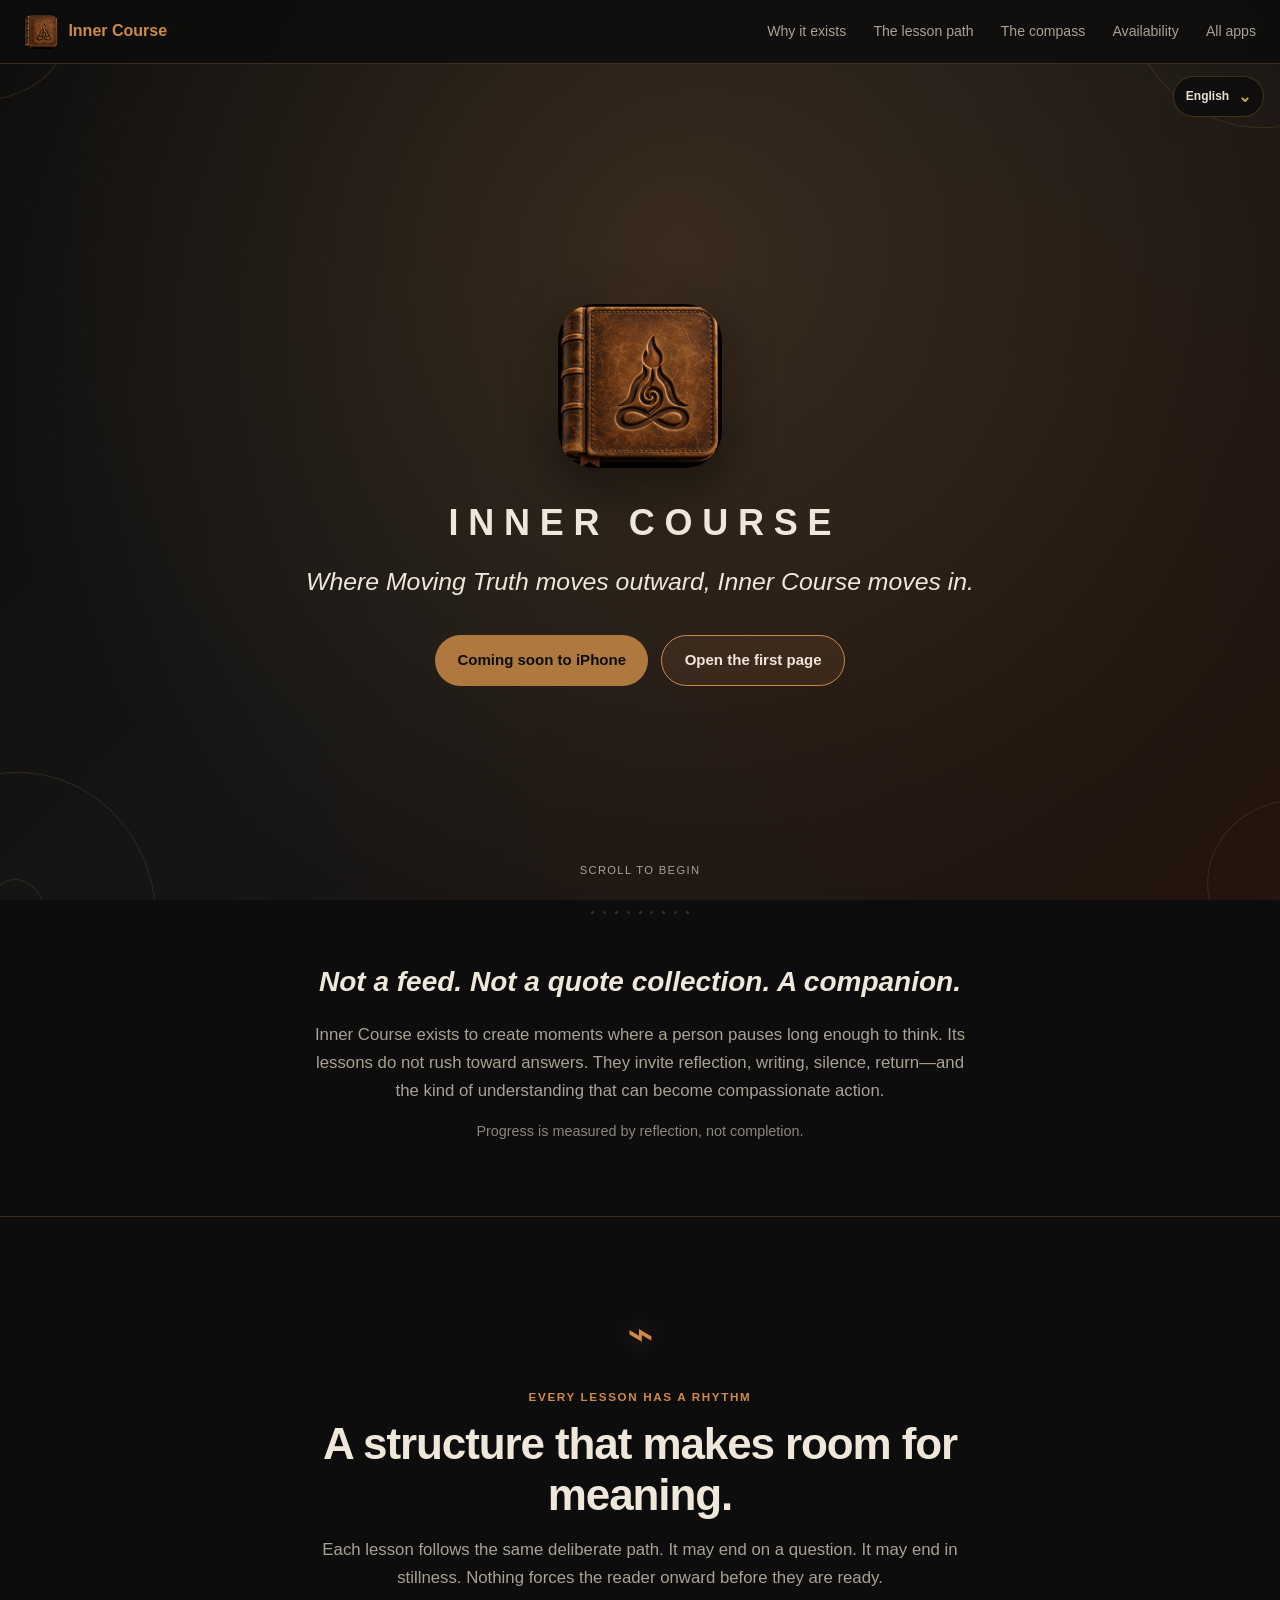
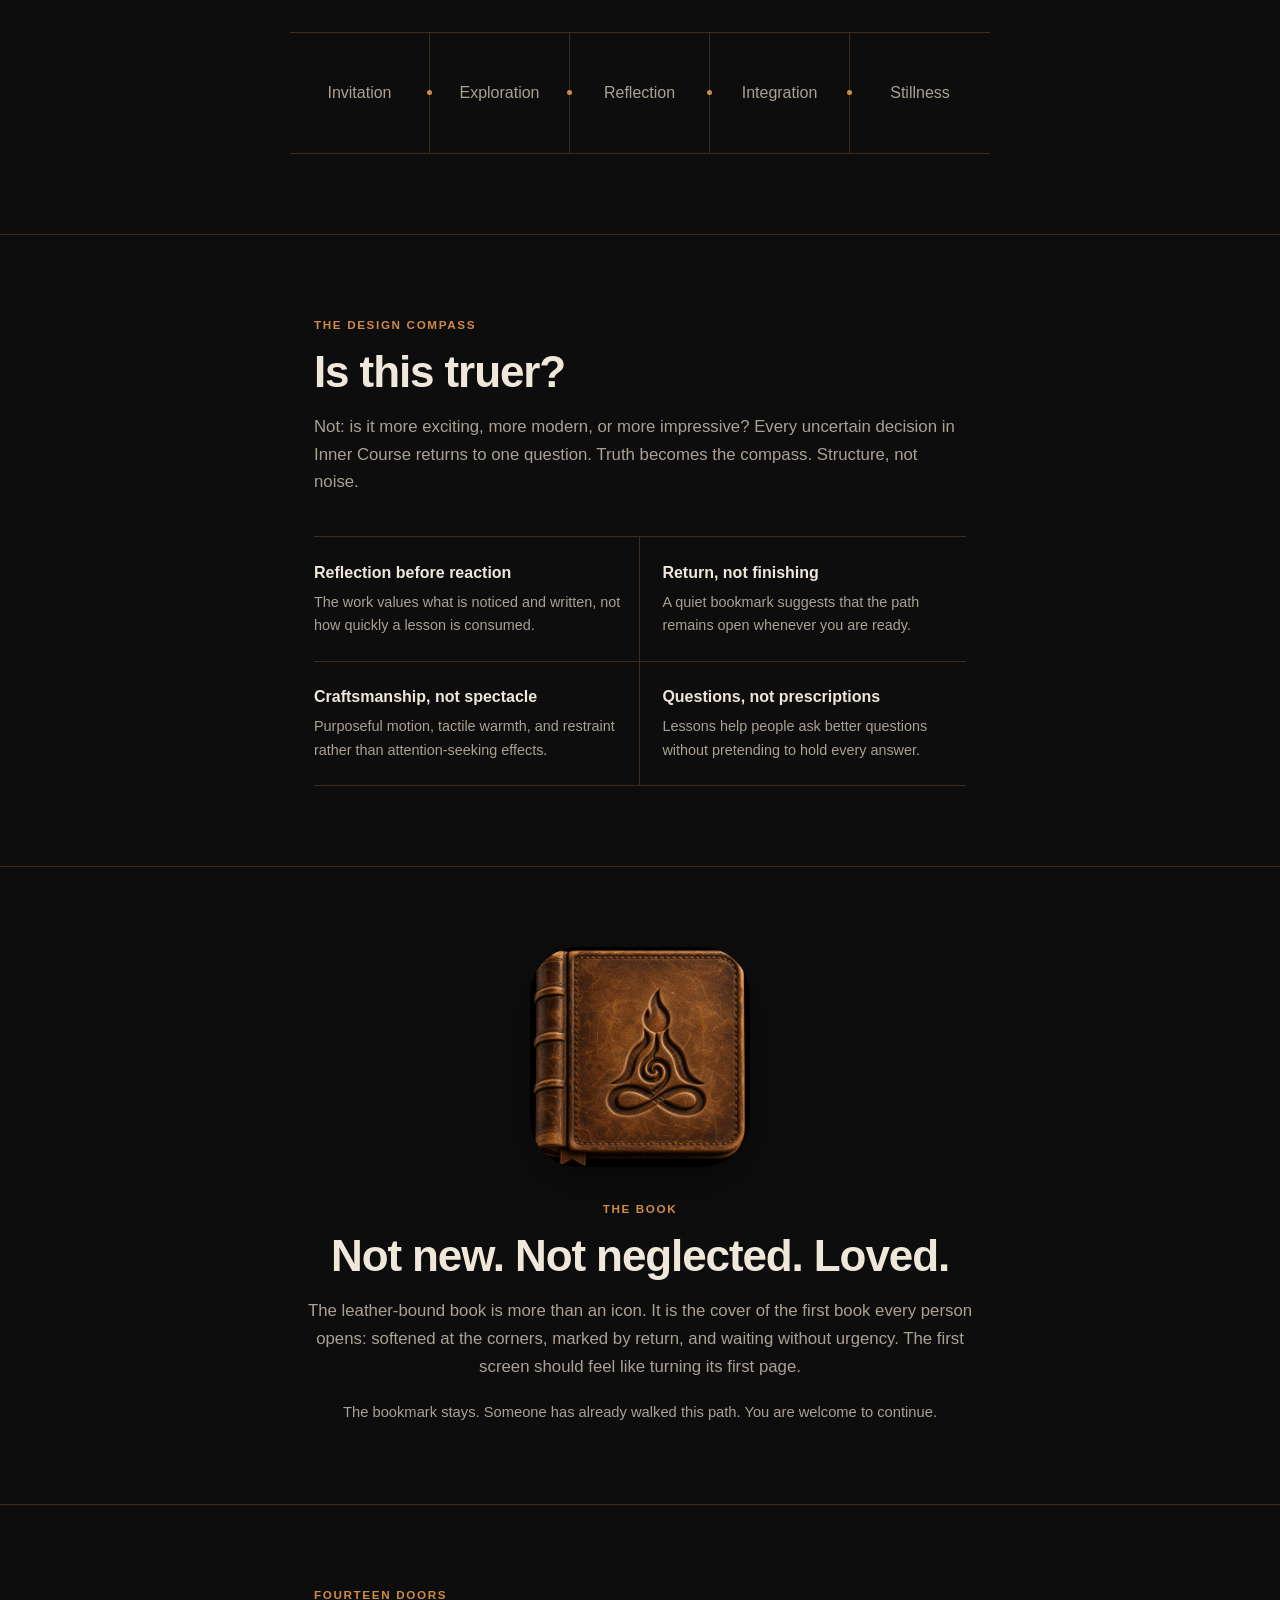
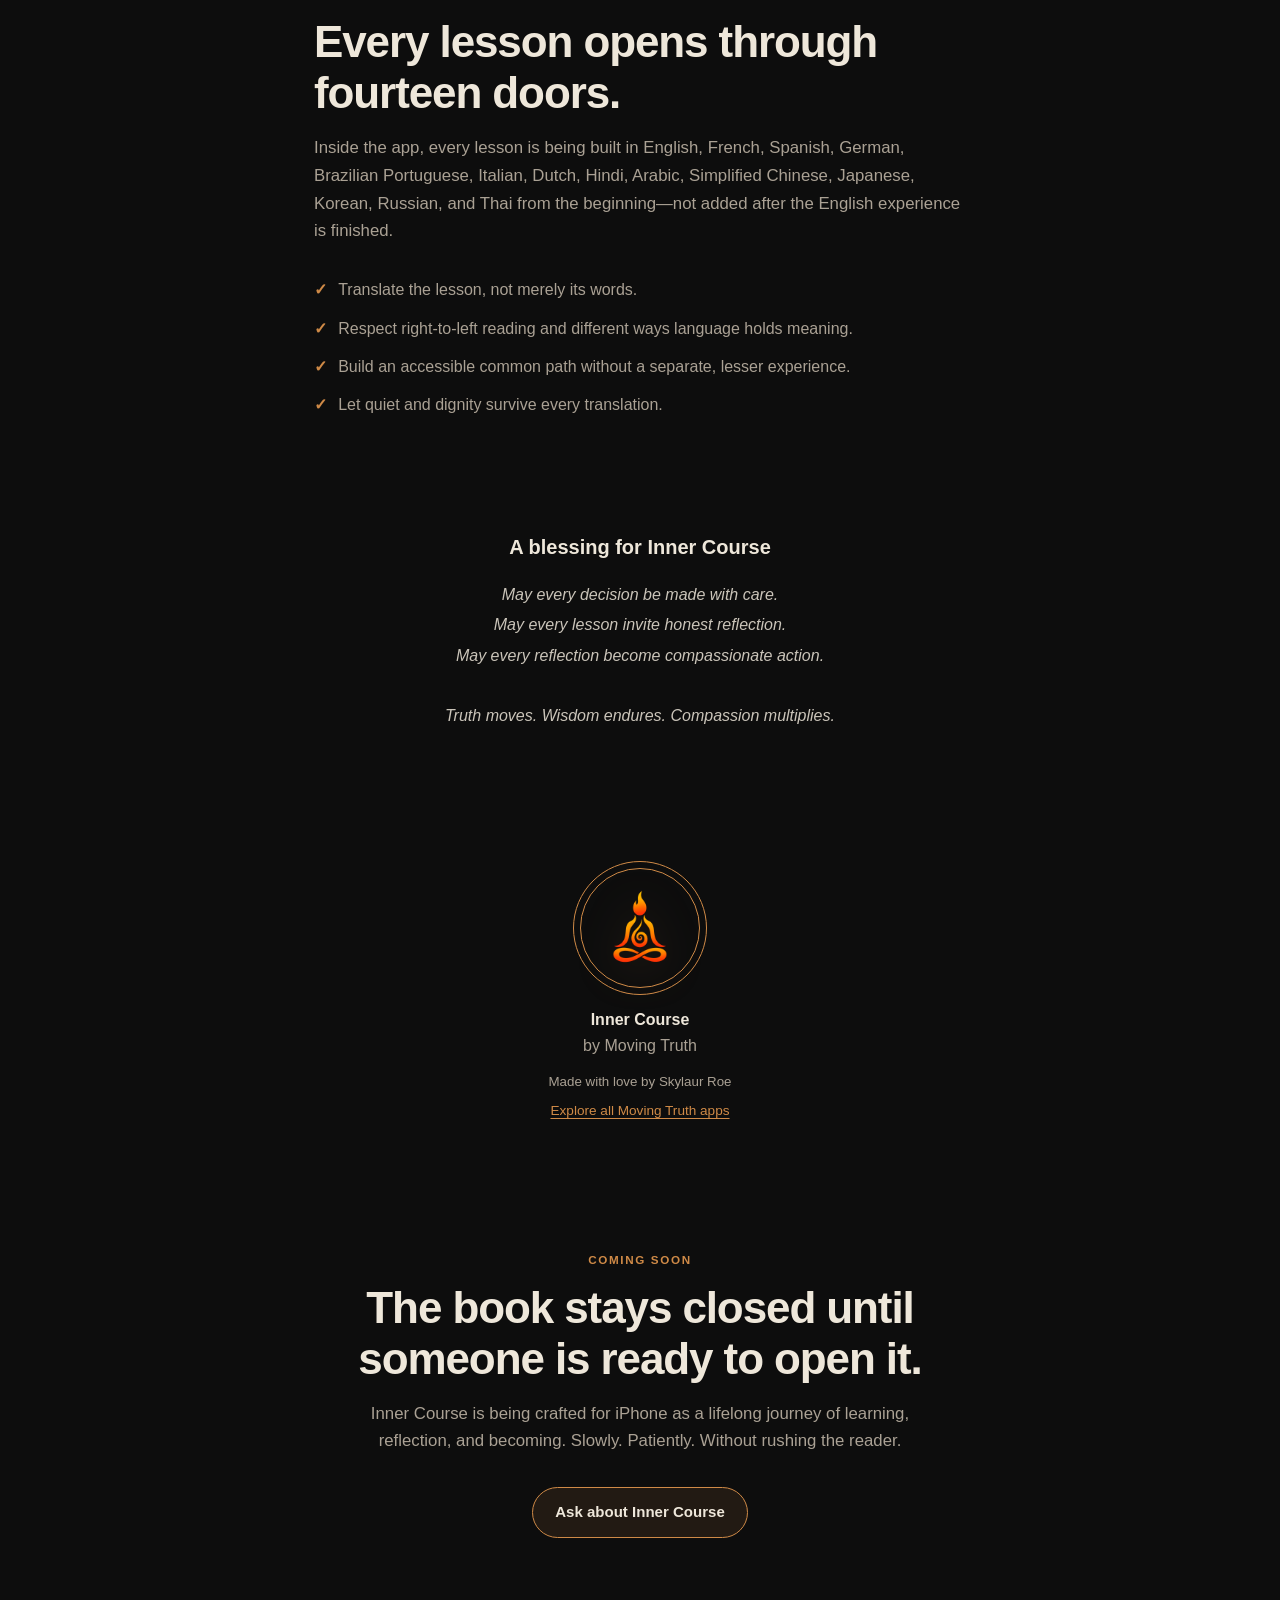
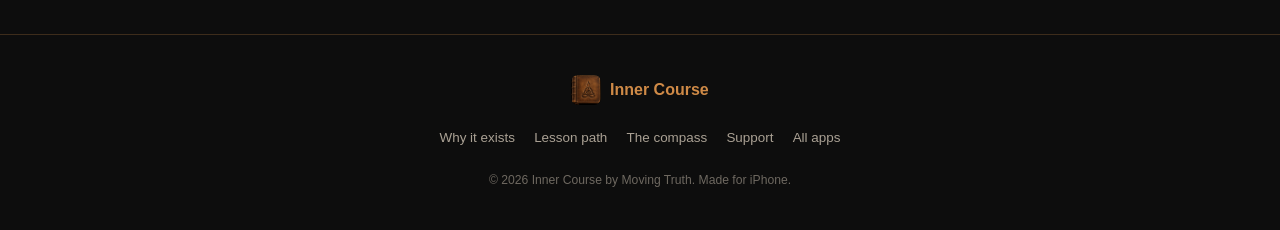
<file: index.html>
<!DOCTYPE html>
<html lang="en">
<head>
  <meta charset="UTF-8">
  <meta name="viewport" content="width=device-width, initial-scale=1.0">
  <meta name="theme-color" content="#0D0D0D">
  <meta name="description" content="Inner Course is a handcrafted lessons-and-reflection app by Moving Truth. Not a feed. Not gamified. A companion for the inward journey. Coming soon to iPhone.">
  <meta property="og:title" content="Inner Course — by Moving Truth">
  <meta property="og:description" content="Where Moving Truth moves outward, Inner Course moves in.">
  <meta property="og:type" content="website">
  <meta property="og:url" content="https://inner-course.movingtruth.com/">
  <meta property="og:image" content="https://inner-course.movingtruth.com/assets/icon.png?v=20261030">
  <meta name="twitter:card" content="summary_large_image">
  <title>Inner Course — by Moving Truth</title>
  <link rel="icon" type="image/png" href="assets/icon.png?v=20261030">
  <link rel="apple-touch-icon" href="assets/icon.png?v=20261030">
  <link rel="stylesheet" href="styles.css?v=book-image-1">
  <script src="site.js" defer></script>













































<!-- family-localization-meta:start -->
<link rel="canonical" href="https://inner-course.movingtruth.com/">
<link rel="alternate" hreflang="en" href="https://inner-course.movingtruth.com/">
<link rel="alternate" hreflang="fr" href="https://inner-course.movingtruth.com/fr/">
<link rel="alternate" hreflang="es" href="https://inner-course.movingtruth.com/es/">
<link rel="alternate" hreflang="de" href="https://inner-course.movingtruth.com/de/">
<link rel="alternate" hreflang="pt-BR" href="https://inner-course.movingtruth.com/pt-BR/">
<link rel="alternate" hreflang="it" href="https://inner-course.movingtruth.com/it/">
<link rel="alternate" hreflang="nl" href="https://inner-course.movingtruth.com/nl/">
<link rel="alternate" hreflang="hi" href="https://inner-course.movingtruth.com/hi/">
<link rel="alternate" hreflang="ar" href="https://inner-course.movingtruth.com/ar/">
<link rel="alternate" hreflang="zh-Hans" href="https://inner-course.movingtruth.com/zh-Hans/">
<link rel="alternate" hreflang="ja" href="https://inner-course.movingtruth.com/ja/">
<link rel="alternate" hreflang="ko" href="https://inner-course.movingtruth.com/ko/">
<link rel="alternate" hreflang="ru" href="https://inner-course.movingtruth.com/ru/">
<link rel="alternate" hreflang="th" href="https://inner-course.movingtruth.com/th/">
<link rel="alternate" hreflang="x-default" href="https://inner-course.movingtruth.com/">
<!-- family-localization-meta:end -->

<!-- family-localization-style:start -->
<style>
  .family-language{position:absolute;z-index:900;inset-block-start:4.75rem;inset-inline-end:1rem;color:#e8e0d0;font:600 .75rem/1.2 -apple-system,BlinkMacSystemFont,"Segoe UI",sans-serif}
  .family-language details{position:relative}
  .family-language summary{min-block-size:2.6rem;display:flex;align-items:center;gap:.55rem;padding:.3rem .75rem;list-style:none;border:1px solid rgba(201,168,76,.24);border-radius:999px;background:rgba(13,13,13,.82);cursor:pointer;backdrop-filter:blur(12px)}
  .family-language summary::-webkit-details-marker{display:none}
  .family-language summary::after{content:"⌄";font-size:1rem;color:#c9a84c}
  .family-language details[open] summary::after{transform:rotate(180deg)}
  .family-language__label{position:absolute;inline-size:1px;block-size:1px;padding:0;margin:-1px;overflow:hidden;clip:rect(0,0,0,0);white-space:nowrap;border:0}
  .family-language__menu{position:absolute;inset-block-start:calc(100% + .45rem);inset-inline-end:0;min-inline-size:12rem;max-block-size:min(65vh,28rem);overflow:auto;display:grid;gap:.2rem;padding:.4rem;border:1px solid rgba(201,168,76,.24);border-radius:16px;background:rgba(13,13,13,.97);box-shadow:0 16px 45px rgba(0,0,0,.42);backdrop-filter:blur(16px)}
  .family-language a{min-block-size:2.5rem;display:flex;align-items:center;padding:0 .7rem;border-radius:10px;color:inherit;text-decoration:none;white-space:nowrap}
  .family-language a:hover,.family-language a:focus-visible{background:rgba(201,168,76,.16);outline:2px solid transparent}
  .family-language a[aria-current="page"]{background:#c9a84c;color:#111}
  .language-suggestion{position:fixed;z-index:1100;inset-inline:50%;inset-block-end:1rem;transform:translateX(-50%);inline-size:min(calc(100% - 2rem),42rem);display:flex;align-items:center;justify-content:center;gap:.7rem;flex-wrap:wrap;padding:.8rem 1rem;border:1px solid rgba(201,168,76,.42);border-radius:16px;background:rgba(13,13,13,.96);color:#e8e0d0;font:600 .88rem/1.4 -apple-system,BlinkMacSystemFont,"Segoe UI",sans-serif;box-shadow:0 16px 45px rgba(0,0,0,.42);backdrop-filter:blur(16px)}
  .language-suggestion p{margin:0;color:#e8e0d0}
  .language-suggestion a,.language-suggestion button{min-block-size:2.35rem;display:inline-flex;align-items:center;padding:0 .8rem;border:1px solid rgba(201,168,76,.5);border-radius:999px;background:transparent;color:#e8e0d0;font:inherit;text-decoration:none;cursor:pointer}
  .language-suggestion a{background:#c9a84c;color:#111}
  .language-suggestion a:focus-visible,.language-suggestion button:focus-visible{outline:2px solid #f1d47a;outline-offset:2px}
  @media (max-width:700px){.family-language{inset-block-start:4.8rem;inset-inline-end:.75rem}}
</style>
<!-- family-localization-style:end -->
<!-- family-localization-script:start -->
<script src="localization/language-preference.js" defer></script>
<!-- family-localization-script:end -->
</head>
<body class="course">
<!-- family-localization:start -->
<div class="family-language">
<details>
<summary><span class="family-language__label">Language</span><span>English</span></summary>
<nav class="family-language__menu" aria-label="Language">
  <a href="https://inner-course.movingtruth.com/" lang="en" data-language-choice="en" aria-current="page">English</a>
  <a href="https://inner-course.movingtruth.com/fr/" lang="fr" data-language-choice="fr">Français</a>
  <a href="https://inner-course.movingtruth.com/es/" lang="es" data-language-choice="es">Español</a>
  <a href="https://inner-course.movingtruth.com/de/" lang="de" data-language-choice="de">Deutsch</a>
  <a href="https://inner-course.movingtruth.com/pt-BR/" lang="pt-BR" data-language-choice="pt-BR">Português (Brasil)</a>
  <a href="https://inner-course.movingtruth.com/it/" lang="it" data-language-choice="it">Italiano</a>
  <a href="https://inner-course.movingtruth.com/nl/" lang="nl" data-language-choice="nl">Nederlands</a>
  <a href="https://inner-course.movingtruth.com/hi/" lang="hi" data-language-choice="hi">हिन्दी</a>
  <a href="https://inner-course.movingtruth.com/ar/" lang="ar" data-language-choice="ar">العربية</a>
  <a href="https://inner-course.movingtruth.com/zh-Hans/" lang="zh-Hans" data-language-choice="zh-Hans">简体中文</a>
  <a href="https://inner-course.movingtruth.com/ja/" lang="ja" data-language-choice="ja">日本語</a>
  <a href="https://inner-course.movingtruth.com/ko/" lang="ko" data-language-choice="ko">한국어</a>
  <a href="https://inner-course.movingtruth.com/ru/" lang="ru" data-language-choice="ru">Русский</a>
  <a href="https://inner-course.movingtruth.com/th/" lang="th" data-language-choice="th">ไทย</a>
</nav>
</details>
</div>
<!-- family-localization:end -->
  <a class="skip-link" href="#main-content">Skip to main content</a>

  <div class="living-canvas" aria-hidden="true">
    <div class="living-canvas__gradient"></div>
    <div class="living-canvas__glow"></div>
    <div class="living-canvas__motes" id="motes"></div>
    <svg class="living-canvas__corners" id="corner-spirals"></svg>
  </div>

  <header class="site-nav" role="banner">
    <a class="site-nav__brand" href="#top" aria-label="Inner Course home">
      <img src="assets/icon.png?v=20261030" alt="">
      <span>Inner Course</span>
    </a>
    <button class="site-nav__toggle" type="button" aria-expanded="false" aria-controls="site-links">
      <span class="sr-only">Open navigation</span>
      <span aria-hidden="true"></span><span aria-hidden="true"></span><span aria-hidden="true"></span>
    </button>
    <nav aria-label="Main navigation">
      <ul class="site-nav__links" id="site-links">
        <li><a href="#purpose">Why it exists</a></li>
        <li><a href="#lessons">The lesson path</a></li>
        <li><a href="#compass">The compass</a></li>
        <li><a href="#availability">Availability</a></li>
        <li><a href="https://apps.movingtruth.com">All apps</a></li>
      </ul>
    </nav>
  </header>

  <main id="main-content">
    <section class="hero" id="top" aria-labelledby="hero-title">
      <div class="hero__icon-wrap">
        <div class="hero__icon-glow"></div>
        <img class="hero__icon" src="assets/icon.png?v=20261030" alt="Inner Course app icon">
      </div>
      <h1 class="hero__name hero__name--product" id="hero-title">Inner Course</h1>
      <p class="hero__promise">Where Moving Truth moves outward, Inner Course moves in.</p>
      <div class="hero__actions">
        <span class="button button--quiet" aria-label="Coming soon to iPhone">Coming soon to iPhone</span>
        <a class="button button--outline" href="#purpose">Open the first page</a>
      </div>
      <p class="hero__scroll" aria-hidden="true">scroll to begin</p>
    </section>

    <div class="dot-row" aria-hidden="true">
      <span></span><span></span><span></span><span></span><span></span><span></span><span></span><span></span><span></span>
    </div>

    <section class="intro" id="purpose" aria-labelledby="purpose-title">
      <h2 id="purpose-title">Not a feed. Not a quote collection. A companion.</h2>
      <p>Inner Course exists to create moments where a person pauses long enough to think. Its lessons do not rush toward answers. They invite reflection, writing, silence, return—and the kind of understanding that can become compassionate action.</p>
      <p class="intro__trust">Progress is measured by reflection, not completion.</p>
    </section>

    <section class="statement statement--bordered" id="lessons" aria-labelledby="lessons-title">
      <span class="statement__symbol" aria-hidden="true">⌁</span>
      <span class="eyebrow">Every lesson has a rhythm</span>
      <h2 id="lessons-title">A structure that makes room for meaning.</h2>
      <p>Each lesson follows the same deliberate path. It may end on a question. It may end in stillness. Nothing forces the reader onward before they are ready.</p>
      <ol class="step-line" aria-label="Inner Course lesson structure">
        <li>Invitation</li>
        <li>Exploration</li>
        <li>Reflection</li>
        <li>Integration</li>
        <li>Stillness</li>
      </ol>
    </section>

    <section class="statement" id="compass" aria-labelledby="compass-title">
      <span class="eyebrow">The design compass</span>
      <h2 id="compass-title">Is this truer?</h2>
      <p>Not: is it more exciting, more modern, or more impressive? Every uncertain decision in Inner Course returns to one question. Truth becomes the compass. Structure, not noise.</p>
      <div class="capability-lines" role="list">
        <div role="listitem"><strong>Reflection before reaction</strong><span>The work values what is noticed and written, not how quickly a lesson is consumed.</span></div>
        <div role="listitem"><strong>Return, not finishing</strong><span>A quiet bookmark suggests that the path remains open whenever you are ready.</span></div>
        <div role="listitem"><strong>Craftsmanship, not spectacle</strong><span>Purposeful motion, tactile warmth, and restraint rather than attention-seeking effects.</span></div>
        <div role="listitem"><strong>Questions, not prescriptions</strong><span>Lessons help people ask better questions without pretending to hold every answer.</span></div>
      </div>
    </section>

    <section class="statement statement--bordered" aria-labelledby="book-title">
      <span class="statement__book-art" aria-hidden="true"><img class="statement__book-icon" src="assets/icon.png?v=20261030" alt="" width="220" height="220" loading="lazy"></span>
      <span class="eyebrow">The book</span>
      <h2 id="book-title">Not new. Not neglected. Loved.</h2>
      <p>The leather-bound book is more than an icon. It is the cover of the first book every person opens: softened at the corners, marked by return, and waiting without urgency. The first screen should feel like turning its first page.</p>
      <p class="statement__note">The bookmark stays. Someone has already walked this path. You are welcome to continue.</p>
    </section>

    <section class="statement" aria-labelledby="language-title">
      <span class="eyebrow">Fourteen doors</span>
      <h2 id="language-title">Every lesson opens through fourteen doors.</h2>
      <p>Inside the app, every lesson is being built in English, French, Spanish, German, Brazilian Portuguese, Italian, Dutch, Hindi, Arabic, Simplified Chinese, Japanese, Korean, Russian, and Thai from the beginning—not added after the English experience is finished.</p>
      <ul class="truth-list">
        <li>Translate the lesson, not merely its words.</li>
        <li>Respect right-to-left reading and different ways language holds meaning.</li>
        <li>Build an accessible common path without a separate, lesser experience.</li>
        <li>Let quiet and dignity survive every translation.</li>
      </ul>
    </section>

    <section class="blessing" aria-labelledby="blessing-title">
      <h2 id="blessing-title">A blessing for Inner Course</h2>
      <p>May every decision be made with care.<br>May every lesson invite honest reflection.<br>May every reflection become compassionate action.<br><br>Truth moves. Wisdom endures. Compassion multiplies.</p>
    </section>

    <section class="moving-truth" aria-label="About Moving Truth">
      <a class="moving-truth__ring" href="https://movingtruth.com" aria-label="Moving Truth. Opens movingtruth.com">
        <img src="assets/moving-truth-logo.png" alt="Moving Truth logo">
      </a>
      <strong>Inner Course</strong>
      <span>by Moving Truth</span>
      <small>Made with love by Skylaur Roe</small>
      <a href="https://apps.movingtruth.com">Explore all Moving Truth apps</a>
    </section>

    <section class="closing" id="availability" aria-labelledby="availability-title">
      <span class="eyebrow">Coming soon</span>
      <h2 id="availability-title">The book stays closed until someone is ready to open it.</h2>
      <p>Inner Course is being crafted for iPhone as a lifelong journey of learning, reflection, and becoming. Slowly. Patiently. Without rushing the reader.</p>
      <a class="button button--outline" href="mailto:support@movingtruth.com?subject=Inner%20Course">Ask about Inner Course</a>
    </section>
  </main>

  <footer>
    <div class="footer__brand"><img src="assets/icon.png?v=20261030" alt=""><strong>Inner Course</strong></div>
    <nav aria-label="Footer navigation">
      <ul>
        <li><a href="#purpose">Why it exists</a></li>
        <li><a href="#lessons">Lesson path</a></li>
        <li><a href="#compass">The compass</a></li>
        <li><a href="mailto:support@movingtruth.com">Support</a></li>
        <li><a href="https://apps.movingtruth.com">All apps</a></li>
      </ul>
    </nav>
    <p>&copy; 2026 Inner Course by Moving Truth. Made for iPhone.</p>
  </footer>
</body>
</html>
</file>
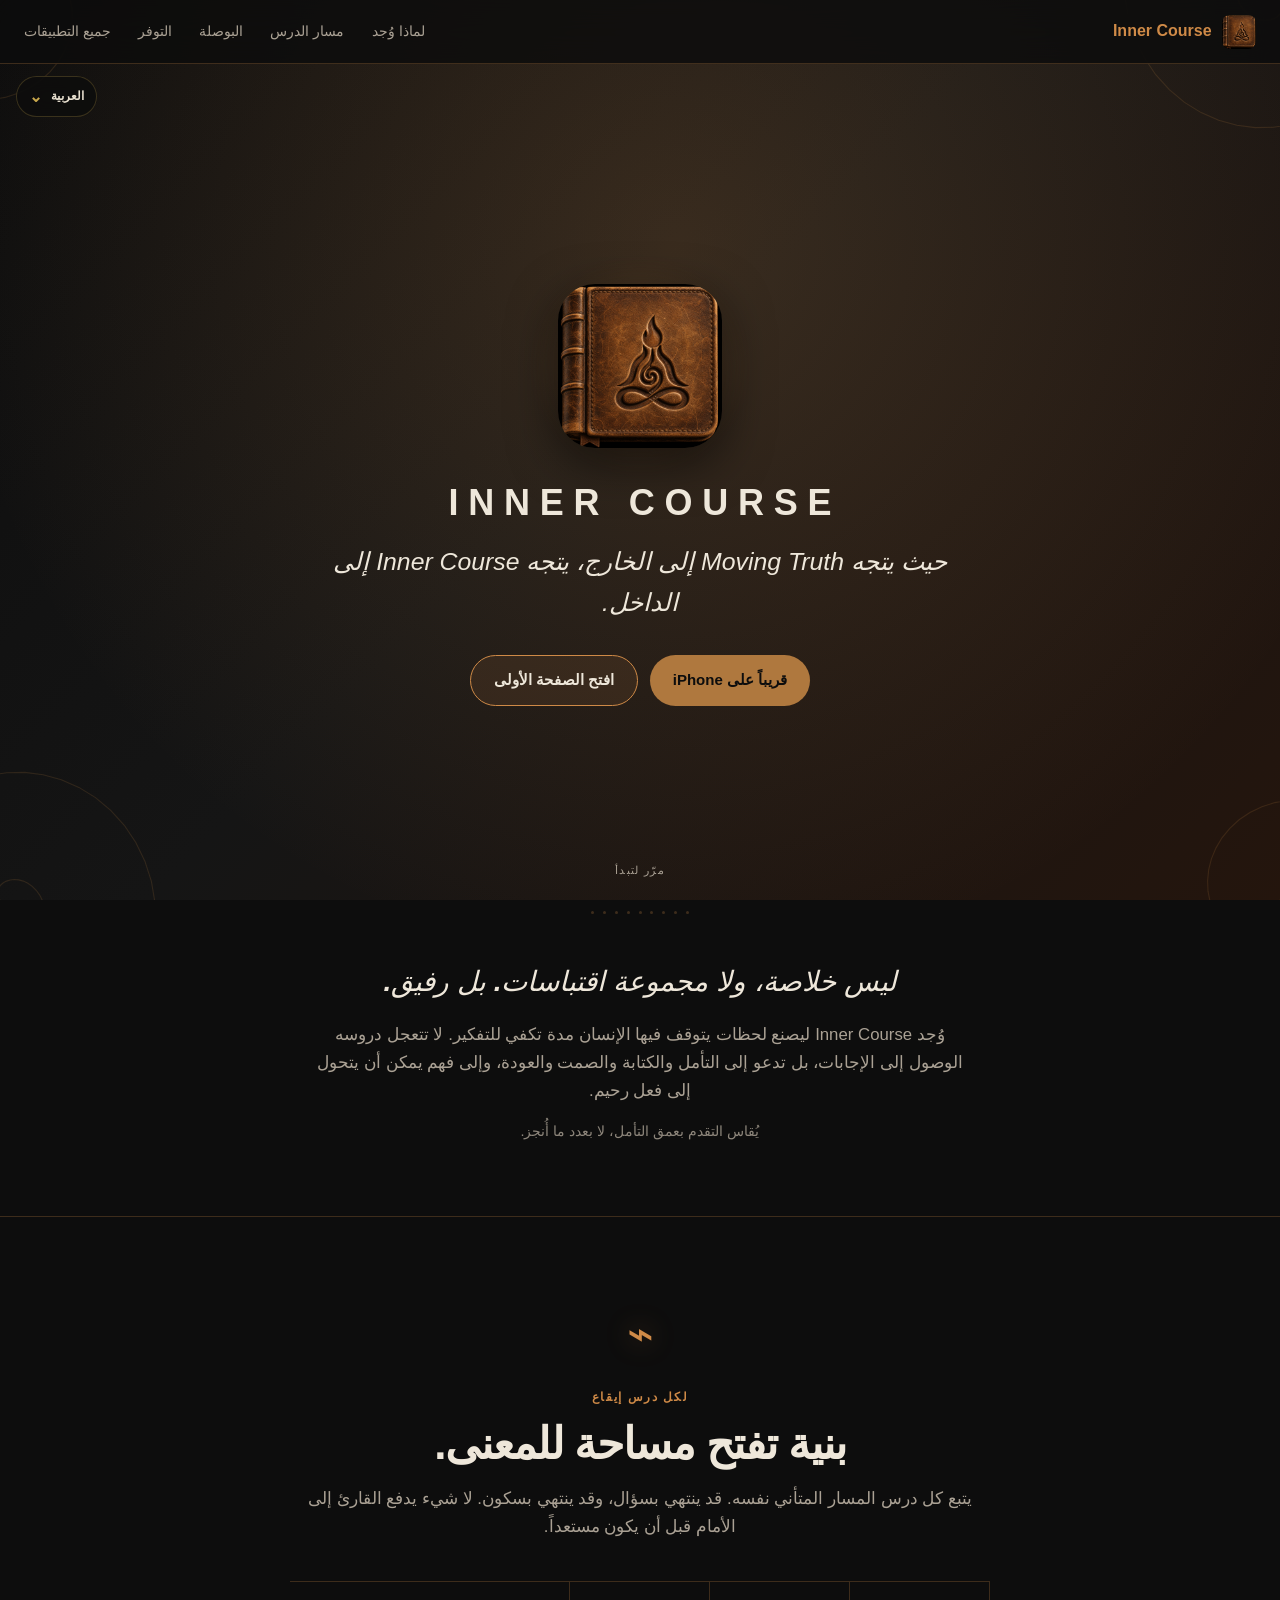
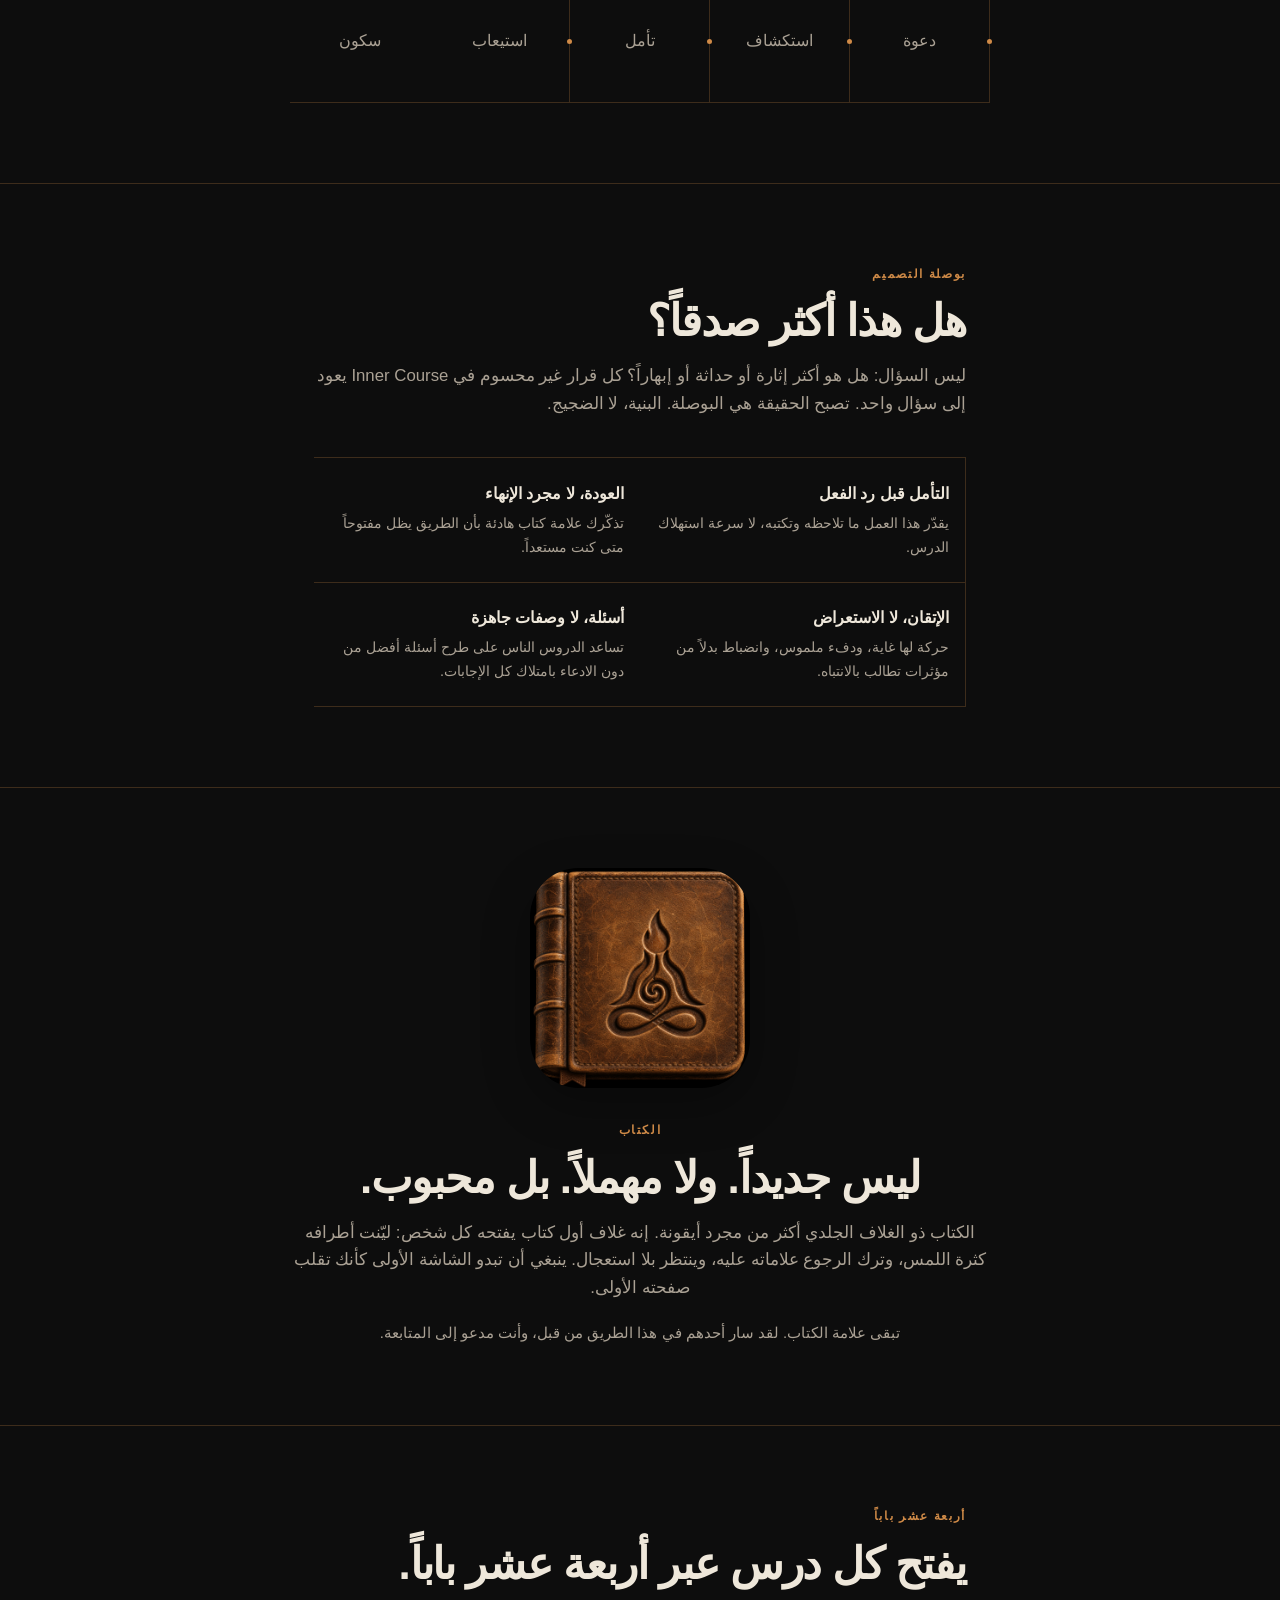
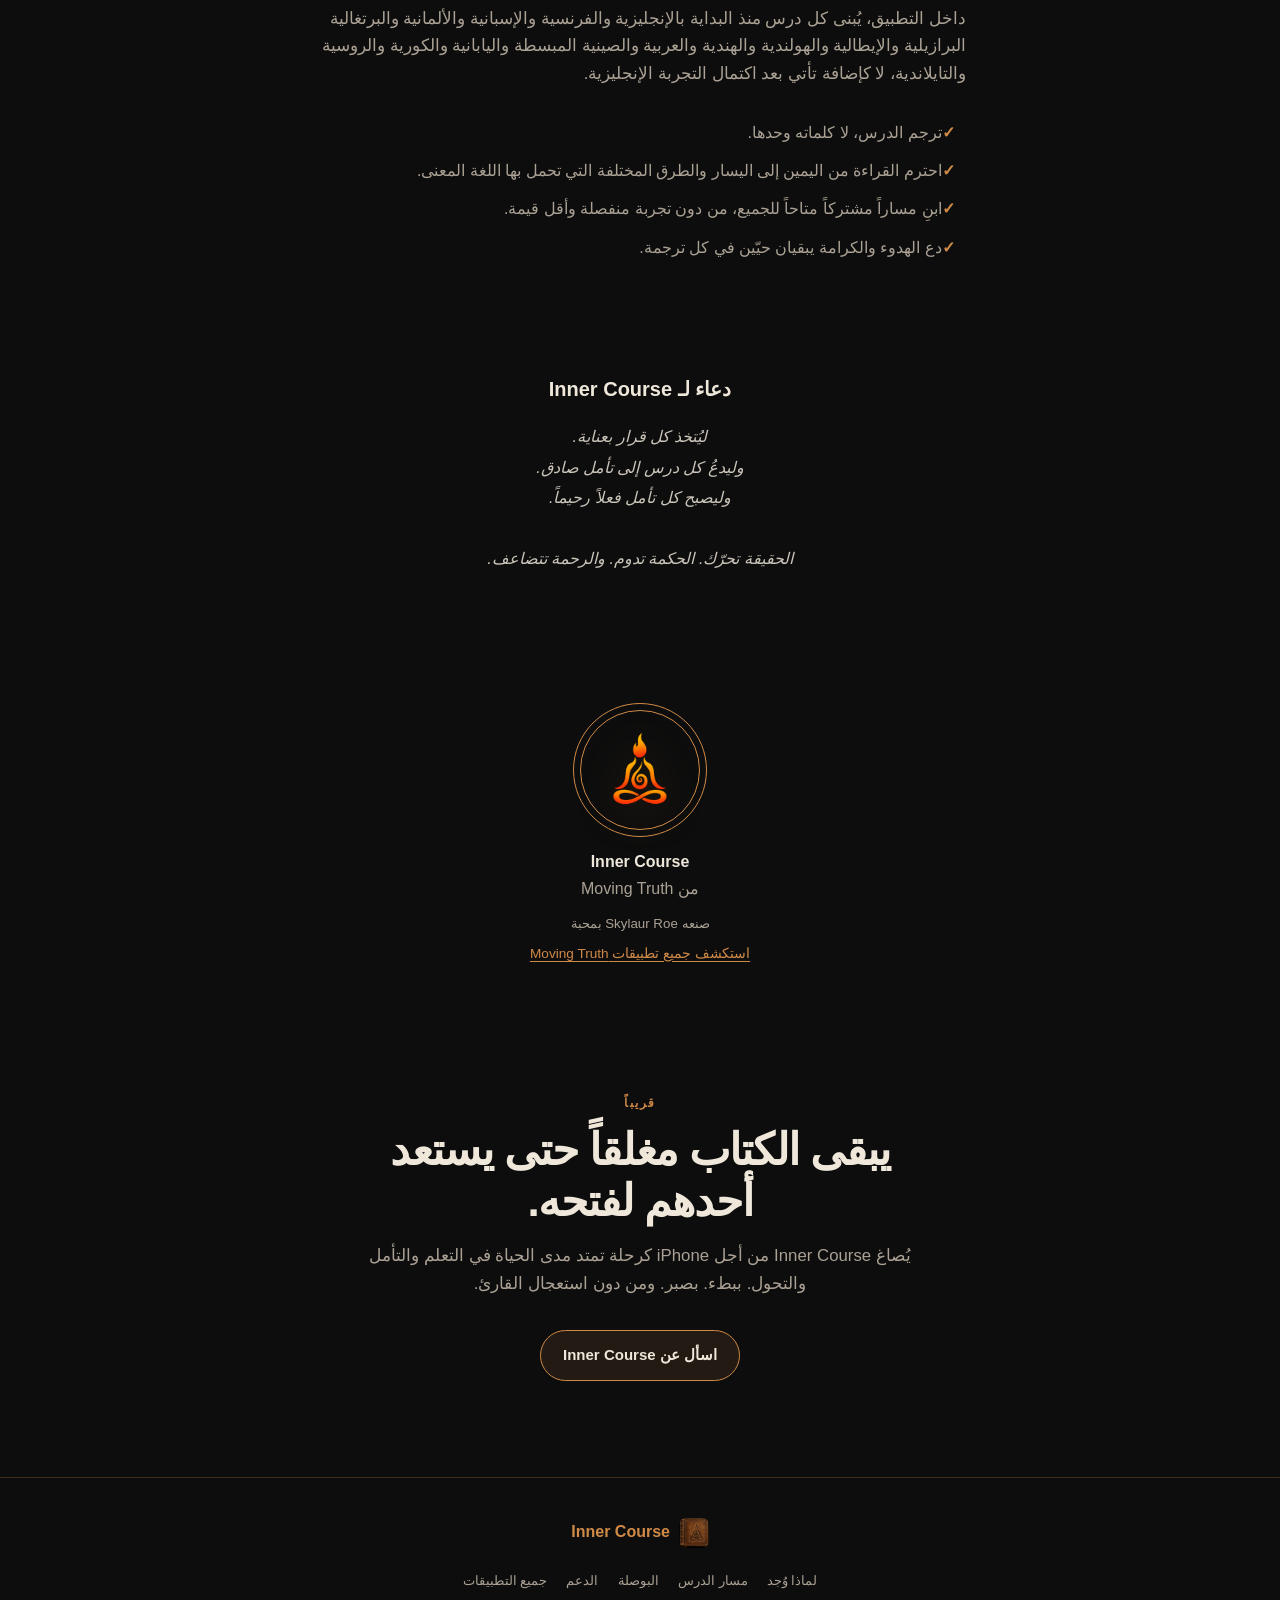
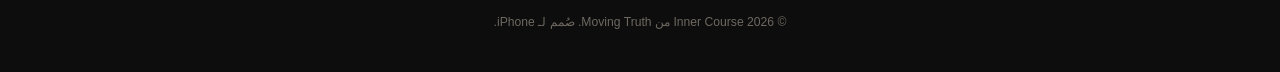
<file: ar/index.html>
<!DOCTYPE html>
<html lang="ar" dir="rtl">
<head>
  <meta charset="UTF-8">
  <meta name="viewport" content="width=device-width, initial-scale=1.0">
  <meta name="theme-color" content="#0D0D0D">
  <meta name="description" content="Inner Course تطبيق للدروس والتأمل صاغته Moving Truth بعناية. ليس خلاصة، ولا لعبة. بل رفيق للرحلة إلى الداخل. قريباً على iPhone.">
  <meta property="og:title" content="Inner Course — من Moving Truth">
  <meta property="og:description" content="حيث يتجه Moving Truth إلى الخارج، يتجه Inner Course إلى الداخل.">
  <meta property="og:type" content="website">
  <meta property="og:url" content="https://inner-course.movingtruth.com/ar/">
  <meta property="og:image" content="https://inner-course.movingtruth.com/assets/icon.png?v=20261030">
  <meta name="twitter:card" content="summary_large_image">
  <title>Inner Course — من Moving Truth</title>
  <link rel="icon" type="image/png" href="../assets/icon.png?v=20261030">
  <link rel="apple-touch-icon" href="../assets/icon.png?v=20261030">
  <link rel="stylesheet" href="../styles.css?v=book-image-1">
  <script src="site.js" defer></script>













































<!-- family-localization-meta:start -->
<link rel="canonical" href="https://inner-course.movingtruth.com/ar/">
<link rel="alternate" hreflang="en" href="https://inner-course.movingtruth.com/">
<link rel="alternate" hreflang="fr" href="https://inner-course.movingtruth.com/fr/">
<link rel="alternate" hreflang="es" href="https://inner-course.movingtruth.com/es/">
<link rel="alternate" hreflang="de" href="https://inner-course.movingtruth.com/de/">
<link rel="alternate" hreflang="pt-BR" href="https://inner-course.movingtruth.com/pt-BR/">
<link rel="alternate" hreflang="it" href="https://inner-course.movingtruth.com/it/">
<link rel="alternate" hreflang="nl" href="https://inner-course.movingtruth.com/nl/">
<link rel="alternate" hreflang="hi" href="https://inner-course.movingtruth.com/hi/">
<link rel="alternate" hreflang="ar" href="https://inner-course.movingtruth.com/ar/">
<link rel="alternate" hreflang="zh-Hans" href="https://inner-course.movingtruth.com/zh-Hans/">
<link rel="alternate" hreflang="ja" href="https://inner-course.movingtruth.com/ja/">
<link rel="alternate" hreflang="ko" href="https://inner-course.movingtruth.com/ko/">
<link rel="alternate" hreflang="ru" href="https://inner-course.movingtruth.com/ru/">
<link rel="alternate" hreflang="th" href="https://inner-course.movingtruth.com/th/">
<link rel="alternate" hreflang="x-default" href="https://inner-course.movingtruth.com/">
<!-- family-localization-meta:end -->

<!-- family-localization-style:start -->
<style>
  .family-language{position:absolute;z-index:900;inset-block-start:4.75rem;inset-inline-end:1rem;color:#e8e0d0;font:600 .75rem/1.2 -apple-system,BlinkMacSystemFont,"Segoe UI",sans-serif}
  .family-language details{position:relative}
  .family-language summary{min-block-size:2.6rem;display:flex;align-items:center;gap:.55rem;padding:.3rem .75rem;list-style:none;border:1px solid rgba(201,168,76,.24);border-radius:999px;background:rgba(13,13,13,.82);cursor:pointer;backdrop-filter:blur(12px)}
  .family-language summary::-webkit-details-marker{display:none}
  .family-language summary::after{content:"⌄";font-size:1rem;color:#c9a84c}
  .family-language details[open] summary::after{transform:rotate(180deg)}
  .family-language__label{position:absolute;inline-size:1px;block-size:1px;padding:0;margin:-1px;overflow:hidden;clip:rect(0,0,0,0);white-space:nowrap;border:0}
  .family-language__menu{position:absolute;inset-block-start:calc(100% + .45rem);inset-inline-end:0;min-inline-size:12rem;max-block-size:min(65vh,28rem);overflow:auto;display:grid;gap:.2rem;padding:.4rem;border:1px solid rgba(201,168,76,.24);border-radius:16px;background:rgba(13,13,13,.97);box-shadow:0 16px 45px rgba(0,0,0,.42);backdrop-filter:blur(16px)}
  .family-language a{min-block-size:2.5rem;display:flex;align-items:center;padding:0 .7rem;border-radius:10px;color:inherit;text-decoration:none;white-space:nowrap}
  .family-language a:hover,.family-language a:focus-visible{background:rgba(201,168,76,.16);outline:2px solid transparent}
  .family-language a[aria-current="page"]{background:#c9a84c;color:#111}
  .language-suggestion{position:fixed;z-index:1100;inset-inline:50%;inset-block-end:1rem;transform:translateX(-50%);inline-size:min(calc(100% - 2rem),42rem);display:flex;align-items:center;justify-content:center;gap:.7rem;flex-wrap:wrap;padding:.8rem 1rem;border:1px solid rgba(201,168,76,.42);border-radius:16px;background:rgba(13,13,13,.96);color:#e8e0d0;font:600 .88rem/1.4 -apple-system,BlinkMacSystemFont,"Segoe UI",sans-serif;box-shadow:0 16px 45px rgba(0,0,0,.42);backdrop-filter:blur(16px)}
  .language-suggestion p{margin:0;color:#e8e0d0}
  .language-suggestion a,.language-suggestion button{min-block-size:2.35rem;display:inline-flex;align-items:center;padding:0 .8rem;border:1px solid rgba(201,168,76,.5);border-radius:999px;background:transparent;color:#e8e0d0;font:inherit;text-decoration:none;cursor:pointer}
  .language-suggestion a{background:#c9a84c;color:#111}
  .language-suggestion a:focus-visible,.language-suggestion button:focus-visible{outline:2px solid #f1d47a;outline-offset:2px}
  @media (max-width:700px){.family-language{inset-block-start:4.8rem;inset-inline-end:.75rem}}
</style>
<!-- family-localization-style:end -->
<!-- family-localization-script:start -->
<script src="../localization/language-preference.js" defer></script>
<!-- family-localization-script:end -->
</head>
<body class="course">
<!-- family-localization:start -->
<div class="family-language">
<details>
<summary><span class="family-language__label">اللغة</span><span>العربية</span></summary>
<nav class="family-language__menu" aria-label="اللغة">
  <a href="https://inner-course.movingtruth.com/" lang="en" data-language-choice="en">English</a>
  <a href="https://inner-course.movingtruth.com/fr/" lang="fr" data-language-choice="fr">Français</a>
  <a href="https://inner-course.movingtruth.com/es/" lang="es" data-language-choice="es">Español</a>
  <a href="https://inner-course.movingtruth.com/de/" lang="de" data-language-choice="de">Deutsch</a>
  <a href="https://inner-course.movingtruth.com/pt-BR/" lang="pt-BR" data-language-choice="pt-BR">Português (Brasil)</a>
  <a href="https://inner-course.movingtruth.com/it/" lang="it" data-language-choice="it">Italiano</a>
  <a href="https://inner-course.movingtruth.com/nl/" lang="nl" data-language-choice="nl">Nederlands</a>
  <a href="https://inner-course.movingtruth.com/hi/" lang="hi" data-language-choice="hi">हिन्दी</a>
  <a href="https://inner-course.movingtruth.com/ar/" lang="ar" data-language-choice="ar" aria-current="page">العربية</a>
  <a href="https://inner-course.movingtruth.com/zh-Hans/" lang="zh-Hans" data-language-choice="zh-Hans">简体中文</a>
  <a href="https://inner-course.movingtruth.com/ja/" lang="ja" data-language-choice="ja">日本語</a>
  <a href="https://inner-course.movingtruth.com/ko/" lang="ko" data-language-choice="ko">한국어</a>
  <a href="https://inner-course.movingtruth.com/ru/" lang="ru" data-language-choice="ru">Русский</a>
  <a href="https://inner-course.movingtruth.com/th/" lang="th" data-language-choice="th">ไทย</a>
</nav>
</details>
</div>
<!-- family-localization:end -->
  <a class="skip-link" href="#main-content">انتقل إلى المحتوى الرئيسي</a>

  <div class="living-canvas" aria-hidden="true">
    <div class="living-canvas__gradient"></div>
    <div class="living-canvas__glow"></div>
    <div class="living-canvas__motes" id="motes"></div>
    <svg class="living-canvas__corners" id="corner-spirals"></svg>
  </div>

  <header class="site-nav" role="banner">
    <a class="site-nav__brand" href="#top" aria-label="الصفحة الرئيسية لـ Inner Course">
      <img src="../assets/icon.png?v=20261030" alt="">
      <span>Inner Course</span>
    </a>
    <button class="site-nav__toggle" type="button" aria-expanded="false" aria-controls="site-links">
      <span class="sr-only">افتح قائمة التنقل</span>
      <span aria-hidden="true"></span><span aria-hidden="true"></span><span aria-hidden="true"></span>
    </button>
    <nav aria-label="التنقل الرئيسي">
      <ul class="site-nav__links" id="site-links">
        <li><a href="#purpose">لماذا وُجد</a></li>
        <li><a href="#lessons">مسار الدرس</a></li>
        <li><a href="#compass">البوصلة</a></li>
        <li><a href="#availability">التوفر</a></li>
        <li><a href="https://apps.movingtruth.com/ar/">جميع التطبيقات</a></li>
      </ul>
    </nav>
  </header>

  <main id="main-content">
    <section class="hero" id="top" aria-labelledby="hero-title">
      <div class="hero__icon-wrap">
        <div class="hero__icon-glow"></div>
        <img class="hero__icon" src="../assets/icon.png?v=20261030" alt="Inner Course — أيقونة التطبيق">
      </div>
      <h1 class="hero__name hero__name--product" id="hero-title">Inner Course</h1>
      <p class="hero__promise">حيث يتجه Moving Truth إلى الخارج، يتجه Inner Course إلى الداخل.</p>
      <div class="hero__actions">
        <span class="button button--quiet" aria-label="قريباً على iPhone">قريباً على iPhone</span>
        <a class="button button--outline" href="#purpose">افتح الصفحة الأولى</a>
      </div>
      <p class="hero__scroll" aria-hidden="true">مرّر لتبدأ</p>
    </section>

    <div class="dot-row" aria-hidden="true">
      <span></span><span></span><span></span><span></span><span></span><span></span><span></span><span></span><span></span>
    </div>

    <section class="intro" id="purpose" aria-labelledby="purpose-title">
      <h2 id="purpose-title">ليس خلاصة، ولا مجموعة اقتباسات. بل رفيق.</h2>
      <p>وُجد Inner Course ليصنع لحظات يتوقف فيها الإنسان مدة تكفي للتفكير. لا تتعجل دروسه الوصول إلى الإجابات، بل تدعو إلى التأمل والكتابة والصمت والعودة، وإلى فهم يمكن أن يتحول إلى فعل رحيم.</p>
      <p class="intro__trust">يُقاس التقدم بعمق التأمل، لا بعدد ما أُنجز.</p>
    </section>

    <section class="statement statement--bordered" id="lessons" aria-labelledby="lessons-title">
      <span class="statement__symbol" aria-hidden="true">⌁</span>
      <span class="eyebrow">لكل درس إيقاع</span>
      <h2 id="lessons-title">بنية تفتح مساحة للمعنى.</h2>
      <p>يتبع كل درس المسار المتأني نفسه. قد ينتهي بسؤال، وقد ينتهي بسكون. لا شيء يدفع القارئ إلى الأمام قبل أن يكون مستعداً.</p>
      <ol class="step-line" aria-label="بنية درس Inner Course">
        <li>دعوة</li>
        <li>استكشاف</li>
        <li>تأمل</li>
        <li>استيعاب</li>
        <li>سكون</li>
      </ol>
    </section>

    <section class="statement" id="compass" aria-labelledby="compass-title">
      <span class="eyebrow">بوصلة التصميم</span>
      <h2 id="compass-title">هل هذا أكثر صدقاً؟</h2>
      <p>ليس السؤال: هل هو أكثر إثارة أو حداثة أو إبهاراً؟ كل قرار غير محسوم في Inner Course يعود إلى سؤال واحد. تصبح الحقيقة هي البوصلة. البنية، لا الضجيج.</p>
      <div class="capability-lines" role="list">
        <div role="listitem"><strong>التأمل قبل رد الفعل</strong><span>يقدّر هذا العمل ما تلاحظه وتكتبه، لا سرعة استهلاك الدرس.</span></div>
        <div role="listitem"><strong>العودة، لا مجرد الإنهاء</strong><span>تذكّرك علامة كتاب هادئة بأن الطريق يظل مفتوحاً متى كنت مستعداً.</span></div>
        <div role="listitem"><strong>الإتقان، لا الاستعراض</strong><span>حركة لها غاية، ودفء ملموس، وانضباط بدلاً من مؤثرات تطالب بالانتباه.</span></div>
        <div role="listitem"><strong>أسئلة، لا وصفات جاهزة</strong><span>تساعد الدروس الناس على طرح أسئلة أفضل من دون الادعاء بامتلاك كل الإجابات.</span></div>
      </div>
    </section>

    <section class="statement statement--bordered" aria-labelledby="book-title">
      <span class="statement__book-art" aria-hidden="true"><img class="statement__book-icon" src="../assets/icon.png?v=20261030" alt="" width="220" height="220" loading="lazy"></span>
      <span class="eyebrow">الكتاب</span>
      <h2 id="book-title">ليس جديداً. ولا مهملاً. بل محبوب.</h2>
      <p>الكتاب ذو الغلاف الجلدي أكثر من مجرد أيقونة. إنه غلاف أول كتاب يفتحه كل شخص: ليّنت أطرافه كثرة اللمس، وترك الرجوع علاماته عليه، وينتظر بلا استعجال. ينبغي أن تبدو الشاشة الأولى كأنك تقلب صفحته الأولى.</p>
      <p class="statement__note">تبقى علامة الكتاب. لقد سار أحدهم في هذا الطريق من قبل، وأنت مدعو إلى المتابعة.</p>
    </section>

    <section class="statement" aria-labelledby="language-title">
      <span class="eyebrow">أربعة عشر باباً</span>
      <h2 id="language-title">يفتح كل درس عبر أربعة عشر باباً.</h2>
      <p>داخل التطبيق، يُبنى كل درس منذ البداية بالإنجليزية والفرنسية والإسبانية والألمانية والبرتغالية البرازيلية والإيطالية والهولندية والهندية والعربية والصينية المبسطة واليابانية والكورية والروسية والتايلاندية، لا كإضافة تأتي بعد اكتمال التجربة الإنجليزية.</p>
      <ul class="truth-list">
        <li>ترجم الدرس، لا كلماته وحدها.</li>
        <li>احترم القراءة من اليمين إلى اليسار والطرق المختلفة التي تحمل بها اللغة المعنى.</li>
        <li>ابنِ مساراً مشتركاً متاحاً للجميع، من دون تجربة منفصلة وأقل قيمة.</li>
        <li>دع الهدوء والكرامة يبقيان حيّين في كل ترجمة.</li>
      </ul>
    </section>

    <section class="blessing" aria-labelledby="blessing-title">
      <h2 id="blessing-title">دعاء لـ Inner Course</h2>
      <p>ليُتخذ كل قرار بعناية.<br>وليدعُ كل درس إلى تأمل صادق.<br>وليصبح كل تأمل فعلاً رحيماً.<br><br>الحقيقة تحرّك. الحكمة تدوم. والرحمة تتضاعف.</p>
    </section>

    <section class="moving-truth" aria-label="عن Moving Truth">
      <a class="moving-truth__ring" href="https://movingtruth.com" aria-label="Moving Truth. يفتح movingtruth.com">
        <img src="../assets/moving-truth-logo.png" alt="شعار Moving Truth">
      </a>
      <strong>Inner Course</strong>
      <span>من Moving Truth</span>
      <small>صنعه Skylaur Roe بمحبة</small>
      <a href="https://apps.movingtruth.com/ar/">استكشف جميع تطبيقات Moving Truth</a>
    </section>

    <section class="closing" id="availability" aria-labelledby="availability-title">
      <span class="eyebrow">قريباً</span>
      <h2 id="availability-title">يبقى الكتاب مغلقاً حتى يستعد أحدهم لفتحه.</h2>
      <p>يُصاغ Inner Course من أجل iPhone كرحلة تمتد مدى الحياة في التعلم والتأمل والتحول. ببطء. بصبر. ومن دون استعجال القارئ.</p>
      <a class="button button--outline" href="mailto:support@movingtruth.com?subject=Inner%20Course">اسأل عن Inner Course</a>
    </section>
  </main>

  <footer>
    <div class="footer__brand"><img src="../assets/icon.png?v=20261030" alt=""><strong>Inner Course</strong></div>
    <nav aria-label="التنقل في تذييل الصفحة">
      <ul>
        <li><a href="#purpose">لماذا وُجد</a></li>
        <li><a href="#lessons">مسار الدرس</a></li>
        <li><a href="#compass">البوصلة</a></li>
        <li><a href="mailto:support@movingtruth.com">الدعم</a></li>
        <li><a href="https://apps.movingtruth.com/ar/">جميع التطبيقات</a></li>
      </ul>
    </nav>
    <p>© 2026 Inner Course من Moving Truth. صُمم لـ iPhone.</p>
  </footer>
</body>
</html>
</file>
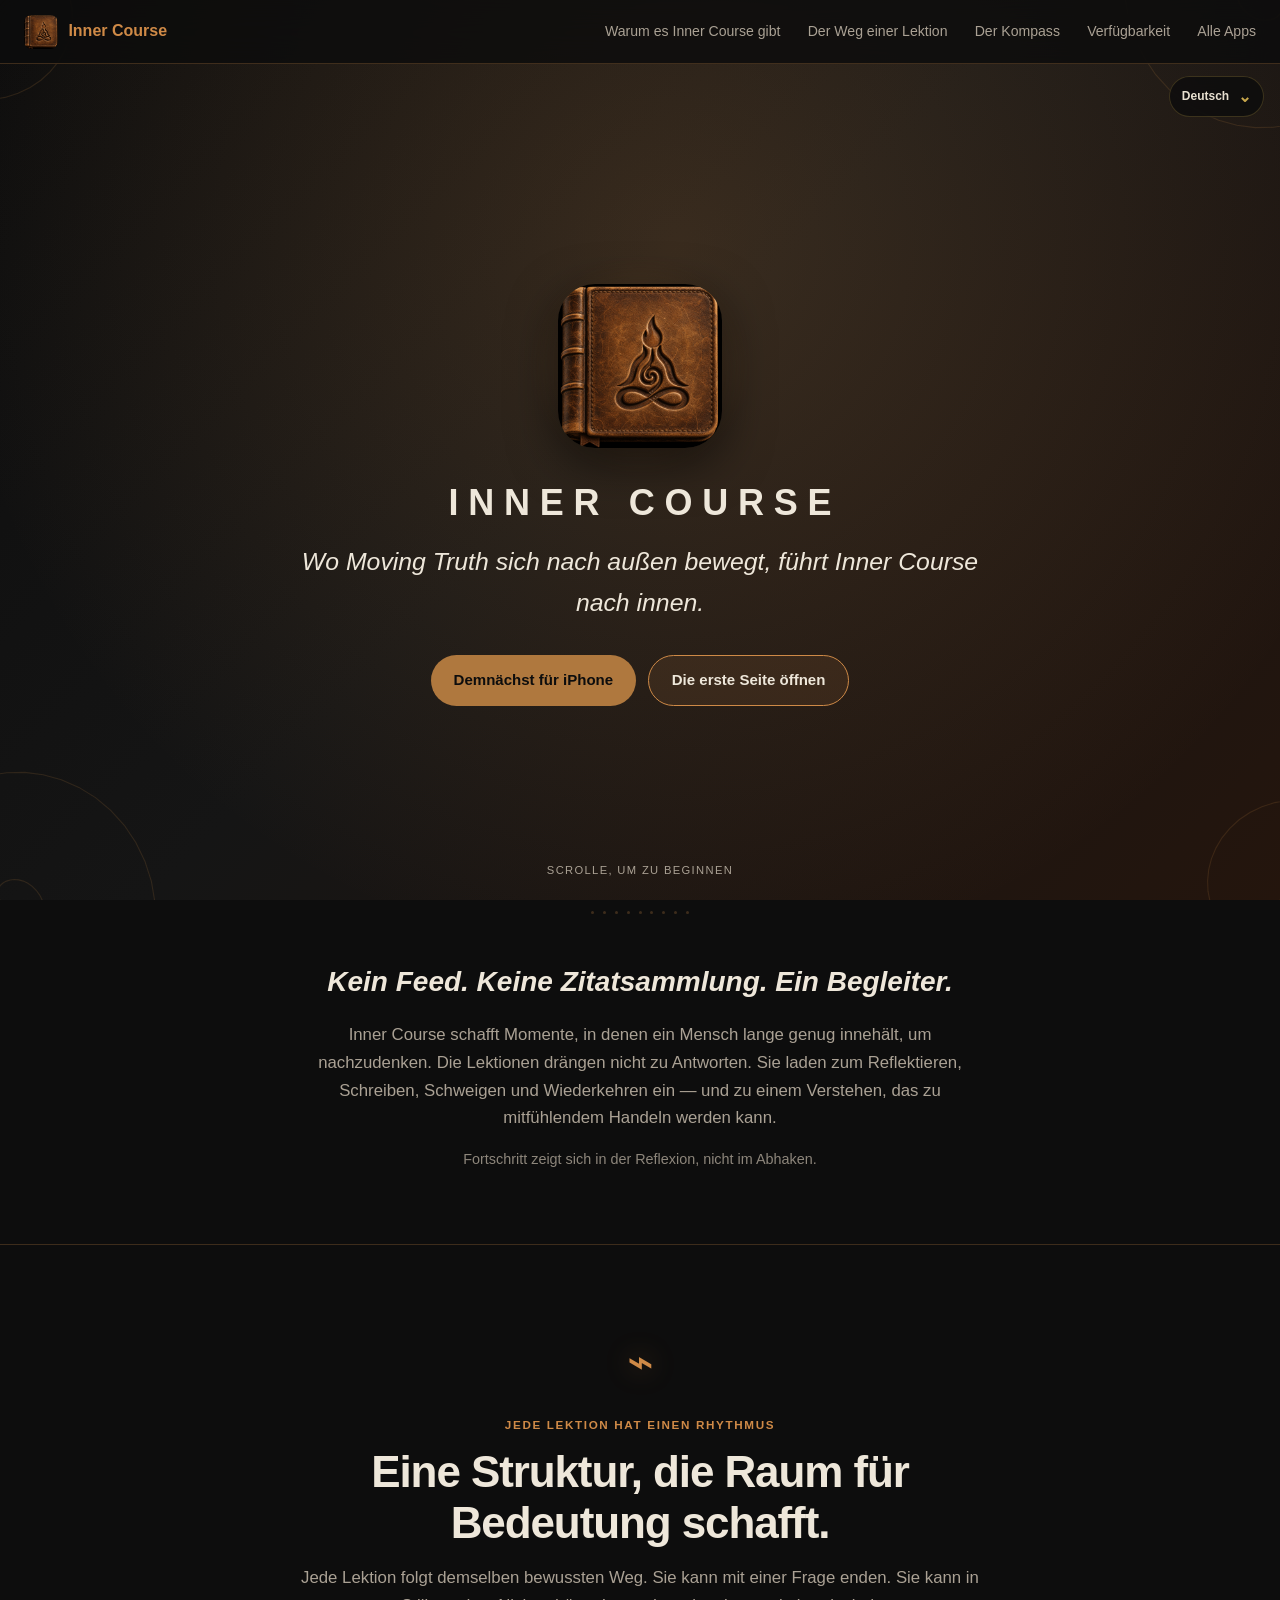
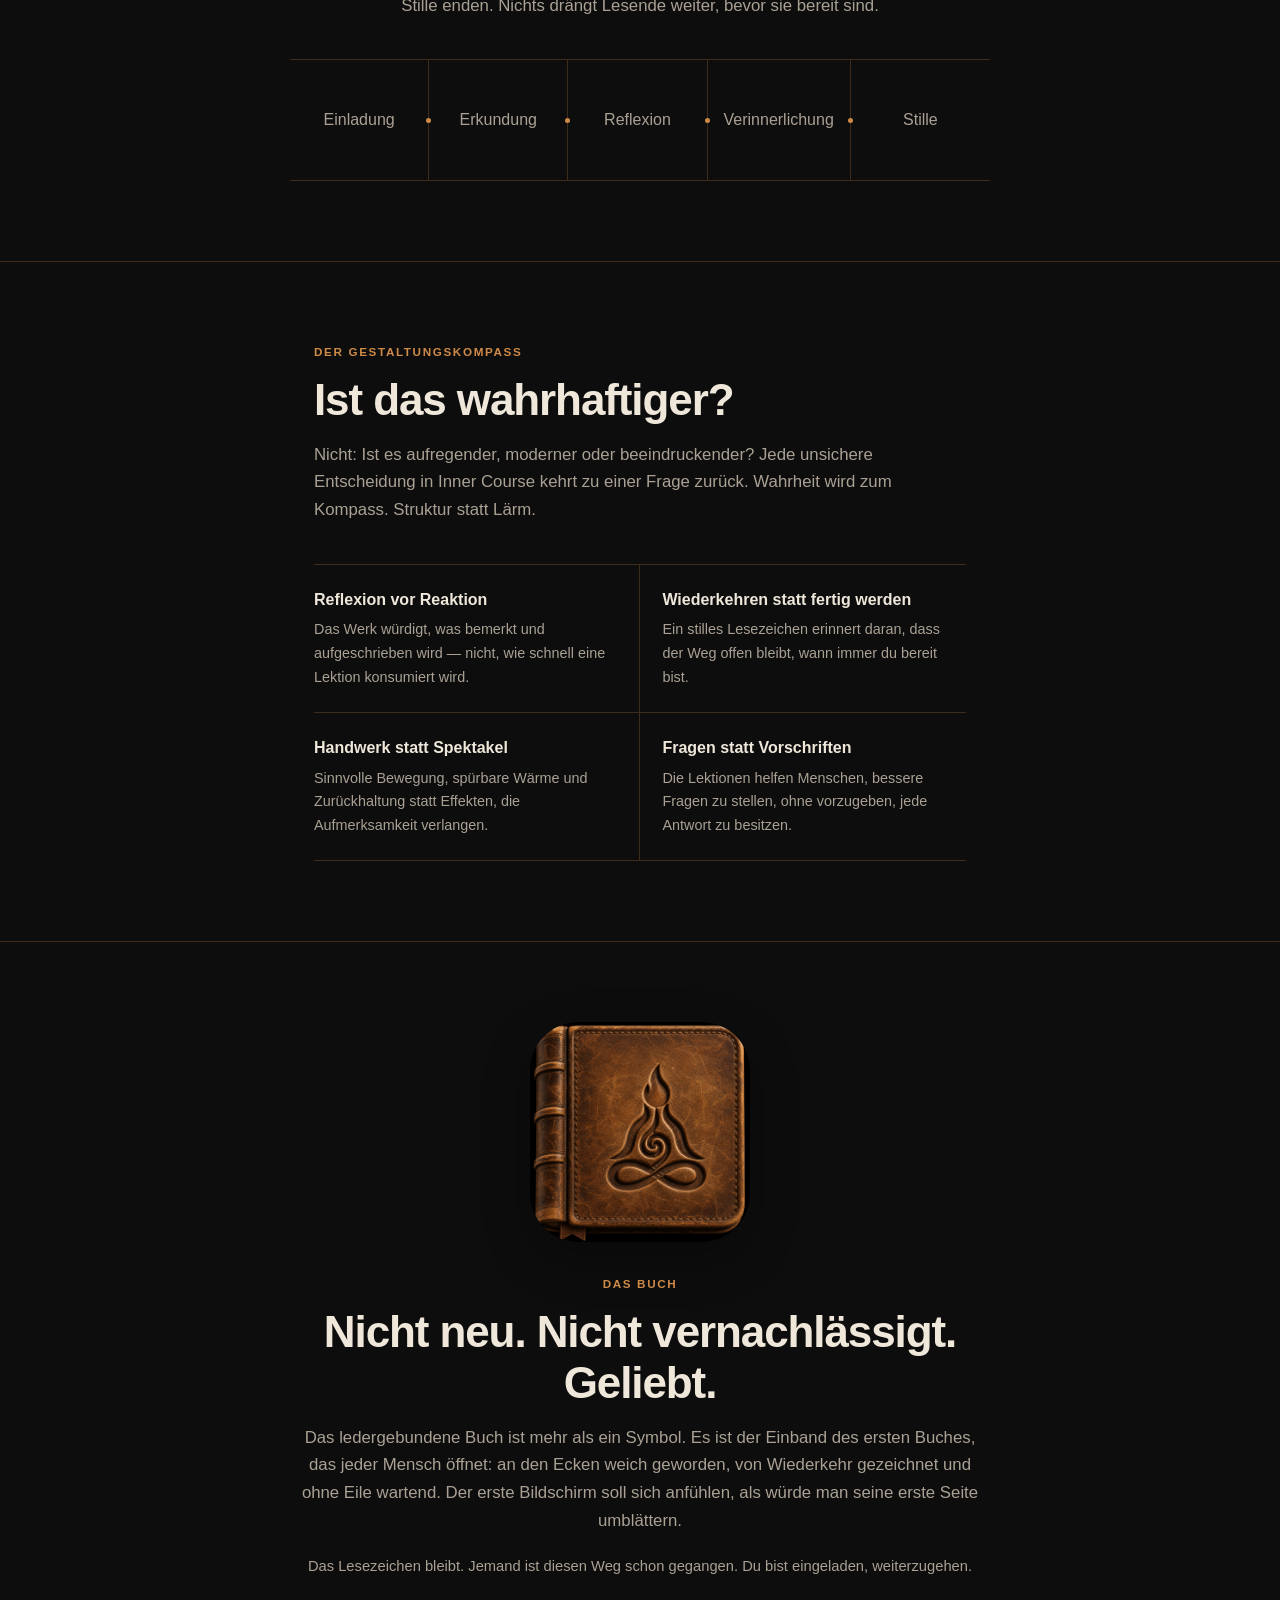
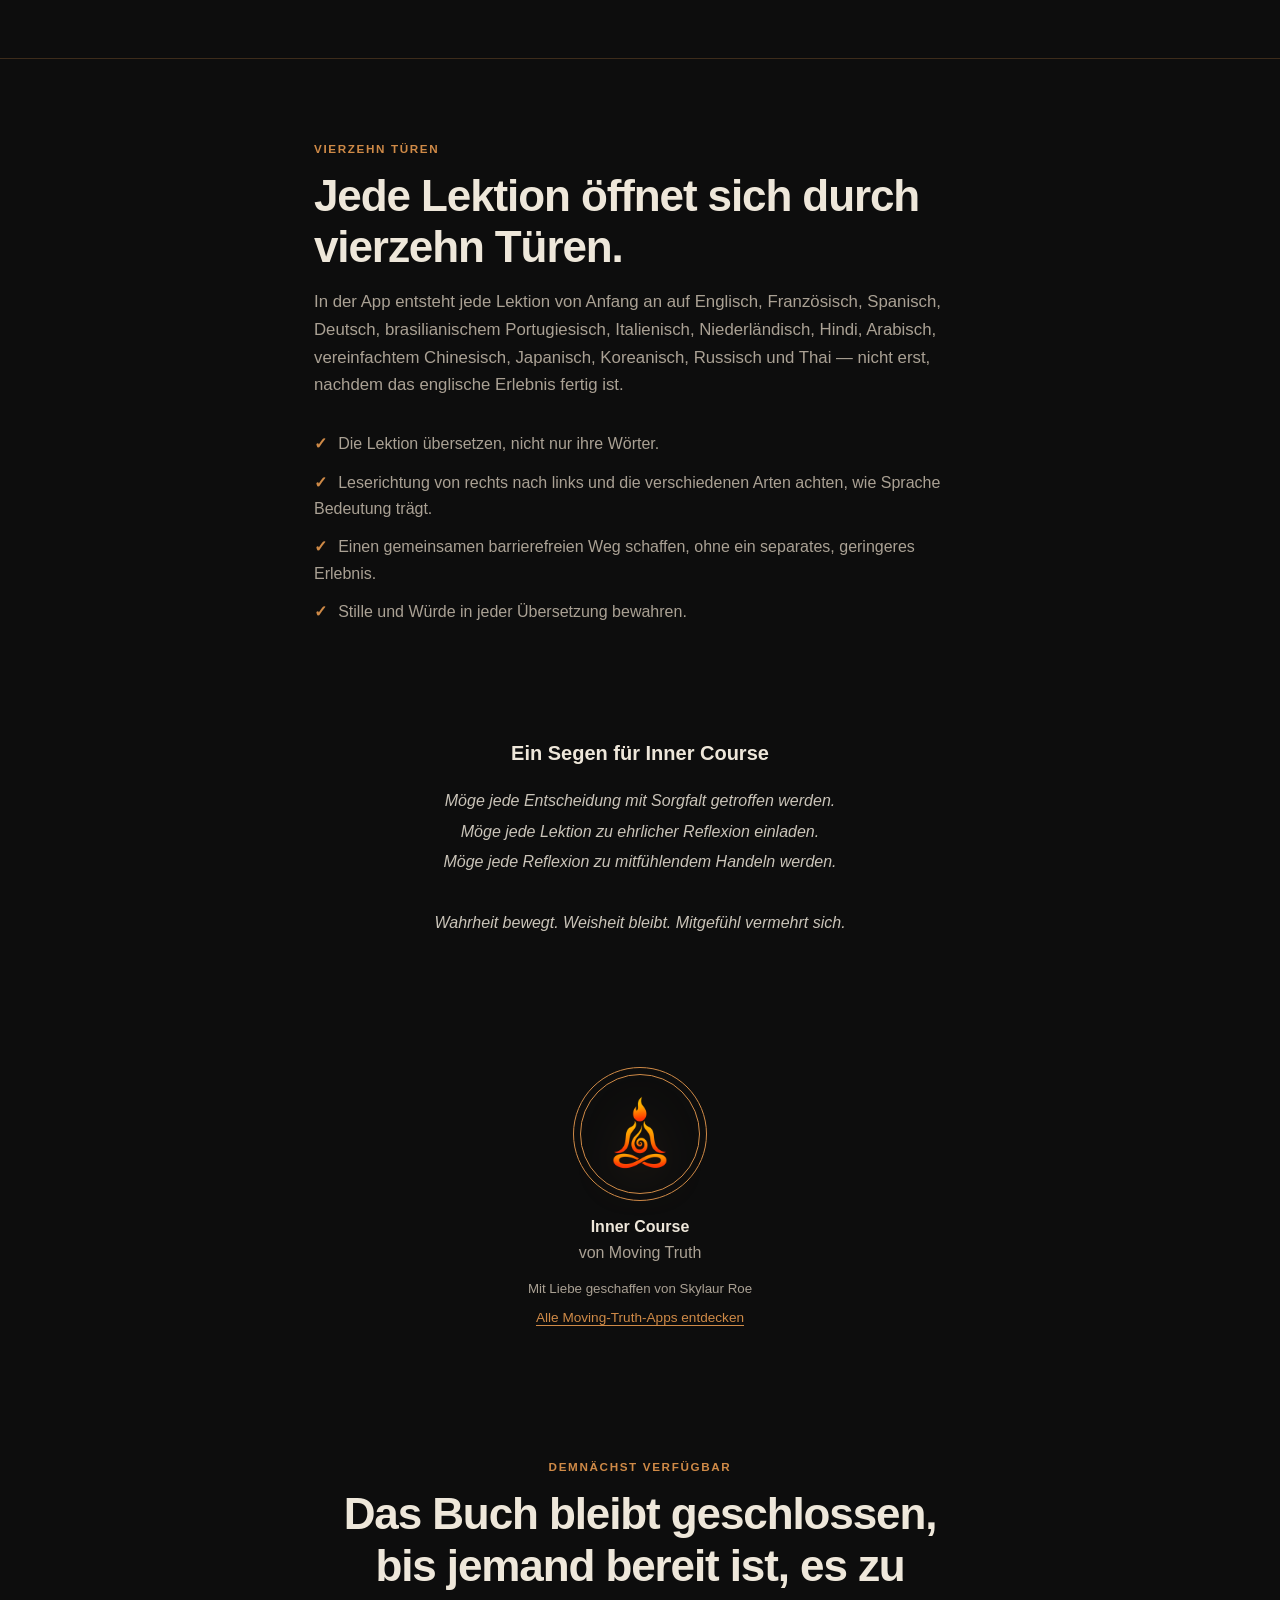
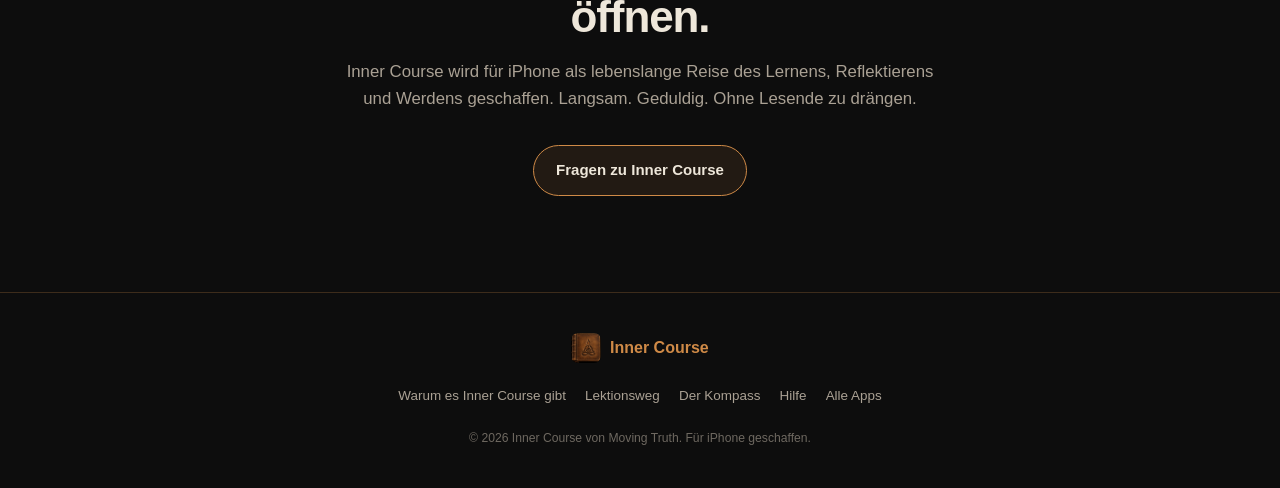
<file: de/index.html>
<!DOCTYPE html>
<html lang="de">
<head>
  <meta charset="UTF-8">
  <meta name="viewport" content="width=device-width, initial-scale=1.0">
  <meta name="theme-color" content="#0D0D0D">
  <meta name="description" content="Inner Course ist eine sorgfältig geschaffene App für Lektionen und Reflexion von Moving Truth. Kein Feed. Kein Spielsystem. Ein Begleiter auf dem Weg nach innen. Demnächst für iPhone.">
  <meta property="og:title" content="Inner Course — von Moving Truth">
  <meta property="og:description" content="Wo Moving Truth sich nach außen bewegt, führt Inner Course nach innen.">
  <meta property="og:type" content="website">
  <meta property="og:url" content="https://inner-course.movingtruth.com/de/">
  <meta property="og:image" content="https://inner-course.movingtruth.com/assets/icon.png?v=20261030">
  <meta name="twitter:card" content="summary_large_image">
  <title>Inner Course — von Moving Truth</title>
  <link rel="icon" type="image/png" href="../assets/icon.png?v=20261030">
  <link rel="apple-touch-icon" href="../assets/icon.png?v=20261030">
  <link rel="stylesheet" href="../styles.css?v=book-image-1">
  <script src="site.js" defer></script>













































<!-- family-localization-meta:start -->
<link rel="canonical" href="https://inner-course.movingtruth.com/de/">
<link rel="alternate" hreflang="en" href="https://inner-course.movingtruth.com/">
<link rel="alternate" hreflang="fr" href="https://inner-course.movingtruth.com/fr/">
<link rel="alternate" hreflang="es" href="https://inner-course.movingtruth.com/es/">
<link rel="alternate" hreflang="de" href="https://inner-course.movingtruth.com/de/">
<link rel="alternate" hreflang="pt-BR" href="https://inner-course.movingtruth.com/pt-BR/">
<link rel="alternate" hreflang="it" href="https://inner-course.movingtruth.com/it/">
<link rel="alternate" hreflang="nl" href="https://inner-course.movingtruth.com/nl/">
<link rel="alternate" hreflang="hi" href="https://inner-course.movingtruth.com/hi/">
<link rel="alternate" hreflang="ar" href="https://inner-course.movingtruth.com/ar/">
<link rel="alternate" hreflang="zh-Hans" href="https://inner-course.movingtruth.com/zh-Hans/">
<link rel="alternate" hreflang="ja" href="https://inner-course.movingtruth.com/ja/">
<link rel="alternate" hreflang="ko" href="https://inner-course.movingtruth.com/ko/">
<link rel="alternate" hreflang="ru" href="https://inner-course.movingtruth.com/ru/">
<link rel="alternate" hreflang="th" href="https://inner-course.movingtruth.com/th/">
<link rel="alternate" hreflang="x-default" href="https://inner-course.movingtruth.com/">
<!-- family-localization-meta:end -->

<!-- family-localization-style:start -->
<style>
  .family-language{position:absolute;z-index:900;inset-block-start:4.75rem;inset-inline-end:1rem;color:#e8e0d0;font:600 .75rem/1.2 -apple-system,BlinkMacSystemFont,"Segoe UI",sans-serif}
  .family-language details{position:relative}
  .family-language summary{min-block-size:2.6rem;display:flex;align-items:center;gap:.55rem;padding:.3rem .75rem;list-style:none;border:1px solid rgba(201,168,76,.24);border-radius:999px;background:rgba(13,13,13,.82);cursor:pointer;backdrop-filter:blur(12px)}
  .family-language summary::-webkit-details-marker{display:none}
  .family-language summary::after{content:"⌄";font-size:1rem;color:#c9a84c}
  .family-language details[open] summary::after{transform:rotate(180deg)}
  .family-language__label{position:absolute;inline-size:1px;block-size:1px;padding:0;margin:-1px;overflow:hidden;clip:rect(0,0,0,0);white-space:nowrap;border:0}
  .family-language__menu{position:absolute;inset-block-start:calc(100% + .45rem);inset-inline-end:0;min-inline-size:12rem;max-block-size:min(65vh,28rem);overflow:auto;display:grid;gap:.2rem;padding:.4rem;border:1px solid rgba(201,168,76,.24);border-radius:16px;background:rgba(13,13,13,.97);box-shadow:0 16px 45px rgba(0,0,0,.42);backdrop-filter:blur(16px)}
  .family-language a{min-block-size:2.5rem;display:flex;align-items:center;padding:0 .7rem;border-radius:10px;color:inherit;text-decoration:none;white-space:nowrap}
  .family-language a:hover,.family-language a:focus-visible{background:rgba(201,168,76,.16);outline:2px solid transparent}
  .family-language a[aria-current="page"]{background:#c9a84c;color:#111}
  .language-suggestion{position:fixed;z-index:1100;inset-inline:50%;inset-block-end:1rem;transform:translateX(-50%);inline-size:min(calc(100% - 2rem),42rem);display:flex;align-items:center;justify-content:center;gap:.7rem;flex-wrap:wrap;padding:.8rem 1rem;border:1px solid rgba(201,168,76,.42);border-radius:16px;background:rgba(13,13,13,.96);color:#e8e0d0;font:600 .88rem/1.4 -apple-system,BlinkMacSystemFont,"Segoe UI",sans-serif;box-shadow:0 16px 45px rgba(0,0,0,.42);backdrop-filter:blur(16px)}
  .language-suggestion p{margin:0;color:#e8e0d0}
  .language-suggestion a,.language-suggestion button{min-block-size:2.35rem;display:inline-flex;align-items:center;padding:0 .8rem;border:1px solid rgba(201,168,76,.5);border-radius:999px;background:transparent;color:#e8e0d0;font:inherit;text-decoration:none;cursor:pointer}
  .language-suggestion a{background:#c9a84c;color:#111}
  .language-suggestion a:focus-visible,.language-suggestion button:focus-visible{outline:2px solid #f1d47a;outline-offset:2px}
  @media (max-width:700px){.family-language{inset-block-start:4.8rem;inset-inline-end:.75rem}}
</style>
<!-- family-localization-style:end -->
<!-- family-localization-script:start -->
<script src="../localization/language-preference.js" defer></script>
<!-- family-localization-script:end -->
</head>
<body class="course">
<!-- family-localization:start -->
<div class="family-language">
<details>
<summary><span class="family-language__label">Sprache</span><span>Deutsch</span></summary>
<nav class="family-language__menu" aria-label="Sprache">
  <a href="https://inner-course.movingtruth.com/" lang="en" data-language-choice="en">English</a>
  <a href="https://inner-course.movingtruth.com/fr/" lang="fr" data-language-choice="fr">Français</a>
  <a href="https://inner-course.movingtruth.com/es/" lang="es" data-language-choice="es">Español</a>
  <a href="https://inner-course.movingtruth.com/de/" lang="de" data-language-choice="de" aria-current="page">Deutsch</a>
  <a href="https://inner-course.movingtruth.com/pt-BR/" lang="pt-BR" data-language-choice="pt-BR">Português (Brasil)</a>
  <a href="https://inner-course.movingtruth.com/it/" lang="it" data-language-choice="it">Italiano</a>
  <a href="https://inner-course.movingtruth.com/nl/" lang="nl" data-language-choice="nl">Nederlands</a>
  <a href="https://inner-course.movingtruth.com/hi/" lang="hi" data-language-choice="hi">हिन्दी</a>
  <a href="https://inner-course.movingtruth.com/ar/" lang="ar" data-language-choice="ar">العربية</a>
  <a href="https://inner-course.movingtruth.com/zh-Hans/" lang="zh-Hans" data-language-choice="zh-Hans">简体中文</a>
  <a href="https://inner-course.movingtruth.com/ja/" lang="ja" data-language-choice="ja">日本語</a>
  <a href="https://inner-course.movingtruth.com/ko/" lang="ko" data-language-choice="ko">한국어</a>
  <a href="https://inner-course.movingtruth.com/ru/" lang="ru" data-language-choice="ru">Русский</a>
  <a href="https://inner-course.movingtruth.com/th/" lang="th" data-language-choice="th">ไทย</a>
</nav>
</details>
</div>
<!-- family-localization:end -->
  <a class="skip-link" href="#main-content">Zum Hauptinhalt springen</a>

  <div class="living-canvas" aria-hidden="true">
    <div class="living-canvas__gradient"></div>
    <div class="living-canvas__glow"></div>
    <div class="living-canvas__motes" id="motes"></div>
    <svg class="living-canvas__corners" id="corner-spirals"></svg>
  </div>

  <header class="site-nav" role="banner">
    <a class="site-nav__brand" href="#top" aria-label="Inner-Course-Startseite">
      <img src="../assets/icon.png?v=20261030" alt="">
      <span>Inner Course</span>
    </a>
    <button class="site-nav__toggle" type="button" aria-expanded="false" aria-controls="site-links">
      <span class="sr-only">Navigation öffnen</span>
      <span aria-hidden="true"></span><span aria-hidden="true"></span><span aria-hidden="true"></span>
    </button>
    <nav aria-label="Hauptnavigation">
      <ul class="site-nav__links" id="site-links">
        <li><a href="#purpose">Warum es Inner Course gibt</a></li>
        <li><a href="#lessons">Der Weg einer Lektion</a></li>
        <li><a href="#compass">Der Kompass</a></li>
        <li><a href="#availability">Verfügbarkeit</a></li>
        <li><a href="https://apps.movingtruth.com/de/">Alle Apps</a></li>
      </ul>
    </nav>
  </header>

  <main id="main-content">
    <section class="hero" id="top" aria-labelledby="hero-title">
      <div class="hero__icon-wrap">
        <div class="hero__icon-glow"></div>
        <img class="hero__icon" src="../assets/icon.png?v=20261030" alt="Inner Course — App-Symbol">
      </div>
      <h1 class="hero__name hero__name--product" id="hero-title">Inner Course</h1>
      <p class="hero__promise">Wo Moving Truth sich nach außen bewegt, führt Inner Course nach innen.</p>
      <div class="hero__actions">
        <span class="button button--quiet" aria-label="Demnächst für iPhone">Demnächst für iPhone</span>
        <a class="button button--outline" href="#purpose">Die erste Seite öffnen</a>
      </div>
      <p class="hero__scroll" aria-hidden="true">scrolle, um zu beginnen</p>
    </section>

    <div class="dot-row" aria-hidden="true">
      <span></span><span></span><span></span><span></span><span></span><span></span><span></span><span></span><span></span>
    </div>

    <section class="intro" id="purpose" aria-labelledby="purpose-title">
      <h2 id="purpose-title">Kein Feed. Keine Zitatsammlung. Ein Begleiter.</h2>
      <p>Inner Course schafft Momente, in denen ein Mensch lange genug innehält, um nachzudenken. Die Lektionen drängen nicht zu Antworten. Sie laden zum Reflektieren, Schreiben, Schweigen und Wiederkehren ein — und zu einem Verstehen, das zu mitfühlendem Handeln werden kann.</p>
      <p class="intro__trust">Fortschritt zeigt sich in der Reflexion, nicht im Abhaken.</p>
    </section>

    <section class="statement statement--bordered" id="lessons" aria-labelledby="lessons-title">
      <span class="statement__symbol" aria-hidden="true">⌁</span>
      <span class="eyebrow">Jede Lektion hat einen Rhythmus</span>
      <h2 id="lessons-title">Eine Struktur, die Raum für Bedeutung schafft.</h2>
      <p>Jede Lektion folgt demselben bewussten Weg. Sie kann mit einer Frage enden. Sie kann in Stille enden. Nichts drängt Lesende weiter, bevor sie bereit sind.</p>
      <ol class="step-line" aria-label="Aufbau einer Inner-Course-Lektion">
        <li>Einladung</li>
        <li>Erkundung</li>
        <li>Reflexion</li>
        <li>Verinnerlichung</li>
        <li>Stille</li>
      </ol>
    </section>

    <section class="statement" id="compass" aria-labelledby="compass-title">
      <span class="eyebrow">Der Gestaltungskompass</span>
      <h2 id="compass-title">Ist das wahrhaftiger?</h2>
      <p>Nicht: Ist es aufregender, moderner oder beeindruckender? Jede unsichere Entscheidung in Inner Course kehrt zu einer Frage zurück. Wahrheit wird zum Kompass. Struktur statt Lärm.</p>
      <div class="capability-lines" role="list">
        <div role="listitem"><strong>Reflexion vor Reaktion</strong><span>Das Werk würdigt, was bemerkt und aufgeschrieben wird — nicht, wie schnell eine Lektion konsumiert wird.</span></div>
        <div role="listitem"><strong>Wiederkehren statt fertig werden</strong><span>Ein stilles Lesezeichen erinnert daran, dass der Weg offen bleibt, wann immer du bereit bist.</span></div>
        <div role="listitem"><strong>Handwerk statt Spektakel</strong><span>Sinnvolle Bewegung, spürbare Wärme und Zurückhaltung statt Effekten, die Aufmerksamkeit verlangen.</span></div>
        <div role="listitem"><strong>Fragen statt Vorschriften</strong><span>Die Lektionen helfen Menschen, bessere Fragen zu stellen, ohne vorzugeben, jede Antwort zu besitzen.</span></div>
      </div>
    </section>

    <section class="statement statement--bordered" aria-labelledby="book-title">
      <span class="statement__book-art" aria-hidden="true"><img class="statement__book-icon" src="../assets/icon.png?v=20261030" alt="" width="220" height="220" loading="lazy"></span>
      <span class="eyebrow">Das Buch</span>
      <h2 id="book-title">Nicht neu. Nicht vernachlässigt. Geliebt.</h2>
      <p>Das ledergebundene Buch ist mehr als ein Symbol. Es ist der Einband des ersten Buches, das jeder Mensch öffnet: an den Ecken weich geworden, von Wiederkehr gezeichnet und ohne Eile wartend. Der erste Bildschirm soll sich anfühlen, als würde man seine erste Seite umblättern.</p>
      <p class="statement__note">Das Lesezeichen bleibt. Jemand ist diesen Weg schon gegangen. Du bist eingeladen, weiterzugehen.</p>
    </section>

    <section class="statement" aria-labelledby="language-title">
      <span class="eyebrow">Vierzehn Türen</span>
      <h2 id="language-title">Jede Lektion öffnet sich durch vierzehn Türen.</h2>
      <p>In der App entsteht jede Lektion von Anfang an auf Englisch, Französisch, Spanisch, Deutsch, brasilianischem Portugiesisch, Italienisch, Niederländisch, Hindi, Arabisch, vereinfachtem Chinesisch, Japanisch, Koreanisch, Russisch und Thai — nicht erst, nachdem das englische Erlebnis fertig ist.</p>
      <ul class="truth-list">
        <li>Die Lektion übersetzen, nicht nur ihre Wörter.</li>
        <li>Leserichtung von rechts nach links und die verschiedenen Arten achten, wie Sprache Bedeutung trägt.</li>
        <li>Einen gemeinsamen barrierefreien Weg schaffen, ohne ein separates, geringeres Erlebnis.</li>
        <li>Stille und Würde in jeder Übersetzung bewahren.</li>
      </ul>
    </section>

    <section class="blessing" aria-labelledby="blessing-title">
      <h2 id="blessing-title">Ein Segen für Inner Course</h2>
      <p>Möge jede Entscheidung mit Sorgfalt getroffen werden.<br>Möge jede Lektion zu ehrlicher Reflexion einladen.<br>Möge jede Reflexion zu mitfühlendem Handeln werden.<br><br>Wahrheit bewegt. Weisheit bleibt. Mitgefühl vermehrt sich.</p>
    </section>

    <section class="moving-truth" aria-label="Über Moving Truth">
      <a class="moving-truth__ring" href="https://movingtruth.com" aria-label="Moving Truth. Öffnet movingtruth.com">
        <img src="../assets/moving-truth-logo.png" alt="Moving-Truth-Logo">
      </a>
      <strong>Inner Course</strong>
      <span>von Moving Truth</span>
      <small>Mit Liebe geschaffen von Skylaur Roe</small>
      <a href="https://apps.movingtruth.com/de/">Alle Moving-Truth-Apps entdecken</a>
    </section>

    <section class="closing" id="availability" aria-labelledby="availability-title">
      <span class="eyebrow">Demnächst verfügbar</span>
      <h2 id="availability-title">Das Buch bleibt geschlossen, bis jemand bereit ist, es zu öffnen.</h2>
      <p>Inner Course wird für iPhone als lebenslange Reise des Lernens, Reflektierens und Werdens geschaffen. Langsam. Geduldig. Ohne Lesende zu drängen.</p>
      <a class="button button--outline" href="mailto:support@movingtruth.com?subject=Inner%20Course">Fragen zu Inner Course</a>
    </section>
  </main>

  <footer>
    <div class="footer__brand"><img src="../assets/icon.png?v=20261030" alt=""><strong>Inner Course</strong></div>
    <nav aria-label="Fußzeilennavigation">
      <ul>
        <li><a href="#purpose">Warum es Inner Course gibt</a></li>
        <li><a href="#lessons">Lektionsweg</a></li>
        <li><a href="#compass">Der Kompass</a></li>
        <li><a href="mailto:support@movingtruth.com">Hilfe</a></li>
        <li><a href="https://apps.movingtruth.com/de/">Alle Apps</a></li>
      </ul>
    </nav>
    <p>© 2026 Inner Course von Moving Truth. Für iPhone geschaffen.</p>
  </footer>
</body>
</html>
</file>
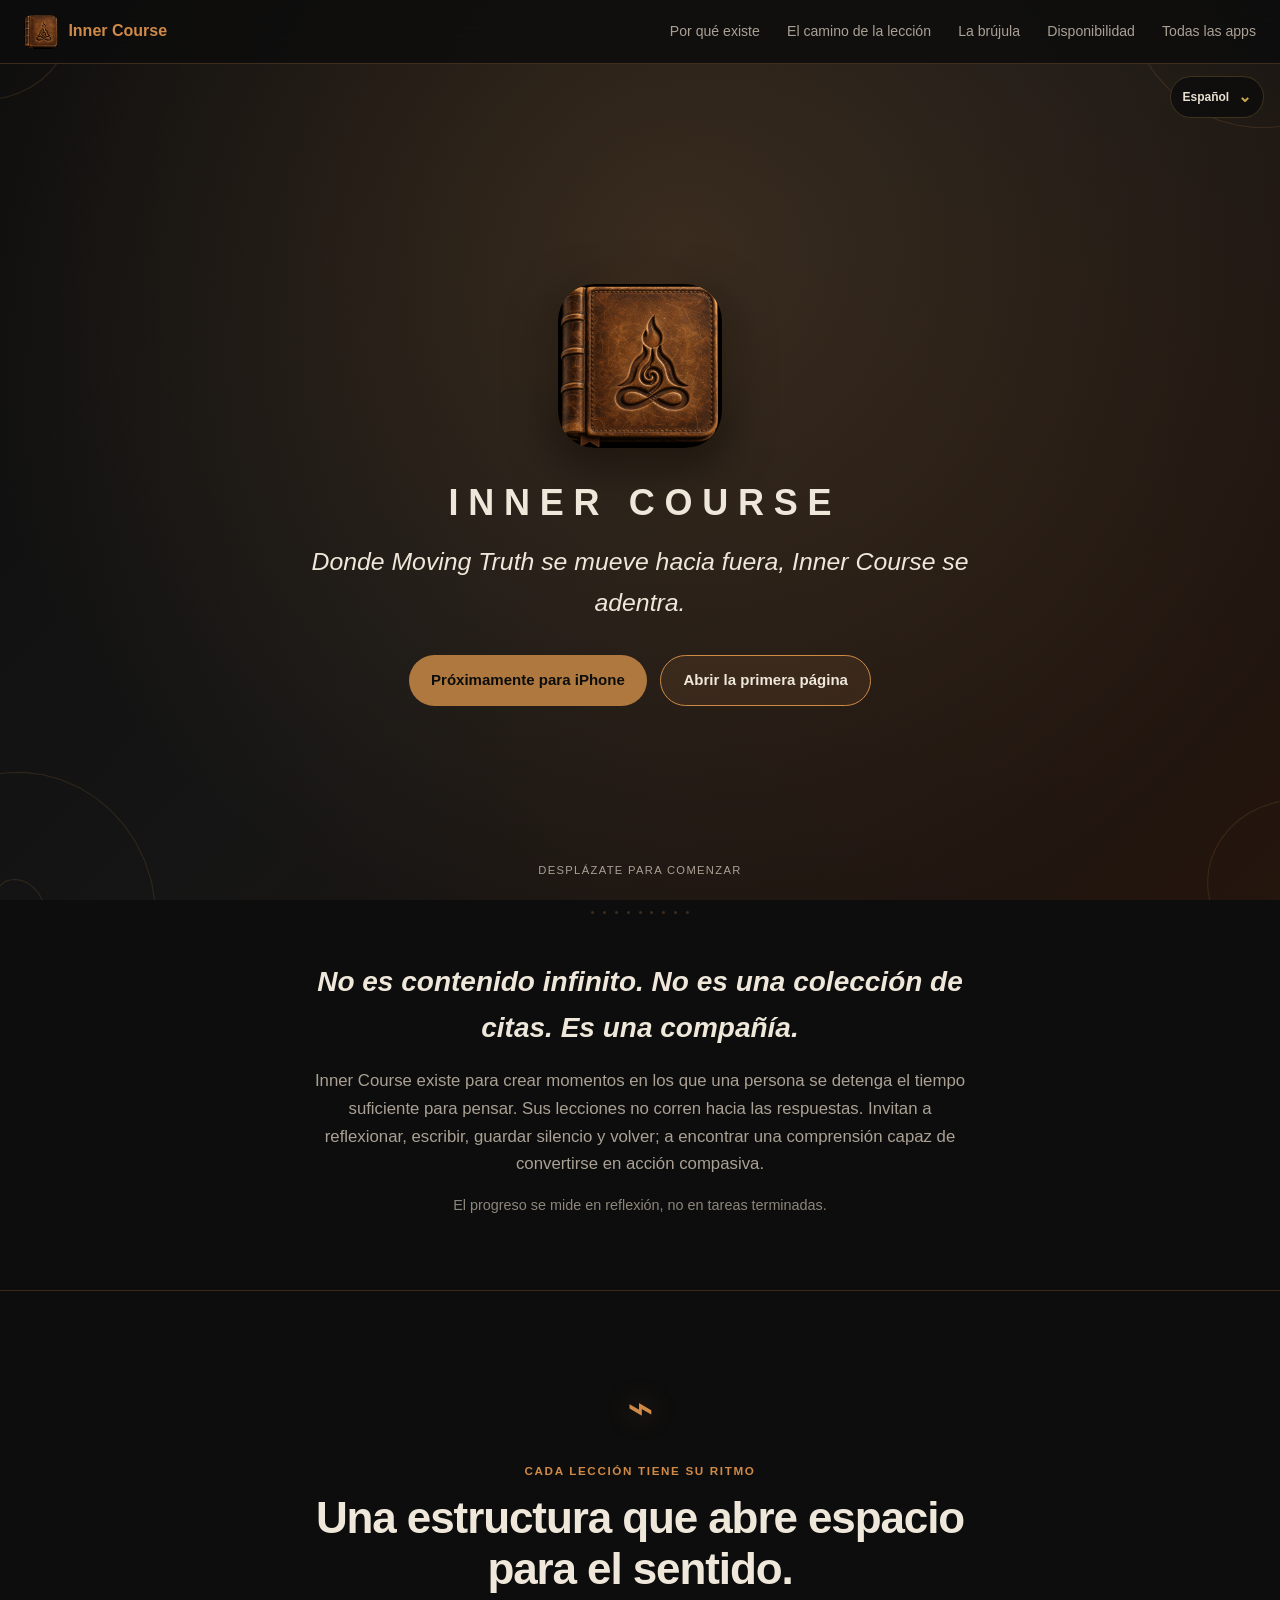
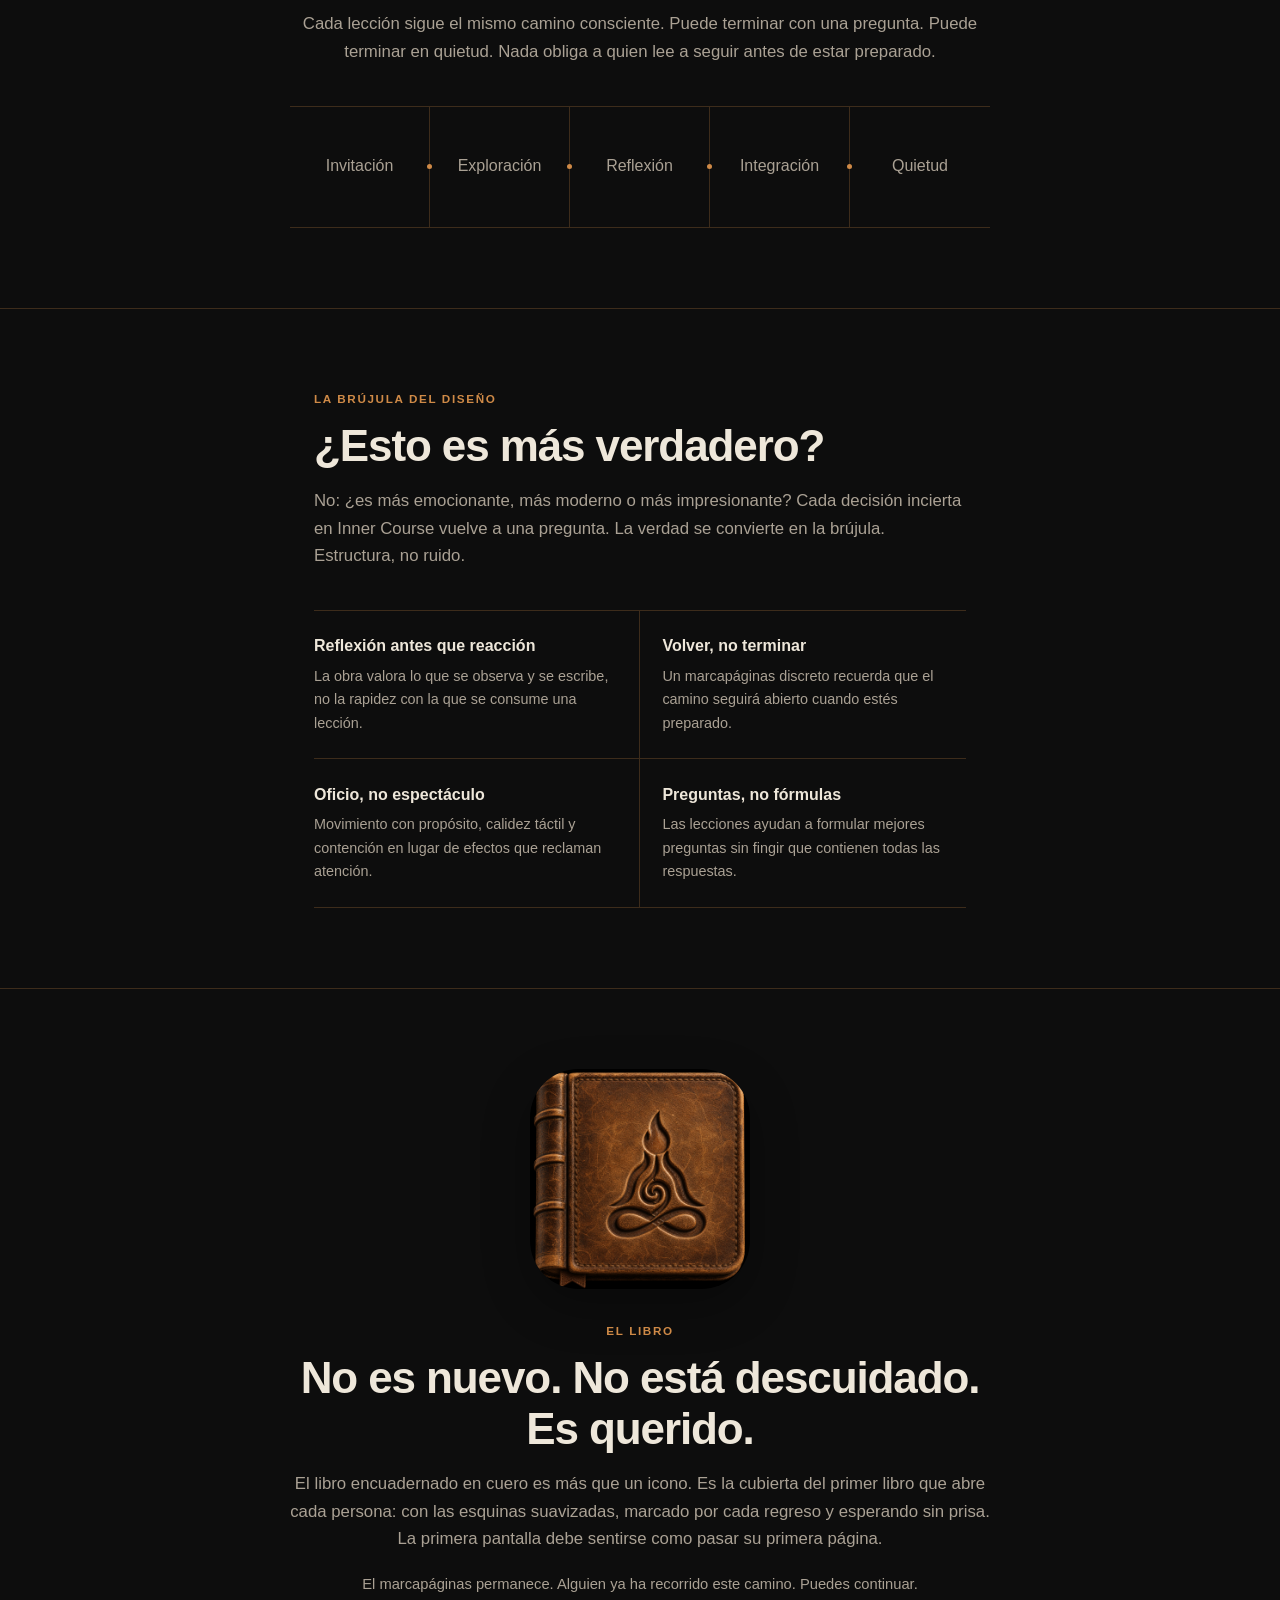
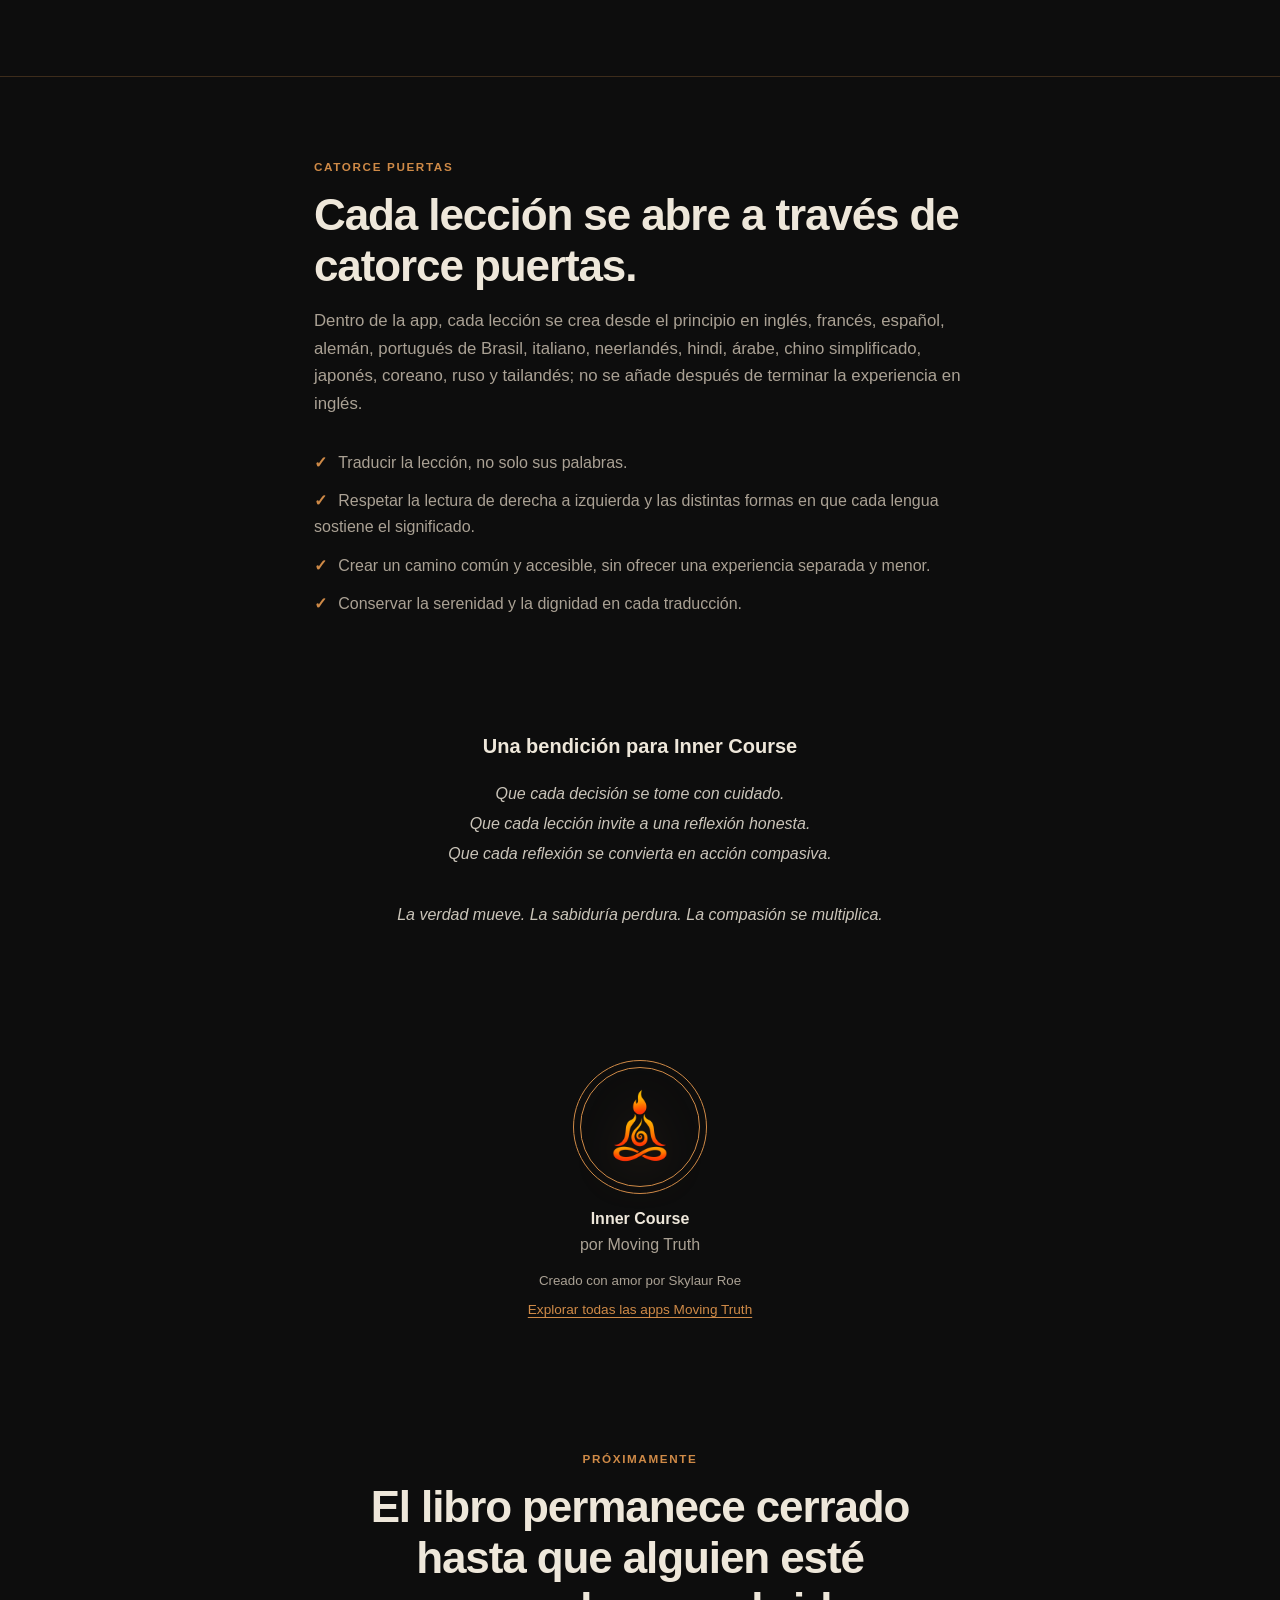
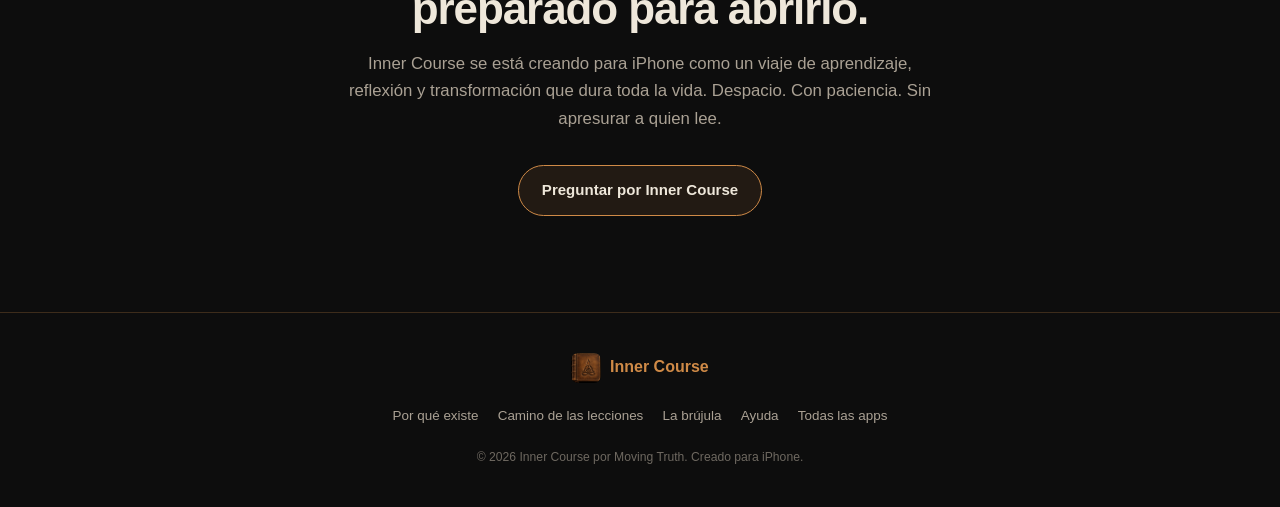
<file: es/index.html>
<!DOCTYPE html>
<html lang="es">
<head>
  <meta charset="UTF-8">
  <meta name="viewport" content="width=device-width, initial-scale=1.0">
  <meta name="theme-color" content="#0D0D0D">
  <meta name="description" content="Inner Course es una app de lecciones y reflexión creada con cuidado por Moving Truth. No es contenido infinito. No está convertida en un juego. Es una compañía para el viaje interior. Próximamente para iPhone.">
  <meta property="og:title" content="Inner Course — por Moving Truth">
  <meta property="og:description" content="Donde Moving Truth se mueve hacia fuera, Inner Course se adentra.">
  <meta property="og:type" content="website">
  <meta property="og:url" content="https://inner-course.movingtruth.com/es/">
  <meta property="og:image" content="https://inner-course.movingtruth.com/assets/icon.png?v=20261030">
  <meta name="twitter:card" content="summary_large_image">
  <title>Inner Course — por Moving Truth</title>
  <link rel="icon" type="image/png" href="../assets/icon.png?v=20261030">
  <link rel="apple-touch-icon" href="../assets/icon.png?v=20261030">
  <link rel="stylesheet" href="../styles.css?v=book-image-1">
  <script src="site.js" defer></script>













































<!-- family-localization-meta:start -->
<link rel="canonical" href="https://inner-course.movingtruth.com/es/">
<link rel="alternate" hreflang="en" href="https://inner-course.movingtruth.com/">
<link rel="alternate" hreflang="fr" href="https://inner-course.movingtruth.com/fr/">
<link rel="alternate" hreflang="es" href="https://inner-course.movingtruth.com/es/">
<link rel="alternate" hreflang="de" href="https://inner-course.movingtruth.com/de/">
<link rel="alternate" hreflang="pt-BR" href="https://inner-course.movingtruth.com/pt-BR/">
<link rel="alternate" hreflang="it" href="https://inner-course.movingtruth.com/it/">
<link rel="alternate" hreflang="nl" href="https://inner-course.movingtruth.com/nl/">
<link rel="alternate" hreflang="hi" href="https://inner-course.movingtruth.com/hi/">
<link rel="alternate" hreflang="ar" href="https://inner-course.movingtruth.com/ar/">
<link rel="alternate" hreflang="zh-Hans" href="https://inner-course.movingtruth.com/zh-Hans/">
<link rel="alternate" hreflang="ja" href="https://inner-course.movingtruth.com/ja/">
<link rel="alternate" hreflang="ko" href="https://inner-course.movingtruth.com/ko/">
<link rel="alternate" hreflang="ru" href="https://inner-course.movingtruth.com/ru/">
<link rel="alternate" hreflang="th" href="https://inner-course.movingtruth.com/th/">
<link rel="alternate" hreflang="x-default" href="https://inner-course.movingtruth.com/">
<!-- family-localization-meta:end -->

<!-- family-localization-style:start -->
<style>
  .family-language{position:absolute;z-index:900;inset-block-start:4.75rem;inset-inline-end:1rem;color:#e8e0d0;font:600 .75rem/1.2 -apple-system,BlinkMacSystemFont,"Segoe UI",sans-serif}
  .family-language details{position:relative}
  .family-language summary{min-block-size:2.6rem;display:flex;align-items:center;gap:.55rem;padding:.3rem .75rem;list-style:none;border:1px solid rgba(201,168,76,.24);border-radius:999px;background:rgba(13,13,13,.82);cursor:pointer;backdrop-filter:blur(12px)}
  .family-language summary::-webkit-details-marker{display:none}
  .family-language summary::after{content:"⌄";font-size:1rem;color:#c9a84c}
  .family-language details[open] summary::after{transform:rotate(180deg)}
  .family-language__label{position:absolute;inline-size:1px;block-size:1px;padding:0;margin:-1px;overflow:hidden;clip:rect(0,0,0,0);white-space:nowrap;border:0}
  .family-language__menu{position:absolute;inset-block-start:calc(100% + .45rem);inset-inline-end:0;min-inline-size:12rem;max-block-size:min(65vh,28rem);overflow:auto;display:grid;gap:.2rem;padding:.4rem;border:1px solid rgba(201,168,76,.24);border-radius:16px;background:rgba(13,13,13,.97);box-shadow:0 16px 45px rgba(0,0,0,.42);backdrop-filter:blur(16px)}
  .family-language a{min-block-size:2.5rem;display:flex;align-items:center;padding:0 .7rem;border-radius:10px;color:inherit;text-decoration:none;white-space:nowrap}
  .family-language a:hover,.family-language a:focus-visible{background:rgba(201,168,76,.16);outline:2px solid transparent}
  .family-language a[aria-current="page"]{background:#c9a84c;color:#111}
  .language-suggestion{position:fixed;z-index:1100;inset-inline:50%;inset-block-end:1rem;transform:translateX(-50%);inline-size:min(calc(100% - 2rem),42rem);display:flex;align-items:center;justify-content:center;gap:.7rem;flex-wrap:wrap;padding:.8rem 1rem;border:1px solid rgba(201,168,76,.42);border-radius:16px;background:rgba(13,13,13,.96);color:#e8e0d0;font:600 .88rem/1.4 -apple-system,BlinkMacSystemFont,"Segoe UI",sans-serif;box-shadow:0 16px 45px rgba(0,0,0,.42);backdrop-filter:blur(16px)}
  .language-suggestion p{margin:0;color:#e8e0d0}
  .language-suggestion a,.language-suggestion button{min-block-size:2.35rem;display:inline-flex;align-items:center;padding:0 .8rem;border:1px solid rgba(201,168,76,.5);border-radius:999px;background:transparent;color:#e8e0d0;font:inherit;text-decoration:none;cursor:pointer}
  .language-suggestion a{background:#c9a84c;color:#111}
  .language-suggestion a:focus-visible,.language-suggestion button:focus-visible{outline:2px solid #f1d47a;outline-offset:2px}
  @media (max-width:700px){.family-language{inset-block-start:4.8rem;inset-inline-end:.75rem}}
</style>
<!-- family-localization-style:end -->
<!-- family-localization-script:start -->
<script src="../localization/language-preference.js" defer></script>
<!-- family-localization-script:end -->
</head>
<body class="course">
<!-- family-localization:start -->
<div class="family-language">
<details>
<summary><span class="family-language__label">Idioma</span><span>Español</span></summary>
<nav class="family-language__menu" aria-label="Idioma">
  <a href="https://inner-course.movingtruth.com/" lang="en" data-language-choice="en">English</a>
  <a href="https://inner-course.movingtruth.com/fr/" lang="fr" data-language-choice="fr">Français</a>
  <a href="https://inner-course.movingtruth.com/es/" lang="es" data-language-choice="es" aria-current="page">Español</a>
  <a href="https://inner-course.movingtruth.com/de/" lang="de" data-language-choice="de">Deutsch</a>
  <a href="https://inner-course.movingtruth.com/pt-BR/" lang="pt-BR" data-language-choice="pt-BR">Português (Brasil)</a>
  <a href="https://inner-course.movingtruth.com/it/" lang="it" data-language-choice="it">Italiano</a>
  <a href="https://inner-course.movingtruth.com/nl/" lang="nl" data-language-choice="nl">Nederlands</a>
  <a href="https://inner-course.movingtruth.com/hi/" lang="hi" data-language-choice="hi">हिन्दी</a>
  <a href="https://inner-course.movingtruth.com/ar/" lang="ar" data-language-choice="ar">العربية</a>
  <a href="https://inner-course.movingtruth.com/zh-Hans/" lang="zh-Hans" data-language-choice="zh-Hans">简体中文</a>
  <a href="https://inner-course.movingtruth.com/ja/" lang="ja" data-language-choice="ja">日本語</a>
  <a href="https://inner-course.movingtruth.com/ko/" lang="ko" data-language-choice="ko">한국어</a>
  <a href="https://inner-course.movingtruth.com/ru/" lang="ru" data-language-choice="ru">Русский</a>
  <a href="https://inner-course.movingtruth.com/th/" lang="th" data-language-choice="th">ไทย</a>
</nav>
</details>
</div>
<!-- family-localization:end -->
  <a class="skip-link" href="#main-content">Ir al contenido principal</a>

  <div class="living-canvas" aria-hidden="true">
    <div class="living-canvas__gradient"></div>
    <div class="living-canvas__glow"></div>
    <div class="living-canvas__motes" id="motes"></div>
    <svg class="living-canvas__corners" id="corner-spirals"></svg>
  </div>

  <header class="site-nav" role="banner">
    <a class="site-nav__brand" href="#top" aria-label="Inicio de Inner Course">
      <img src="../assets/icon.png?v=20261030" alt="">
      <span>Inner Course</span>
    </a>
    <button class="site-nav__toggle" type="button" aria-expanded="false" aria-controls="site-links">
      <span class="sr-only">Abrir navegación</span>
      <span aria-hidden="true"></span><span aria-hidden="true"></span><span aria-hidden="true"></span>
    </button>
    <nav aria-label="Navegación principal">
      <ul class="site-nav__links" id="site-links">
        <li><a href="#purpose">Por qué existe</a></li>
        <li><a href="#lessons">El camino de la lección</a></li>
        <li><a href="#compass">La brújula</a></li>
        <li><a href="#availability">Disponibilidad</a></li>
        <li><a href="https://apps.movingtruth.com/es/">Todas las apps</a></li>
      </ul>
    </nav>
  </header>

  <main id="main-content">
    <section class="hero" id="top" aria-labelledby="hero-title">
      <div class="hero__icon-wrap">
        <div class="hero__icon-glow"></div>
        <img class="hero__icon" src="../assets/icon.png?v=20261030" alt="Inner Course — icono de la aplicación">
      </div>
      <h1 class="hero__name hero__name--product" id="hero-title">Inner Course</h1>
      <p class="hero__promise">Donde Moving Truth se mueve hacia fuera, Inner Course se adentra.</p>
      <div class="hero__actions">
        <span class="button button--quiet" aria-label="Próximamente para iPhone">Próximamente para iPhone</span>
        <a class="button button--outline" href="#purpose">Abrir la primera página</a>
      </div>
      <p class="hero__scroll" aria-hidden="true">desplázate para comenzar</p>
    </section>

    <div class="dot-row" aria-hidden="true">
      <span></span><span></span><span></span><span></span><span></span><span></span><span></span><span></span><span></span>
    </div>

    <section class="intro" id="purpose" aria-labelledby="purpose-title">
      <h2 id="purpose-title">No es contenido infinito. No es una colección de citas. Es una compañía.</h2>
      <p>Inner Course existe para crear momentos en los que una persona se detenga el tiempo suficiente para pensar. Sus lecciones no corren hacia las respuestas. Invitan a reflexionar, escribir, guardar silencio y volver; a encontrar una comprensión capaz de convertirse en acción compasiva.</p>
      <p class="intro__trust">El progreso se mide en reflexión, no en tareas terminadas.</p>
    </section>

    <section class="statement statement--bordered" id="lessons" aria-labelledby="lessons-title">
      <span class="statement__symbol" aria-hidden="true">⌁</span>
      <span class="eyebrow">Cada lección tiene su ritmo</span>
      <h2 id="lessons-title">Una estructura que abre espacio para el sentido.</h2>
      <p>Cada lección sigue el mismo camino consciente. Puede terminar con una pregunta. Puede terminar en quietud. Nada obliga a quien lee a seguir antes de estar preparado.</p>
      <ol class="step-line" aria-label="Estructura de una lección de Inner Course">
        <li>Invitación</li>
        <li>Exploración</li>
        <li>Reflexión</li>
        <li>Integración</li>
        <li>Quietud</li>
      </ol>
    </section>

    <section class="statement" id="compass" aria-labelledby="compass-title">
      <span class="eyebrow">La brújula del diseño</span>
      <h2 id="compass-title">¿Esto es más verdadero?</h2>
      <p>No: ¿es más emocionante, más moderno o más impresionante? Cada decisión incierta en Inner Course vuelve a una pregunta. La verdad se convierte en la brújula. Estructura, no ruido.</p>
      <div class="capability-lines" role="list">
        <div role="listitem"><strong>Reflexión antes que reacción</strong><span>La obra valora lo que se observa y se escribe, no la rapidez con la que se consume una lección.</span></div>
        <div role="listitem"><strong>Volver, no terminar</strong><span>Un marcapáginas discreto recuerda que el camino seguirá abierto cuando estés preparado.</span></div>
        <div role="listitem"><strong>Oficio, no espectáculo</strong><span>Movimiento con propósito, calidez táctil y contención en lugar de efectos que reclaman atención.</span></div>
        <div role="listitem"><strong>Preguntas, no fórmulas</strong><span>Las lecciones ayudan a formular mejores preguntas sin fingir que contienen todas las respuestas.</span></div>
      </div>
    </section>

    <section class="statement statement--bordered" aria-labelledby="book-title">
      <span class="statement__book-art" aria-hidden="true"><img class="statement__book-icon" src="../assets/icon.png?v=20261030" alt="" width="220" height="220" loading="lazy"></span>
      <span class="eyebrow">El libro</span>
      <h2 id="book-title">No es nuevo. No está descuidado. Es querido.</h2>
      <p>El libro encuadernado en cuero es más que un icono. Es la cubierta del primer libro que abre cada persona: con las esquinas suavizadas, marcado por cada regreso y esperando sin prisa. La primera pantalla debe sentirse como pasar su primera página.</p>
      <p class="statement__note">El marcapáginas permanece. Alguien ya ha recorrido este camino. Puedes continuar.</p>
    </section>

    <section class="statement" aria-labelledby="language-title">
      <span class="eyebrow">Catorce puertas</span>
      <h2 id="language-title">Cada lección se abre a través de catorce puertas.</h2>
      <p>Dentro de la app, cada lección se crea desde el principio en inglés, francés, español, alemán, portugués de Brasil, italiano, neerlandés, hindi, árabe, chino simplificado, japonés, coreano, ruso y tailandés; no se añade después de terminar la experiencia en inglés.</p>
      <ul class="truth-list">
        <li>Traducir la lección, no solo sus palabras.</li>
        <li>Respetar la lectura de derecha a izquierda y las distintas formas en que cada lengua sostiene el significado.</li>
        <li>Crear un camino común y accesible, sin ofrecer una experiencia separada y menor.</li>
        <li>Conservar la serenidad y la dignidad en cada traducción.</li>
      </ul>
    </section>

    <section class="blessing" aria-labelledby="blessing-title">
      <h2 id="blessing-title">Una bendición para Inner Course</h2>
      <p>Que cada decisión se tome con cuidado.<br>Que cada lección invite a una reflexión honesta.<br>Que cada reflexión se convierta en acción compasiva.<br><br>La verdad mueve. La sabiduría perdura. La compasión se multiplica.</p>
    </section>

    <section class="moving-truth" aria-label="Acerca de Moving Truth">
      <a class="moving-truth__ring" href="https://movingtruth.com" aria-label="Moving Truth. Abre movingtruth.com">
        <img src="../assets/moving-truth-logo.png" alt="Logotipo de Moving Truth">
      </a>
      <strong>Inner Course</strong>
      <span>por Moving Truth</span>
      <small>Creado con amor por Skylaur Roe</small>
      <a href="https://apps.movingtruth.com/es/">Explorar todas las apps Moving Truth</a>
    </section>

    <section class="closing" id="availability" aria-labelledby="availability-title">
      <span class="eyebrow">Próximamente</span>
      <h2 id="availability-title">El libro permanece cerrado hasta que alguien esté preparado para abrirlo.</h2>
      <p>Inner Course se está creando para iPhone como un viaje de aprendizaje, reflexión y transformación que dura toda la vida. Despacio. Con paciencia. Sin apresurar a quien lee.</p>
      <a class="button button--outline" href="mailto:support@movingtruth.com?subject=Inner%20Course">Preguntar por Inner Course</a>
    </section>
  </main>

  <footer>
    <div class="footer__brand"><img src="../assets/icon.png?v=20261030" alt=""><strong>Inner Course</strong></div>
    <nav aria-label="Navegación del pie de página">
      <ul>
        <li><a href="#purpose">Por qué existe</a></li>
        <li><a href="#lessons">Camino de las lecciones</a></li>
        <li><a href="#compass">La brújula</a></li>
        <li><a href="mailto:support@movingtruth.com">Ayuda</a></li>
        <li><a href="https://apps.movingtruth.com/es/">Todas las apps</a></li>
      </ul>
    </nav>
    <p>© 2026 Inner Course por Moving Truth. Creado para iPhone.</p>
  </footer>
</body>
</html>
</file>
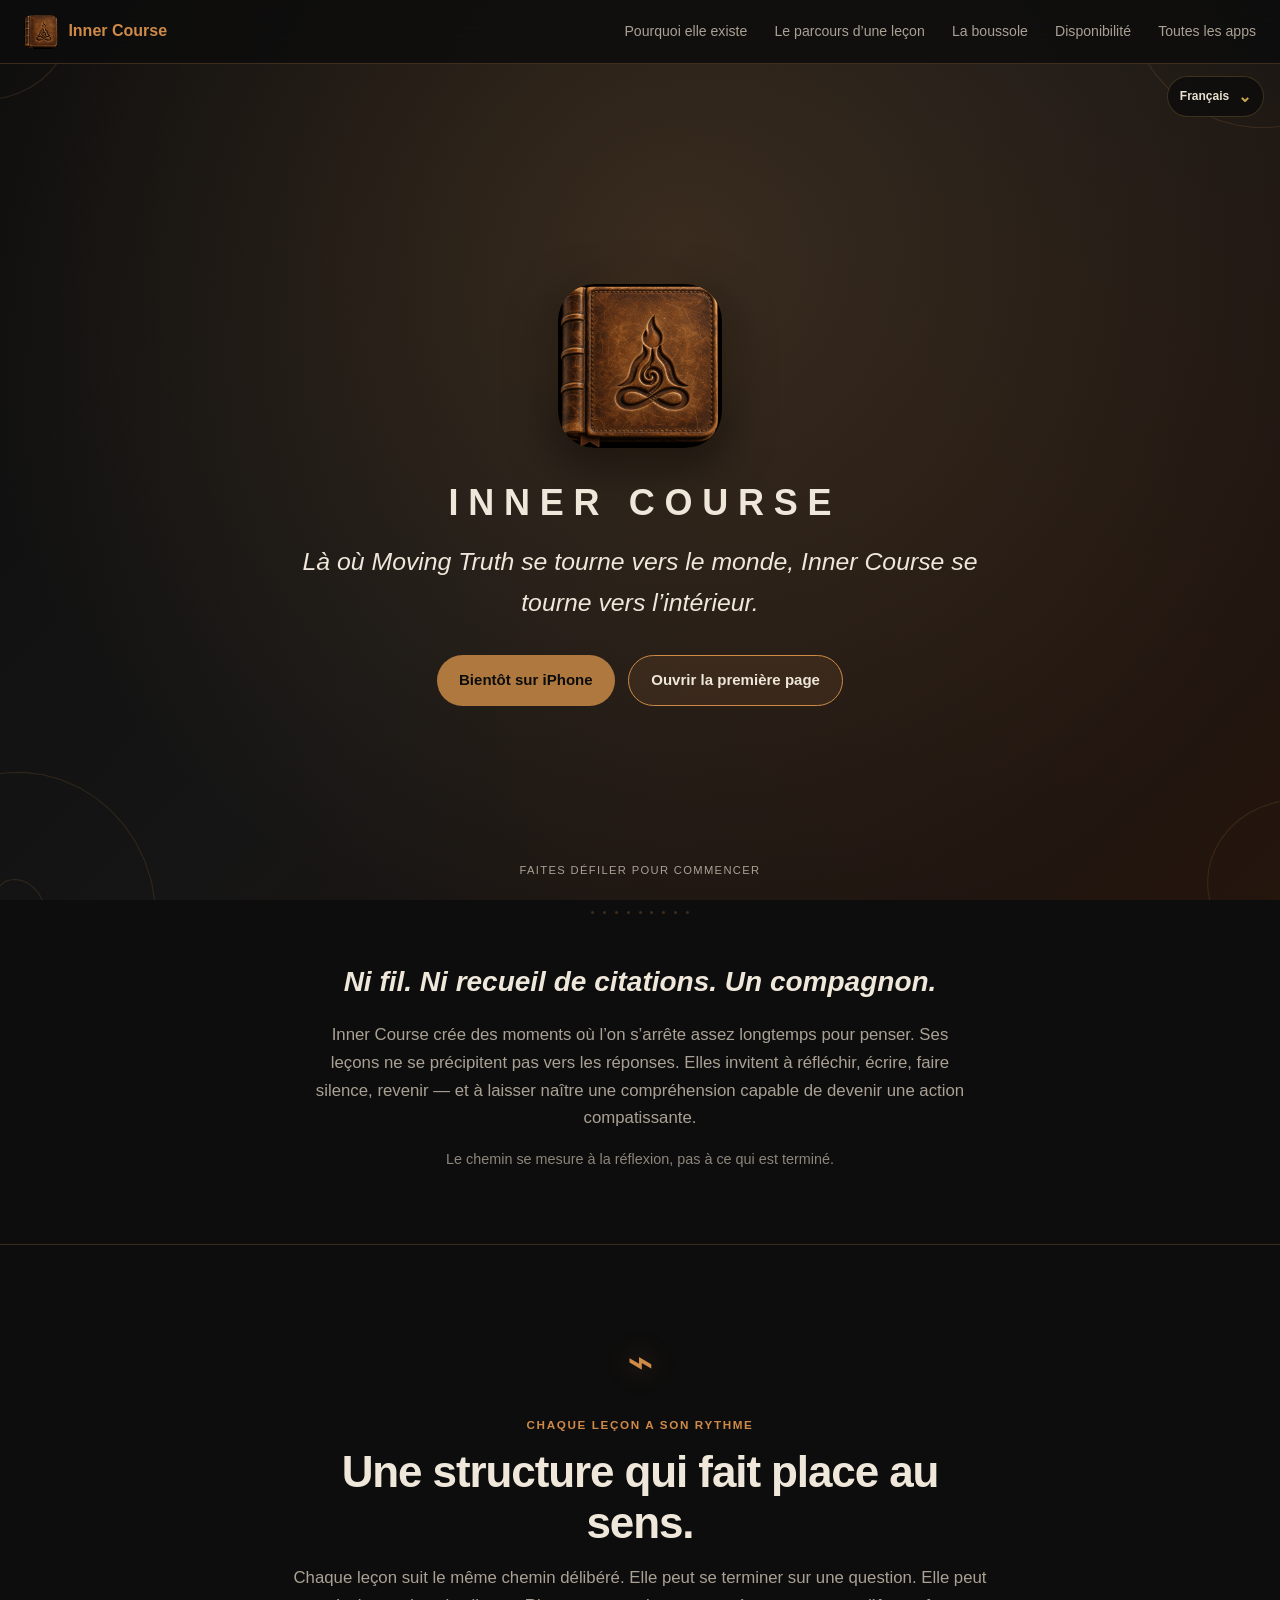
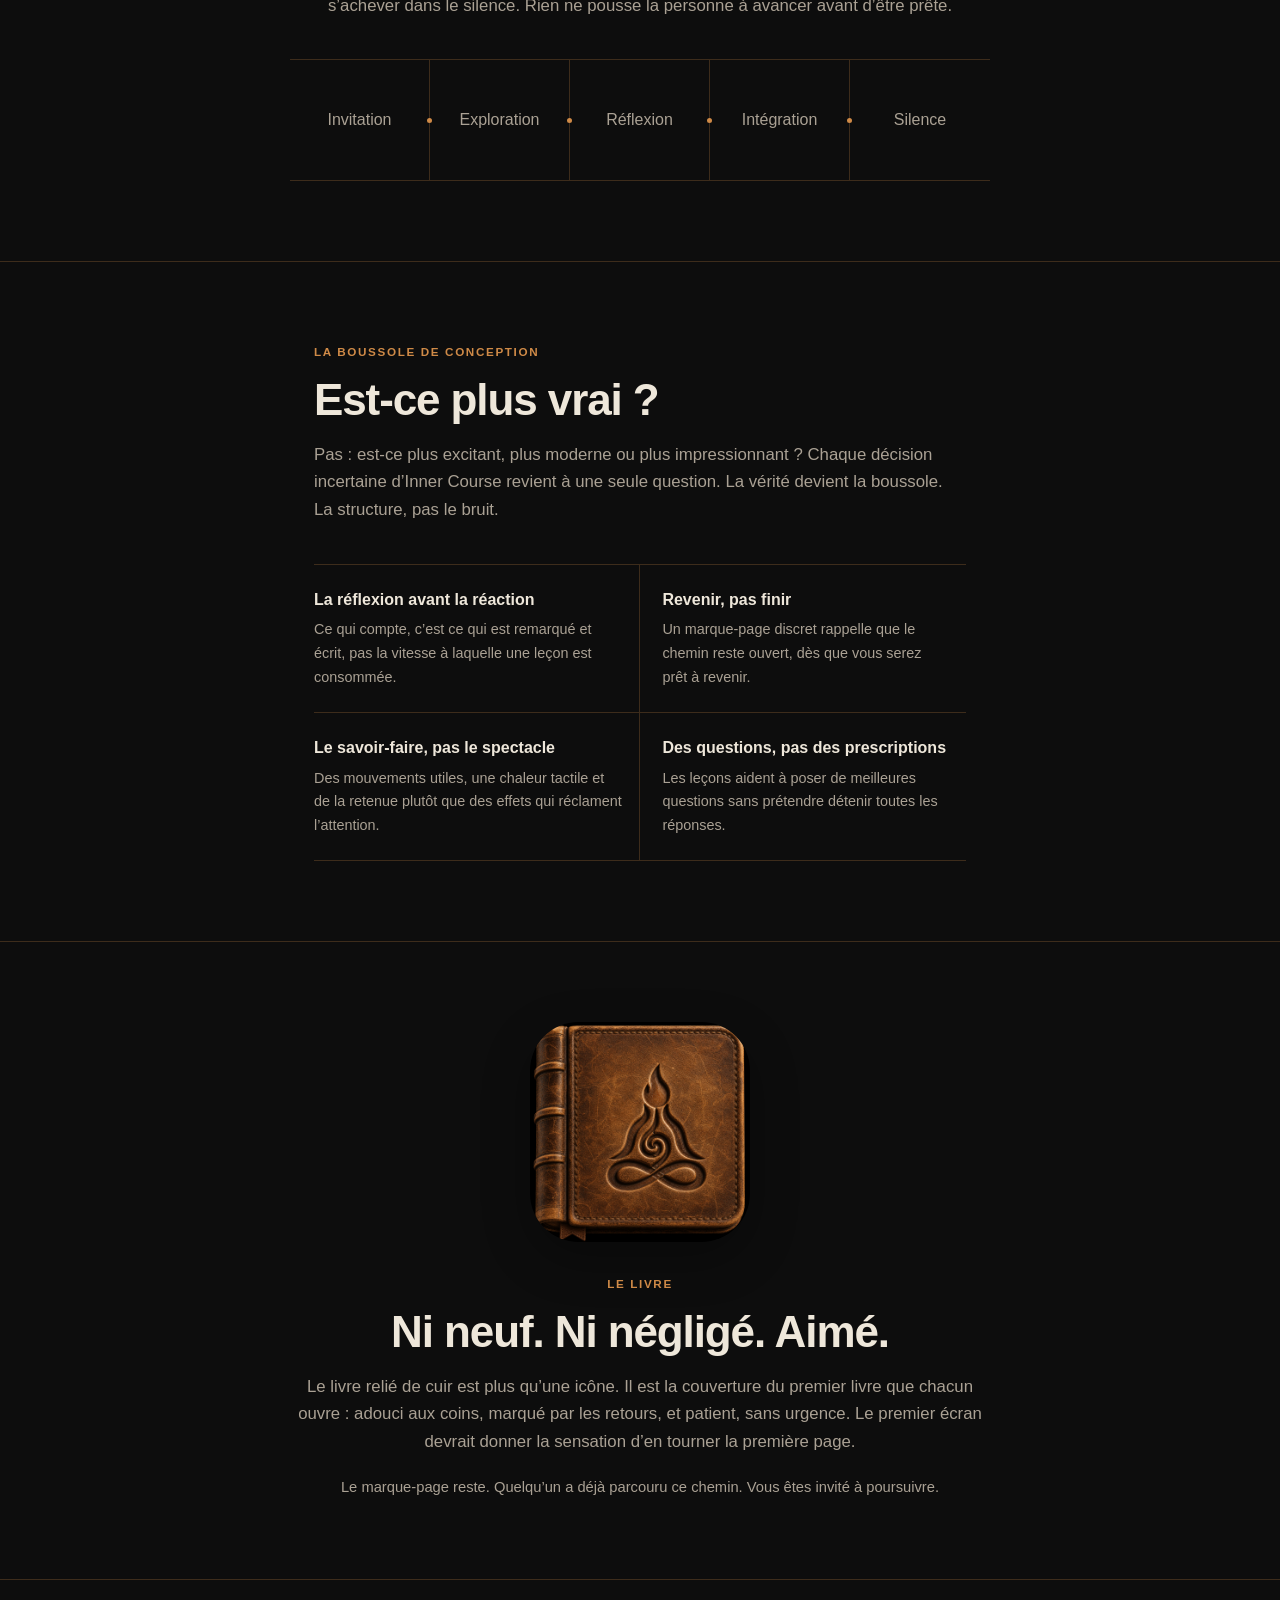
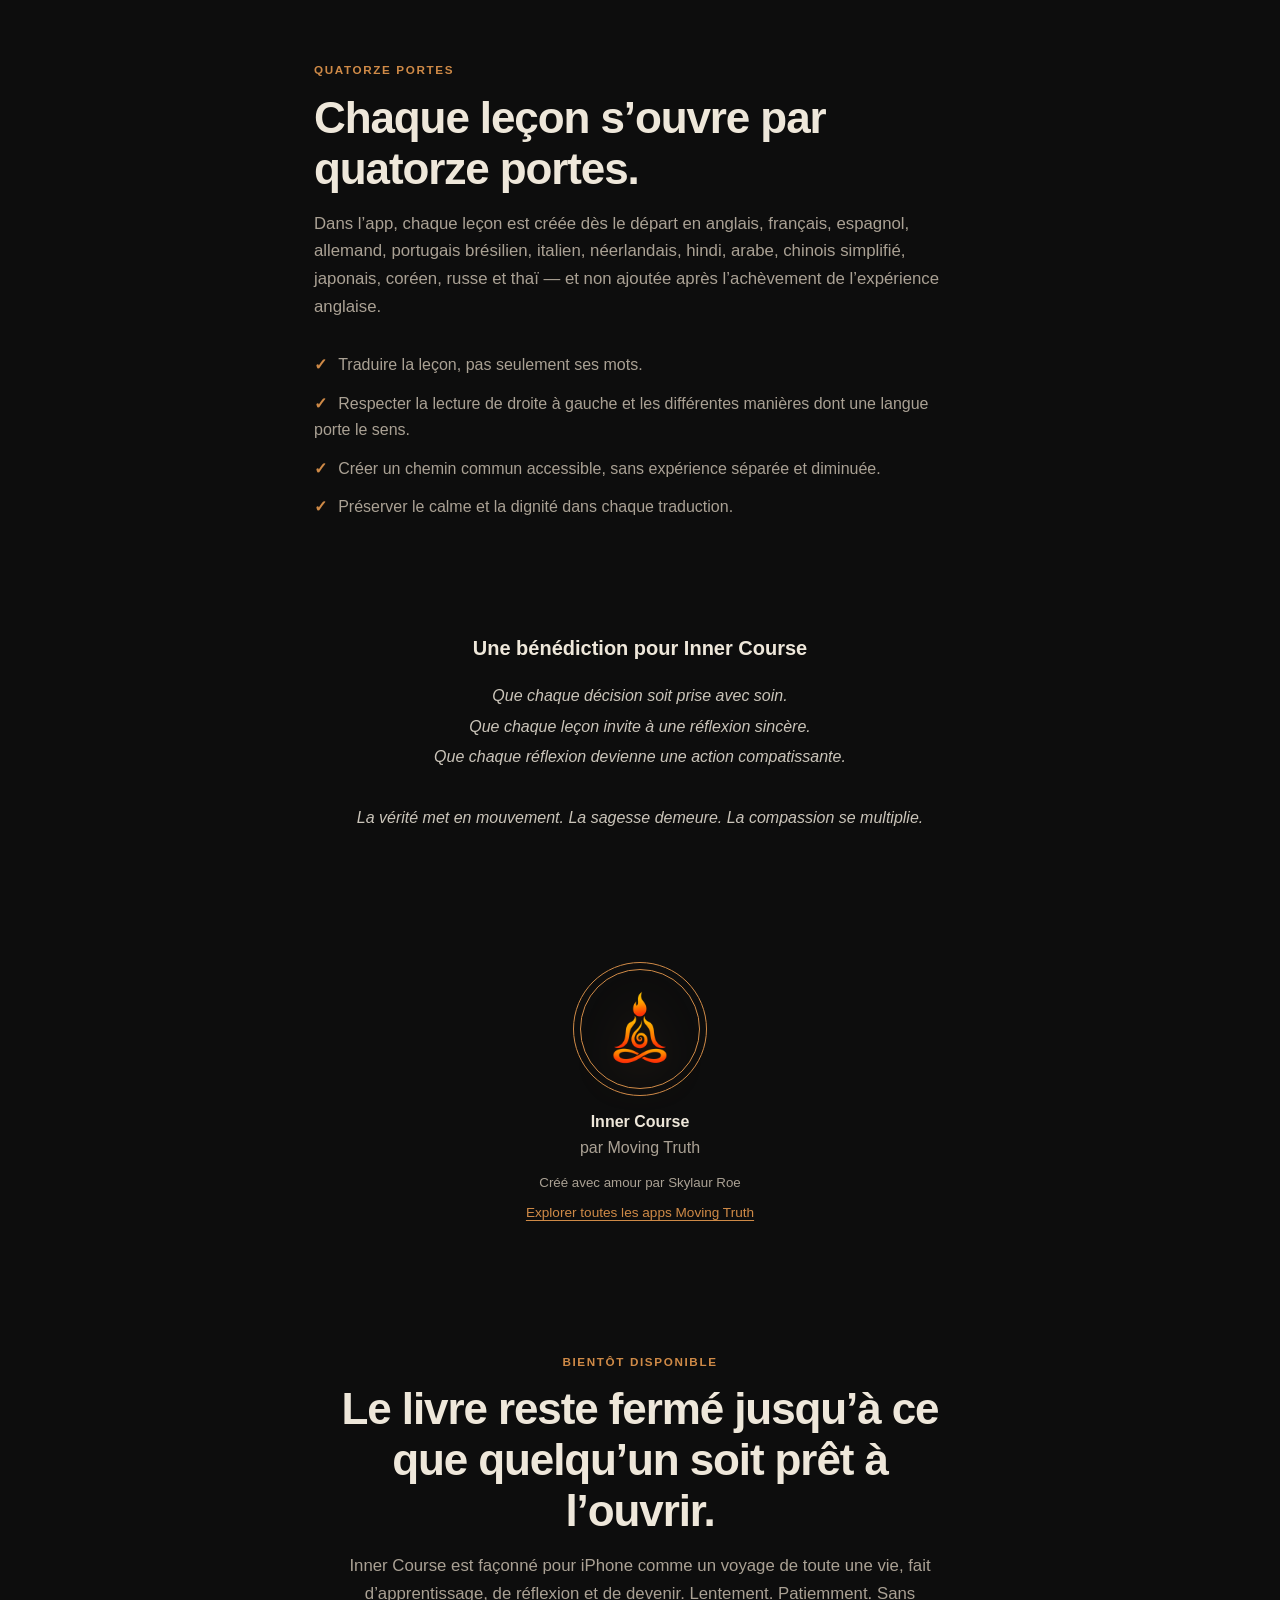
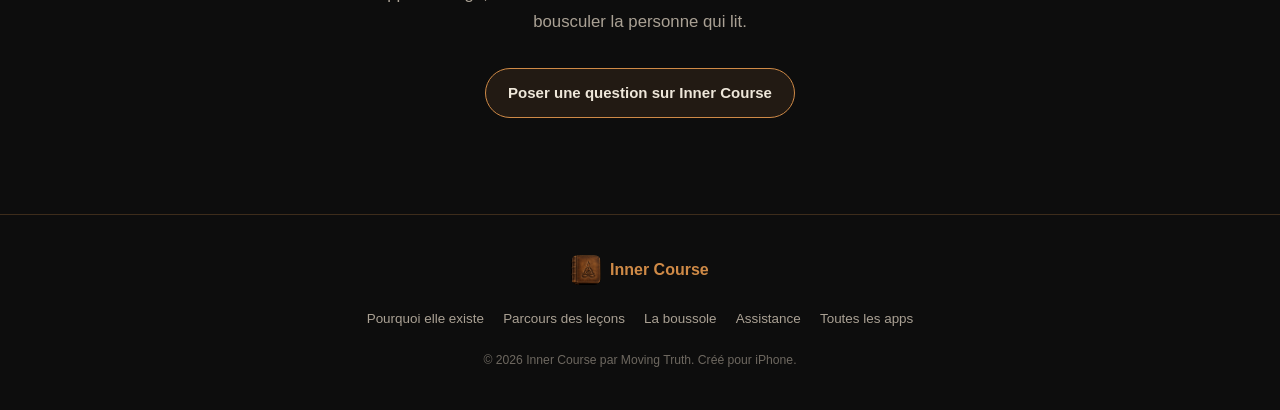
<file: fr/index.html>
<!DOCTYPE html>
<html lang="fr">
<head>
  <meta charset="UTF-8">
  <meta name="viewport" content="width=device-width, initial-scale=1.0">
  <meta name="theme-color" content="#0D0D0D">
  <meta name="description" content="Inner Course est une app de leçons et de réflexion, façonnée avec soin par Moving Truth. Ni fil, ni jeu. Un compagnon pour le voyage intérieur. Bientôt sur iPhone.">
  <meta property="og:title" content="Inner Course — par Moving Truth">
  <meta property="og:description" content="Là où Moving Truth se tourne vers le monde, Inner Course se tourne vers l’intérieur.">
  <meta property="og:type" content="website">
  <meta property="og:url" content="https://inner-course.movingtruth.com/fr/">
  <meta property="og:image" content="https://inner-course.movingtruth.com/assets/icon.png?v=20261030">
  <meta name="twitter:card" content="summary_large_image">
  <title>Inner Course — par Moving Truth</title>
  <link rel="icon" type="image/png" href="../assets/icon.png?v=20261030">
  <link rel="apple-touch-icon" href="../assets/icon.png?v=20261030">
  <link rel="stylesheet" href="../styles.css?v=book-image-1">
  <script src="site.js" defer></script>













































<!-- family-localization-meta:start -->
<link rel="canonical" href="https://inner-course.movingtruth.com/fr/">
<link rel="alternate" hreflang="en" href="https://inner-course.movingtruth.com/">
<link rel="alternate" hreflang="fr" href="https://inner-course.movingtruth.com/fr/">
<link rel="alternate" hreflang="es" href="https://inner-course.movingtruth.com/es/">
<link rel="alternate" hreflang="de" href="https://inner-course.movingtruth.com/de/">
<link rel="alternate" hreflang="pt-BR" href="https://inner-course.movingtruth.com/pt-BR/">
<link rel="alternate" hreflang="it" href="https://inner-course.movingtruth.com/it/">
<link rel="alternate" hreflang="nl" href="https://inner-course.movingtruth.com/nl/">
<link rel="alternate" hreflang="hi" href="https://inner-course.movingtruth.com/hi/">
<link rel="alternate" hreflang="ar" href="https://inner-course.movingtruth.com/ar/">
<link rel="alternate" hreflang="zh-Hans" href="https://inner-course.movingtruth.com/zh-Hans/">
<link rel="alternate" hreflang="ja" href="https://inner-course.movingtruth.com/ja/">
<link rel="alternate" hreflang="ko" href="https://inner-course.movingtruth.com/ko/">
<link rel="alternate" hreflang="ru" href="https://inner-course.movingtruth.com/ru/">
<link rel="alternate" hreflang="th" href="https://inner-course.movingtruth.com/th/">
<link rel="alternate" hreflang="x-default" href="https://inner-course.movingtruth.com/">
<!-- family-localization-meta:end -->

<!-- family-localization-style:start -->
<style>
  .family-language{position:absolute;z-index:900;inset-block-start:4.75rem;inset-inline-end:1rem;color:#e8e0d0;font:600 .75rem/1.2 -apple-system,BlinkMacSystemFont,"Segoe UI",sans-serif}
  .family-language details{position:relative}
  .family-language summary{min-block-size:2.6rem;display:flex;align-items:center;gap:.55rem;padding:.3rem .75rem;list-style:none;border:1px solid rgba(201,168,76,.24);border-radius:999px;background:rgba(13,13,13,.82);cursor:pointer;backdrop-filter:blur(12px)}
  .family-language summary::-webkit-details-marker{display:none}
  .family-language summary::after{content:"⌄";font-size:1rem;color:#c9a84c}
  .family-language details[open] summary::after{transform:rotate(180deg)}
  .family-language__label{position:absolute;inline-size:1px;block-size:1px;padding:0;margin:-1px;overflow:hidden;clip:rect(0,0,0,0);white-space:nowrap;border:0}
  .family-language__menu{position:absolute;inset-block-start:calc(100% + .45rem);inset-inline-end:0;min-inline-size:12rem;max-block-size:min(65vh,28rem);overflow:auto;display:grid;gap:.2rem;padding:.4rem;border:1px solid rgba(201,168,76,.24);border-radius:16px;background:rgba(13,13,13,.97);box-shadow:0 16px 45px rgba(0,0,0,.42);backdrop-filter:blur(16px)}
  .family-language a{min-block-size:2.5rem;display:flex;align-items:center;padding:0 .7rem;border-radius:10px;color:inherit;text-decoration:none;white-space:nowrap}
  .family-language a:hover,.family-language a:focus-visible{background:rgba(201,168,76,.16);outline:2px solid transparent}
  .family-language a[aria-current="page"]{background:#c9a84c;color:#111}
  .language-suggestion{position:fixed;z-index:1100;inset-inline:50%;inset-block-end:1rem;transform:translateX(-50%);inline-size:min(calc(100% - 2rem),42rem);display:flex;align-items:center;justify-content:center;gap:.7rem;flex-wrap:wrap;padding:.8rem 1rem;border:1px solid rgba(201,168,76,.42);border-radius:16px;background:rgba(13,13,13,.96);color:#e8e0d0;font:600 .88rem/1.4 -apple-system,BlinkMacSystemFont,"Segoe UI",sans-serif;box-shadow:0 16px 45px rgba(0,0,0,.42);backdrop-filter:blur(16px)}
  .language-suggestion p{margin:0;color:#e8e0d0}
  .language-suggestion a,.language-suggestion button{min-block-size:2.35rem;display:inline-flex;align-items:center;padding:0 .8rem;border:1px solid rgba(201,168,76,.5);border-radius:999px;background:transparent;color:#e8e0d0;font:inherit;text-decoration:none;cursor:pointer}
  .language-suggestion a{background:#c9a84c;color:#111}
  .language-suggestion a:focus-visible,.language-suggestion button:focus-visible{outline:2px solid #f1d47a;outline-offset:2px}
  @media (max-width:700px){.family-language{inset-block-start:4.8rem;inset-inline-end:.75rem}}
</style>
<!-- family-localization-style:end -->
<!-- family-localization-script:start -->
<script src="../localization/language-preference.js" defer></script>
<!-- family-localization-script:end -->
</head>
<body class="course">
<!-- family-localization:start -->
<div class="family-language">
<details>
<summary><span class="family-language__label">Langue</span><span>Français</span></summary>
<nav class="family-language__menu" aria-label="Langue">
  <a href="https://inner-course.movingtruth.com/" lang="en" data-language-choice="en">English</a>
  <a href="https://inner-course.movingtruth.com/fr/" lang="fr" data-language-choice="fr" aria-current="page">Français</a>
  <a href="https://inner-course.movingtruth.com/es/" lang="es" data-language-choice="es">Español</a>
  <a href="https://inner-course.movingtruth.com/de/" lang="de" data-language-choice="de">Deutsch</a>
  <a href="https://inner-course.movingtruth.com/pt-BR/" lang="pt-BR" data-language-choice="pt-BR">Português (Brasil)</a>
  <a href="https://inner-course.movingtruth.com/it/" lang="it" data-language-choice="it">Italiano</a>
  <a href="https://inner-course.movingtruth.com/nl/" lang="nl" data-language-choice="nl">Nederlands</a>
  <a href="https://inner-course.movingtruth.com/hi/" lang="hi" data-language-choice="hi">हिन्दी</a>
  <a href="https://inner-course.movingtruth.com/ar/" lang="ar" data-language-choice="ar">العربية</a>
  <a href="https://inner-course.movingtruth.com/zh-Hans/" lang="zh-Hans" data-language-choice="zh-Hans">简体中文</a>
  <a href="https://inner-course.movingtruth.com/ja/" lang="ja" data-language-choice="ja">日本語</a>
  <a href="https://inner-course.movingtruth.com/ko/" lang="ko" data-language-choice="ko">한국어</a>
  <a href="https://inner-course.movingtruth.com/ru/" lang="ru" data-language-choice="ru">Русский</a>
  <a href="https://inner-course.movingtruth.com/th/" lang="th" data-language-choice="th">ไทย</a>
</nav>
</details>
</div>
<!-- family-localization:end -->
  <a class="skip-link" href="#main-content">Aller au contenu principal</a>

  <div class="living-canvas" aria-hidden="true">
    <div class="living-canvas__gradient"></div>
    <div class="living-canvas__glow"></div>
    <div class="living-canvas__motes" id="motes"></div>
    <svg class="living-canvas__corners" id="corner-spirals"></svg>
  </div>

  <header class="site-nav" role="banner">
    <a class="site-nav__brand" href="#top" aria-label="Accueil d’Inner Course">
      <img src="../assets/icon.png?v=20261030" alt="">
      <span>Inner Course</span>
    </a>
    <button class="site-nav__toggle" type="button" aria-expanded="false" aria-controls="site-links">
      <span class="sr-only">Ouvrir la navigation</span>
      <span aria-hidden="true"></span><span aria-hidden="true"></span><span aria-hidden="true"></span>
    </button>
    <nav aria-label="Navigation principale">
      <ul class="site-nav__links" id="site-links">
        <li><a href="#purpose">Pourquoi elle existe</a></li>
        <li><a href="#lessons">Le parcours d’une leçon</a></li>
        <li><a href="#compass">La boussole</a></li>
        <li><a href="#availability">Disponibilité</a></li>
        <li><a href="https://apps.movingtruth.com/fr/">Toutes les apps</a></li>
      </ul>
    </nav>
  </header>

  <main id="main-content">
    <section class="hero" id="top" aria-labelledby="hero-title">
      <div class="hero__icon-wrap">
        <div class="hero__icon-glow"></div>
        <img class="hero__icon" src="../assets/icon.png?v=20261030" alt="Inner Course — icône de l’application">
      </div>
      <h1 class="hero__name hero__name--product" id="hero-title">Inner Course</h1>
      <p class="hero__promise">Là où Moving Truth se tourne vers le monde, Inner Course se tourne vers l’intérieur.</p>
      <div class="hero__actions">
        <span class="button button--quiet" aria-label="Bientôt sur iPhone">Bientôt sur iPhone</span>
        <a class="button button--outline" href="#purpose">Ouvrir la première page</a>
      </div>
      <p class="hero__scroll" aria-hidden="true">faites défiler pour commencer</p>
    </section>

    <div class="dot-row" aria-hidden="true">
      <span></span><span></span><span></span><span></span><span></span><span></span><span></span><span></span><span></span>
    </div>

    <section class="intro" id="purpose" aria-labelledby="purpose-title">
      <h2 id="purpose-title">Ni fil. Ni recueil de citations. Un compagnon.</h2>
      <p>Inner Course crée des moments où l’on s’arrête assez longtemps pour penser. Ses leçons ne se précipitent pas vers les réponses. Elles invitent à réfléchir, écrire, faire silence, revenir — et à laisser naître une compréhension capable de devenir une action compatissante.</p>
      <p class="intro__trust">Le chemin se mesure à la réflexion, pas à ce qui est terminé.</p>
    </section>

    <section class="statement statement--bordered" id="lessons" aria-labelledby="lessons-title">
      <span class="statement__symbol" aria-hidden="true">⌁</span>
      <span class="eyebrow">Chaque leçon a son rythme</span>
      <h2 id="lessons-title">Une structure qui fait place au sens.</h2>
      <p>Chaque leçon suit le même chemin délibéré. Elle peut se terminer sur une question. Elle peut s’achever dans le silence. Rien ne pousse la personne à avancer avant d’être prête.</p>
      <ol class="step-line" aria-label="Structure d’une leçon Inner Course">
        <li>Invitation</li>
        <li>Exploration</li>
        <li>Réflexion</li>
        <li>Intégration</li>
        <li>Silence</li>
      </ol>
    </section>

    <section class="statement" id="compass" aria-labelledby="compass-title">
      <span class="eyebrow">La boussole de conception</span>
      <h2 id="compass-title">Est-ce plus vrai ?</h2>
      <p>Pas : est-ce plus excitant, plus moderne ou plus impressionnant ? Chaque décision incertaine d’Inner Course revient à une seule question. La vérité devient la boussole. La structure, pas le bruit.</p>
      <div class="capability-lines" role="list">
        <div role="listitem"><strong>La réflexion avant la réaction</strong><span>Ce qui compte, c’est ce qui est remarqué et écrit, pas la vitesse à laquelle une leçon est consommée.</span></div>
        <div role="listitem"><strong>Revenir, pas finir</strong><span>Un marque-page discret rappelle que le chemin reste ouvert, dès que vous serez prêt à revenir.</span></div>
        <div role="listitem"><strong>Le savoir-faire, pas le spectacle</strong><span>Des mouvements utiles, une chaleur tactile et de la retenue plutôt que des effets qui réclament l’attention.</span></div>
        <div role="listitem"><strong>Des questions, pas des prescriptions</strong><span>Les leçons aident à poser de meilleures questions sans prétendre détenir toutes les réponses.</span></div>
      </div>
    </section>

    <section class="statement statement--bordered" aria-labelledby="book-title">
      <span class="statement__book-art" aria-hidden="true"><img class="statement__book-icon" src="../assets/icon.png?v=20261030" alt="" width="220" height="220" loading="lazy"></span>
      <span class="eyebrow">Le livre</span>
      <h2 id="book-title">Ni neuf. Ni négligé. Aimé.</h2>
      <p>Le livre relié de cuir est plus qu’une icône. Il est la couverture du premier livre que chacun ouvre : adouci aux coins, marqué par les retours, et patient, sans urgence. Le premier écran devrait donner la sensation d’en tourner la première page.</p>
      <p class="statement__note">Le marque-page reste. Quelqu’un a déjà parcouru ce chemin. Vous êtes invité à poursuivre.</p>
    </section>

    <section class="statement" aria-labelledby="language-title">
      <span class="eyebrow">Quatorze portes</span>
      <h2 id="language-title">Chaque leçon s’ouvre par quatorze portes.</h2>
      <p>Dans l’app, chaque leçon est créée dès le départ en anglais, français, espagnol, allemand, portugais brésilien, italien, néerlandais, hindi, arabe, chinois simplifié, japonais, coréen, russe et thaï — et non ajoutée après l’achèvement de l’expérience anglaise.</p>
      <ul class="truth-list">
        <li>Traduire la leçon, pas seulement ses mots.</li>
        <li>Respecter la lecture de droite à gauche et les différentes manières dont une langue porte le sens.</li>
        <li>Créer un chemin commun accessible, sans expérience séparée et diminuée.</li>
        <li>Préserver le calme et la dignité dans chaque traduction.</li>
      </ul>
    </section>

    <section class="blessing" aria-labelledby="blessing-title">
      <h2 id="blessing-title">Une bénédiction pour Inner Course</h2>
      <p>Que chaque décision soit prise avec soin.<br>Que chaque leçon invite à une réflexion sincère.<br>Que chaque réflexion devienne une action compatissante.<br><br>La vérité met en mouvement. La sagesse demeure. La compassion se multiplie.</p>
    </section>

    <section class="moving-truth" aria-label="À propos de Moving Truth">
      <a class="moving-truth__ring" href="https://movingtruth.com" aria-label="Moving Truth. Ouvre movingtruth.com">
        <img src="../assets/moving-truth-logo.png" alt="Logo de Moving Truth">
      </a>
      <strong>Inner Course</strong>
      <span>par Moving Truth</span>
      <small>Créé avec amour par Skylaur Roe</small>
      <a href="https://apps.movingtruth.com/fr/">Explorer toutes les apps Moving Truth</a>
    </section>

    <section class="closing" id="availability" aria-labelledby="availability-title">
      <span class="eyebrow">Bientôt disponible</span>
      <h2 id="availability-title">Le livre reste fermé jusqu’à ce que quelqu’un soit prêt à l’ouvrir.</h2>
      <p>Inner Course est façonné pour iPhone comme un voyage de toute une vie, fait d’apprentissage, de réflexion et de devenir. Lentement. Patiemment. Sans bousculer la personne qui lit.</p>
      <a class="button button--outline" href="mailto:support@movingtruth.com?subject=Inner%20Course">Poser une question sur Inner Course</a>
    </section>
  </main>

  <footer>
    <div class="footer__brand"><img src="../assets/icon.png?v=20261030" alt=""><strong>Inner Course</strong></div>
    <nav aria-label="Navigation du pied de page">
      <ul>
        <li><a href="#purpose">Pourquoi elle existe</a></li>
        <li><a href="#lessons">Parcours des leçons</a></li>
        <li><a href="#compass">La boussole</a></li>
        <li><a href="mailto:support@movingtruth.com">Assistance</a></li>
        <li><a href="https://apps.movingtruth.com/fr/">Toutes les apps</a></li>
      </ul>
    </nav>
    <p>© 2026 Inner Course par Moving Truth. Créé pour iPhone.</p>
  </footer>
</body>
</html>
</file>
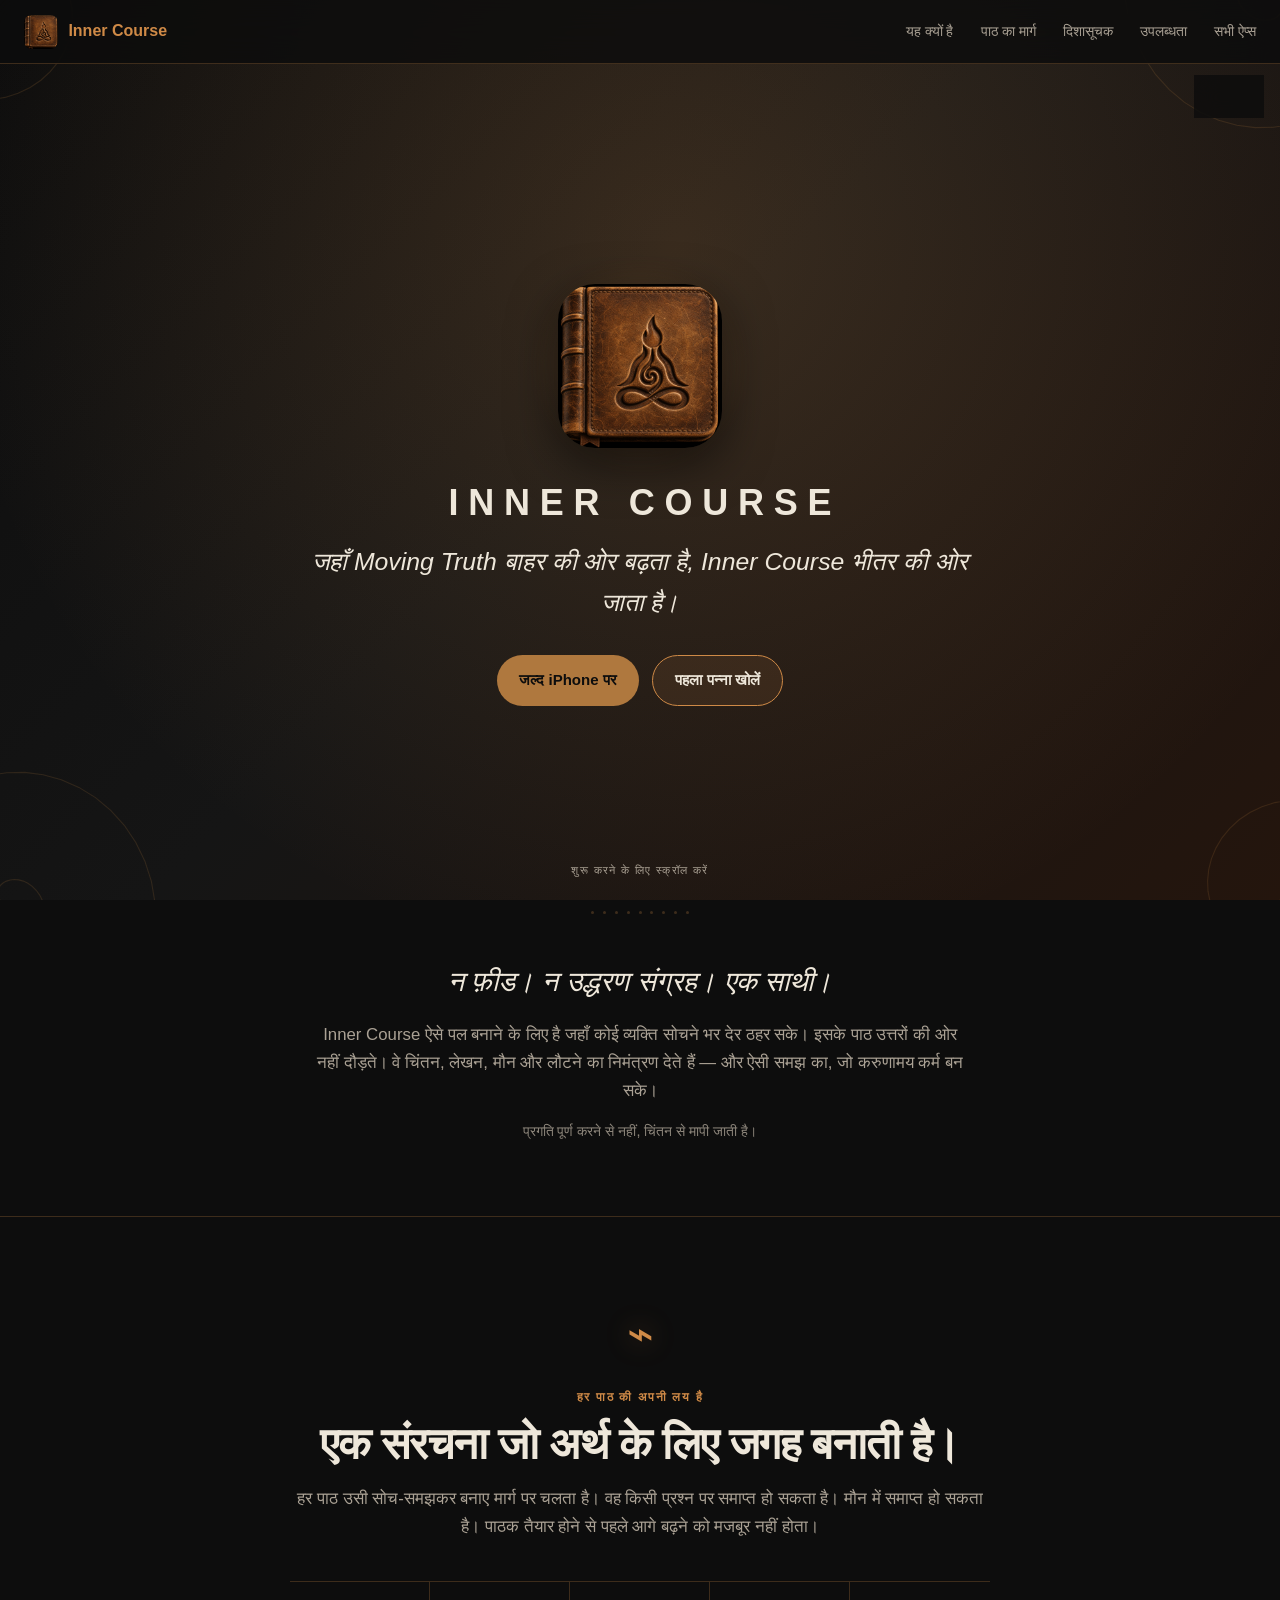
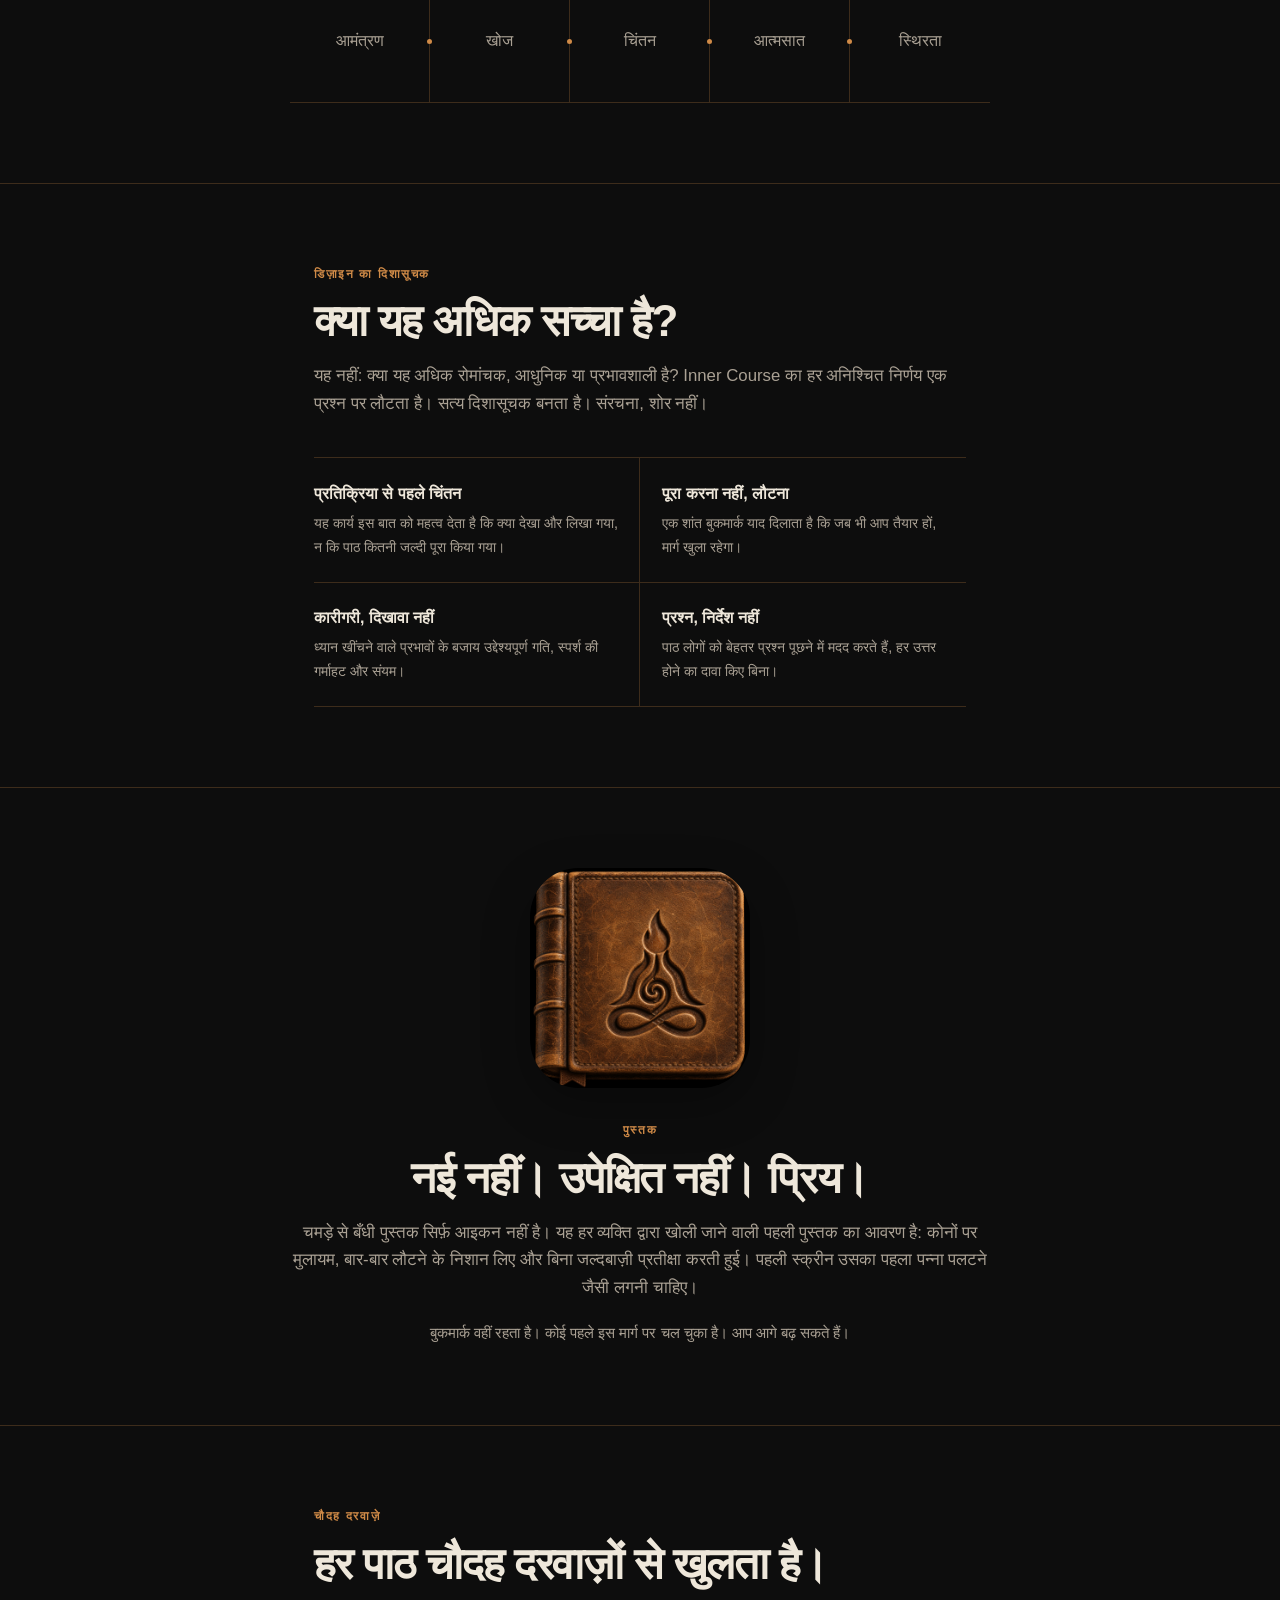
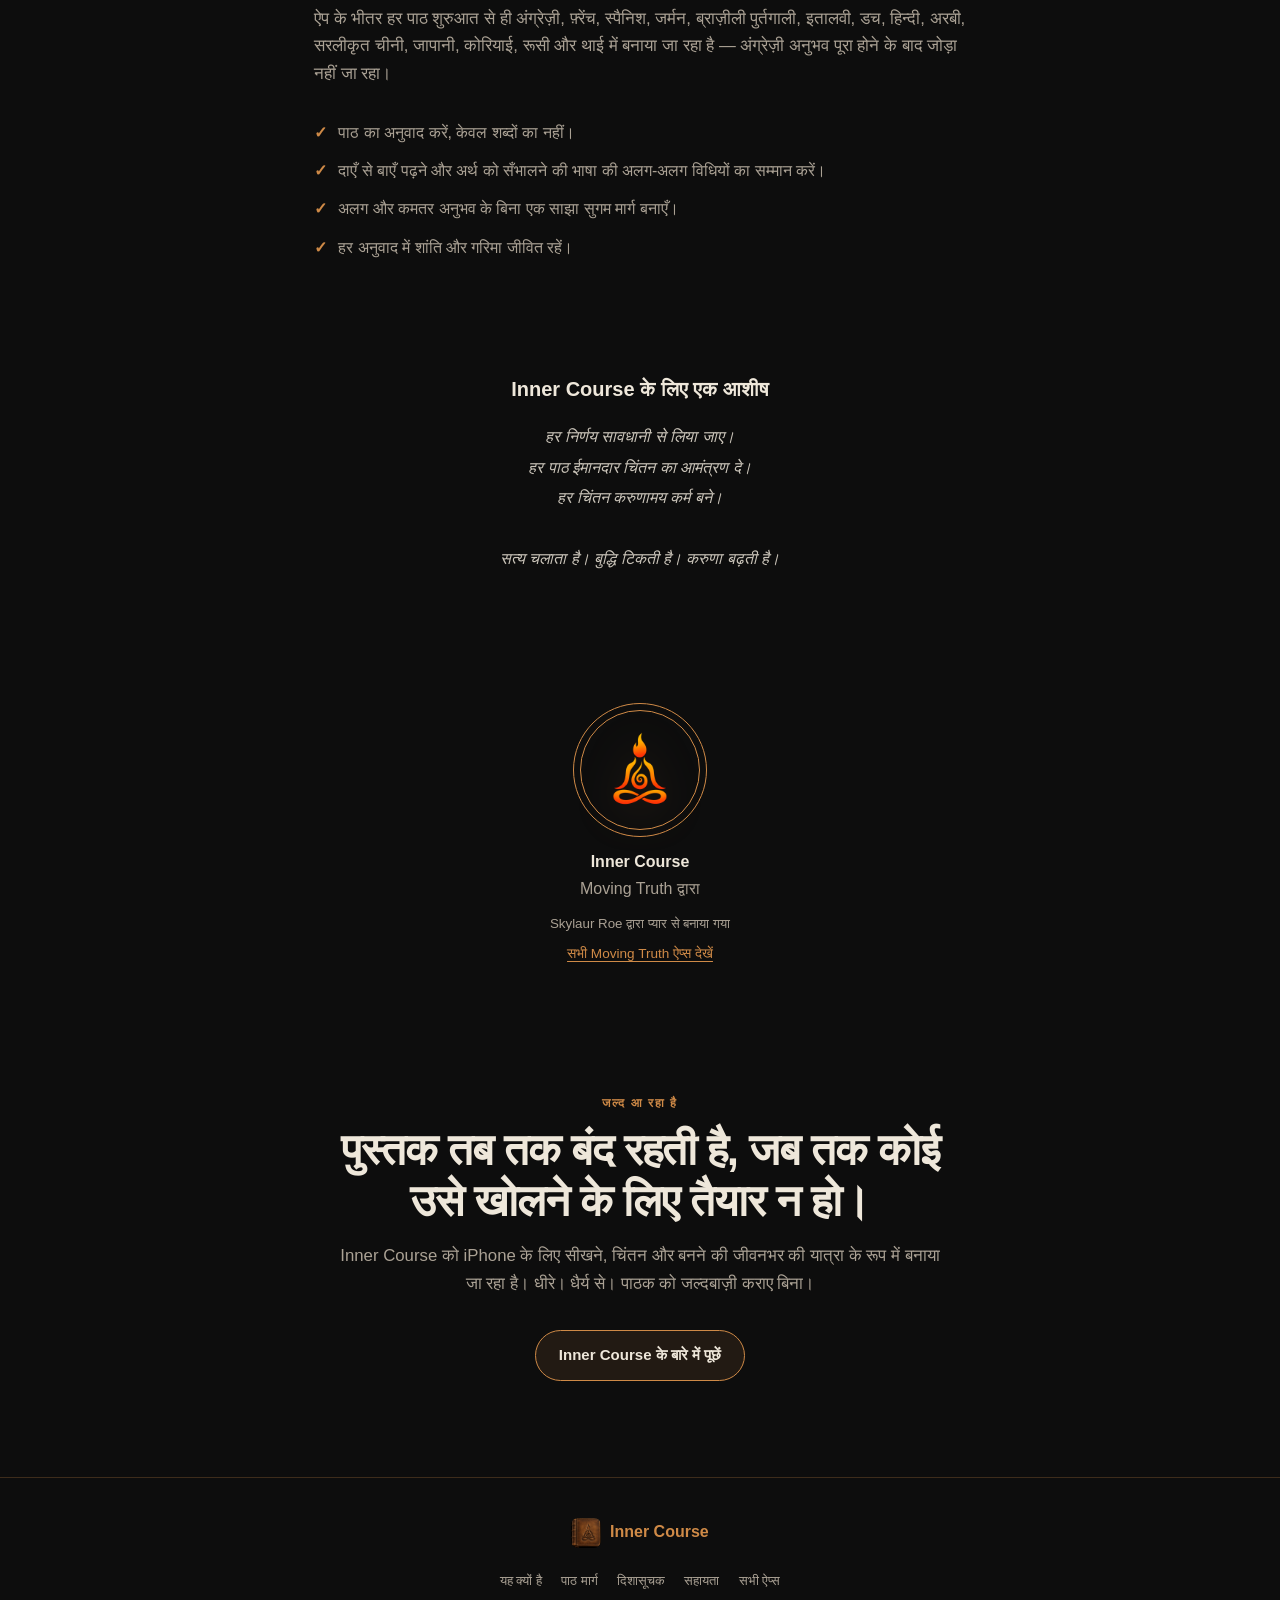
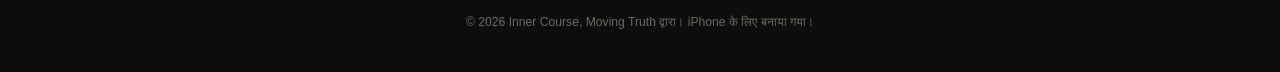
<file: hi/index.html>
<!DOCTYPE html>
<html lang="hi">
<head>
  <meta charset="UTF-8">
  <meta name="viewport" content="width=device-width, initial-scale=1.0">
  <meta name="theme-color" content="#0D0D0D">
  <meta name="description" content="Inner Course, Moving Truth का ध्यान से बनाया गया पाठ और चिंतन ऐप है। न फ़ीड। न खेल में बदला अनुभव। भीतर की यात्रा का साथी। जल्द iPhone पर।">
  <meta property="og:title" content="Inner Course — Moving Truth द्वारा">
  <meta property="og:description" content="जहाँ Moving Truth बाहर की ओर बढ़ता है, Inner Course भीतर की ओर जाता है।">
  <meta property="og:type" content="website">
  <meta property="og:url" content="https://inner-course.movingtruth.com/hi/">
  <meta property="og:image" content="https://inner-course.movingtruth.com/assets/icon.png?v=20261030">
  <meta name="twitter:card" content="summary_large_image">
  <title>Inner Course — Moving Truth द्वारा</title>
  <link rel="icon" type="image/png" href="../assets/icon.png?v=20261030">
  <link rel="apple-touch-icon" href="../assets/icon.png?v=20261030">
  <link rel="stylesheet" href="../styles.css?v=book-image-1">
  <script src="site.js" defer></script>













































<!-- family-localization-meta:start -->
<link rel="canonical" href="https://inner-course.movingtruth.com/hi/">
<link rel="alternate" hreflang="en" href="https://inner-course.movingtruth.com/">
<link rel="alternate" hreflang="fr" href="https://inner-course.movingtruth.com/fr/">
<link rel="alternate" hreflang="es" href="https://inner-course.movingtruth.com/es/">
<link rel="alternate" hreflang="de" href="https://inner-course.movingtruth.com/de/">
<link rel="alternate" hreflang="pt-BR" href="https://inner-course.movingtruth.com/pt-BR/">
<link rel="alternate" hreflang="it" href="https://inner-course.movingtruth.com/it/">
<link rel="alternate" hreflang="nl" href="https://inner-course.movingtruth.com/nl/">
<link rel="alternate" hreflang="hi" href="https://inner-course.movingtruth.com/hi/">
<link rel="alternate" hreflang="ar" href="https://inner-course.movingtruth.com/ar/">
<link rel="alternate" hreflang="zh-Hans" href="https://inner-course.movingtruth.com/zh-Hans/">
<link rel="alternate" hreflang="ja" href="https://inner-course.movingtruth.com/ja/">
<link rel="alternate" hreflang="ko" href="https://inner-course.movingtruth.com/ko/">
<link rel="alternate" hreflang="ru" href="https://inner-course.movingtruth.com/ru/">
<link rel="alternate" hreflang="th" href="https://inner-course.movingtruth.com/th/">
<link rel="alternate" hreflang="x-default" href="https://inner-course.movingtruth.com/">
<!-- family-localization-meta:end -->

<!-- family-localization-style:start -->
<style>
  .family-language{position:absolute;z-index:900;inset-block-start:4.75rem;inset-inline-end:1rem;color:#e8e0d0;font:600 .75rem/1.2 -apple-system,BlinkMacSystemFont,"Segoe UI",sans-serif}
  .family-language details{position:relative}
  .family-language summary{min-block-size:2.6rem;display:flex;align-items:center;gap:.55rem;padding:.3rem .75rem;list-style:none;border:1px solid rgba(201,168,76,.24);border-radius:999px;background:rgba(13,13,13,.82);cursor:pointer;backdrop-filter:blur(12px)}
  .family-language summary::-webkit-details-marker{display:none}
  .family-language summary::after{content:"⌄";font-size:1rem;color:#c9a84c}
  .family-language details[open] summary::after{transform:rotate(180deg)}
  .family-language__label{position:absolute;inline-size:1px;block-size:1px;padding:0;margin:-1px;overflow:hidden;clip:rect(0,0,0,0);white-space:nowrap;border:0}
  .family-language__menu{position:absolute;inset-block-start:calc(100% + .45rem);inset-inline-end:0;min-inline-size:12rem;max-block-size:min(65vh,28rem);overflow:auto;display:grid;gap:.2rem;padding:.4rem;border:1px solid rgba(201,168,76,.24);border-radius:16px;background:rgba(13,13,13,.97);box-shadow:0 16px 45px rgba(0,0,0,.42);backdrop-filter:blur(16px)}
  .family-language a{min-block-size:2.5rem;display:flex;align-items:center;padding:0 .7rem;border-radius:10px;color:inherit;text-decoration:none;white-space:nowrap}
  .family-language a:hover,.family-language a:focus-visible{background:rgba(201,168,76,.16);outline:2px solid transparent}
  .family-language a[aria-current="page"]{background:#c9a84c;color:#111}
  .language-suggestion{position:fixed;z-index:1100;inset-inline:50%;inset-block-end:1rem;transform:translateX(-50%);inline-size:min(calc(100% - 2rem),42rem);display:flex;align-items:center;justify-content:center;gap:.7rem;flex-wrap:wrap;padding:.8rem 1rem;border:1px solid rgba(201,168,76,.42);border-radius:16px;background:rgba(13,13,13,.96);color:#e8e0d0;font:600 .88rem/1.4 -apple-system,BlinkMacSystemFont,"Segoe UI",sans-serif;box-shadow:0 16px 45px rgba(0,0,0,.42);backdrop-filter:blur(16px)}
  .language-suggestion p{margin:0;color:#e8e0d0}
  .language-suggestion a,.language-suggestion button{min-block-size:2.35rem;display:inline-flex;align-items:center;padding:0 .8rem;border:1px solid rgba(201,168,76,.5);border-radius:999px;background:transparent;color:#e8e0d0;font:inherit;text-decoration:none;cursor:pointer}
  .language-suggestion a{background:#c9a84c;color:#111}
  .language-suggestion a:focus-visible,.language-suggestion button:focus-visible{outline:2px solid #f1d47a;outline-offset:2px}
  @media (max-width:700px){.family-language{inset-block-start:4.8rem;inset-inline-end:.75rem}}
</style>
<!-- family-localization-style:end -->
<!-- family-localization-script:start -->
<script src="../localization/language-preference.js" defer></script>
<!-- family-localization-script:end -->
</head>
<body class="course">
<!-- family-localization:start -->
<div class="family-language">
<details>
<summary><span class="family-language__label">भाषा</span><span>हिन्दी</span></summary>
<nav class="family-language__menu" aria-label="भाषा">
  <a href="https://inner-course.movingtruth.com/" lang="en" data-language-choice="en">English</a>
  <a href="https://inner-course.movingtruth.com/fr/" lang="fr" data-language-choice="fr">Français</a>
  <a href="https://inner-course.movingtruth.com/es/" lang="es" data-language-choice="es">Español</a>
  <a href="https://inner-course.movingtruth.com/de/" lang="de" data-language-choice="de">Deutsch</a>
  <a href="https://inner-course.movingtruth.com/pt-BR/" lang="pt-BR" data-language-choice="pt-BR">Português (Brasil)</a>
  <a href="https://inner-course.movingtruth.com/it/" lang="it" data-language-choice="it">Italiano</a>
  <a href="https://inner-course.movingtruth.com/nl/" lang="nl" data-language-choice="nl">Nederlands</a>
  <a href="https://inner-course.movingtruth.com/hi/" lang="hi" data-language-choice="hi" aria-current="page">हिन्दी</a>
  <a href="https://inner-course.movingtruth.com/ar/" lang="ar" data-language-choice="ar">العربية</a>
  <a href="https://inner-course.movingtruth.com/zh-Hans/" lang="zh-Hans" data-language-choice="zh-Hans">简体中文</a>
  <a href="https://inner-course.movingtruth.com/ja/" lang="ja" data-language-choice="ja">日本語</a>
  <a href="https://inner-course.movingtruth.com/ko/" lang="ko" data-language-choice="ko">한국어</a>
  <a href="https://inner-course.movingtruth.com/ru/" lang="ru" data-language-choice="ru">Русский</a>
  <a href="https://inner-course.movingtruth.com/th/" lang="th" data-language-choice="th">ไทย</a>
</nav>
</details>
</div>
<!-- family-localization:end -->
  <a class="skip-link" href="#main-content">मुख्य सामग्री पर जाएँ</a>

  <div class="living-canvas" aria-hidden="true">
    <div class="living-canvas__gradient"></div>
    <div class="living-canvas__glow"></div>
    <div class="living-canvas__motes" id="motes"></div>
    <svg class="living-canvas__corners" id="corner-spirals"></svg>
  </div>

  <header class="site-nav" role="banner">
    <a class="site-nav__brand" href="#top" aria-label="Inner Course का होम पेज">
      <img src="../assets/icon.png?v=20261030" alt="">
      <span>Inner Course</span>
    </a>
    <button class="site-nav__toggle" type="button" aria-expanded="false" aria-controls="site-links">
      <span class="sr-only">नेविगेशन खोलें</span>
      <span aria-hidden="true"></span><span aria-hidden="true"></span><span aria-hidden="true"></span>
    </button>
    <nav aria-label="मुख्य नेविगेशन">
      <ul class="site-nav__links" id="site-links">
        <li><a href="#purpose">यह क्यों है</a></li>
        <li><a href="#lessons">पाठ का मार्ग</a></li>
        <li><a href="#compass">दिशासूचक</a></li>
        <li><a href="#availability">उपलब्धता</a></li>
        <li><a href="https://apps.movingtruth.com/hi/">सभी ऐप्स</a></li>
      </ul>
    </nav>
  </header>

  <main id="main-content">
    <section class="hero" id="top" aria-labelledby="hero-title">
      <div class="hero__icon-wrap">
        <div class="hero__icon-glow"></div>
        <img class="hero__icon" src="../assets/icon.png?v=20261030" alt="Inner Course — ऐप आइकन">
      </div>
      <h1 class="hero__name hero__name--product" id="hero-title">Inner Course</h1>
      <p class="hero__promise">जहाँ Moving Truth बाहर की ओर बढ़ता है, Inner Course भीतर की ओर जाता है।</p>
      <div class="hero__actions">
        <span class="button button--quiet" aria-label="जल्द iPhone पर">जल्द iPhone पर</span>
        <a class="button button--outline" href="#purpose">पहला पन्ना खोलें</a>
      </div>
      <p class="hero__scroll" aria-hidden="true">शुरू करने के लिए स्क्रॉल करें</p>
    </section>

    <div class="dot-row" aria-hidden="true">
      <span></span><span></span><span></span><span></span><span></span><span></span><span></span><span></span><span></span>
    </div>

    <section class="intro" id="purpose" aria-labelledby="purpose-title">
      <h2 id="purpose-title">न फ़ीड। न उद्धरण संग्रह। एक साथी।</h2>
      <p>Inner Course ऐसे पल बनाने के लिए है जहाँ कोई व्यक्ति सोचने भर देर ठहर सके। इसके पाठ उत्तरों की ओर नहीं दौड़ते। वे चिंतन, लेखन, मौन और लौटने का निमंत्रण देते हैं — और ऐसी समझ का, जो करुणामय कर्म बन सके।</p>
      <p class="intro__trust">प्रगति पूर्ण करने से नहीं, चिंतन से मापी जाती है।</p>
    </section>

    <section class="statement statement--bordered" id="lessons" aria-labelledby="lessons-title">
      <span class="statement__symbol" aria-hidden="true">⌁</span>
      <span class="eyebrow">हर पाठ की अपनी लय है</span>
      <h2 id="lessons-title">एक संरचना जो अर्थ के लिए जगह बनाती है।</h2>
      <p>हर पाठ उसी सोच-समझकर बनाए मार्ग पर चलता है। वह किसी प्रश्न पर समाप्त हो सकता है। मौन में समाप्त हो सकता है। पाठक तैयार होने से पहले आगे बढ़ने को मजबूर नहीं होता।</p>
      <ol class="step-line" aria-label="Inner Course पाठ की संरचना">
        <li>आमंत्रण</li>
        <li>खोज</li>
        <li>चिंतन</li>
        <li>आत्मसात</li>
        <li>स्थिरता</li>
      </ol>
    </section>

    <section class="statement" id="compass" aria-labelledby="compass-title">
      <span class="eyebrow">डिज़ाइन का दिशासूचक</span>
      <h2 id="compass-title">क्या यह अधिक सच्चा है?</h2>
      <p>यह नहीं: क्या यह अधिक रोमांचक, आधुनिक या प्रभावशाली है? Inner Course का हर अनिश्चित निर्णय एक प्रश्न पर लौटता है। सत्य दिशासूचक बनता है। संरचना, शोर नहीं।</p>
      <div class="capability-lines" role="list">
        <div role="listitem"><strong>प्रतिक्रिया से पहले चिंतन</strong><span>यह कार्य इस बात को महत्व देता है कि क्या देखा और लिखा गया, न कि पाठ कितनी जल्दी पूरा किया गया।</span></div>
        <div role="listitem"><strong>पूरा करना नहीं, लौटना</strong><span>एक शांत बुकमार्क याद दिलाता है कि जब भी आप तैयार हों, मार्ग खुला रहेगा।</span></div>
        <div role="listitem"><strong>कारीगरी, दिखावा नहीं</strong><span>ध्यान खींचने वाले प्रभावों के बजाय उद्देश्यपूर्ण गति, स्पर्श की गर्माहट और संयम।</span></div>
        <div role="listitem"><strong>प्रश्न, निर्देश नहीं</strong><span>पाठ लोगों को बेहतर प्रश्न पूछने में मदद करते हैं, हर उत्तर होने का दावा किए बिना।</span></div>
      </div>
    </section>

    <section class="statement statement--bordered" aria-labelledby="book-title">
      <span class="statement__book-art" aria-hidden="true"><img class="statement__book-icon" src="../assets/icon.png?v=20261030" alt="" width="220" height="220" loading="lazy"></span>
      <span class="eyebrow">पुस्तक</span>
      <h2 id="book-title">नई नहीं। उपेक्षित नहीं। प्रिय।</h2>
      <p>चमड़े से बँधी पुस्तक सिर्फ़ आइकन नहीं है। यह हर व्यक्ति द्वारा खोली जाने वाली पहली पुस्तक का आवरण है: कोनों पर मुलायम, बार-बार लौटने के निशान लिए और बिना जल्दबाज़ी प्रतीक्षा करती हुई। पहली स्क्रीन उसका पहला पन्ना पलटने जैसी लगनी चाहिए।</p>
      <p class="statement__note">बुकमार्क वहीं रहता है। कोई पहले इस मार्ग पर चल चुका है। आप आगे बढ़ सकते हैं।</p>
    </section>

    <section class="statement" aria-labelledby="language-title">
      <span class="eyebrow">चौदह दरवाज़े</span>
      <h2 id="language-title">हर पाठ चौदह दरवाज़ों से खुलता है।</h2>
      <p>ऐप के भीतर हर पाठ शुरुआत से ही अंग्रेज़ी, फ़्रेंच, स्पैनिश, जर्मन, ब्राज़ीली पुर्तगाली, इतालवी, डच, हिन्दी, अरबी, सरलीकृत चीनी, जापानी, कोरियाई, रूसी और थाई में बनाया जा रहा है — अंग्रेज़ी अनुभव पूरा होने के बाद जोड़ा नहीं जा रहा।</p>
      <ul class="truth-list">
        <li>पाठ का अनुवाद करें, केवल शब्दों का नहीं।</li>
        <li>दाएँ से बाएँ पढ़ने और अर्थ को सँभालने की भाषा की अलग-अलग विधियों का सम्मान करें।</li>
        <li>अलग और कमतर अनुभव के बिना एक साझा सुगम मार्ग बनाएँ।</li>
        <li>हर अनुवाद में शांति और गरिमा जीवित रहें।</li>
      </ul>
    </section>

    <section class="blessing" aria-labelledby="blessing-title">
      <h2 id="blessing-title">Inner Course के लिए एक आशीष</h2>
      <p>हर निर्णय सावधानी से लिया जाए।<br>हर पाठ ईमानदार चिंतन का आमंत्रण दे।<br>हर चिंतन करुणामय कर्म बने।<br><br>सत्य चलाता है। बुद्धि टिकती है। करुणा बढ़ती है।</p>
    </section>

    <section class="moving-truth" aria-label="Moving Truth के बारे में">
      <a class="moving-truth__ring" href="https://movingtruth.com" aria-label="Moving Truth। movingtruth.com खोलता है">
        <img src="../assets/moving-truth-logo.png" alt="Moving Truth का लोगो">
      </a>
      <strong>Inner Course</strong>
      <span>Moving Truth द्वारा</span>
      <small>Skylaur Roe द्वारा प्यार से बनाया गया</small>
      <a href="https://apps.movingtruth.com/hi/">सभी Moving Truth ऐप्स देखें</a>
    </section>

    <section class="closing" id="availability" aria-labelledby="availability-title">
      <span class="eyebrow">जल्द आ रहा है</span>
      <h2 id="availability-title">पुस्तक तब तक बंद रहती है, जब तक कोई उसे खोलने के लिए तैयार न हो।</h2>
      <p>Inner Course को iPhone के लिए सीखने, चिंतन और बनने की जीवनभर की यात्रा के रूप में बनाया जा रहा है। धीरे। धैर्य से। पाठक को जल्दबाज़ी कराए बिना।</p>
      <a class="button button--outline" href="mailto:support@movingtruth.com?subject=Inner%20Course">Inner Course के बारे में पूछें</a>
    </section>
  </main>

  <footer>
    <div class="footer__brand"><img src="../assets/icon.png?v=20261030" alt=""><strong>Inner Course</strong></div>
    <nav aria-label="फ़ुटर नेविगेशन">
      <ul>
        <li><a href="#purpose">यह क्यों है</a></li>
        <li><a href="#lessons">पाठ मार्ग</a></li>
        <li><a href="#compass">दिशासूचक</a></li>
        <li><a href="mailto:support@movingtruth.com">सहायता</a></li>
        <li><a href="https://apps.movingtruth.com/hi/">सभी ऐप्स</a></li>
      </ul>
    </nav>
    <p>© 2026 Inner Course, Moving Truth द्वारा। iPhone के लिए बनाया गया।</p>
  </footer>
</body>
</html>
</file>
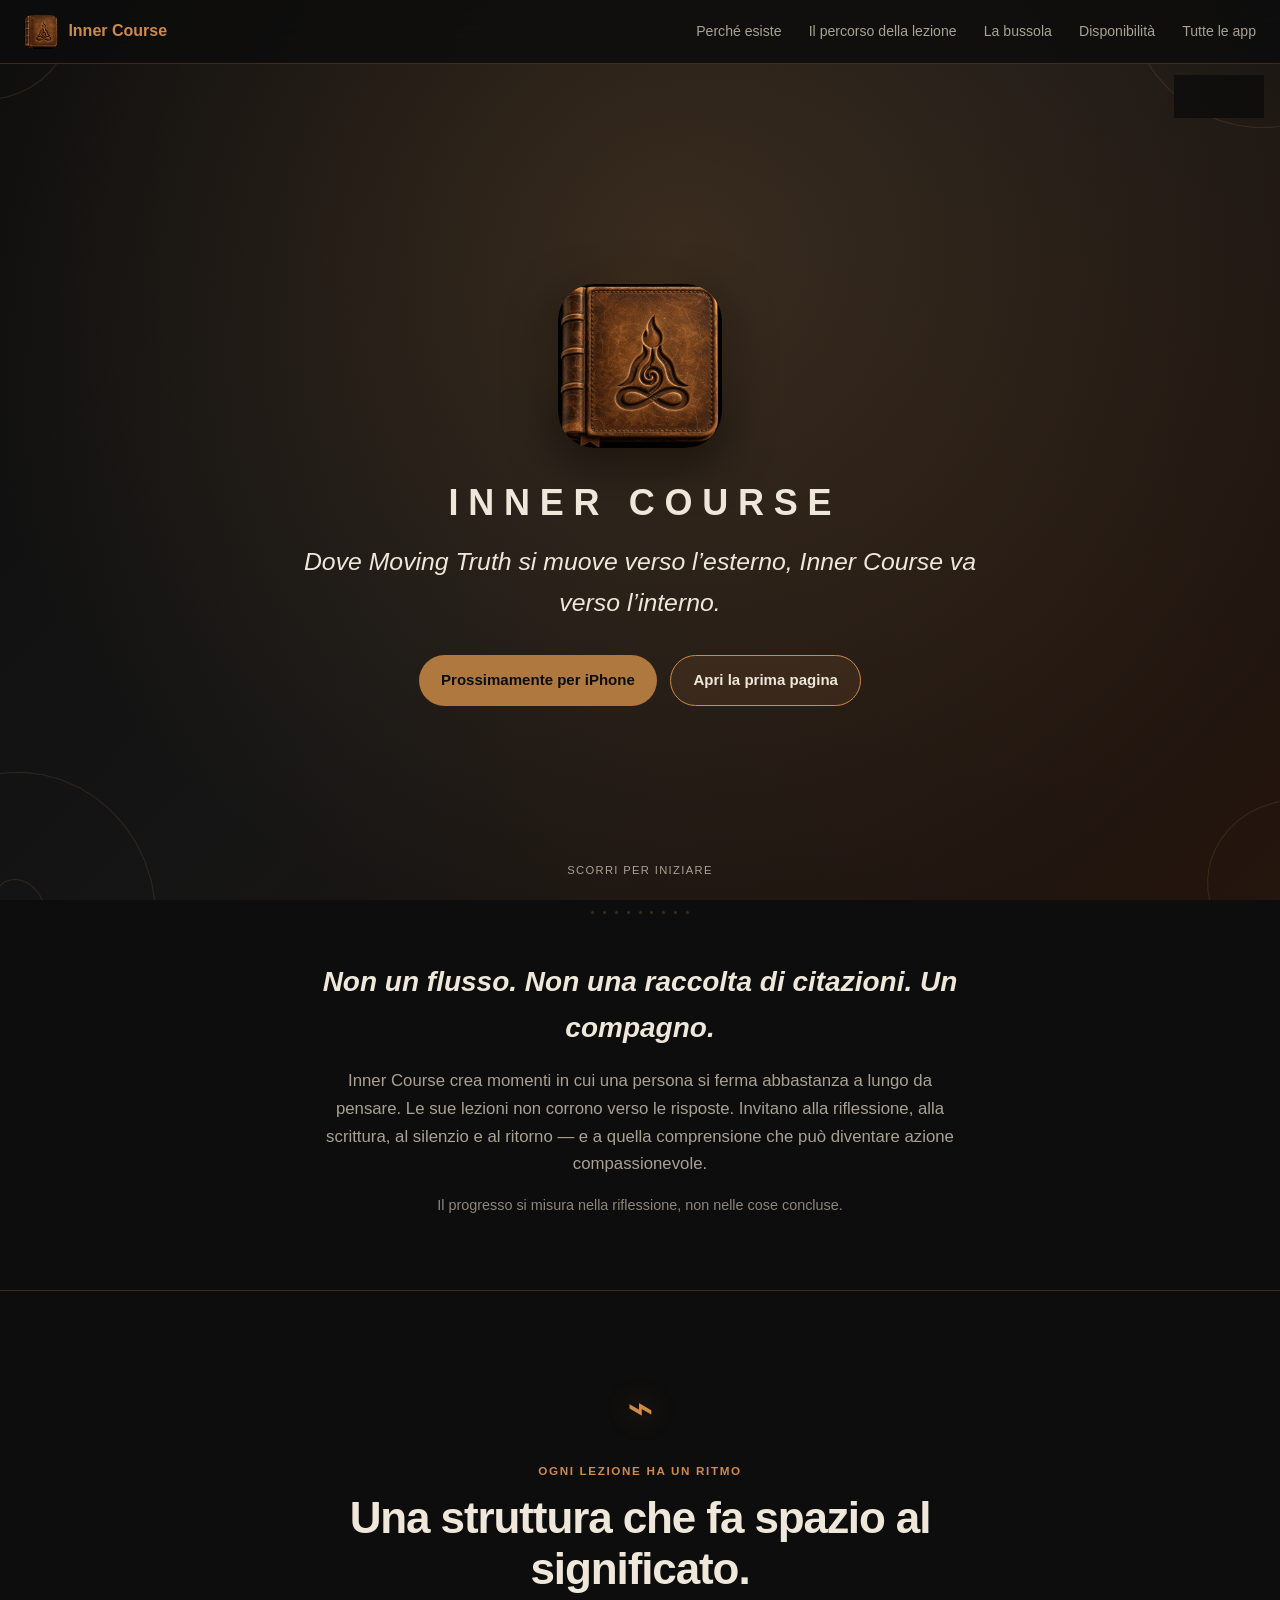
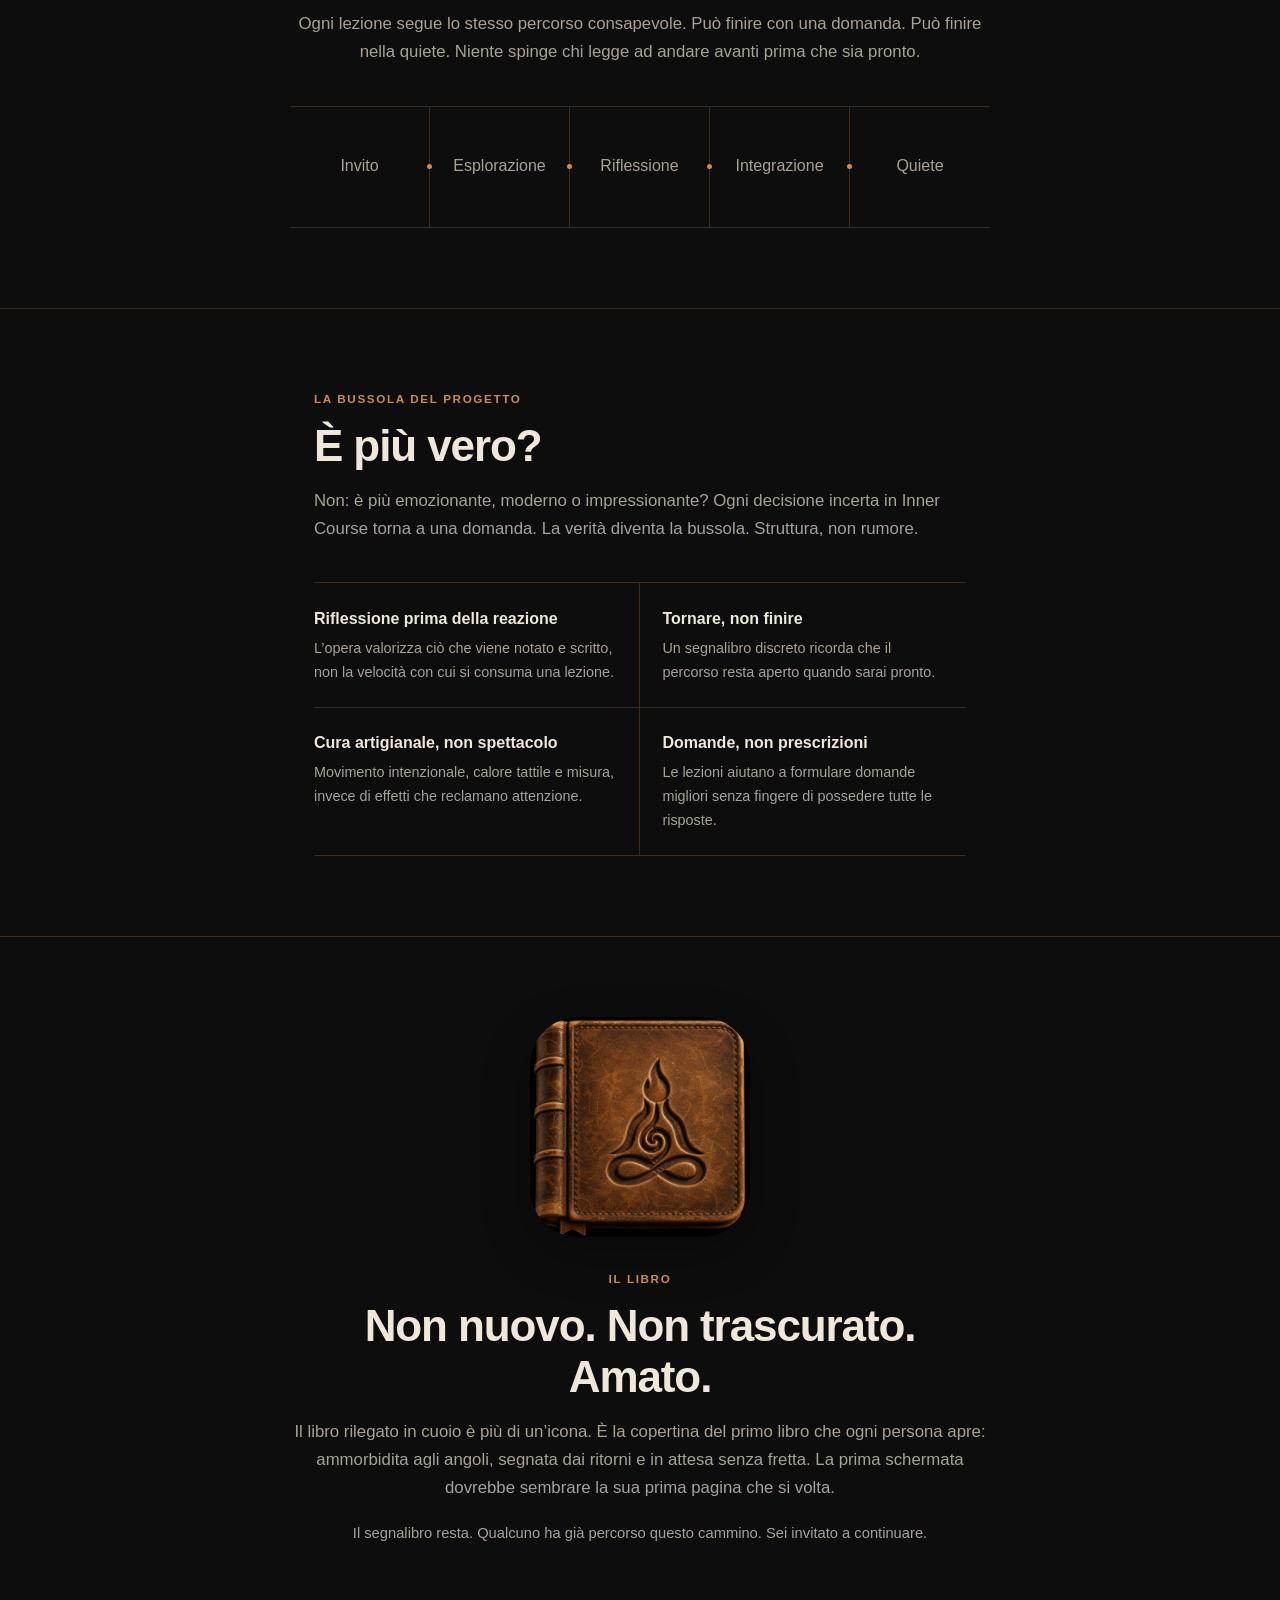
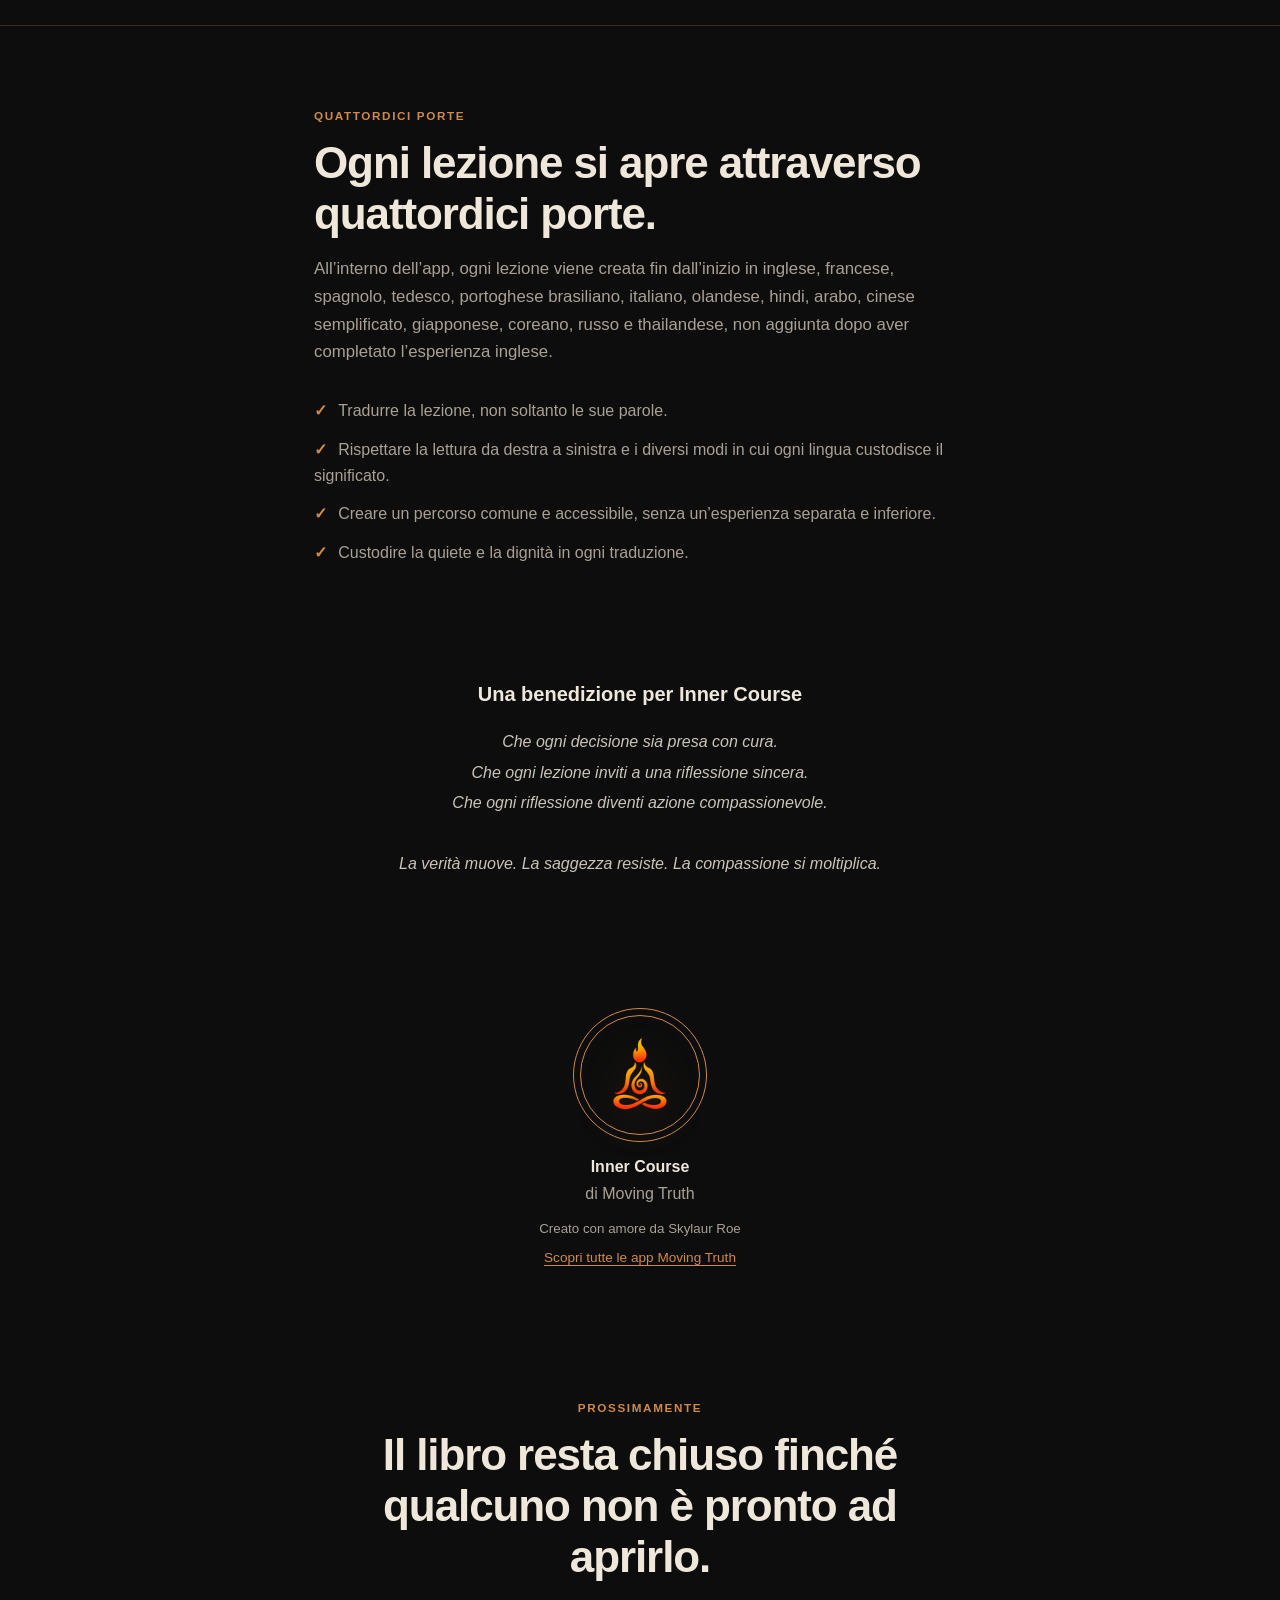
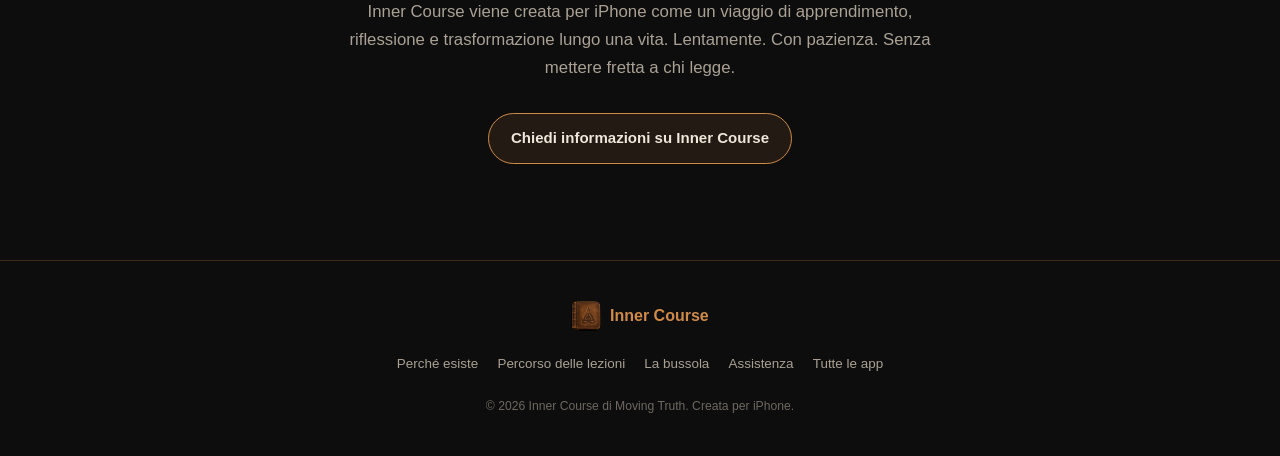
<file: it/index.html>
<!DOCTYPE html>
<html lang="it">
<head>
  <meta charset="UTF-8">
  <meta name="viewport" content="width=device-width, initial-scale=1.0">
  <meta name="theme-color" content="#0D0D0D">
  <meta name="description" content="Inner Course è un’app di lezioni e riflessione creata con cura da Moving Truth. Non è un flusso. Non trasforma tutto in un gioco. È un compagno per il viaggio interiore. Prossimamente per iPhone.">
  <meta property="og:title" content="Inner Course — di Moving Truth">
  <meta property="og:description" content="Dove Moving Truth si muove verso l’esterno, Inner Course va verso l’interno.">
  <meta property="og:type" content="website">
  <meta property="og:url" content="https://inner-course.movingtruth.com/it/">
  <meta property="og:image" content="https://inner-course.movingtruth.com/assets/icon.png?v=20261030">
  <meta name="twitter:card" content="summary_large_image">
  <title>Inner Course — di Moving Truth</title>
  <link rel="icon" type="image/png" href="../assets/icon.png?v=20261030">
  <link rel="apple-touch-icon" href="../assets/icon.png?v=20261030">
  <link rel="stylesheet" href="../styles.css?v=book-image-1">
  <script src="site.js" defer></script>













































<!-- family-localization-meta:start -->
<link rel="canonical" href="https://inner-course.movingtruth.com/it/">
<link rel="alternate" hreflang="en" href="https://inner-course.movingtruth.com/">
<link rel="alternate" hreflang="fr" href="https://inner-course.movingtruth.com/fr/">
<link rel="alternate" hreflang="es" href="https://inner-course.movingtruth.com/es/">
<link rel="alternate" hreflang="de" href="https://inner-course.movingtruth.com/de/">
<link rel="alternate" hreflang="pt-BR" href="https://inner-course.movingtruth.com/pt-BR/">
<link rel="alternate" hreflang="it" href="https://inner-course.movingtruth.com/it/">
<link rel="alternate" hreflang="nl" href="https://inner-course.movingtruth.com/nl/">
<link rel="alternate" hreflang="hi" href="https://inner-course.movingtruth.com/hi/">
<link rel="alternate" hreflang="ar" href="https://inner-course.movingtruth.com/ar/">
<link rel="alternate" hreflang="zh-Hans" href="https://inner-course.movingtruth.com/zh-Hans/">
<link rel="alternate" hreflang="ja" href="https://inner-course.movingtruth.com/ja/">
<link rel="alternate" hreflang="ko" href="https://inner-course.movingtruth.com/ko/">
<link rel="alternate" hreflang="ru" href="https://inner-course.movingtruth.com/ru/">
<link rel="alternate" hreflang="th" href="https://inner-course.movingtruth.com/th/">
<link rel="alternate" hreflang="x-default" href="https://inner-course.movingtruth.com/">
<!-- family-localization-meta:end -->

<!-- family-localization-style:start -->
<style>
  .family-language{position:absolute;z-index:900;inset-block-start:4.75rem;inset-inline-end:1rem;color:#e8e0d0;font:600 .75rem/1.2 -apple-system,BlinkMacSystemFont,"Segoe UI",sans-serif}
  .family-language details{position:relative}
  .family-language summary{min-block-size:2.6rem;display:flex;align-items:center;gap:.55rem;padding:.3rem .75rem;list-style:none;border:1px solid rgba(201,168,76,.24);border-radius:999px;background:rgba(13,13,13,.82);cursor:pointer;backdrop-filter:blur(12px)}
  .family-language summary::-webkit-details-marker{display:none}
  .family-language summary::after{content:"⌄";font-size:1rem;color:#c9a84c}
  .family-language details[open] summary::after{transform:rotate(180deg)}
  .family-language__label{position:absolute;inline-size:1px;block-size:1px;padding:0;margin:-1px;overflow:hidden;clip:rect(0,0,0,0);white-space:nowrap;border:0}
  .family-language__menu{position:absolute;inset-block-start:calc(100% + .45rem);inset-inline-end:0;min-inline-size:12rem;max-block-size:min(65vh,28rem);overflow:auto;display:grid;gap:.2rem;padding:.4rem;border:1px solid rgba(201,168,76,.24);border-radius:16px;background:rgba(13,13,13,.97);box-shadow:0 16px 45px rgba(0,0,0,.42);backdrop-filter:blur(16px)}
  .family-language a{min-block-size:2.5rem;display:flex;align-items:center;padding:0 .7rem;border-radius:10px;color:inherit;text-decoration:none;white-space:nowrap}
  .family-language a:hover,.family-language a:focus-visible{background:rgba(201,168,76,.16);outline:2px solid transparent}
  .family-language a[aria-current="page"]{background:#c9a84c;color:#111}
  .language-suggestion{position:fixed;z-index:1100;inset-inline:50%;inset-block-end:1rem;transform:translateX(-50%);inline-size:min(calc(100% - 2rem),42rem);display:flex;align-items:center;justify-content:center;gap:.7rem;flex-wrap:wrap;padding:.8rem 1rem;border:1px solid rgba(201,168,76,.42);border-radius:16px;background:rgba(13,13,13,.96);color:#e8e0d0;font:600 .88rem/1.4 -apple-system,BlinkMacSystemFont,"Segoe UI",sans-serif;box-shadow:0 16px 45px rgba(0,0,0,.42);backdrop-filter:blur(16px)}
  .language-suggestion p{margin:0;color:#e8e0d0}
  .language-suggestion a,.language-suggestion button{min-block-size:2.35rem;display:inline-flex;align-items:center;padding:0 .8rem;border:1px solid rgba(201,168,76,.5);border-radius:999px;background:transparent;color:#e8e0d0;font:inherit;text-decoration:none;cursor:pointer}
  .language-suggestion a{background:#c9a84c;color:#111}
  .language-suggestion a:focus-visible,.language-suggestion button:focus-visible{outline:2px solid #f1d47a;outline-offset:2px}
  @media (max-width:700px){.family-language{inset-block-start:4.8rem;inset-inline-end:.75rem}}
</style>
<!-- family-localization-style:end -->
<!-- family-localization-script:start -->
<script src="../localization/language-preference.js" defer></script>
<!-- family-localization-script:end -->
</head>
<body class="course">
<!-- family-localization:start -->
<div class="family-language">
<details>
<summary><span class="family-language__label">Lingua</span><span>Italiano</span></summary>
<nav class="family-language__menu" aria-label="Lingua">
  <a href="https://inner-course.movingtruth.com/" lang="en" data-language-choice="en">English</a>
  <a href="https://inner-course.movingtruth.com/fr/" lang="fr" data-language-choice="fr">Français</a>
  <a href="https://inner-course.movingtruth.com/es/" lang="es" data-language-choice="es">Español</a>
  <a href="https://inner-course.movingtruth.com/de/" lang="de" data-language-choice="de">Deutsch</a>
  <a href="https://inner-course.movingtruth.com/pt-BR/" lang="pt-BR" data-language-choice="pt-BR">Português (Brasil)</a>
  <a href="https://inner-course.movingtruth.com/it/" lang="it" data-language-choice="it" aria-current="page">Italiano</a>
  <a href="https://inner-course.movingtruth.com/nl/" lang="nl" data-language-choice="nl">Nederlands</a>
  <a href="https://inner-course.movingtruth.com/hi/" lang="hi" data-language-choice="hi">हिन्दी</a>
  <a href="https://inner-course.movingtruth.com/ar/" lang="ar" data-language-choice="ar">العربية</a>
  <a href="https://inner-course.movingtruth.com/zh-Hans/" lang="zh-Hans" data-language-choice="zh-Hans">简体中文</a>
  <a href="https://inner-course.movingtruth.com/ja/" lang="ja" data-language-choice="ja">日本語</a>
  <a href="https://inner-course.movingtruth.com/ko/" lang="ko" data-language-choice="ko">한국어</a>
  <a href="https://inner-course.movingtruth.com/ru/" lang="ru" data-language-choice="ru">Русский</a>
  <a href="https://inner-course.movingtruth.com/th/" lang="th" data-language-choice="th">ไทย</a>
</nav>
</details>
</div>
<!-- family-localization:end -->
  <a class="skip-link" href="#main-content">Vai al contenuto principale</a>

  <div class="living-canvas" aria-hidden="true">
    <div class="living-canvas__gradient"></div>
    <div class="living-canvas__glow"></div>
    <div class="living-canvas__motes" id="motes"></div>
    <svg class="living-canvas__corners" id="corner-spirals"></svg>
  </div>

  <header class="site-nav" role="banner">
    <a class="site-nav__brand" href="#top" aria-label="Pagina iniziale di Inner Course">
      <img src="../assets/icon.png?v=20261030" alt="">
      <span>Inner Course</span>
    </a>
    <button class="site-nav__toggle" type="button" aria-expanded="false" aria-controls="site-links">
      <span class="sr-only">Apri la navigazione</span>
      <span aria-hidden="true"></span><span aria-hidden="true"></span><span aria-hidden="true"></span>
    </button>
    <nav aria-label="Navigazione principale">
      <ul class="site-nav__links" id="site-links">
        <li><a href="#purpose">Perché esiste</a></li>
        <li><a href="#lessons">Il percorso della lezione</a></li>
        <li><a href="#compass">La bussola</a></li>
        <li><a href="#availability">Disponibilità</a></li>
        <li><a href="https://apps.movingtruth.com/it/">Tutte le app</a></li>
      </ul>
    </nav>
  </header>

  <main id="main-content">
    <section class="hero" id="top" aria-labelledby="hero-title">
      <div class="hero__icon-wrap">
        <div class="hero__icon-glow"></div>
        <img class="hero__icon" src="../assets/icon.png?v=20261030" alt="Inner Course — icona dell’app">
      </div>
      <h1 class="hero__name hero__name--product" id="hero-title">Inner Course</h1>
      <p class="hero__promise">Dove Moving Truth si muove verso l’esterno, Inner Course va verso l’interno.</p>
      <div class="hero__actions">
        <span class="button button--quiet" aria-label="Prossimamente per iPhone">Prossimamente per iPhone</span>
        <a class="button button--outline" href="#purpose">Apri la prima pagina</a>
      </div>
      <p class="hero__scroll" aria-hidden="true">scorri per iniziare</p>
    </section>

    <div class="dot-row" aria-hidden="true">
      <span></span><span></span><span></span><span></span><span></span><span></span><span></span><span></span><span></span>
    </div>

    <section class="intro" id="purpose" aria-labelledby="purpose-title">
      <h2 id="purpose-title">Non un flusso. Non una raccolta di citazioni. Un compagno.</h2>
      <p>Inner Course crea momenti in cui una persona si ferma abbastanza a lungo da pensare. Le sue lezioni non corrono verso le risposte. Invitano alla riflessione, alla scrittura, al silenzio e al ritorno — e a quella comprensione che può diventare azione compassionevole.</p>
      <p class="intro__trust">Il progresso si misura nella riflessione, non nelle cose concluse.</p>
    </section>

    <section class="statement statement--bordered" id="lessons" aria-labelledby="lessons-title">
      <span class="statement__symbol" aria-hidden="true">⌁</span>
      <span class="eyebrow">Ogni lezione ha un ritmo</span>
      <h2 id="lessons-title">Una struttura che fa spazio al significato.</h2>
      <p>Ogni lezione segue lo stesso percorso consapevole. Può finire con una domanda. Può finire nella quiete. Niente spinge chi legge ad andare avanti prima che sia pronto.</p>
      <ol class="step-line" aria-label="Struttura di una lezione di Inner Course">
        <li>Invito</li>
        <li>Esplorazione</li>
        <li>Riflessione</li>
        <li>Integrazione</li>
        <li>Quiete</li>
      </ol>
    </section>

    <section class="statement" id="compass" aria-labelledby="compass-title">
      <span class="eyebrow">La bussola del progetto</span>
      <h2 id="compass-title">È più vero?</h2>
      <p>Non: è più emozionante, moderno o impressionante? Ogni decisione incerta in Inner Course torna a una domanda. La verità diventa la bussola. Struttura, non rumore.</p>
      <div class="capability-lines" role="list">
        <div role="listitem"><strong>Riflessione prima della reazione</strong><span>L’opera valorizza ciò che viene notato e scritto, non la velocità con cui si consuma una lezione.</span></div>
        <div role="listitem"><strong>Tornare, non finire</strong><span>Un segnalibro discreto ricorda che il percorso resta aperto quando sarai pronto.</span></div>
        <div role="listitem"><strong>Cura artigianale, non spettacolo</strong><span>Movimento intenzionale, calore tattile e misura, invece di effetti che reclamano attenzione.</span></div>
        <div role="listitem"><strong>Domande, non prescrizioni</strong><span>Le lezioni aiutano a formulare domande migliori senza fingere di possedere tutte le risposte.</span></div>
      </div>
    </section>

    <section class="statement statement--bordered" aria-labelledby="book-title">
      <span class="statement__book-art" aria-hidden="true"><img class="statement__book-icon" src="../assets/icon.png?v=20261030" alt="" width="220" height="220" loading="lazy"></span>
      <span class="eyebrow">Il libro</span>
      <h2 id="book-title">Non nuovo. Non trascurato. Amato.</h2>
      <p>Il libro rilegato in cuoio è più di un’icona. È la copertina del primo libro che ogni persona apre: ammorbidita agli angoli, segnata dai ritorni e in attesa senza fretta. La prima schermata dovrebbe sembrare la sua prima pagina che si volta.</p>
      <p class="statement__note">Il segnalibro resta. Qualcuno ha già percorso questo cammino. Sei invitato a continuare.</p>
    </section>

    <section class="statement" aria-labelledby="language-title">
      <span class="eyebrow">Quattordici porte</span>
      <h2 id="language-title">Ogni lezione si apre attraverso quattordici porte.</h2>
      <p>All’interno dell’app, ogni lezione viene creata fin dall’inizio in inglese, francese, spagnolo, tedesco, portoghese brasiliano, italiano, olandese, hindi, arabo, cinese semplificato, giapponese, coreano, russo e thailandese, non aggiunta dopo aver completato l’esperienza inglese.</p>
      <ul class="truth-list">
        <li>Tradurre la lezione, non soltanto le sue parole.</li>
        <li>Rispettare la lettura da destra a sinistra e i diversi modi in cui ogni lingua custodisce il significato.</li>
        <li>Creare un percorso comune e accessibile, senza un’esperienza separata e inferiore.</li>
        <li>Custodire la quiete e la dignità in ogni traduzione.</li>
      </ul>
    </section>

    <section class="blessing" aria-labelledby="blessing-title">
      <h2 id="blessing-title">Una benedizione per Inner Course</h2>
      <p>Che ogni decisione sia presa con cura.<br>Che ogni lezione inviti a una riflessione sincera.<br>Che ogni riflessione diventi azione compassionevole.<br><br>La verità muove. La saggezza resiste. La compassione si moltiplica.</p>
    </section>

    <section class="moving-truth" aria-label="Informazioni su Moving Truth">
      <a class="moving-truth__ring" href="https://movingtruth.com" aria-label="Moving Truth. Apre movingtruth.com">
        <img src="../assets/moving-truth-logo.png" alt="Logo di Moving Truth">
      </a>
      <strong>Inner Course</strong>
      <span>di Moving Truth</span>
      <small>Creato con amore da Skylaur Roe</small>
      <a href="https://apps.movingtruth.com/it/">Scopri tutte le app Moving Truth</a>
    </section>

    <section class="closing" id="availability" aria-labelledby="availability-title">
      <span class="eyebrow">Prossimamente</span>
      <h2 id="availability-title">Il libro resta chiuso finché qualcuno non è pronto ad aprirlo.</h2>
      <p>Inner Course viene creata per iPhone come un viaggio di apprendimento, riflessione e trasformazione lungo una vita. Lentamente. Con pazienza. Senza mettere fretta a chi legge.</p>
      <a class="button button--outline" href="mailto:support@movingtruth.com?subject=Inner%20Course">Chiedi informazioni su Inner Course</a>
    </section>
  </main>

  <footer>
    <div class="footer__brand"><img src="../assets/icon.png?v=20261030" alt=""><strong>Inner Course</strong></div>
    <nav aria-label="Navigazione a piè di pagina">
      <ul>
        <li><a href="#purpose">Perché esiste</a></li>
        <li><a href="#lessons">Percorso delle lezioni</a></li>
        <li><a href="#compass">La bussola</a></li>
        <li><a href="mailto:support@movingtruth.com">Assistenza</a></li>
        <li><a href="https://apps.movingtruth.com/it/">Tutte le app</a></li>
      </ul>
    </nav>
    <p>© 2026 Inner Course di Moving Truth. Creata per iPhone.</p>
  </footer>
</body>
</html>
</file>
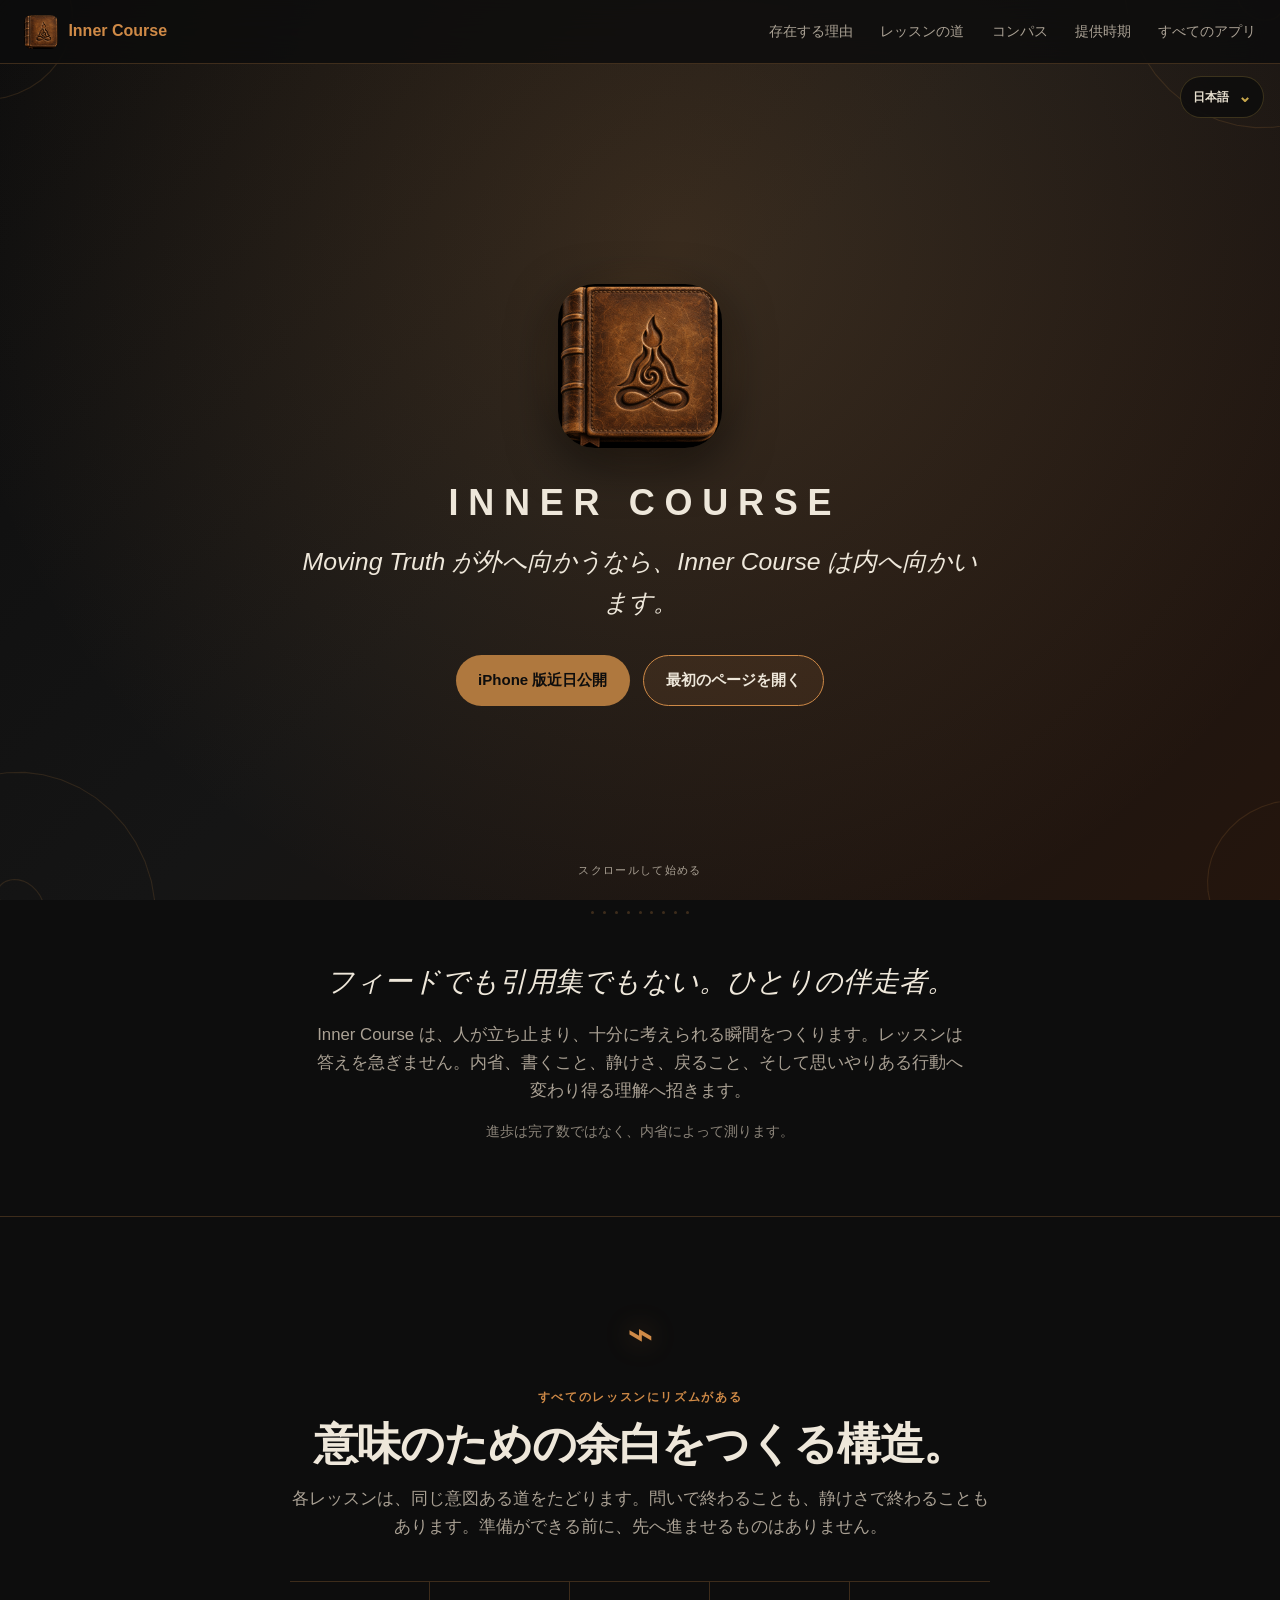
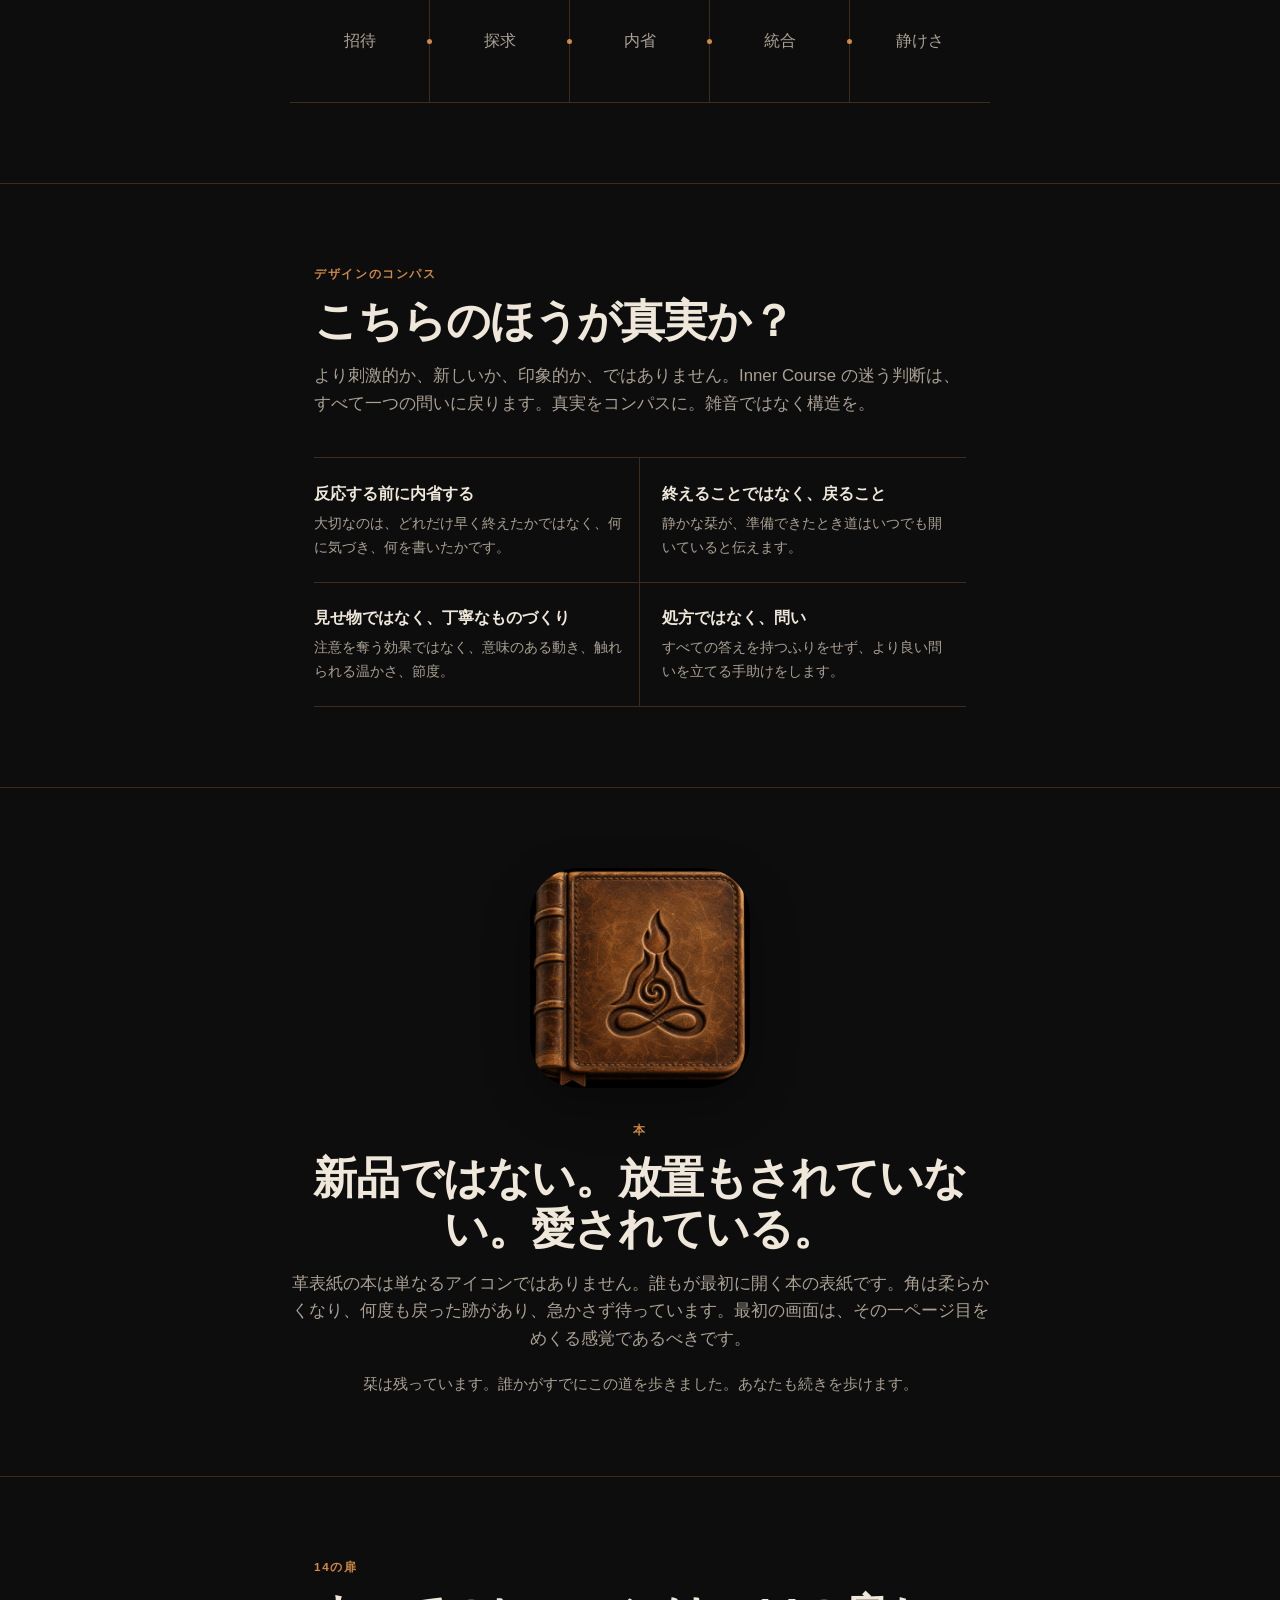
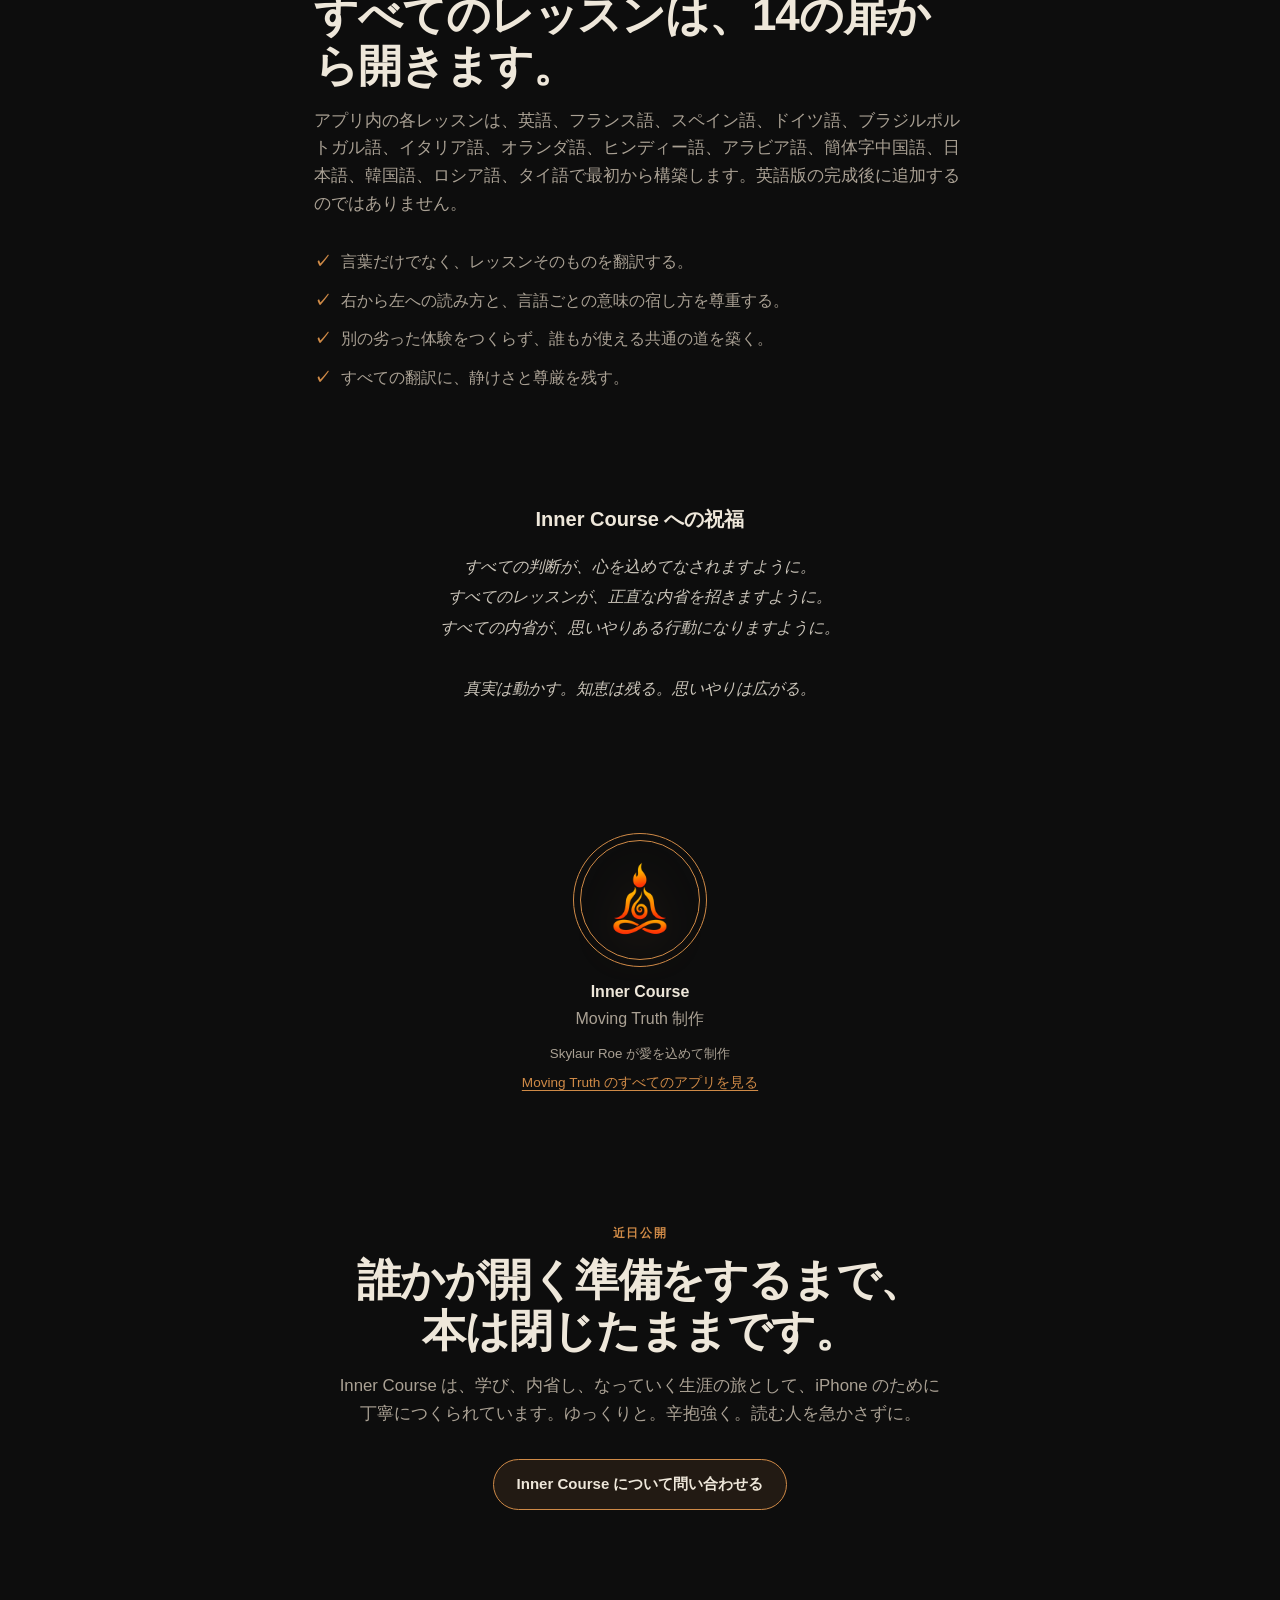
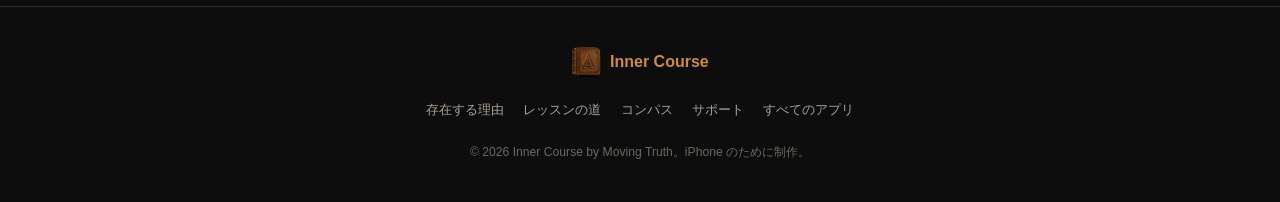
<file: ja/index.html>
<!DOCTYPE html>
<html lang="ja">
<head>
  <meta charset="UTF-8">
  <meta name="viewport" content="width=device-width, initial-scale=1.0">
  <meta name="theme-color" content="#0D0D0D">
  <meta name="description" content="Inner Course は、Moving Truth が手仕事のように丁寧につくる、学びと内省のアプリ。フィードでも、ゲームでもありません。内へ向かう旅の伴走者です。iPhone 版近日公開。">
  <meta property="og:title" content="Inner Course — Moving Truth 制作">
  <meta property="og:description" content="Moving Truth が外へ向かうなら、Inner Course は内へ向かいます。">
  <meta property="og:type" content="website">
  <meta property="og:url" content="https://inner-course.movingtruth.com/ja/">
  <meta property="og:image" content="https://inner-course.movingtruth.com/assets/icon.png?v=20261030">
  <meta name="twitter:card" content="summary_large_image">
  <title>Inner Course — Moving Truth 制作</title>
  <link rel="icon" type="image/png" href="../assets/icon.png?v=20261030">
  <link rel="apple-touch-icon" href="../assets/icon.png?v=20261030">
  <link rel="stylesheet" href="../styles.css?v=book-image-1">
  <script src="site.js" defer></script>













































<!-- family-localization-meta:start -->
<link rel="canonical" href="https://inner-course.movingtruth.com/ja/">
<link rel="alternate" hreflang="en" href="https://inner-course.movingtruth.com/">
<link rel="alternate" hreflang="fr" href="https://inner-course.movingtruth.com/fr/">
<link rel="alternate" hreflang="es" href="https://inner-course.movingtruth.com/es/">
<link rel="alternate" hreflang="de" href="https://inner-course.movingtruth.com/de/">
<link rel="alternate" hreflang="pt-BR" href="https://inner-course.movingtruth.com/pt-BR/">
<link rel="alternate" hreflang="it" href="https://inner-course.movingtruth.com/it/">
<link rel="alternate" hreflang="nl" href="https://inner-course.movingtruth.com/nl/">
<link rel="alternate" hreflang="hi" href="https://inner-course.movingtruth.com/hi/">
<link rel="alternate" hreflang="ar" href="https://inner-course.movingtruth.com/ar/">
<link rel="alternate" hreflang="zh-Hans" href="https://inner-course.movingtruth.com/zh-Hans/">
<link rel="alternate" hreflang="ja" href="https://inner-course.movingtruth.com/ja/">
<link rel="alternate" hreflang="ko" href="https://inner-course.movingtruth.com/ko/">
<link rel="alternate" hreflang="ru" href="https://inner-course.movingtruth.com/ru/">
<link rel="alternate" hreflang="th" href="https://inner-course.movingtruth.com/th/">
<link rel="alternate" hreflang="x-default" href="https://inner-course.movingtruth.com/">
<!-- family-localization-meta:end -->

<!-- family-localization-style:start -->
<style>
  .family-language{position:absolute;z-index:900;inset-block-start:4.75rem;inset-inline-end:1rem;color:#e8e0d0;font:600 .75rem/1.2 -apple-system,BlinkMacSystemFont,"Segoe UI",sans-serif}
  .family-language details{position:relative}
  .family-language summary{min-block-size:2.6rem;display:flex;align-items:center;gap:.55rem;padding:.3rem .75rem;list-style:none;border:1px solid rgba(201,168,76,.24);border-radius:999px;background:rgba(13,13,13,.82);cursor:pointer;backdrop-filter:blur(12px)}
  .family-language summary::-webkit-details-marker{display:none}
  .family-language summary::after{content:"⌄";font-size:1rem;color:#c9a84c}
  .family-language details[open] summary::after{transform:rotate(180deg)}
  .family-language__label{position:absolute;inline-size:1px;block-size:1px;padding:0;margin:-1px;overflow:hidden;clip:rect(0,0,0,0);white-space:nowrap;border:0}
  .family-language__menu{position:absolute;inset-block-start:calc(100% + .45rem);inset-inline-end:0;min-inline-size:12rem;max-block-size:min(65vh,28rem);overflow:auto;display:grid;gap:.2rem;padding:.4rem;border:1px solid rgba(201,168,76,.24);border-radius:16px;background:rgba(13,13,13,.97);box-shadow:0 16px 45px rgba(0,0,0,.42);backdrop-filter:blur(16px)}
  .family-language a{min-block-size:2.5rem;display:flex;align-items:center;padding:0 .7rem;border-radius:10px;color:inherit;text-decoration:none;white-space:nowrap}
  .family-language a:hover,.family-language a:focus-visible{background:rgba(201,168,76,.16);outline:2px solid transparent}
  .family-language a[aria-current="page"]{background:#c9a84c;color:#111}
  .language-suggestion{position:fixed;z-index:1100;inset-inline:50%;inset-block-end:1rem;transform:translateX(-50%);inline-size:min(calc(100% - 2rem),42rem);display:flex;align-items:center;justify-content:center;gap:.7rem;flex-wrap:wrap;padding:.8rem 1rem;border:1px solid rgba(201,168,76,.42);border-radius:16px;background:rgba(13,13,13,.96);color:#e8e0d0;font:600 .88rem/1.4 -apple-system,BlinkMacSystemFont,"Segoe UI",sans-serif;box-shadow:0 16px 45px rgba(0,0,0,.42);backdrop-filter:blur(16px)}
  .language-suggestion p{margin:0;color:#e8e0d0}
  .language-suggestion a,.language-suggestion button{min-block-size:2.35rem;display:inline-flex;align-items:center;padding:0 .8rem;border:1px solid rgba(201,168,76,.5);border-radius:999px;background:transparent;color:#e8e0d0;font:inherit;text-decoration:none;cursor:pointer}
  .language-suggestion a{background:#c9a84c;color:#111}
  .language-suggestion a:focus-visible,.language-suggestion button:focus-visible{outline:2px solid #f1d47a;outline-offset:2px}
  @media (max-width:700px){.family-language{inset-block-start:4.8rem;inset-inline-end:.75rem}}
</style>
<!-- family-localization-style:end -->
<!-- family-localization-script:start -->
<script src="../localization/language-preference.js" defer></script>
<!-- family-localization-script:end -->
</head>
<body class="course">
<!-- family-localization:start -->
<div class="family-language">
<details>
<summary><span class="family-language__label">言語</span><span>日本語</span></summary>
<nav class="family-language__menu" aria-label="言語">
  <a href="https://inner-course.movingtruth.com/" lang="en" data-language-choice="en">English</a>
  <a href="https://inner-course.movingtruth.com/fr/" lang="fr" data-language-choice="fr">Français</a>
  <a href="https://inner-course.movingtruth.com/es/" lang="es" data-language-choice="es">Español</a>
  <a href="https://inner-course.movingtruth.com/de/" lang="de" data-language-choice="de">Deutsch</a>
  <a href="https://inner-course.movingtruth.com/pt-BR/" lang="pt-BR" data-language-choice="pt-BR">Português (Brasil)</a>
  <a href="https://inner-course.movingtruth.com/it/" lang="it" data-language-choice="it">Italiano</a>
  <a href="https://inner-course.movingtruth.com/nl/" lang="nl" data-language-choice="nl">Nederlands</a>
  <a href="https://inner-course.movingtruth.com/hi/" lang="hi" data-language-choice="hi">हिन्दी</a>
  <a href="https://inner-course.movingtruth.com/ar/" lang="ar" data-language-choice="ar">العربية</a>
  <a href="https://inner-course.movingtruth.com/zh-Hans/" lang="zh-Hans" data-language-choice="zh-Hans">简体中文</a>
  <a href="https://inner-course.movingtruth.com/ja/" lang="ja" data-language-choice="ja" aria-current="page">日本語</a>
  <a href="https://inner-course.movingtruth.com/ko/" lang="ko" data-language-choice="ko">한국어</a>
  <a href="https://inner-course.movingtruth.com/ru/" lang="ru" data-language-choice="ru">Русский</a>
  <a href="https://inner-course.movingtruth.com/th/" lang="th" data-language-choice="th">ไทย</a>
</nav>
</details>
</div>
<!-- family-localization:end -->
  <a class="skip-link" href="#main-content">メインコンテンツへ移動</a>

  <div class="living-canvas" aria-hidden="true">
    <div class="living-canvas__gradient"></div>
    <div class="living-canvas__glow"></div>
    <div class="living-canvas__motes" id="motes"></div>
    <svg class="living-canvas__corners" id="corner-spirals"></svg>
  </div>

  <header class="site-nav" role="banner">
    <a class="site-nav__brand" href="#top" aria-label="Inner Course ホーム">
      <img src="../assets/icon.png?v=20261030" alt="">
      <span>Inner Course</span>
    </a>
    <button class="site-nav__toggle" type="button" aria-expanded="false" aria-controls="site-links">
      <span class="sr-only">ナビゲーションを開く</span>
      <span aria-hidden="true"></span><span aria-hidden="true"></span><span aria-hidden="true"></span>
    </button>
    <nav aria-label="メインナビゲーション">
      <ul class="site-nav__links" id="site-links">
        <li><a href="#purpose">存在する理由</a></li>
        <li><a href="#lessons">レッスンの道</a></li>
        <li><a href="#compass">コンパス</a></li>
        <li><a href="#availability">提供時期</a></li>
        <li><a href="https://apps.movingtruth.com/ja/">すべてのアプリ</a></li>
      </ul>
    </nav>
  </header>

  <main id="main-content">
    <section class="hero" id="top" aria-labelledby="hero-title">
      <div class="hero__icon-wrap">
        <div class="hero__icon-glow"></div>
        <img class="hero__icon" src="../assets/icon.png?v=20261030" alt="Inner Course — アプリアイコン">
      </div>
      <h1 class="hero__name hero__name--product" id="hero-title">Inner Course</h1>
      <p class="hero__promise">Moving Truth が外へ向かうなら、Inner Course は内へ向かいます。</p>
      <div class="hero__actions">
        <span class="button button--quiet" aria-label="iPhone 版近日公開">iPhone 版近日公開</span>
        <a class="button button--outline" href="#purpose">最初のページを開く</a>
      </div>
      <p class="hero__scroll" aria-hidden="true">スクロールして始める</p>
    </section>

    <div class="dot-row" aria-hidden="true">
      <span></span><span></span><span></span><span></span><span></span><span></span><span></span><span></span><span></span>
    </div>

    <section class="intro" id="purpose" aria-labelledby="purpose-title">
      <h2 id="purpose-title">フィードでも引用集でもない。ひとりの伴走者。</h2>
      <p>Inner Course は、人が立ち止まり、十分に考えられる瞬間をつくります。レッスンは答えを急ぎません。内省、書くこと、静けさ、戻ること、そして思いやりある行動へ変わり得る理解へ招きます。</p>
      <p class="intro__trust">進歩は完了数ではなく、内省によって測ります。</p>
    </section>

    <section class="statement statement--bordered" id="lessons" aria-labelledby="lessons-title">
      <span class="statement__symbol" aria-hidden="true">⌁</span>
      <span class="eyebrow">すべてのレッスンにリズムがある</span>
      <h2 id="lessons-title">意味のための余白をつくる構造。</h2>
      <p>各レッスンは、同じ意図ある道をたどります。問いで終わることも、静けさで終わることもあります。準備ができる前に、先へ進ませるものはありません。</p>
      <ol class="step-line" aria-label="Inner Course のレッスン構造">
        <li>招待</li>
        <li>探求</li>
        <li>内省</li>
        <li>統合</li>
        <li>静けさ</li>
      </ol>
    </section>

    <section class="statement" id="compass" aria-labelledby="compass-title">
      <span class="eyebrow">デザインのコンパス</span>
      <h2 id="compass-title">こちらのほうが真実か？</h2>
      <p>より刺激的か、新しいか、印象的か、ではありません。Inner Course の迷う判断は、すべて一つの問いに戻ります。真実をコンパスに。雑音ではなく構造を。</p>
      <div class="capability-lines" role="list">
        <div role="listitem"><strong>反応する前に内省する</strong><span>大切なのは、どれだけ早く終えたかではなく、何に気づき、何を書いたかです。</span></div>
        <div role="listitem"><strong>終えることではなく、戻ること</strong><span>静かな栞が、準備できたとき道はいつでも開いていると伝えます。</span></div>
        <div role="listitem"><strong>見せ物ではなく、丁寧なものづくり</strong><span>注意を奪う効果ではなく、意味のある動き、触れられる温かさ、節度。</span></div>
        <div role="listitem"><strong>処方ではなく、問い</strong><span>すべての答えを持つふりをせず、より良い問いを立てる手助けをします。</span></div>
      </div>
    </section>

    <section class="statement statement--bordered" aria-labelledby="book-title">
      <span class="statement__book-art" aria-hidden="true"><img class="statement__book-icon" src="../assets/icon.png?v=20261030" alt="" width="220" height="220" loading="lazy"></span>
      <span class="eyebrow">本</span>
      <h2 id="book-title">新品ではない。放置もされていない。愛されている。</h2>
      <p>革表紙の本は単なるアイコンではありません。誰もが最初に開く本の表紙です。角は柔らかくなり、何度も戻った跡があり、急かさず待っています。最初の画面は、その一ページ目をめくる感覚であるべきです。</p>
      <p class="statement__note">栞は残っています。誰かがすでにこの道を歩きました。あなたも続きを歩けます。</p>
    </section>

    <section class="statement" aria-labelledby="language-title">
      <span class="eyebrow">14の扉</span>
      <h2 id="language-title">すべてのレッスンは、14の扉から開きます。</h2>
      <p>アプリ内の各レッスンは、英語、フランス語、スペイン語、ドイツ語、ブラジルポルトガル語、イタリア語、オランダ語、ヒンディー語、アラビア語、簡体字中国語、日本語、韓国語、ロシア語、タイ語で最初から構築します。英語版の完成後に追加するのではありません。</p>
      <ul class="truth-list">
        <li>言葉だけでなく、レッスンそのものを翻訳する。</li>
        <li>右から左への読み方と、言語ごとの意味の宿し方を尊重する。</li>
        <li>別の劣った体験をつくらず、誰もが使える共通の道を築く。</li>
        <li>すべての翻訳に、静けさと尊厳を残す。</li>
      </ul>
    </section>

    <section class="blessing" aria-labelledby="blessing-title">
      <h2 id="blessing-title">Inner Course への祝福</h2>
      <p>すべての判断が、心を込めてなされますように。<br>すべてのレッスンが、正直な内省を招きますように。<br>すべての内省が、思いやりある行動になりますように。<br><br>真実は動かす。知恵は残る。思いやりは広がる。</p>
    </section>

    <section class="moving-truth" aria-label="Moving Truth について">
      <a class="moving-truth__ring" href="https://movingtruth.com" aria-label="Moving Truth。movingtruth.com を開きます">
        <img src="../assets/moving-truth-logo.png" alt="Moving Truth ロゴ">
      </a>
      <strong>Inner Course</strong>
      <span>Moving Truth 制作</span>
      <small>Skylaur Roe が愛を込めて制作</small>
      <a href="https://apps.movingtruth.com/ja/">Moving Truth のすべてのアプリを見る</a>
    </section>

    <section class="closing" id="availability" aria-labelledby="availability-title">
      <span class="eyebrow">近日公開</span>
      <h2 id="availability-title">誰かが開く準備をするまで、本は閉じたままです。</h2>
      <p>Inner Course は、学び、内省し、なっていく生涯の旅として、iPhone のために丁寧につくられています。ゆっくりと。辛抱強く。読む人を急かさずに。</p>
      <a class="button button--outline" href="mailto:support@movingtruth.com?subject=Inner%20Course">Inner Course について問い合わせる</a>
    </section>
  </main>

  <footer>
    <div class="footer__brand"><img src="../assets/icon.png?v=20261030" alt=""><strong>Inner Course</strong></div>
    <nav aria-label="フッターナビゲーション">
      <ul>
        <li><a href="#purpose">存在する理由</a></li>
        <li><a href="#lessons">レッスンの道</a></li>
        <li><a href="#compass">コンパス</a></li>
        <li><a href="mailto:support@movingtruth.com">サポート</a></li>
        <li><a href="https://apps.movingtruth.com/ja/">すべてのアプリ</a></li>
      </ul>
    </nav>
    <p>© 2026 Inner Course by Moving Truth。iPhone のために制作。</p>
  </footer>
</body>
</html>
</file>
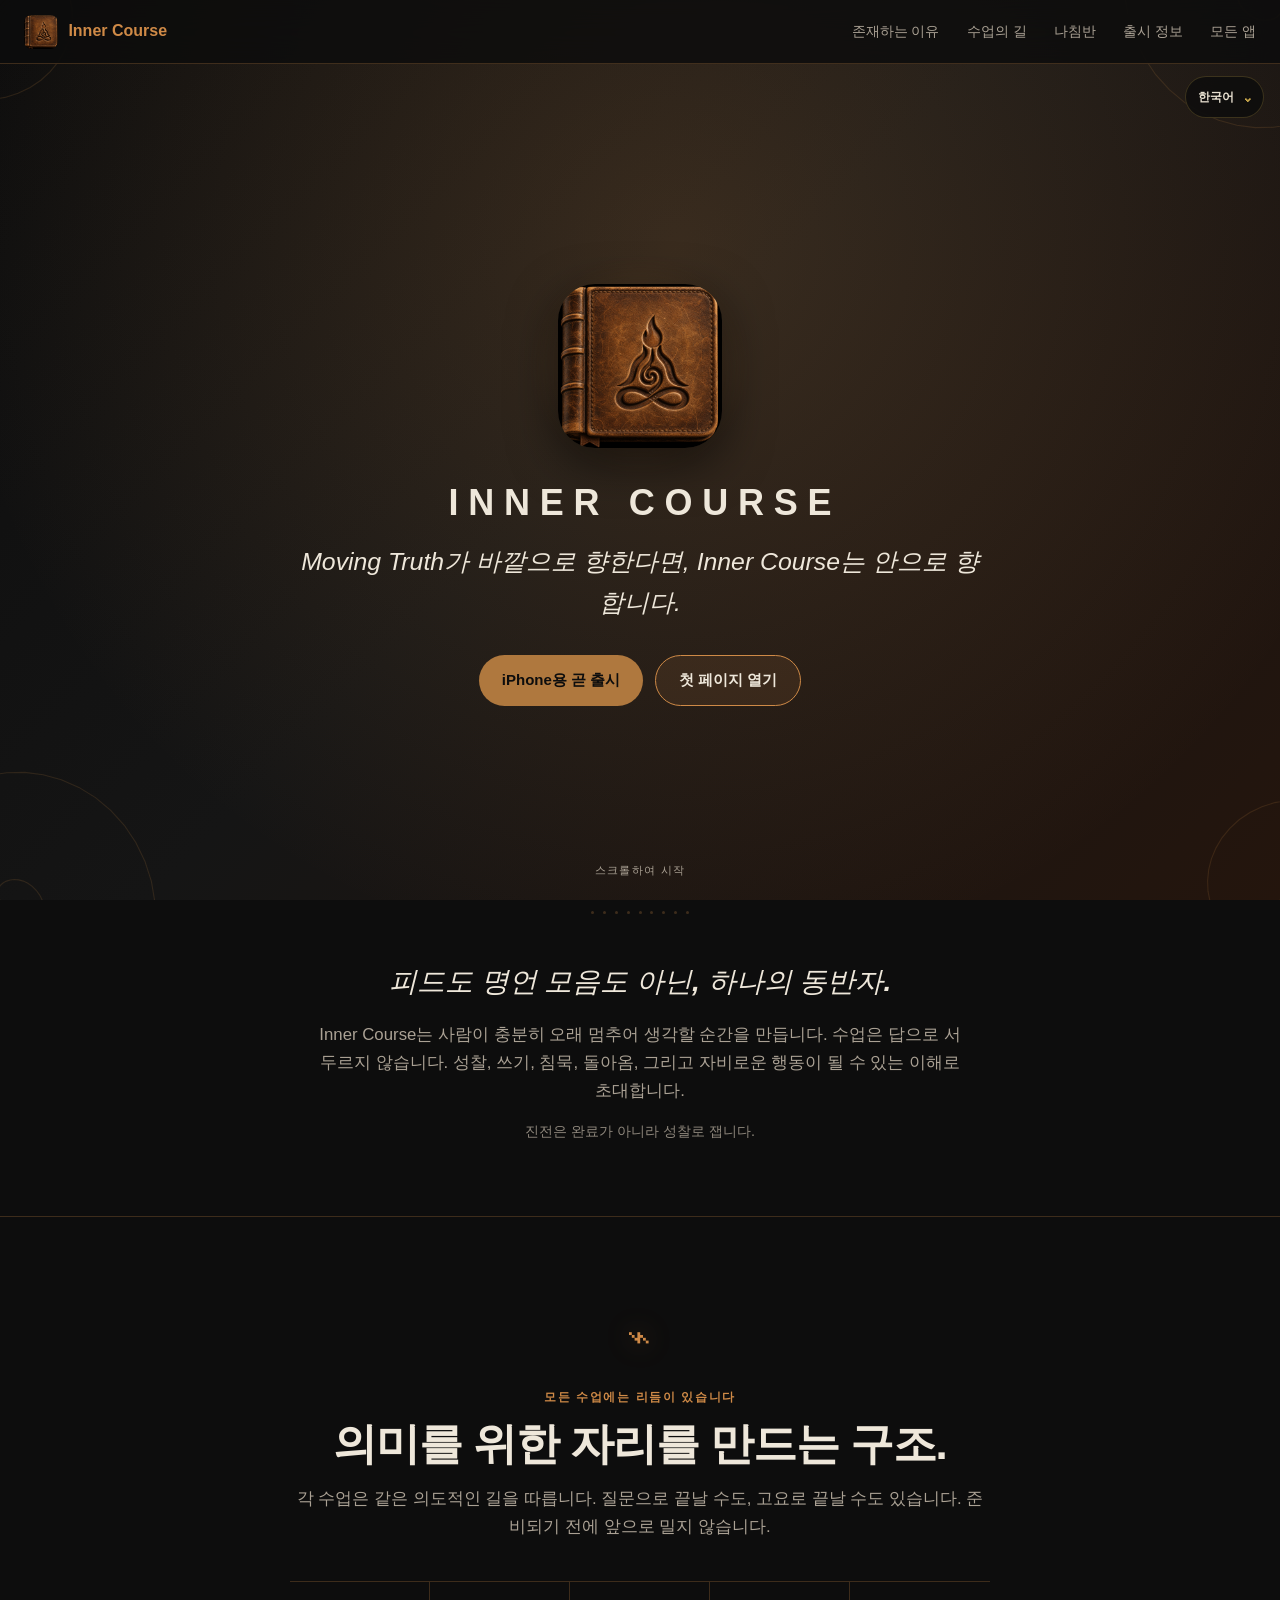
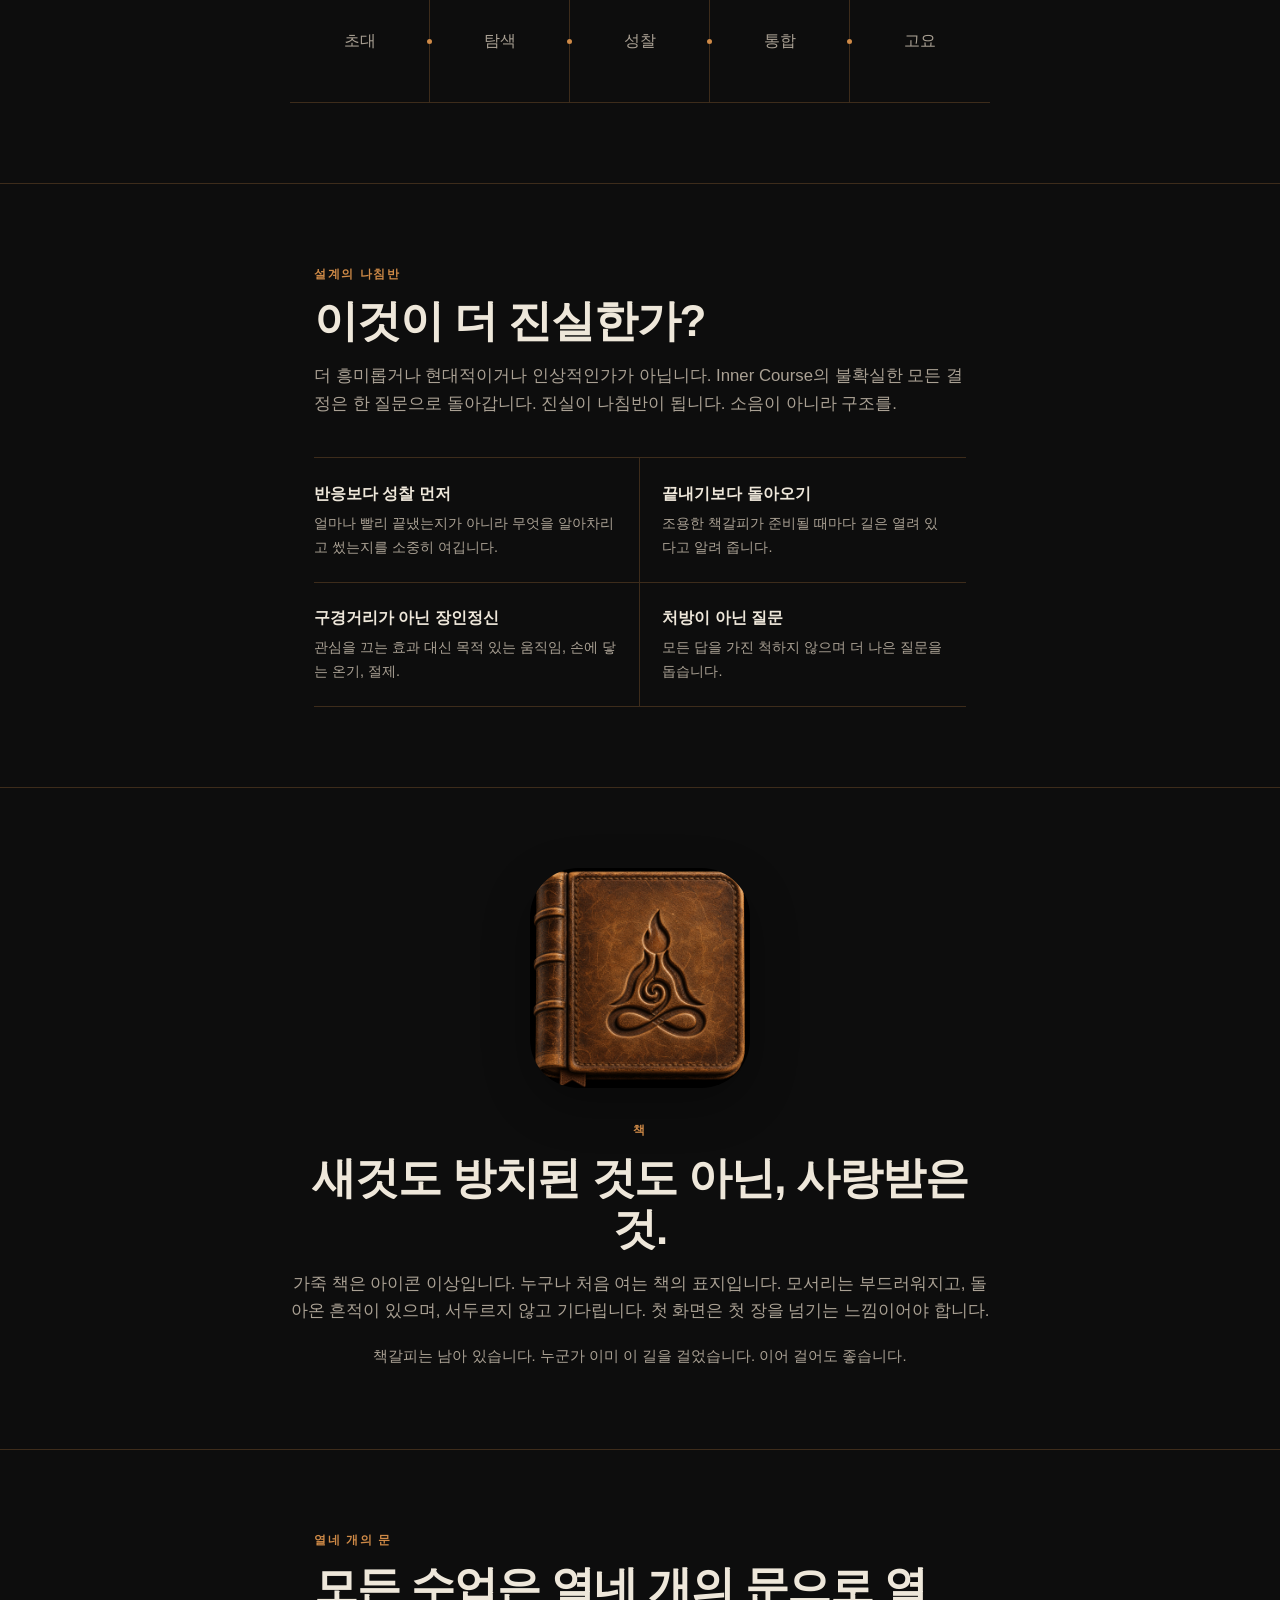
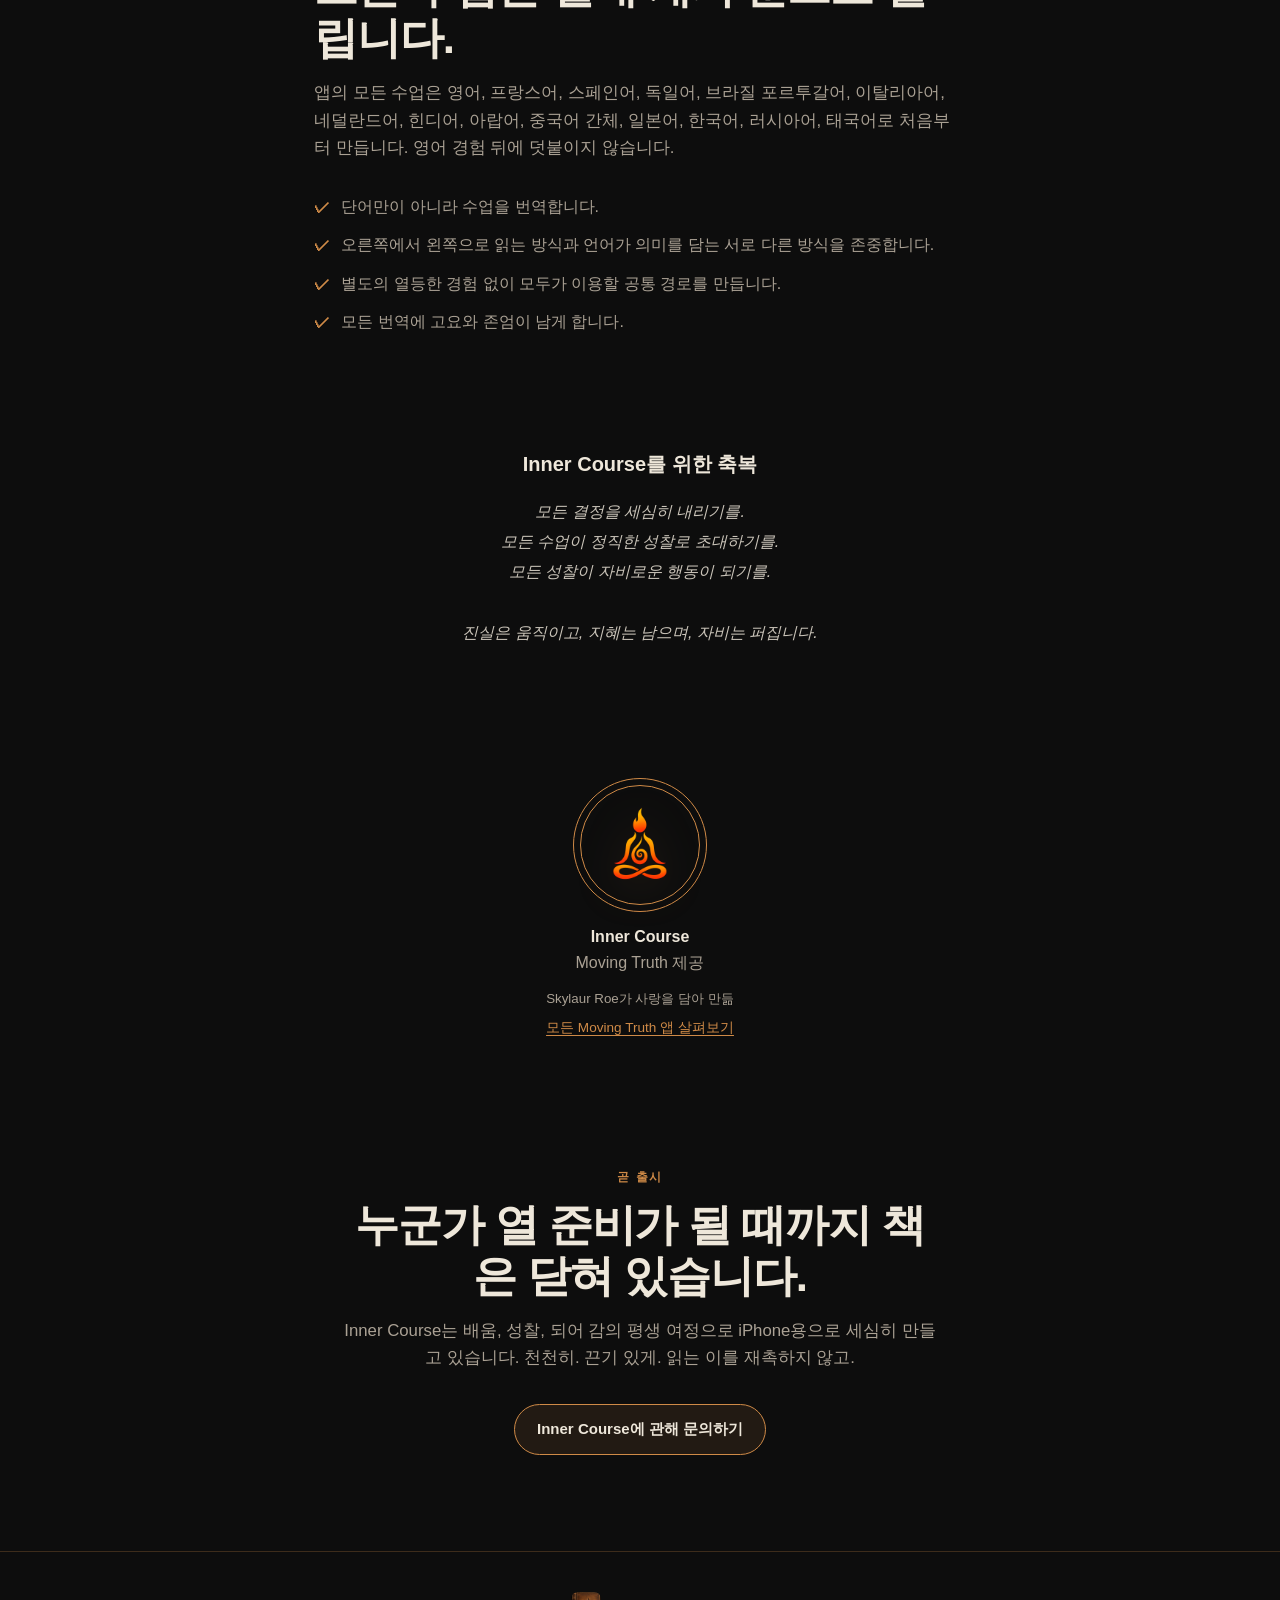
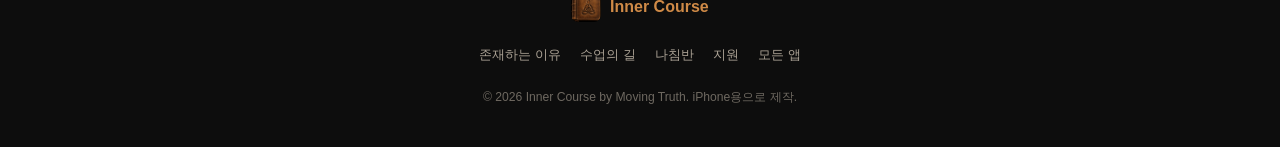
<file: ko/index.html>
<!DOCTYPE html>
<html lang="ko">
<head>
  <meta charset="UTF-8">
  <meta name="viewport" content="width=device-width, initial-scale=1.0">
  <meta name="theme-color" content="#0D0D0D">
  <meta name="description" content="Inner Course는 Moving Truth가 손으로 빚듯 세심히 만든 수업과 성찰 앱입니다. 피드도 게임도 아닌, 내면으로 향하는 여정의 동반자입니다. iPhone용 곧 출시.">
  <meta property="og:title" content="Inner Course — Moving Truth 제공">
  <meta property="og:description" content="Moving Truth가 바깥으로 향한다면, Inner Course는 안으로 향합니다.">
  <meta property="og:type" content="website">
  <meta property="og:url" content="https://inner-course.movingtruth.com/ko/">
  <meta property="og:image" content="https://inner-course.movingtruth.com/assets/icon.png?v=20261030">
  <meta name="twitter:card" content="summary_large_image">
  <title>Inner Course — Moving Truth 제공</title>
  <link rel="icon" type="image/png" href="../assets/icon.png?v=20261030">
  <link rel="apple-touch-icon" href="../assets/icon.png?v=20261030">
  <link rel="stylesheet" href="../styles.css?v=book-image-1">
  <script src="site.js" defer></script>













































<!-- family-localization-meta:start -->
<link rel="canonical" href="https://inner-course.movingtruth.com/ko/">
<link rel="alternate" hreflang="en" href="https://inner-course.movingtruth.com/">
<link rel="alternate" hreflang="fr" href="https://inner-course.movingtruth.com/fr/">
<link rel="alternate" hreflang="es" href="https://inner-course.movingtruth.com/es/">
<link rel="alternate" hreflang="de" href="https://inner-course.movingtruth.com/de/">
<link rel="alternate" hreflang="pt-BR" href="https://inner-course.movingtruth.com/pt-BR/">
<link rel="alternate" hreflang="it" href="https://inner-course.movingtruth.com/it/">
<link rel="alternate" hreflang="nl" href="https://inner-course.movingtruth.com/nl/">
<link rel="alternate" hreflang="hi" href="https://inner-course.movingtruth.com/hi/">
<link rel="alternate" hreflang="ar" href="https://inner-course.movingtruth.com/ar/">
<link rel="alternate" hreflang="zh-Hans" href="https://inner-course.movingtruth.com/zh-Hans/">
<link rel="alternate" hreflang="ja" href="https://inner-course.movingtruth.com/ja/">
<link rel="alternate" hreflang="ko" href="https://inner-course.movingtruth.com/ko/">
<link rel="alternate" hreflang="ru" href="https://inner-course.movingtruth.com/ru/">
<link rel="alternate" hreflang="th" href="https://inner-course.movingtruth.com/th/">
<link rel="alternate" hreflang="x-default" href="https://inner-course.movingtruth.com/">
<!-- family-localization-meta:end -->

<!-- family-localization-style:start -->
<style>
  .family-language{position:absolute;z-index:900;inset-block-start:4.75rem;inset-inline-end:1rem;color:#e8e0d0;font:600 .75rem/1.2 -apple-system,BlinkMacSystemFont,"Segoe UI",sans-serif}
  .family-language details{position:relative}
  .family-language summary{min-block-size:2.6rem;display:flex;align-items:center;gap:.55rem;padding:.3rem .75rem;list-style:none;border:1px solid rgba(201,168,76,.24);border-radius:999px;background:rgba(13,13,13,.82);cursor:pointer;backdrop-filter:blur(12px)}
  .family-language summary::-webkit-details-marker{display:none}
  .family-language summary::after{content:"⌄";font-size:1rem;color:#c9a84c}
  .family-language details[open] summary::after{transform:rotate(180deg)}
  .family-language__label{position:absolute;inline-size:1px;block-size:1px;padding:0;margin:-1px;overflow:hidden;clip:rect(0,0,0,0);white-space:nowrap;border:0}
  .family-language__menu{position:absolute;inset-block-start:calc(100% + .45rem);inset-inline-end:0;min-inline-size:12rem;max-block-size:min(65vh,28rem);overflow:auto;display:grid;gap:.2rem;padding:.4rem;border:1px solid rgba(201,168,76,.24);border-radius:16px;background:rgba(13,13,13,.97);box-shadow:0 16px 45px rgba(0,0,0,.42);backdrop-filter:blur(16px)}
  .family-language a{min-block-size:2.5rem;display:flex;align-items:center;padding:0 .7rem;border-radius:10px;color:inherit;text-decoration:none;white-space:nowrap}
  .family-language a:hover,.family-language a:focus-visible{background:rgba(201,168,76,.16);outline:2px solid transparent}
  .family-language a[aria-current="page"]{background:#c9a84c;color:#111}
  .language-suggestion{position:fixed;z-index:1100;inset-inline:50%;inset-block-end:1rem;transform:translateX(-50%);inline-size:min(calc(100% - 2rem),42rem);display:flex;align-items:center;justify-content:center;gap:.7rem;flex-wrap:wrap;padding:.8rem 1rem;border:1px solid rgba(201,168,76,.42);border-radius:16px;background:rgba(13,13,13,.96);color:#e8e0d0;font:600 .88rem/1.4 -apple-system,BlinkMacSystemFont,"Segoe UI",sans-serif;box-shadow:0 16px 45px rgba(0,0,0,.42);backdrop-filter:blur(16px)}
  .language-suggestion p{margin:0;color:#e8e0d0}
  .language-suggestion a,.language-suggestion button{min-block-size:2.35rem;display:inline-flex;align-items:center;padding:0 .8rem;border:1px solid rgba(201,168,76,.5);border-radius:999px;background:transparent;color:#e8e0d0;font:inherit;text-decoration:none;cursor:pointer}
  .language-suggestion a{background:#c9a84c;color:#111}
  .language-suggestion a:focus-visible,.language-suggestion button:focus-visible{outline:2px solid #f1d47a;outline-offset:2px}
  @media (max-width:700px){.family-language{inset-block-start:4.8rem;inset-inline-end:.75rem}}
</style>
<!-- family-localization-style:end -->
<!-- family-localization-script:start -->
<script src="../localization/language-preference.js" defer></script>
<!-- family-localization-script:end -->
</head>
<body class="course">
<!-- family-localization:start -->
<div class="family-language">
<details>
<summary><span class="family-language__label">언어</span><span>한국어</span></summary>
<nav class="family-language__menu" aria-label="언어">
  <a href="https://inner-course.movingtruth.com/" lang="en" data-language-choice="en">English</a>
  <a href="https://inner-course.movingtruth.com/fr/" lang="fr" data-language-choice="fr">Français</a>
  <a href="https://inner-course.movingtruth.com/es/" lang="es" data-language-choice="es">Español</a>
  <a href="https://inner-course.movingtruth.com/de/" lang="de" data-language-choice="de">Deutsch</a>
  <a href="https://inner-course.movingtruth.com/pt-BR/" lang="pt-BR" data-language-choice="pt-BR">Português (Brasil)</a>
  <a href="https://inner-course.movingtruth.com/it/" lang="it" data-language-choice="it">Italiano</a>
  <a href="https://inner-course.movingtruth.com/nl/" lang="nl" data-language-choice="nl">Nederlands</a>
  <a href="https://inner-course.movingtruth.com/hi/" lang="hi" data-language-choice="hi">हिन्दी</a>
  <a href="https://inner-course.movingtruth.com/ar/" lang="ar" data-language-choice="ar">العربية</a>
  <a href="https://inner-course.movingtruth.com/zh-Hans/" lang="zh-Hans" data-language-choice="zh-Hans">简体中文</a>
  <a href="https://inner-course.movingtruth.com/ja/" lang="ja" data-language-choice="ja">日本語</a>
  <a href="https://inner-course.movingtruth.com/ko/" lang="ko" data-language-choice="ko" aria-current="page">한국어</a>
  <a href="https://inner-course.movingtruth.com/ru/" lang="ru" data-language-choice="ru">Русский</a>
  <a href="https://inner-course.movingtruth.com/th/" lang="th" data-language-choice="th">ไทย</a>
</nav>
</details>
</div>
<!-- family-localization:end -->
  <a class="skip-link" href="#main-content">주요 콘텐츠로 건너뛰기</a>

  <div class="living-canvas" aria-hidden="true">
    <div class="living-canvas__gradient"></div>
    <div class="living-canvas__glow"></div>
    <div class="living-canvas__motes" id="motes"></div>
    <svg class="living-canvas__corners" id="corner-spirals"></svg>
  </div>

  <header class="site-nav" role="banner">
    <a class="site-nav__brand" href="#top" aria-label="Inner Course 홈">
      <img src="../assets/icon.png?v=20261030" alt="">
      <span>Inner Course</span>
    </a>
    <button class="site-nav__toggle" type="button" aria-expanded="false" aria-controls="site-links">
      <span class="sr-only">탐색 열기</span>
      <span aria-hidden="true"></span><span aria-hidden="true"></span><span aria-hidden="true"></span>
    </button>
    <nav aria-label="주 탐색">
      <ul class="site-nav__links" id="site-links">
        <li><a href="#purpose">존재하는 이유</a></li>
        <li><a href="#lessons">수업의 길</a></li>
        <li><a href="#compass">나침반</a></li>
        <li><a href="#availability">출시 정보</a></li>
        <li><a href="https://apps.movingtruth.com/ko/">모든 앱</a></li>
      </ul>
    </nav>
  </header>

  <main id="main-content">
    <section class="hero" id="top" aria-labelledby="hero-title">
      <div class="hero__icon-wrap">
        <div class="hero__icon-glow"></div>
        <img class="hero__icon" src="../assets/icon.png?v=20261030" alt="Inner Course — 앱 아이콘">
      </div>
      <h1 class="hero__name hero__name--product" id="hero-title">Inner Course</h1>
      <p class="hero__promise">Moving Truth가 바깥으로 향한다면, Inner Course는 안으로 향합니다.</p>
      <div class="hero__actions">
        <span class="button button--quiet" aria-label="iPhone용 곧 출시">iPhone용 곧 출시</span>
        <a class="button button--outline" href="#purpose">첫 페이지 열기</a>
      </div>
      <p class="hero__scroll" aria-hidden="true">스크롤하여 시작</p>
    </section>

    <div class="dot-row" aria-hidden="true">
      <span></span><span></span><span></span><span></span><span></span><span></span><span></span><span></span><span></span>
    </div>

    <section class="intro" id="purpose" aria-labelledby="purpose-title">
      <h2 id="purpose-title">피드도 명언 모음도 아닌, 하나의 동반자.</h2>
      <p>Inner Course는 사람이 충분히 오래 멈추어 생각할 순간을 만듭니다. 수업은 답으로 서두르지 않습니다. 성찰, 쓰기, 침묵, 돌아옴, 그리고 자비로운 행동이 될 수 있는 이해로 초대합니다.</p>
      <p class="intro__trust">진전은 완료가 아니라 성찰로 잽니다.</p>
    </section>

    <section class="statement statement--bordered" id="lessons" aria-labelledby="lessons-title">
      <span class="statement__symbol" aria-hidden="true">⌁</span>
      <span class="eyebrow">모든 수업에는 리듬이 있습니다</span>
      <h2 id="lessons-title">의미를 위한 자리를 만드는 구조.</h2>
      <p>각 수업은 같은 의도적인 길을 따릅니다. 질문으로 끝날 수도, 고요로 끝날 수도 있습니다. 준비되기 전에 앞으로 밀지 않습니다.</p>
      <ol class="step-line" aria-label="Inner Course 수업 구조">
        <li>초대</li>
        <li>탐색</li>
        <li>성찰</li>
        <li>통합</li>
        <li>고요</li>
      </ol>
    </section>

    <section class="statement" id="compass" aria-labelledby="compass-title">
      <span class="eyebrow">설계의 나침반</span>
      <h2 id="compass-title">이것이 더 진실한가?</h2>
      <p>더 흥미롭거나 현대적이거나 인상적인가가 아닙니다. Inner Course의 불확실한 모든 결정은 한 질문으로 돌아갑니다. 진실이 나침반이 됩니다. 소음이 아니라 구조를.</p>
      <div class="capability-lines" role="list">
        <div role="listitem"><strong>반응보다 성찰 먼저</strong><span>얼마나 빨리 끝냈는지가 아니라 무엇을 알아차리고 썼는지를 소중히 여깁니다.</span></div>
        <div role="listitem"><strong>끝내기보다 돌아오기</strong><span>조용한 책갈피가 준비될 때마다 길은 열려 있다고 알려 줍니다.</span></div>
        <div role="listitem"><strong>구경거리가 아닌 장인정신</strong><span>관심을 끄는 효과 대신 목적 있는 움직임, 손에 닿는 온기, 절제.</span></div>
        <div role="listitem"><strong>처방이 아닌 질문</strong><span>모든 답을 가진 척하지 않으며 더 나은 질문을 돕습니다.</span></div>
      </div>
    </section>

    <section class="statement statement--bordered" aria-labelledby="book-title">
      <span class="statement__book-art" aria-hidden="true"><img class="statement__book-icon" src="../assets/icon.png?v=20261030" alt="" width="220" height="220" loading="lazy"></span>
      <span class="eyebrow">책</span>
      <h2 id="book-title">새것도 방치된 것도 아닌, 사랑받은 것.</h2>
      <p>가죽 책은 아이콘 이상입니다. 누구나 처음 여는 책의 표지입니다. 모서리는 부드러워지고, 돌아온 흔적이 있으며, 서두르지 않고 기다립니다. 첫 화면은 첫 장을 넘기는 느낌이어야 합니다.</p>
      <p class="statement__note">책갈피는 남아 있습니다. 누군가 이미 이 길을 걸었습니다. 이어 걸어도 좋습니다.</p>
    </section>

    <section class="statement" aria-labelledby="language-title">
      <span class="eyebrow">열네 개의 문</span>
      <h2 id="language-title">모든 수업은 열네 개의 문으로 열립니다.</h2>
      <p>앱의 모든 수업은 영어, 프랑스어, 스페인어, 독일어, 브라질 포르투갈어, 이탈리아어, 네덜란드어, 힌디어, 아랍어, 중국어 간체, 일본어, 한국어, 러시아어, 태국어로 처음부터 만듭니다. 영어 경험 뒤에 덧붙이지 않습니다.</p>
      <ul class="truth-list">
        <li>단어만이 아니라 수업을 번역합니다.</li>
        <li>오른쪽에서 왼쪽으로 읽는 방식과 언어가 의미를 담는 서로 다른 방식을 존중합니다.</li>
        <li>별도의 열등한 경험 없이 모두가 이용할 공통 경로를 만듭니다.</li>
        <li>모든 번역에 고요와 존엄이 남게 합니다.</li>
      </ul>
    </section>

    <section class="blessing" aria-labelledby="blessing-title">
      <h2 id="blessing-title">Inner Course를 위한 축복</h2>
      <p>모든 결정을 세심히 내리기를.<br>모든 수업이 정직한 성찰로 초대하기를.<br>모든 성찰이 자비로운 행동이 되기를.<br><br>진실은 움직이고, 지혜는 남으며, 자비는 퍼집니다.</p>
    </section>

    <section class="moving-truth" aria-label="Moving Truth 소개">
      <a class="moving-truth__ring" href="https://movingtruth.com" aria-label="Moving Truth. movingtruth.com 열기">
        <img src="../assets/moving-truth-logo.png" alt="Moving Truth 로고">
      </a>
      <strong>Inner Course</strong>
      <span>Moving Truth 제공</span>
      <small>Skylaur Roe가 사랑을 담아 만듦</small>
      <a href="https://apps.movingtruth.com/ko/">모든 Moving Truth 앱 살펴보기</a>
    </section>

    <section class="closing" id="availability" aria-labelledby="availability-title">
      <span class="eyebrow">곧 출시</span>
      <h2 id="availability-title">누군가 열 준비가 될 때까지 책은 닫혀 있습니다.</h2>
      <p>Inner Course는 배움, 성찰, 되어 감의 평생 여정으로 iPhone용으로 세심히 만들고 있습니다. 천천히. 끈기 있게. 읽는 이를 재촉하지 않고.</p>
      <a class="button button--outline" href="mailto:support@movingtruth.com?subject=Inner%20Course">Inner Course에 관해 문의하기</a>
    </section>
  </main>

  <footer>
    <div class="footer__brand"><img src="../assets/icon.png?v=20261030" alt=""><strong>Inner Course</strong></div>
    <nav aria-label="바닥글 탐색">
      <ul>
        <li><a href="#purpose">존재하는 이유</a></li>
        <li><a href="#lessons">수업의 길</a></li>
        <li><a href="#compass">나침반</a></li>
        <li><a href="mailto:support@movingtruth.com">지원</a></li>
        <li><a href="https://apps.movingtruth.com/ko/">모든 앱</a></li>
      </ul>
    </nav>
    <p>© 2026 Inner Course by Moving Truth. iPhone용으로 제작.</p>
  </footer>
</body>
</html>
</file>
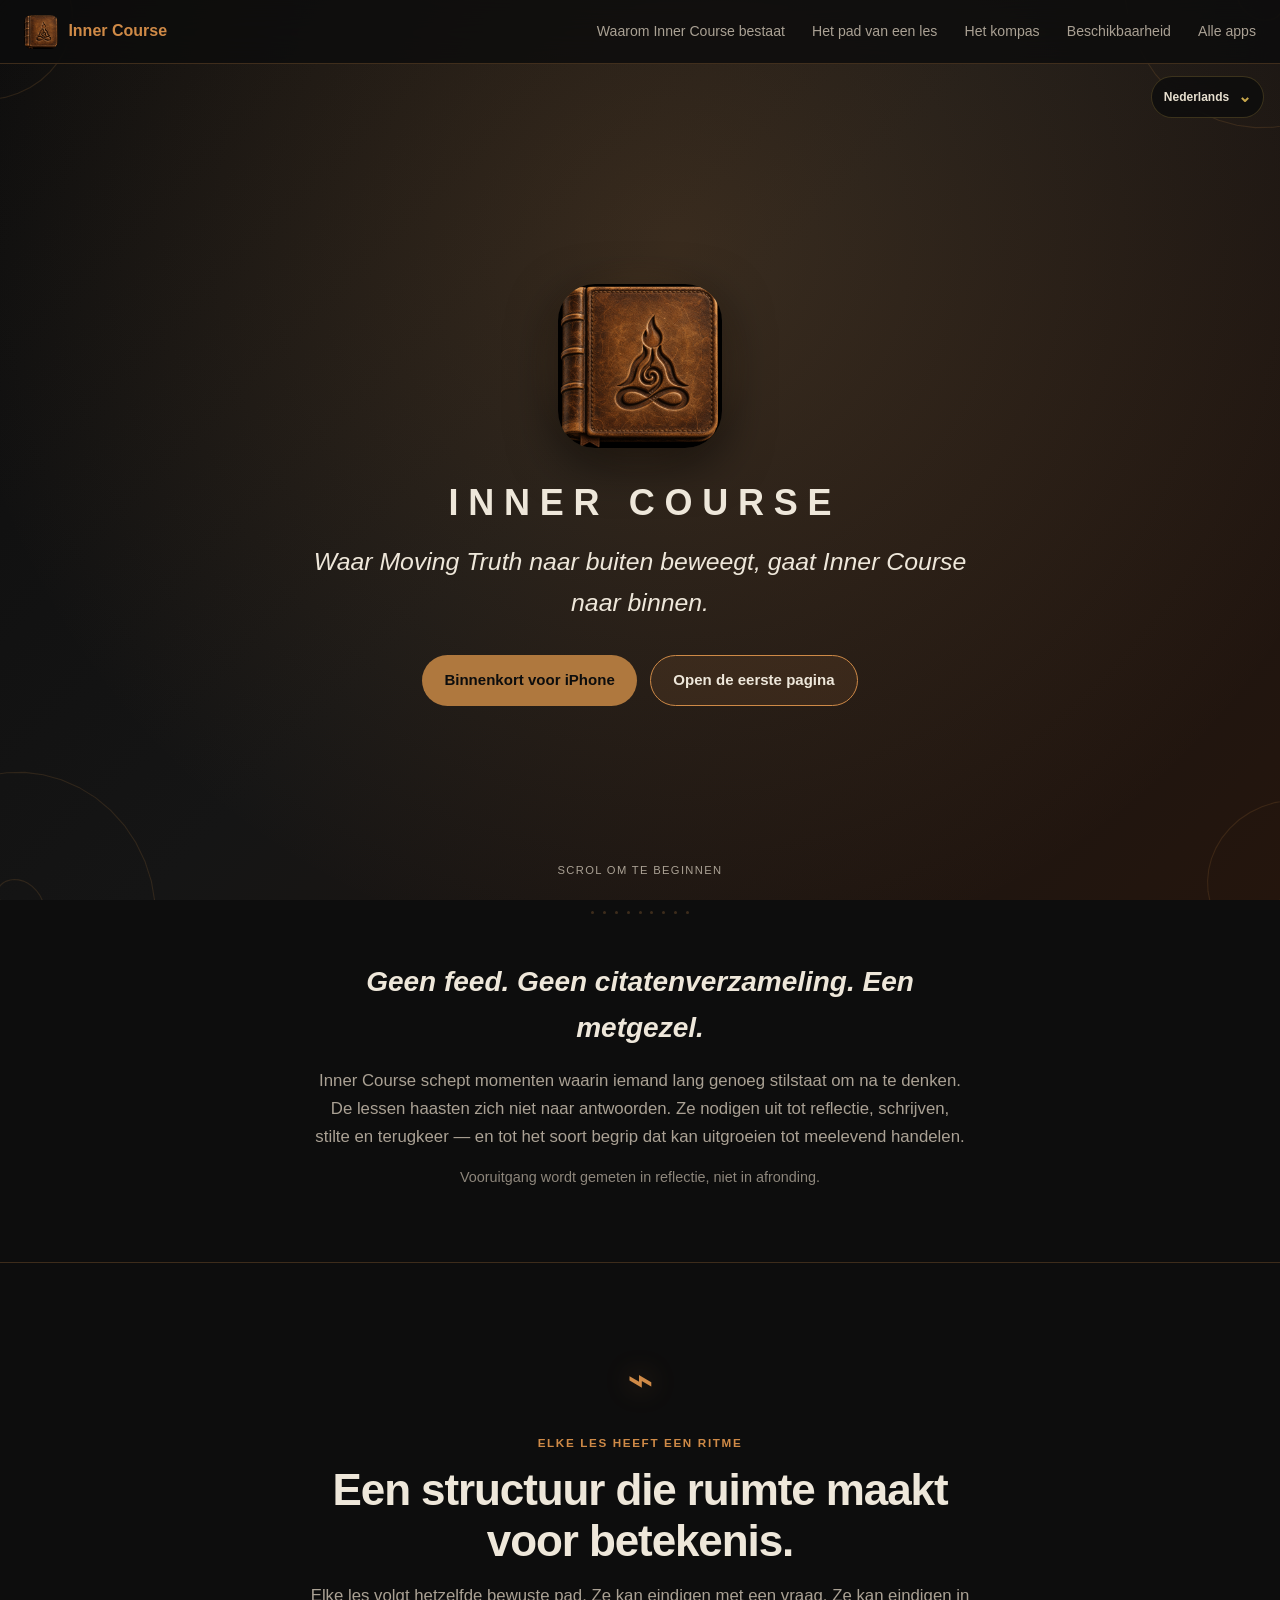
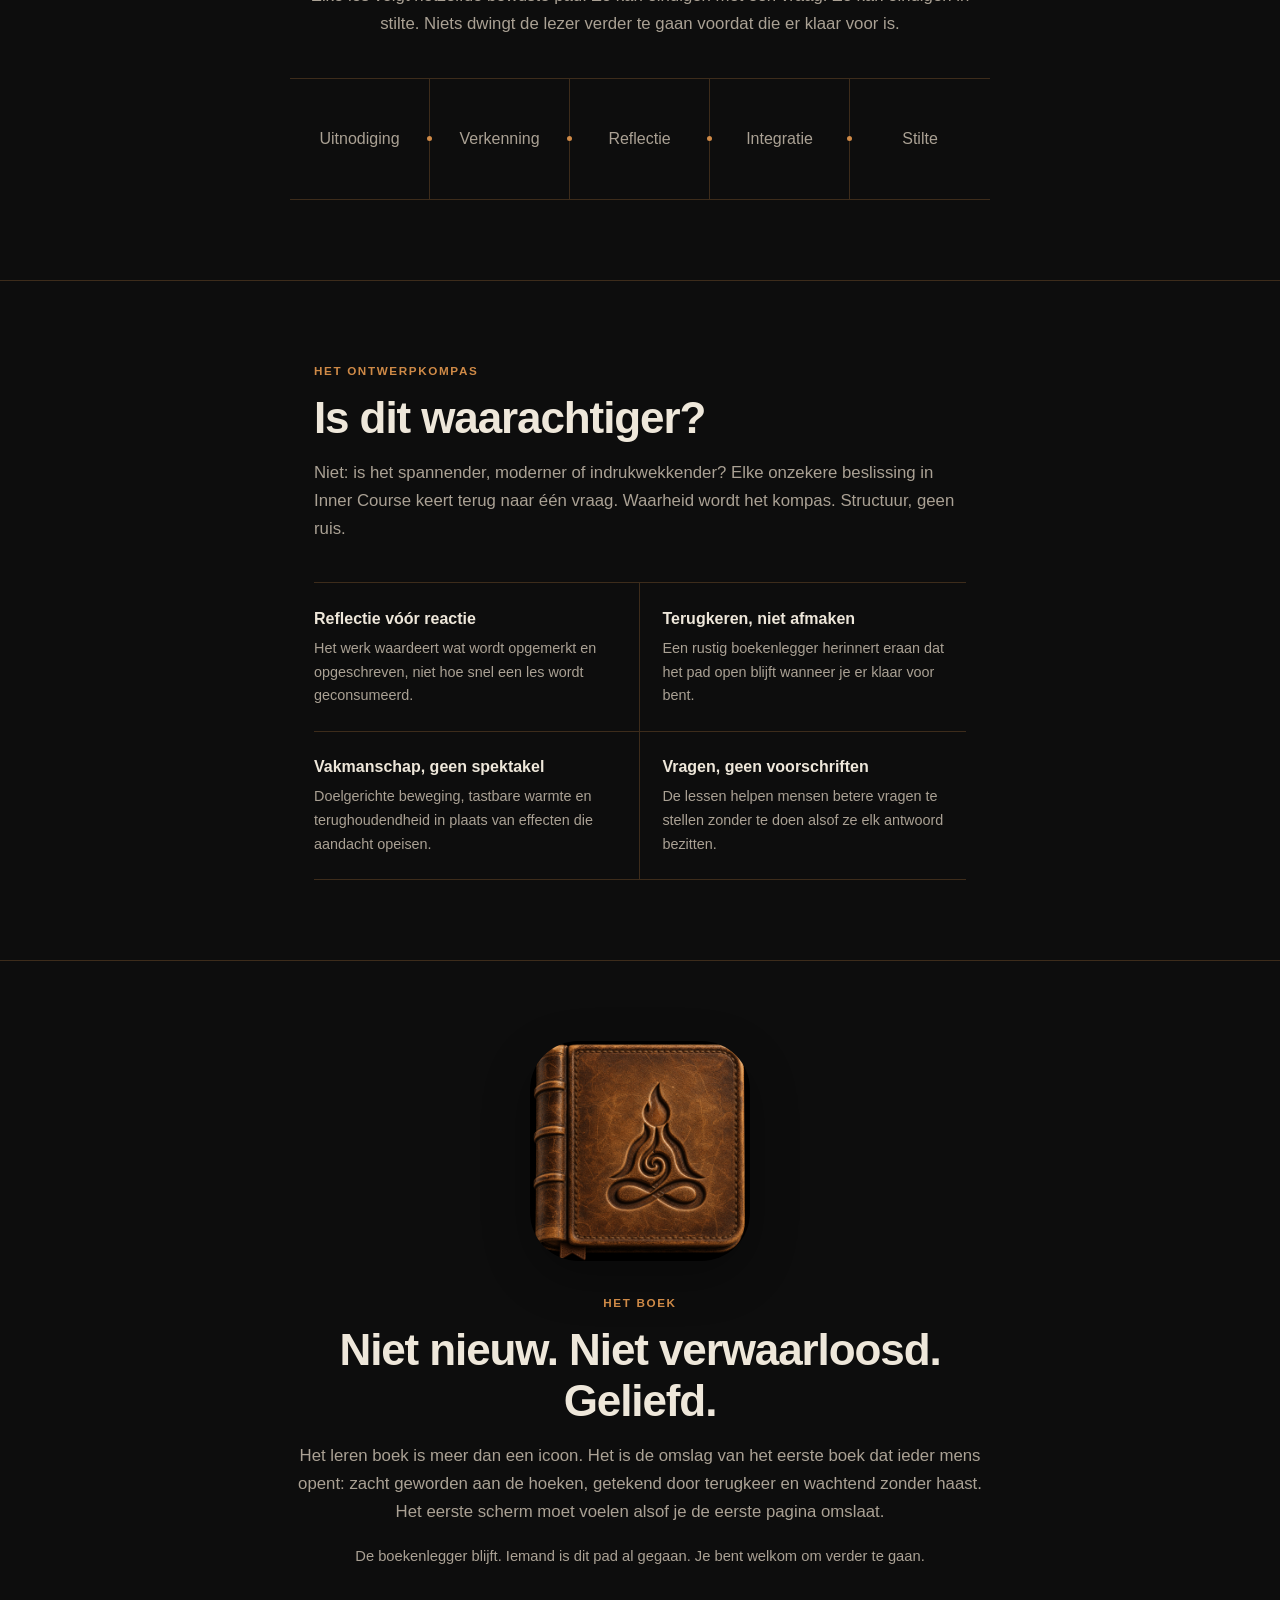
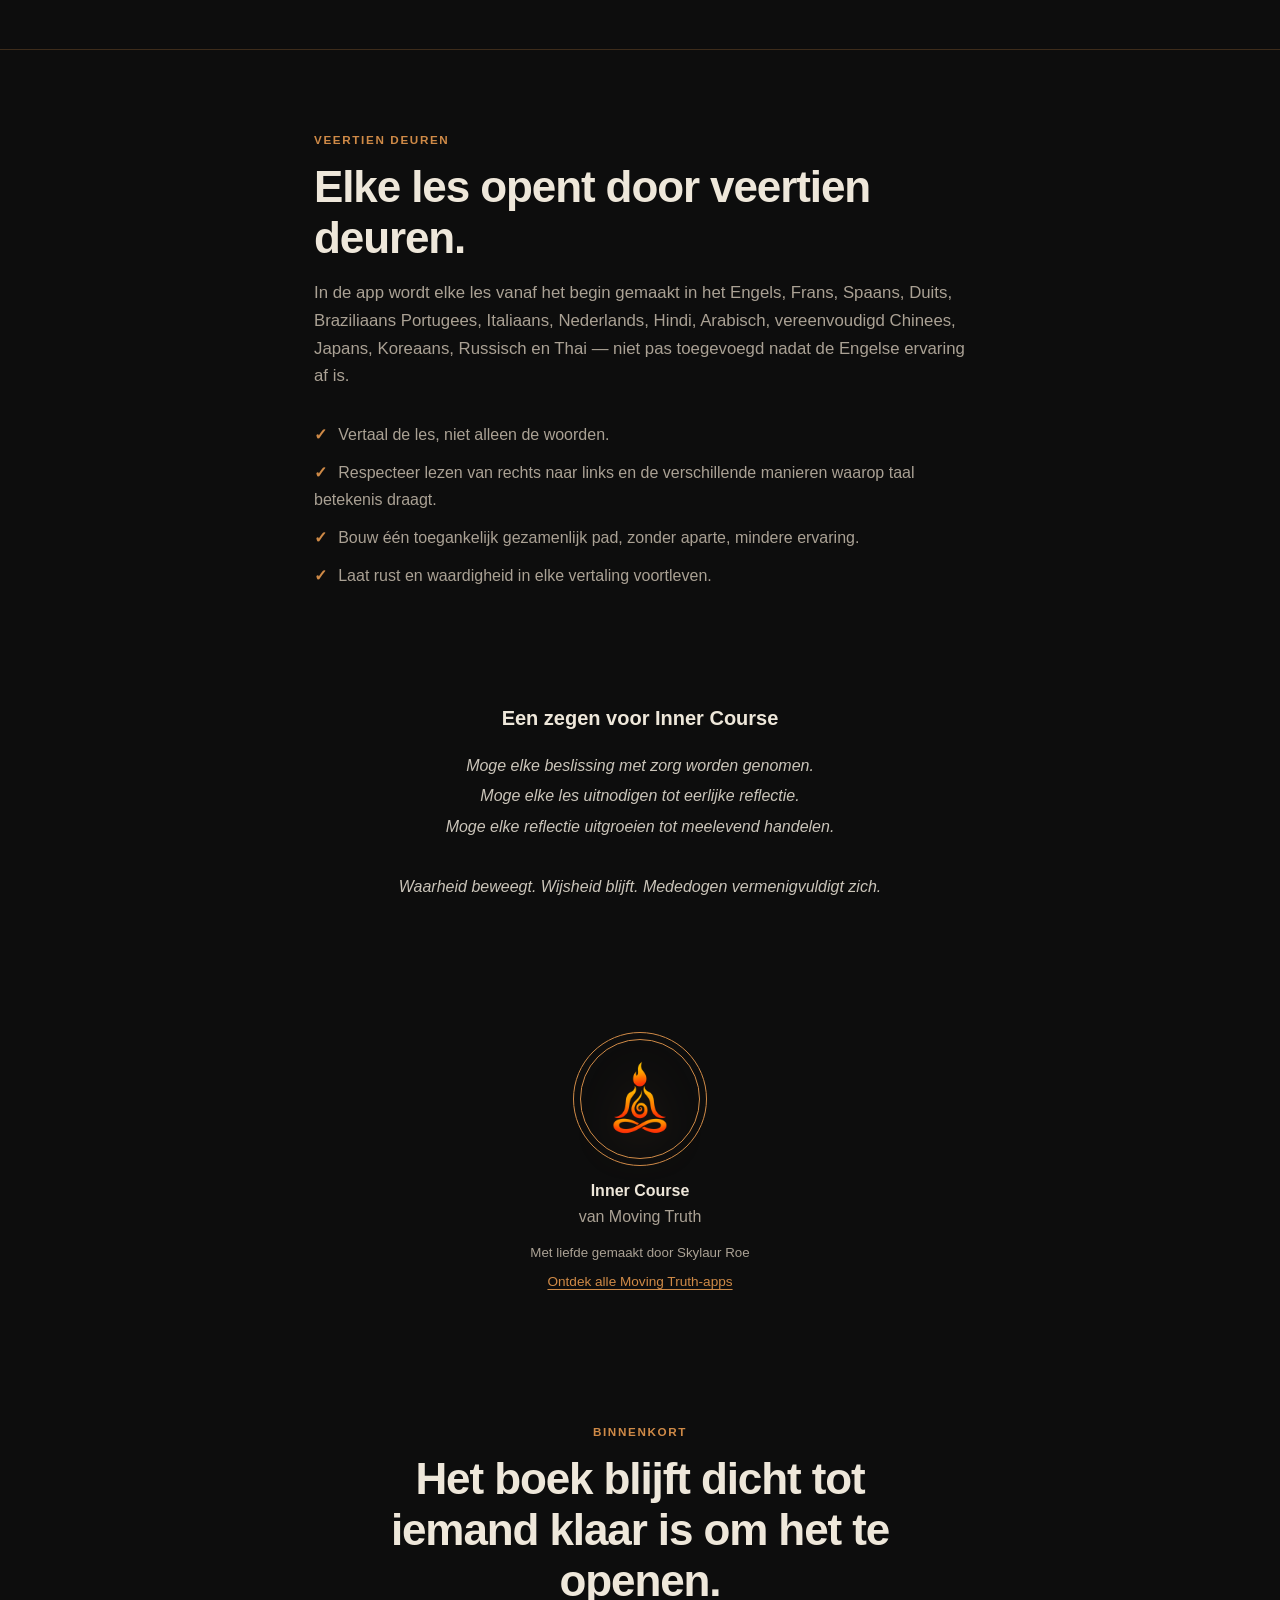
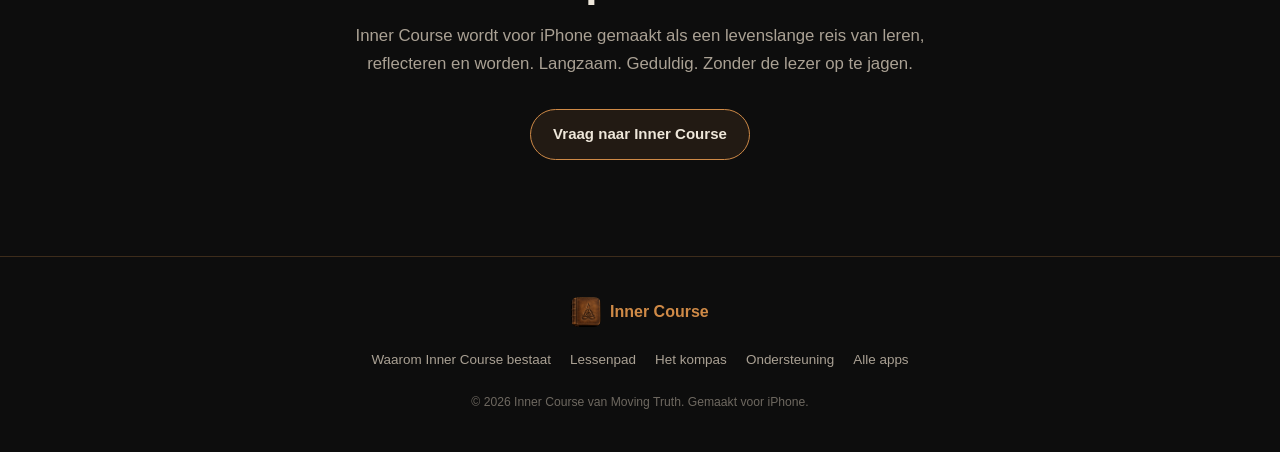
<file: nl/index.html>
<!DOCTYPE html>
<html lang="nl">
<head>
  <meta charset="UTF-8">
  <meta name="viewport" content="width=device-width, initial-scale=1.0">
  <meta name="theme-color" content="#0D0D0D">
  <meta name="description" content="Inner Course is een met zorg gemaakte app voor lessen en reflectie van Moving Truth. Geen feed. Geen spelmechanieken. Een metgezel voor de reis naar binnen. Binnenkort voor iPhone.">
  <meta property="og:title" content="Inner Course — van Moving Truth">
  <meta property="og:description" content="Waar Moving Truth naar buiten beweegt, gaat Inner Course naar binnen.">
  <meta property="og:type" content="website">
  <meta property="og:url" content="https://inner-course.movingtruth.com/nl/">
  <meta property="og:image" content="https://inner-course.movingtruth.com/assets/icon.png?v=20261030">
  <meta name="twitter:card" content="summary_large_image">
  <title>Inner Course — van Moving Truth</title>
  <link rel="icon" type="image/png" href="../assets/icon.png?v=20261030">
  <link rel="apple-touch-icon" href="../assets/icon.png?v=20261030">
  <link rel="stylesheet" href="../styles.css?v=book-image-1">
  <script src="site.js" defer></script>













































<!-- family-localization-meta:start -->
<link rel="canonical" href="https://inner-course.movingtruth.com/nl/">
<link rel="alternate" hreflang="en" href="https://inner-course.movingtruth.com/">
<link rel="alternate" hreflang="fr" href="https://inner-course.movingtruth.com/fr/">
<link rel="alternate" hreflang="es" href="https://inner-course.movingtruth.com/es/">
<link rel="alternate" hreflang="de" href="https://inner-course.movingtruth.com/de/">
<link rel="alternate" hreflang="pt-BR" href="https://inner-course.movingtruth.com/pt-BR/">
<link rel="alternate" hreflang="it" href="https://inner-course.movingtruth.com/it/">
<link rel="alternate" hreflang="nl" href="https://inner-course.movingtruth.com/nl/">
<link rel="alternate" hreflang="hi" href="https://inner-course.movingtruth.com/hi/">
<link rel="alternate" hreflang="ar" href="https://inner-course.movingtruth.com/ar/">
<link rel="alternate" hreflang="zh-Hans" href="https://inner-course.movingtruth.com/zh-Hans/">
<link rel="alternate" hreflang="ja" href="https://inner-course.movingtruth.com/ja/">
<link rel="alternate" hreflang="ko" href="https://inner-course.movingtruth.com/ko/">
<link rel="alternate" hreflang="ru" href="https://inner-course.movingtruth.com/ru/">
<link rel="alternate" hreflang="th" href="https://inner-course.movingtruth.com/th/">
<link rel="alternate" hreflang="x-default" href="https://inner-course.movingtruth.com/">
<!-- family-localization-meta:end -->

<!-- family-localization-style:start -->
<style>
  .family-language{position:absolute;z-index:900;inset-block-start:4.75rem;inset-inline-end:1rem;color:#e8e0d0;font:600 .75rem/1.2 -apple-system,BlinkMacSystemFont,"Segoe UI",sans-serif}
  .family-language details{position:relative}
  .family-language summary{min-block-size:2.6rem;display:flex;align-items:center;gap:.55rem;padding:.3rem .75rem;list-style:none;border:1px solid rgba(201,168,76,.24);border-radius:999px;background:rgba(13,13,13,.82);cursor:pointer;backdrop-filter:blur(12px)}
  .family-language summary::-webkit-details-marker{display:none}
  .family-language summary::after{content:"⌄";font-size:1rem;color:#c9a84c}
  .family-language details[open] summary::after{transform:rotate(180deg)}
  .family-language__label{position:absolute;inline-size:1px;block-size:1px;padding:0;margin:-1px;overflow:hidden;clip:rect(0,0,0,0);white-space:nowrap;border:0}
  .family-language__menu{position:absolute;inset-block-start:calc(100% + .45rem);inset-inline-end:0;min-inline-size:12rem;max-block-size:min(65vh,28rem);overflow:auto;display:grid;gap:.2rem;padding:.4rem;border:1px solid rgba(201,168,76,.24);border-radius:16px;background:rgba(13,13,13,.97);box-shadow:0 16px 45px rgba(0,0,0,.42);backdrop-filter:blur(16px)}
  .family-language a{min-block-size:2.5rem;display:flex;align-items:center;padding:0 .7rem;border-radius:10px;color:inherit;text-decoration:none;white-space:nowrap}
  .family-language a:hover,.family-language a:focus-visible{background:rgba(201,168,76,.16);outline:2px solid transparent}
  .family-language a[aria-current="page"]{background:#c9a84c;color:#111}
  .language-suggestion{position:fixed;z-index:1100;inset-inline:50%;inset-block-end:1rem;transform:translateX(-50%);inline-size:min(calc(100% - 2rem),42rem);display:flex;align-items:center;justify-content:center;gap:.7rem;flex-wrap:wrap;padding:.8rem 1rem;border:1px solid rgba(201,168,76,.42);border-radius:16px;background:rgba(13,13,13,.96);color:#e8e0d0;font:600 .88rem/1.4 -apple-system,BlinkMacSystemFont,"Segoe UI",sans-serif;box-shadow:0 16px 45px rgba(0,0,0,.42);backdrop-filter:blur(16px)}
  .language-suggestion p{margin:0;color:#e8e0d0}
  .language-suggestion a,.language-suggestion button{min-block-size:2.35rem;display:inline-flex;align-items:center;padding:0 .8rem;border:1px solid rgba(201,168,76,.5);border-radius:999px;background:transparent;color:#e8e0d0;font:inherit;text-decoration:none;cursor:pointer}
  .language-suggestion a{background:#c9a84c;color:#111}
  .language-suggestion a:focus-visible,.language-suggestion button:focus-visible{outline:2px solid #f1d47a;outline-offset:2px}
  @media (max-width:700px){.family-language{inset-block-start:4.8rem;inset-inline-end:.75rem}}
</style>
<!-- family-localization-style:end -->
<!-- family-localization-script:start -->
<script src="../localization/language-preference.js" defer></script>
<!-- family-localization-script:end -->
</head>
<body class="course">
<!-- family-localization:start -->
<div class="family-language">
<details>
<summary><span class="family-language__label">Taal</span><span>Nederlands</span></summary>
<nav class="family-language__menu" aria-label="Taal">
  <a href="https://inner-course.movingtruth.com/" lang="en" data-language-choice="en">English</a>
  <a href="https://inner-course.movingtruth.com/fr/" lang="fr" data-language-choice="fr">Français</a>
  <a href="https://inner-course.movingtruth.com/es/" lang="es" data-language-choice="es">Español</a>
  <a href="https://inner-course.movingtruth.com/de/" lang="de" data-language-choice="de">Deutsch</a>
  <a href="https://inner-course.movingtruth.com/pt-BR/" lang="pt-BR" data-language-choice="pt-BR">Português (Brasil)</a>
  <a href="https://inner-course.movingtruth.com/it/" lang="it" data-language-choice="it">Italiano</a>
  <a href="https://inner-course.movingtruth.com/nl/" lang="nl" data-language-choice="nl" aria-current="page">Nederlands</a>
  <a href="https://inner-course.movingtruth.com/hi/" lang="hi" data-language-choice="hi">हिन्दी</a>
  <a href="https://inner-course.movingtruth.com/ar/" lang="ar" data-language-choice="ar">العربية</a>
  <a href="https://inner-course.movingtruth.com/zh-Hans/" lang="zh-Hans" data-language-choice="zh-Hans">简体中文</a>
  <a href="https://inner-course.movingtruth.com/ja/" lang="ja" data-language-choice="ja">日本語</a>
  <a href="https://inner-course.movingtruth.com/ko/" lang="ko" data-language-choice="ko">한국어</a>
  <a href="https://inner-course.movingtruth.com/ru/" lang="ru" data-language-choice="ru">Русский</a>
  <a href="https://inner-course.movingtruth.com/th/" lang="th" data-language-choice="th">ไทย</a>
</nav>
</details>
</div>
<!-- family-localization:end -->
  <a class="skip-link" href="#main-content">Ga naar de hoofdinhoud</a>

  <div class="living-canvas" aria-hidden="true">
    <div class="living-canvas__gradient"></div>
    <div class="living-canvas__glow"></div>
    <div class="living-canvas__motes" id="motes"></div>
    <svg class="living-canvas__corners" id="corner-spirals"></svg>
  </div>

  <header class="site-nav" role="banner">
    <a class="site-nav__brand" href="#top" aria-label="Startpagina van Inner Course">
      <img src="../assets/icon.png?v=20261030" alt="">
      <span>Inner Course</span>
    </a>
    <button class="site-nav__toggle" type="button" aria-expanded="false" aria-controls="site-links">
      <span class="sr-only">Navigatie openen</span>
      <span aria-hidden="true"></span><span aria-hidden="true"></span><span aria-hidden="true"></span>
    </button>
    <nav aria-label="Hoofdnavigatie">
      <ul class="site-nav__links" id="site-links">
        <li><a href="#purpose">Waarom Inner Course bestaat</a></li>
        <li><a href="#lessons">Het pad van een les</a></li>
        <li><a href="#compass">Het kompas</a></li>
        <li><a href="#availability">Beschikbaarheid</a></li>
        <li><a href="https://apps.movingtruth.com/nl/">Alle apps</a></li>
      </ul>
    </nav>
  </header>

  <main id="main-content">
    <section class="hero" id="top" aria-labelledby="hero-title">
      <div class="hero__icon-wrap">
        <div class="hero__icon-glow"></div>
        <img class="hero__icon" src="../assets/icon.png?v=20261030" alt="Inner Course — app-pictogram">
      </div>
      <h1 class="hero__name hero__name--product" id="hero-title">Inner Course</h1>
      <p class="hero__promise">Waar Moving Truth naar buiten beweegt, gaat Inner Course naar binnen.</p>
      <div class="hero__actions">
        <span class="button button--quiet" aria-label="Binnenkort voor iPhone">Binnenkort voor iPhone</span>
        <a class="button button--outline" href="#purpose">Open de eerste pagina</a>
      </div>
      <p class="hero__scroll" aria-hidden="true">scrol om te beginnen</p>
    </section>

    <div class="dot-row" aria-hidden="true">
      <span></span><span></span><span></span><span></span><span></span><span></span><span></span><span></span><span></span>
    </div>

    <section class="intro" id="purpose" aria-labelledby="purpose-title">
      <h2 id="purpose-title">Geen feed. Geen citatenverzameling. Een metgezel.</h2>
      <p>Inner Course schept momenten waarin iemand lang genoeg stilstaat om na te denken. De lessen haasten zich niet naar antwoorden. Ze nodigen uit tot reflectie, schrijven, stilte en terugkeer — en tot het soort begrip dat kan uitgroeien tot meelevend handelen.</p>
      <p class="intro__trust">Vooruitgang wordt gemeten in reflectie, niet in afronding.</p>
    </section>

    <section class="statement statement--bordered" id="lessons" aria-labelledby="lessons-title">
      <span class="statement__symbol" aria-hidden="true">⌁</span>
      <span class="eyebrow">Elke les heeft een ritme</span>
      <h2 id="lessons-title">Een structuur die ruimte maakt voor betekenis.</h2>
      <p>Elke les volgt hetzelfde bewuste pad. Ze kan eindigen met een vraag. Ze kan eindigen in stilte. Niets dwingt de lezer verder te gaan voordat die er klaar voor is.</p>
      <ol class="step-line" aria-label="Opbouw van een Inner Course-les">
        <li>Uitnodiging</li>
        <li>Verkenning</li>
        <li>Reflectie</li>
        <li>Integratie</li>
        <li>Stilte</li>
      </ol>
    </section>

    <section class="statement" id="compass" aria-labelledby="compass-title">
      <span class="eyebrow">Het ontwerpkompas</span>
      <h2 id="compass-title">Is dit waarachtiger?</h2>
      <p>Niet: is het spannender, moderner of indrukwekkender? Elke onzekere beslissing in Inner Course keert terug naar één vraag. Waarheid wordt het kompas. Structuur, geen ruis.</p>
      <div class="capability-lines" role="list">
        <div role="listitem"><strong>Reflectie vóór reactie</strong><span>Het werk waardeert wat wordt opgemerkt en opgeschreven, niet hoe snel een les wordt geconsumeerd.</span></div>
        <div role="listitem"><strong>Terugkeren, niet afmaken</strong><span>Een rustig boekenlegger herinnert eraan dat het pad open blijft wanneer je er klaar voor bent.</span></div>
        <div role="listitem"><strong>Vakmanschap, geen spektakel</strong><span>Doelgerichte beweging, tastbare warmte en terughoudendheid in plaats van effecten die aandacht opeisen.</span></div>
        <div role="listitem"><strong>Vragen, geen voorschriften</strong><span>De lessen helpen mensen betere vragen te stellen zonder te doen alsof ze elk antwoord bezitten.</span></div>
      </div>
    </section>

    <section class="statement statement--bordered" aria-labelledby="book-title">
      <span class="statement__book-art" aria-hidden="true"><img class="statement__book-icon" src="../assets/icon.png?v=20261030" alt="" width="220" height="220" loading="lazy"></span>
      <span class="eyebrow">Het boek</span>
      <h2 id="book-title">Niet nieuw. Niet verwaarloosd. Geliefd.</h2>
      <p>Het leren boek is meer dan een icoon. Het is de omslag van het eerste boek dat ieder mens opent: zacht geworden aan de hoeken, getekend door terugkeer en wachtend zonder haast. Het eerste scherm moet voelen alsof je de eerste pagina omslaat.</p>
      <p class="statement__note">De boekenlegger blijft. Iemand is dit pad al gegaan. Je bent welkom om verder te gaan.</p>
    </section>

    <section class="statement" aria-labelledby="language-title">
      <span class="eyebrow">Veertien deuren</span>
      <h2 id="language-title">Elke les opent door veertien deuren.</h2>
      <p>In de app wordt elke les vanaf het begin gemaakt in het Engels, Frans, Spaans, Duits, Braziliaans Portugees, Italiaans, Nederlands, Hindi, Arabisch, vereenvoudigd Chinees, Japans, Koreaans, Russisch en Thai — niet pas toegevoegd nadat de Engelse ervaring af is.</p>
      <ul class="truth-list">
        <li>Vertaal de les, niet alleen de woorden.</li>
        <li>Respecteer lezen van rechts naar links en de verschillende manieren waarop taal betekenis draagt.</li>
        <li>Bouw één toegankelijk gezamenlijk pad, zonder aparte, mindere ervaring.</li>
        <li>Laat rust en waardigheid in elke vertaling voortleven.</li>
      </ul>
    </section>

    <section class="blessing" aria-labelledby="blessing-title">
      <h2 id="blessing-title">Een zegen voor Inner Course</h2>
      <p>Moge elke beslissing met zorg worden genomen.<br>Moge elke les uitnodigen tot eerlijke reflectie.<br>Moge elke reflectie uitgroeien tot meelevend handelen.<br><br>Waarheid beweegt. Wijsheid blijft. Mededogen vermenigvuldigt zich.</p>
    </section>

    <section class="moving-truth" aria-label="Over Moving Truth">
      <a class="moving-truth__ring" href="https://movingtruth.com" aria-label="Moving Truth. Opent movingtruth.com">
        <img src="../assets/moving-truth-logo.png" alt="Logo van Moving Truth">
      </a>
      <strong>Inner Course</strong>
      <span>van Moving Truth</span>
      <small>Met liefde gemaakt door Skylaur Roe</small>
      <a href="https://apps.movingtruth.com/nl/">Ontdek alle Moving Truth-apps</a>
    </section>

    <section class="closing" id="availability" aria-labelledby="availability-title">
      <span class="eyebrow">Binnenkort</span>
      <h2 id="availability-title">Het boek blijft dicht tot iemand klaar is om het te openen.</h2>
      <p>Inner Course wordt voor iPhone gemaakt als een levenslange reis van leren, reflecteren en worden. Langzaam. Geduldig. Zonder de lezer op te jagen.</p>
      <a class="button button--outline" href="mailto:support@movingtruth.com?subject=Inner%20Course">Vraag naar Inner Course</a>
    </section>
  </main>

  <footer>
    <div class="footer__brand"><img src="../assets/icon.png?v=20261030" alt=""><strong>Inner Course</strong></div>
    <nav aria-label="Voettekstnavigatie">
      <ul>
        <li><a href="#purpose">Waarom Inner Course bestaat</a></li>
        <li><a href="#lessons">Lessenpad</a></li>
        <li><a href="#compass">Het kompas</a></li>
        <li><a href="mailto:support@movingtruth.com">Ondersteuning</a></li>
        <li><a href="https://apps.movingtruth.com/nl/">Alle apps</a></li>
      </ul>
    </nav>
    <p>© 2026 Inner Course van Moving Truth. Gemaakt voor iPhone.</p>
  </footer>
</body>
</html>
</file>
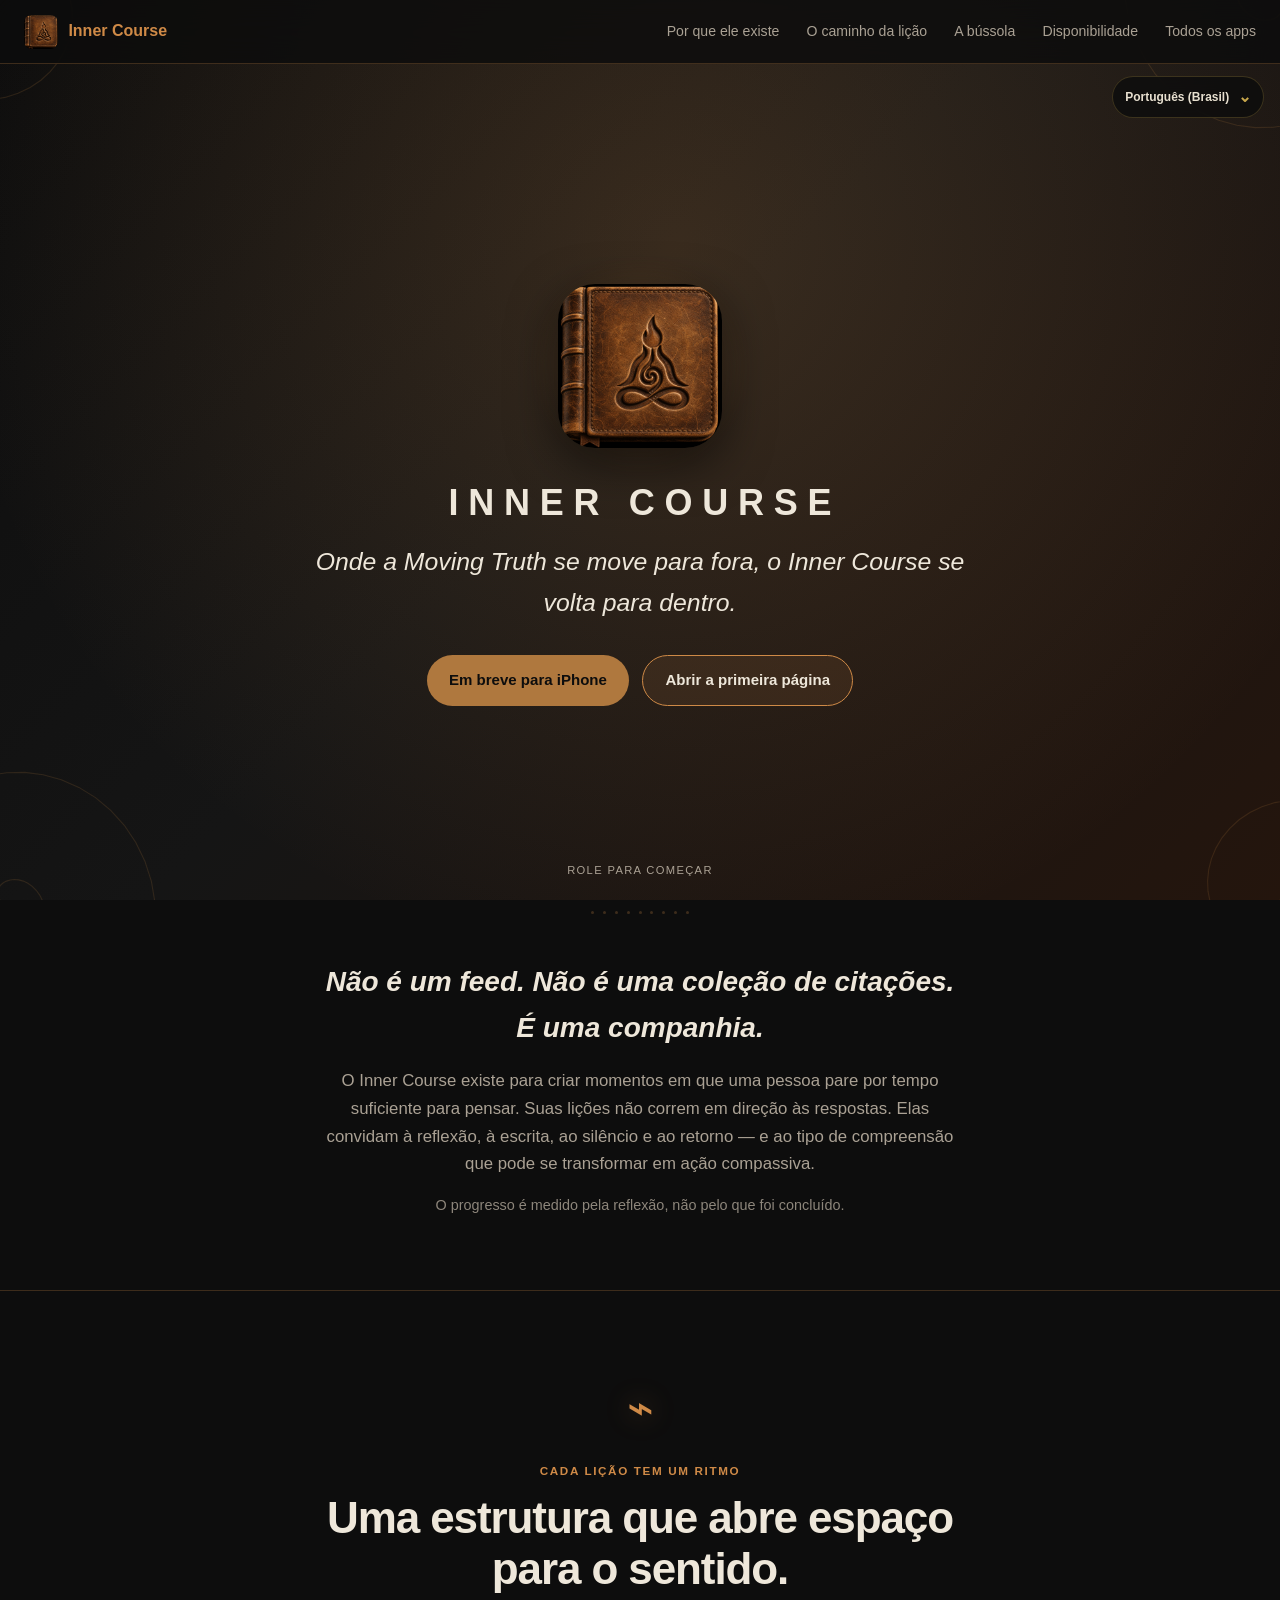
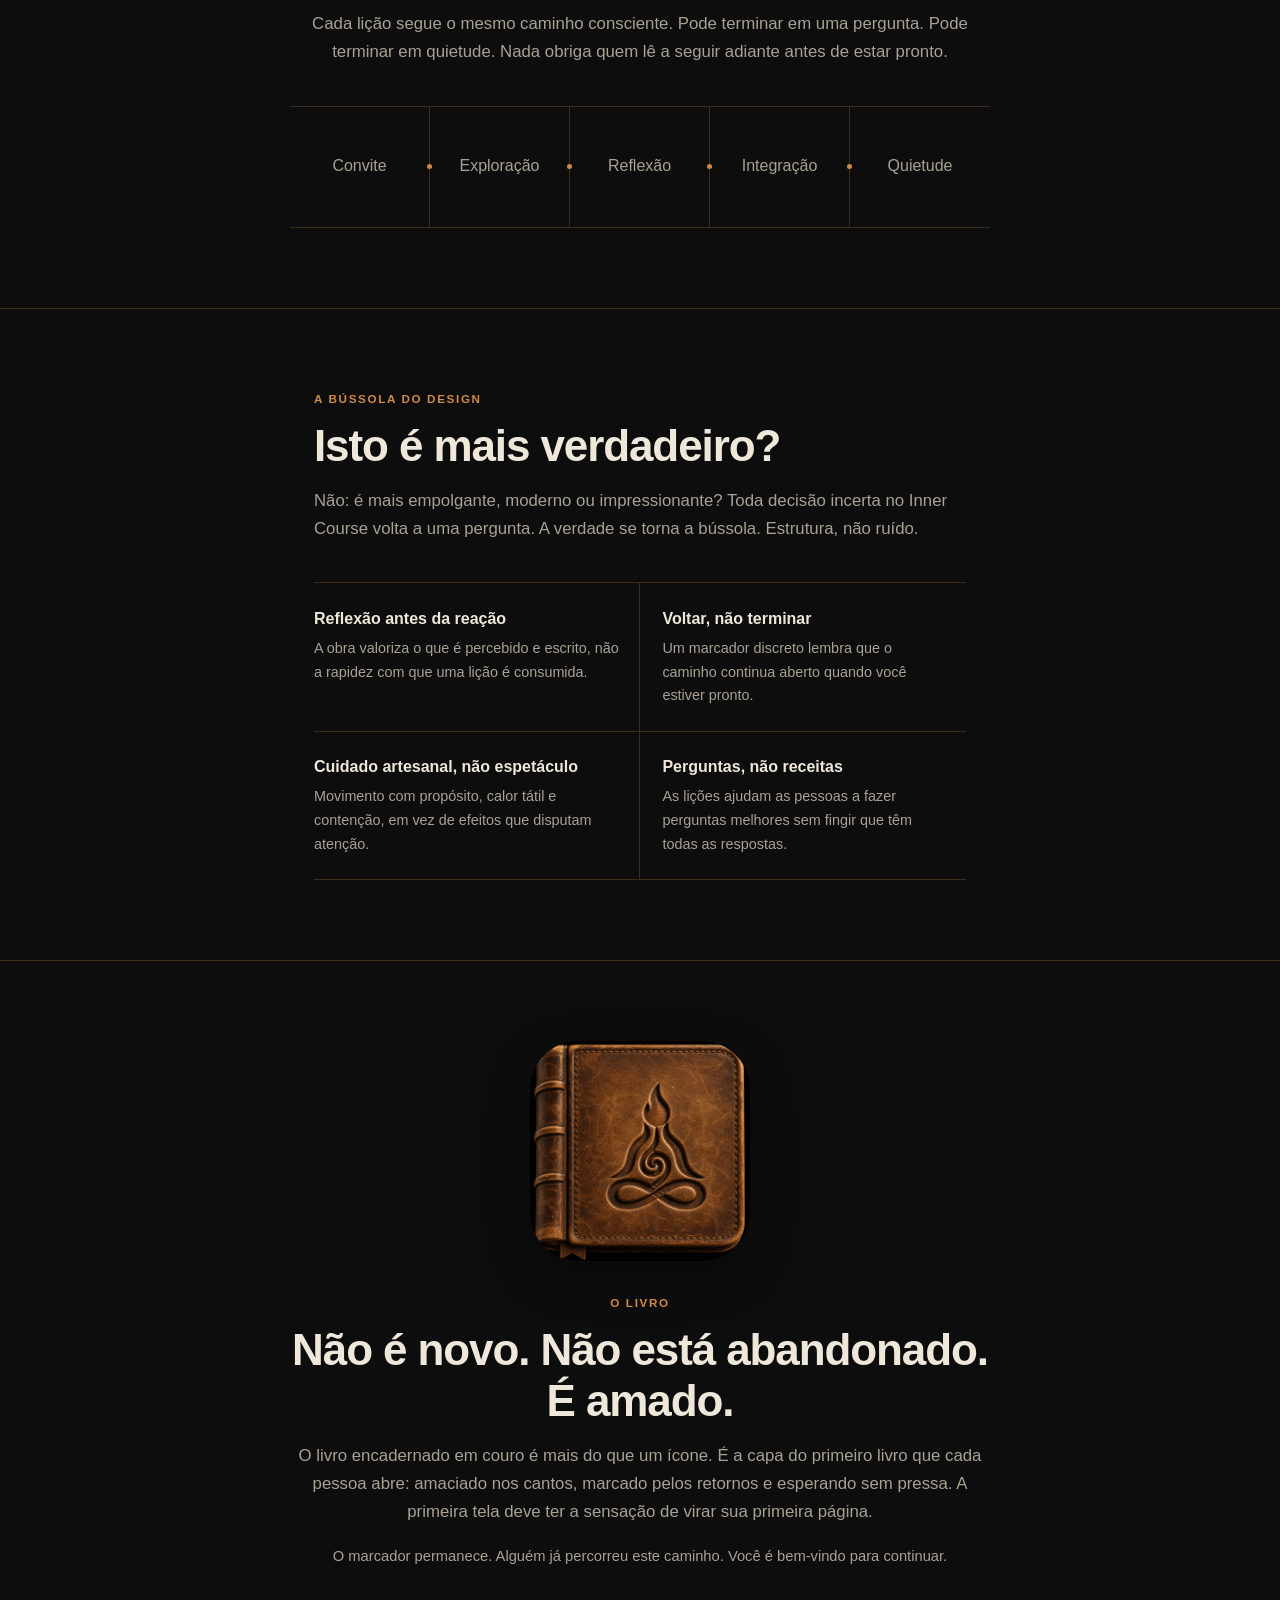
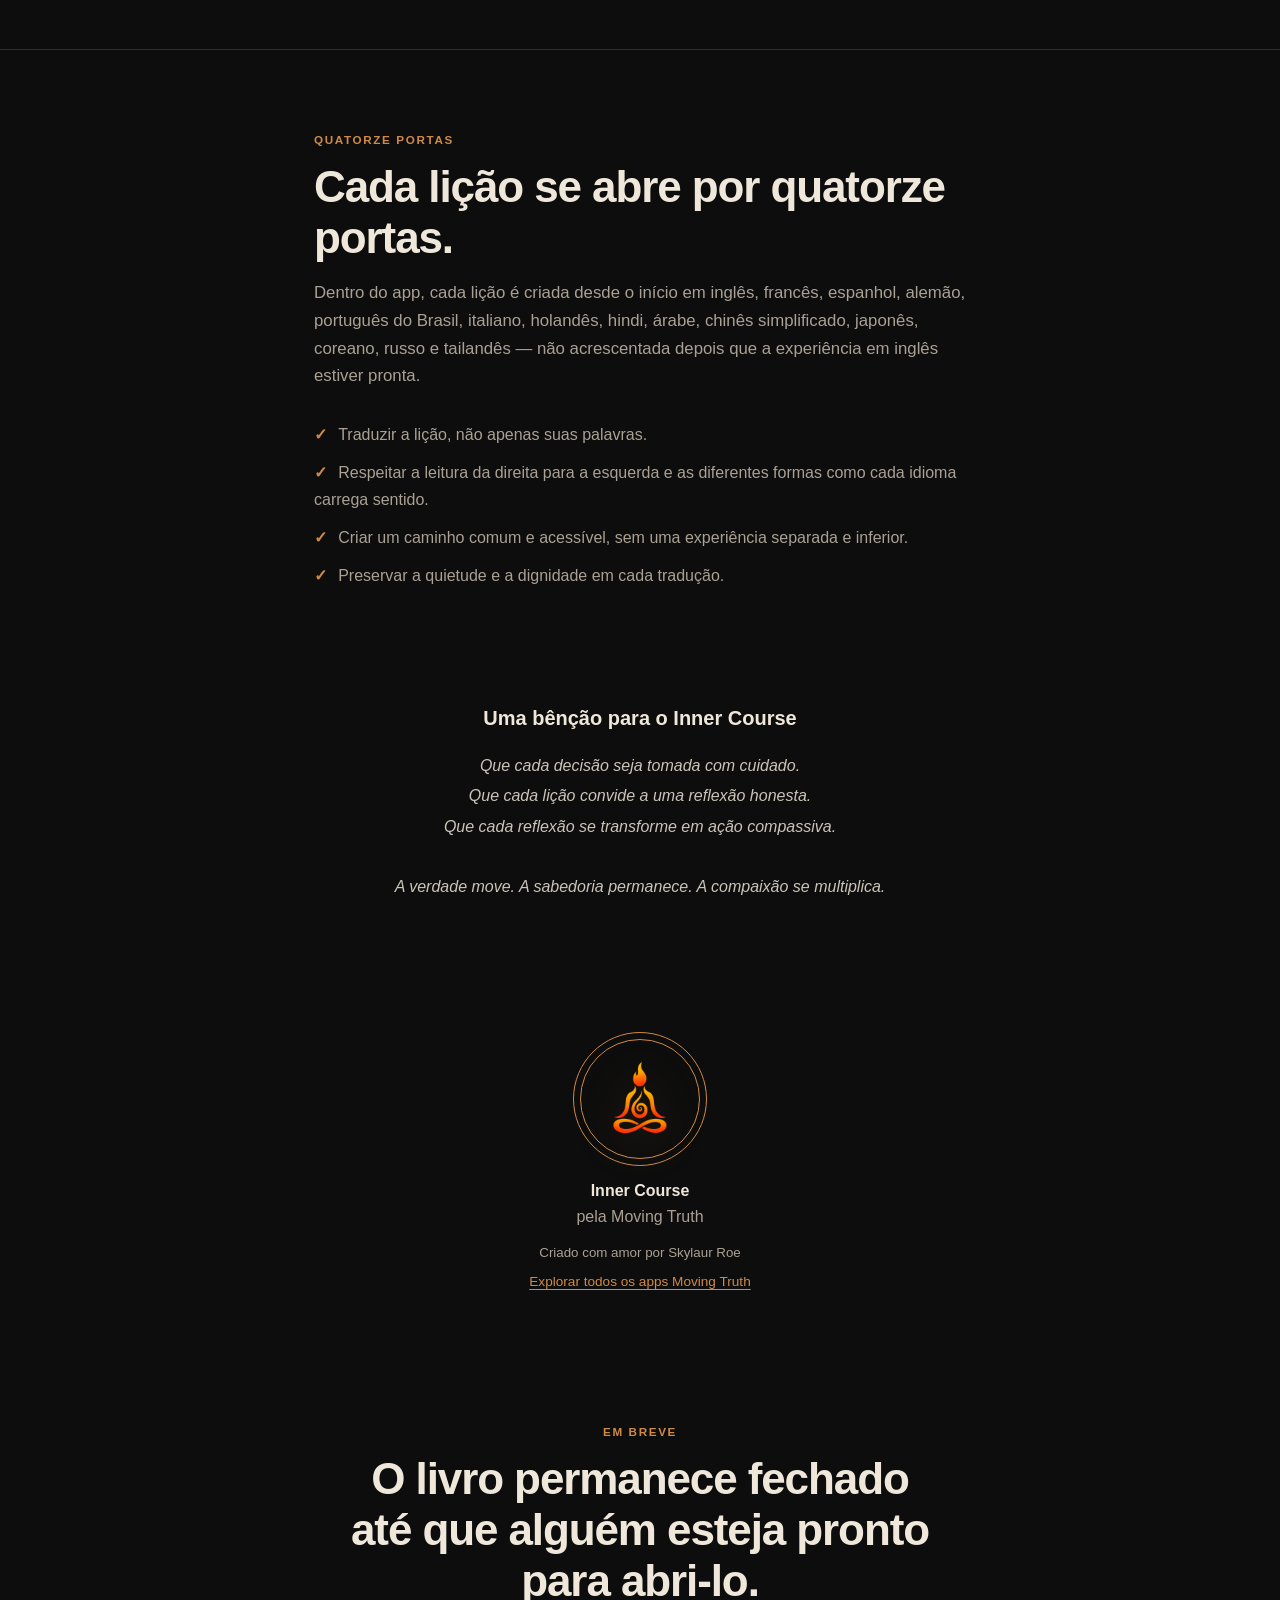
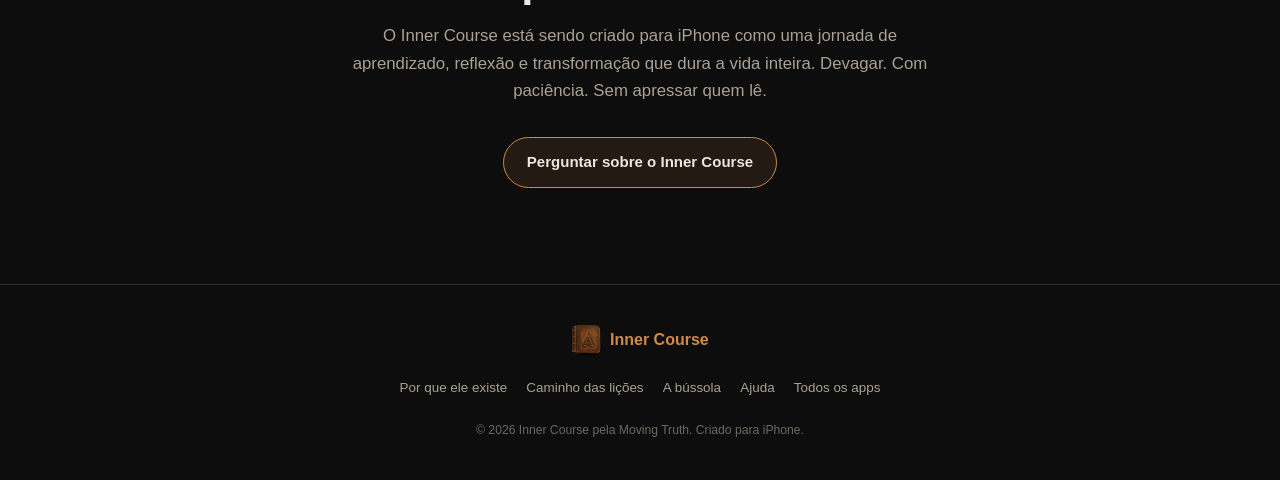
<file: pt-BR/index.html>
<!DOCTYPE html>
<html lang="pt-BR">
<head>
  <meta charset="UTF-8">
  <meta name="viewport" content="width=device-width, initial-scale=1.0">
  <meta name="theme-color" content="#0D0D0D">
  <meta name="description" content="O Inner Course é um app de lições e reflexão criado com cuidado pela Moving Truth. Não é um feed. Não transforma tudo em jogo. É uma companhia para a jornada interior. Em breve para iPhone.">
  <meta property="og:title" content="Inner Course — pela Moving Truth">
  <meta property="og:description" content="Onde a Moving Truth se move para fora, o Inner Course se volta para dentro.">
  <meta property="og:type" content="website">
  <meta property="og:url" content="https://inner-course.movingtruth.com/pt-BR/">
  <meta property="og:image" content="https://inner-course.movingtruth.com/assets/icon.png?v=20261030">
  <meta name="twitter:card" content="summary_large_image">
  <title>Inner Course — pela Moving Truth</title>
  <link rel="icon" type="image/png" href="../assets/icon.png?v=20261030">
  <link rel="apple-touch-icon" href="../assets/icon.png?v=20261030">
  <link rel="stylesheet" href="../styles.css?v=book-image-1">
  <script src="site.js" defer></script>













































<!-- family-localization-meta:start -->
<link rel="canonical" href="https://inner-course.movingtruth.com/pt-BR/">
<link rel="alternate" hreflang="en" href="https://inner-course.movingtruth.com/">
<link rel="alternate" hreflang="fr" href="https://inner-course.movingtruth.com/fr/">
<link rel="alternate" hreflang="es" href="https://inner-course.movingtruth.com/es/">
<link rel="alternate" hreflang="de" href="https://inner-course.movingtruth.com/de/">
<link rel="alternate" hreflang="pt-BR" href="https://inner-course.movingtruth.com/pt-BR/">
<link rel="alternate" hreflang="it" href="https://inner-course.movingtruth.com/it/">
<link rel="alternate" hreflang="nl" href="https://inner-course.movingtruth.com/nl/">
<link rel="alternate" hreflang="hi" href="https://inner-course.movingtruth.com/hi/">
<link rel="alternate" hreflang="ar" href="https://inner-course.movingtruth.com/ar/">
<link rel="alternate" hreflang="zh-Hans" href="https://inner-course.movingtruth.com/zh-Hans/">
<link rel="alternate" hreflang="ja" href="https://inner-course.movingtruth.com/ja/">
<link rel="alternate" hreflang="ko" href="https://inner-course.movingtruth.com/ko/">
<link rel="alternate" hreflang="ru" href="https://inner-course.movingtruth.com/ru/">
<link rel="alternate" hreflang="th" href="https://inner-course.movingtruth.com/th/">
<link rel="alternate" hreflang="x-default" href="https://inner-course.movingtruth.com/">
<!-- family-localization-meta:end -->

<!-- family-localization-style:start -->
<style>
  .family-language{position:absolute;z-index:900;inset-block-start:4.75rem;inset-inline-end:1rem;color:#e8e0d0;font:600 .75rem/1.2 -apple-system,BlinkMacSystemFont,"Segoe UI",sans-serif}
  .family-language details{position:relative}
  .family-language summary{min-block-size:2.6rem;display:flex;align-items:center;gap:.55rem;padding:.3rem .75rem;list-style:none;border:1px solid rgba(201,168,76,.24);border-radius:999px;background:rgba(13,13,13,.82);cursor:pointer;backdrop-filter:blur(12px)}
  .family-language summary::-webkit-details-marker{display:none}
  .family-language summary::after{content:"⌄";font-size:1rem;color:#c9a84c}
  .family-language details[open] summary::after{transform:rotate(180deg)}
  .family-language__label{position:absolute;inline-size:1px;block-size:1px;padding:0;margin:-1px;overflow:hidden;clip:rect(0,0,0,0);white-space:nowrap;border:0}
  .family-language__menu{position:absolute;inset-block-start:calc(100% + .45rem);inset-inline-end:0;min-inline-size:12rem;max-block-size:min(65vh,28rem);overflow:auto;display:grid;gap:.2rem;padding:.4rem;border:1px solid rgba(201,168,76,.24);border-radius:16px;background:rgba(13,13,13,.97);box-shadow:0 16px 45px rgba(0,0,0,.42);backdrop-filter:blur(16px)}
  .family-language a{min-block-size:2.5rem;display:flex;align-items:center;padding:0 .7rem;border-radius:10px;color:inherit;text-decoration:none;white-space:nowrap}
  .family-language a:hover,.family-language a:focus-visible{background:rgba(201,168,76,.16);outline:2px solid transparent}
  .family-language a[aria-current="page"]{background:#c9a84c;color:#111}
  .language-suggestion{position:fixed;z-index:1100;inset-inline:50%;inset-block-end:1rem;transform:translateX(-50%);inline-size:min(calc(100% - 2rem),42rem);display:flex;align-items:center;justify-content:center;gap:.7rem;flex-wrap:wrap;padding:.8rem 1rem;border:1px solid rgba(201,168,76,.42);border-radius:16px;background:rgba(13,13,13,.96);color:#e8e0d0;font:600 .88rem/1.4 -apple-system,BlinkMacSystemFont,"Segoe UI",sans-serif;box-shadow:0 16px 45px rgba(0,0,0,.42);backdrop-filter:blur(16px)}
  .language-suggestion p{margin:0;color:#e8e0d0}
  .language-suggestion a,.language-suggestion button{min-block-size:2.35rem;display:inline-flex;align-items:center;padding:0 .8rem;border:1px solid rgba(201,168,76,.5);border-radius:999px;background:transparent;color:#e8e0d0;font:inherit;text-decoration:none;cursor:pointer}
  .language-suggestion a{background:#c9a84c;color:#111}
  .language-suggestion a:focus-visible,.language-suggestion button:focus-visible{outline:2px solid #f1d47a;outline-offset:2px}
  @media (max-width:700px){.family-language{inset-block-start:4.8rem;inset-inline-end:.75rem}}
</style>
<!-- family-localization-style:end -->
<!-- family-localization-script:start -->
<script src="../localization/language-preference.js" defer></script>
<!-- family-localization-script:end -->
</head>
<body class="course">
<!-- family-localization:start -->
<div class="family-language">
<details>
<summary><span class="family-language__label">Idioma</span><span>Português (Brasil)</span></summary>
<nav class="family-language__menu" aria-label="Idioma">
  <a href="https://inner-course.movingtruth.com/" lang="en" data-language-choice="en">English</a>
  <a href="https://inner-course.movingtruth.com/fr/" lang="fr" data-language-choice="fr">Français</a>
  <a href="https://inner-course.movingtruth.com/es/" lang="es" data-language-choice="es">Español</a>
  <a href="https://inner-course.movingtruth.com/de/" lang="de" data-language-choice="de">Deutsch</a>
  <a href="https://inner-course.movingtruth.com/pt-BR/" lang="pt-BR" data-language-choice="pt-BR" aria-current="page">Português (Brasil)</a>
  <a href="https://inner-course.movingtruth.com/it/" lang="it" data-language-choice="it">Italiano</a>
  <a href="https://inner-course.movingtruth.com/nl/" lang="nl" data-language-choice="nl">Nederlands</a>
  <a href="https://inner-course.movingtruth.com/hi/" lang="hi" data-language-choice="hi">हिन्दी</a>
  <a href="https://inner-course.movingtruth.com/ar/" lang="ar" data-language-choice="ar">العربية</a>
  <a href="https://inner-course.movingtruth.com/zh-Hans/" lang="zh-Hans" data-language-choice="zh-Hans">简体中文</a>
  <a href="https://inner-course.movingtruth.com/ja/" lang="ja" data-language-choice="ja">日本語</a>
  <a href="https://inner-course.movingtruth.com/ko/" lang="ko" data-language-choice="ko">한국어</a>
  <a href="https://inner-course.movingtruth.com/ru/" lang="ru" data-language-choice="ru">Русский</a>
  <a href="https://inner-course.movingtruth.com/th/" lang="th" data-language-choice="th">ไทย</a>
</nav>
</details>
</div>
<!-- family-localization:end -->
  <a class="skip-link" href="#main-content">Ir para o conteúdo principal</a>

  <div class="living-canvas" aria-hidden="true">
    <div class="living-canvas__gradient"></div>
    <div class="living-canvas__glow"></div>
    <div class="living-canvas__motes" id="motes"></div>
    <svg class="living-canvas__corners" id="corner-spirals"></svg>
  </div>

  <header class="site-nav" role="banner">
    <a class="site-nav__brand" href="#top" aria-label="Início do Inner Course">
      <img src="../assets/icon.png?v=20261030" alt="">
      <span>Inner Course</span>
    </a>
    <button class="site-nav__toggle" type="button" aria-expanded="false" aria-controls="site-links">
      <span class="sr-only">Abrir navegação</span>
      <span aria-hidden="true"></span><span aria-hidden="true"></span><span aria-hidden="true"></span>
    </button>
    <nav aria-label="Navegação principal">
      <ul class="site-nav__links" id="site-links">
        <li><a href="#purpose">Por que ele existe</a></li>
        <li><a href="#lessons">O caminho da lição</a></li>
        <li><a href="#compass">A bússola</a></li>
        <li><a href="#availability">Disponibilidade</a></li>
        <li><a href="https://apps.movingtruth.com/pt-BR/">Todos os apps</a></li>
      </ul>
    </nav>
  </header>

  <main id="main-content">
    <section class="hero" id="top" aria-labelledby="hero-title">
      <div class="hero__icon-wrap">
        <div class="hero__icon-glow"></div>
        <img class="hero__icon" src="../assets/icon.png?v=20261030" alt="Inner Course — ícone do aplicativo">
      </div>
      <h1 class="hero__name hero__name--product" id="hero-title">Inner Course</h1>
      <p class="hero__promise">Onde a Moving Truth se move para fora, o Inner Course se volta para dentro.</p>
      <div class="hero__actions">
        <span class="button button--quiet" aria-label="Em breve para iPhone">Em breve para iPhone</span>
        <a class="button button--outline" href="#purpose">Abrir a primeira página</a>
      </div>
      <p class="hero__scroll" aria-hidden="true">role para começar</p>
    </section>

    <div class="dot-row" aria-hidden="true">
      <span></span><span></span><span></span><span></span><span></span><span></span><span></span><span></span><span></span>
    </div>

    <section class="intro" id="purpose" aria-labelledby="purpose-title">
      <h2 id="purpose-title">Não é um feed. Não é uma coleção de citações. É uma companhia.</h2>
      <p>O Inner Course existe para criar momentos em que uma pessoa pare por tempo suficiente para pensar. Suas lições não correm em direção às respostas. Elas convidam à reflexão, à escrita, ao silêncio e ao retorno — e ao tipo de compreensão que pode se transformar em ação compassiva.</p>
      <p class="intro__trust">O progresso é medido pela reflexão, não pelo que foi concluído.</p>
    </section>

    <section class="statement statement--bordered" id="lessons" aria-labelledby="lessons-title">
      <span class="statement__symbol" aria-hidden="true">⌁</span>
      <span class="eyebrow">Cada lição tem um ritmo</span>
      <h2 id="lessons-title">Uma estrutura que abre espaço para o sentido.</h2>
      <p>Cada lição segue o mesmo caminho consciente. Pode terminar em uma pergunta. Pode terminar em quietude. Nada obriga quem lê a seguir adiante antes de estar pronto.</p>
      <ol class="step-line" aria-label="Estrutura de uma lição do Inner Course">
        <li>Convite</li>
        <li>Exploração</li>
        <li>Reflexão</li>
        <li>Integração</li>
        <li>Quietude</li>
      </ol>
    </section>

    <section class="statement" id="compass" aria-labelledby="compass-title">
      <span class="eyebrow">A bússola do design</span>
      <h2 id="compass-title">Isto é mais verdadeiro?</h2>
      <p>Não: é mais empolgante, moderno ou impressionante? Toda decisão incerta no Inner Course volta a uma pergunta. A verdade se torna a bússola. Estrutura, não ruído.</p>
      <div class="capability-lines" role="list">
        <div role="listitem"><strong>Reflexão antes da reação</strong><span>A obra valoriza o que é percebido e escrito, não a rapidez com que uma lição é consumida.</span></div>
        <div role="listitem"><strong>Voltar, não terminar</strong><span>Um marcador discreto lembra que o caminho continua aberto quando você estiver pronto.</span></div>
        <div role="listitem"><strong>Cuidado artesanal, não espetáculo</strong><span>Movimento com propósito, calor tátil e contenção, em vez de efeitos que disputam atenção.</span></div>
        <div role="listitem"><strong>Perguntas, não receitas</strong><span>As lições ajudam as pessoas a fazer perguntas melhores sem fingir que têm todas as respostas.</span></div>
      </div>
    </section>

    <section class="statement statement--bordered" aria-labelledby="book-title">
      <span class="statement__book-art" aria-hidden="true"><img class="statement__book-icon" src="../assets/icon.png?v=20261030" alt="" width="220" height="220" loading="lazy"></span>
      <span class="eyebrow">O livro</span>
      <h2 id="book-title">Não é novo. Não está abandonado. É amado.</h2>
      <p>O livro encadernado em couro é mais do que um ícone. É a capa do primeiro livro que cada pessoa abre: amaciado nos cantos, marcado pelos retornos e esperando sem pressa. A primeira tela deve ter a sensação de virar sua primeira página.</p>
      <p class="statement__note">O marcador permanece. Alguém já percorreu este caminho. Você é bem-vindo para continuar.</p>
    </section>

    <section class="statement" aria-labelledby="language-title">
      <span class="eyebrow">Quatorze portas</span>
      <h2 id="language-title">Cada lição se abre por quatorze portas.</h2>
      <p>Dentro do app, cada lição é criada desde o início em inglês, francês, espanhol, alemão, português do Brasil, italiano, holandês, hindi, árabe, chinês simplificado, japonês, coreano, russo e tailandês — não acrescentada depois que a experiência em inglês estiver pronta.</p>
      <ul class="truth-list">
        <li>Traduzir a lição, não apenas suas palavras.</li>
        <li>Respeitar a leitura da direita para a esquerda e as diferentes formas como cada idioma carrega sentido.</li>
        <li>Criar um caminho comum e acessível, sem uma experiência separada e inferior.</li>
        <li>Preservar a quietude e a dignidade em cada tradução.</li>
      </ul>
    </section>

    <section class="blessing" aria-labelledby="blessing-title">
      <h2 id="blessing-title">Uma bênção para o Inner Course</h2>
      <p>Que cada decisão seja tomada com cuidado.<br>Que cada lição convide a uma reflexão honesta.<br>Que cada reflexão se transforme em ação compassiva.<br><br>A verdade move. A sabedoria permanece. A compaixão se multiplica.</p>
    </section>

    <section class="moving-truth" aria-label="Sobre a Moving Truth">
      <a class="moving-truth__ring" href="https://movingtruth.com" aria-label="Moving Truth. Abre movingtruth.com">
        <img src="../assets/moving-truth-logo.png" alt="Logotipo da Moving Truth">
      </a>
      <strong>Inner Course</strong>
      <span>pela Moving Truth</span>
      <small>Criado com amor por Skylaur Roe</small>
      <a href="https://apps.movingtruth.com/pt-BR/">Explorar todos os apps Moving Truth</a>
    </section>

    <section class="closing" id="availability" aria-labelledby="availability-title">
      <span class="eyebrow">Em breve</span>
      <h2 id="availability-title">O livro permanece fechado até que alguém esteja pronto para abri-lo.</h2>
      <p>O Inner Course está sendo criado para iPhone como uma jornada de aprendizado, reflexão e transformação que dura a vida inteira. Devagar. Com paciência. Sem apressar quem lê.</p>
      <a class="button button--outline" href="mailto:support@movingtruth.com?subject=Inner%20Course">Perguntar sobre o Inner Course</a>
    </section>
  </main>

  <footer>
    <div class="footer__brand"><img src="../assets/icon.png?v=20261030" alt=""><strong>Inner Course</strong></div>
    <nav aria-label="Navegação do rodapé">
      <ul>
        <li><a href="#purpose">Por que ele existe</a></li>
        <li><a href="#lessons">Caminho das lições</a></li>
        <li><a href="#compass">A bússola</a></li>
        <li><a href="mailto:support@movingtruth.com">Ajuda</a></li>
        <li><a href="https://apps.movingtruth.com/pt-BR/">Todos os apps</a></li>
      </ul>
    </nav>
    <p>© 2026 Inner Course pela Moving Truth. Criado para iPhone.</p>
  </footer>
</body>
</html>
</file>
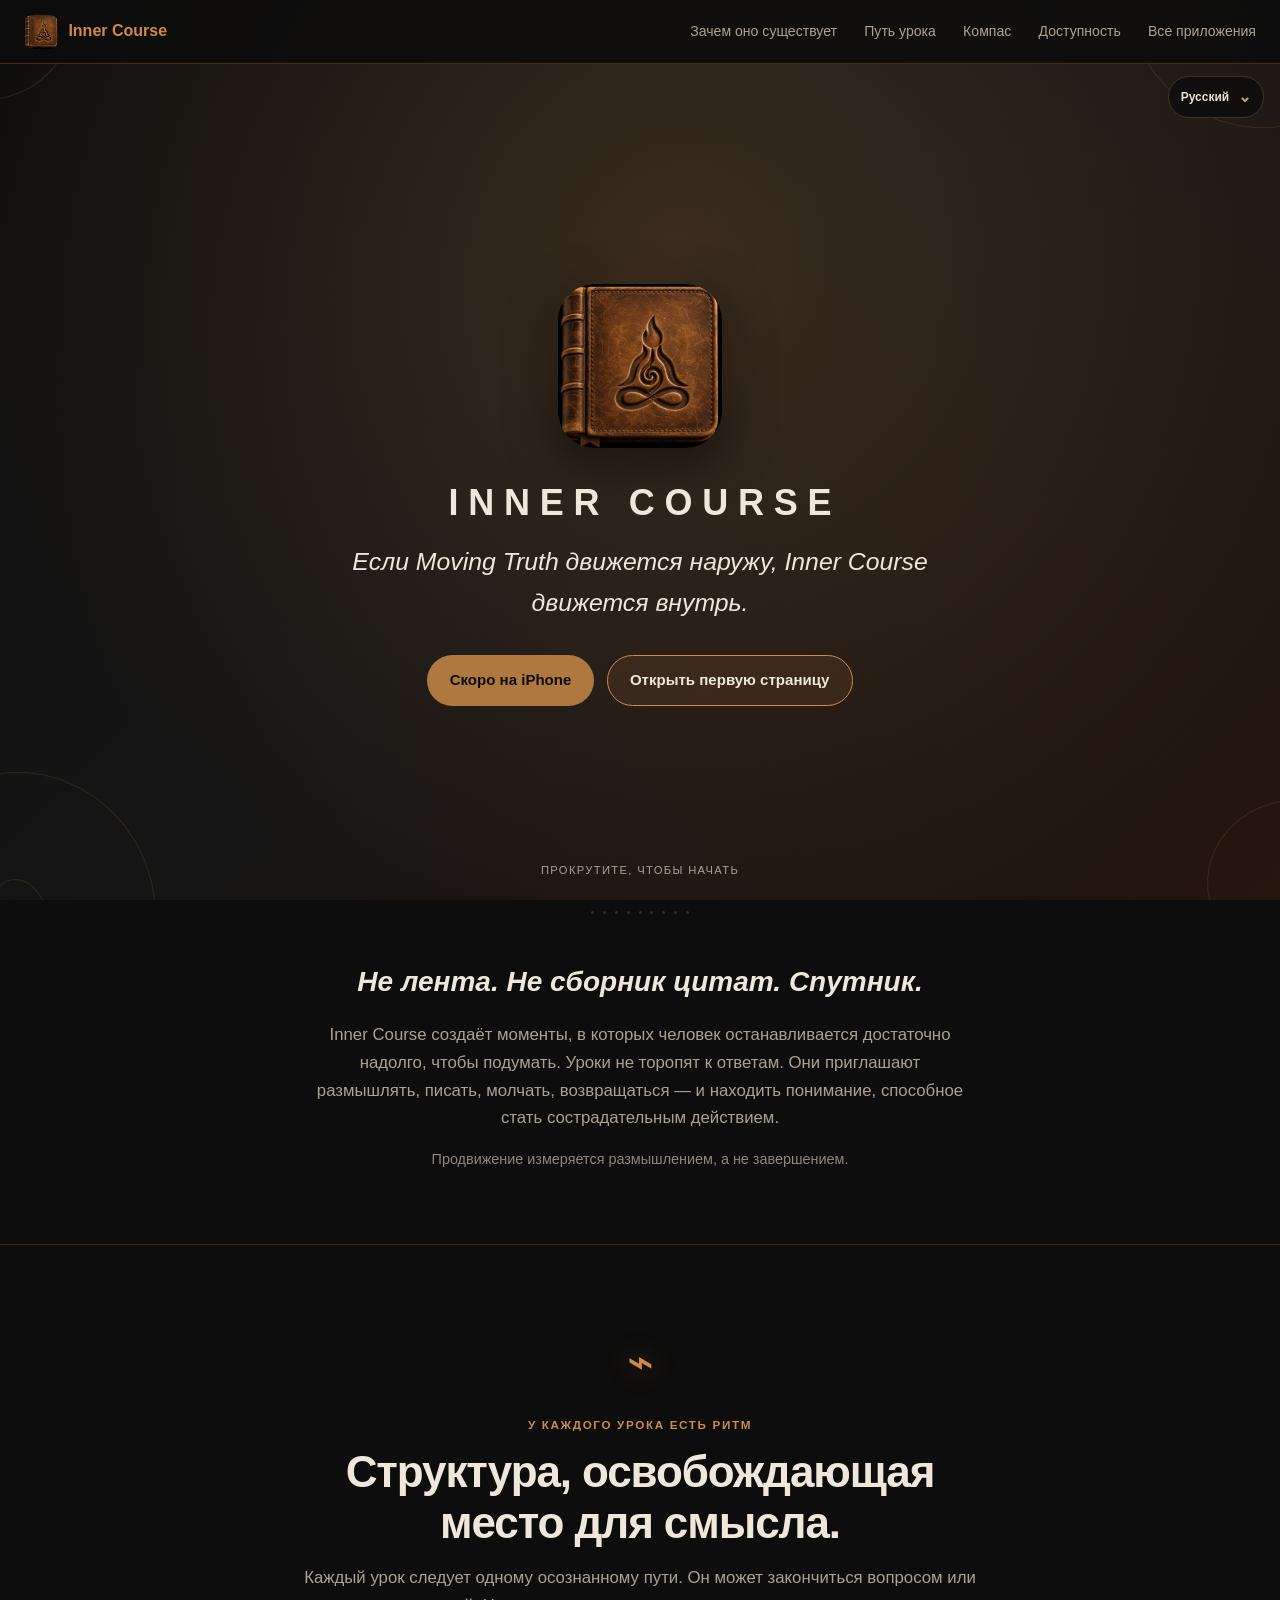
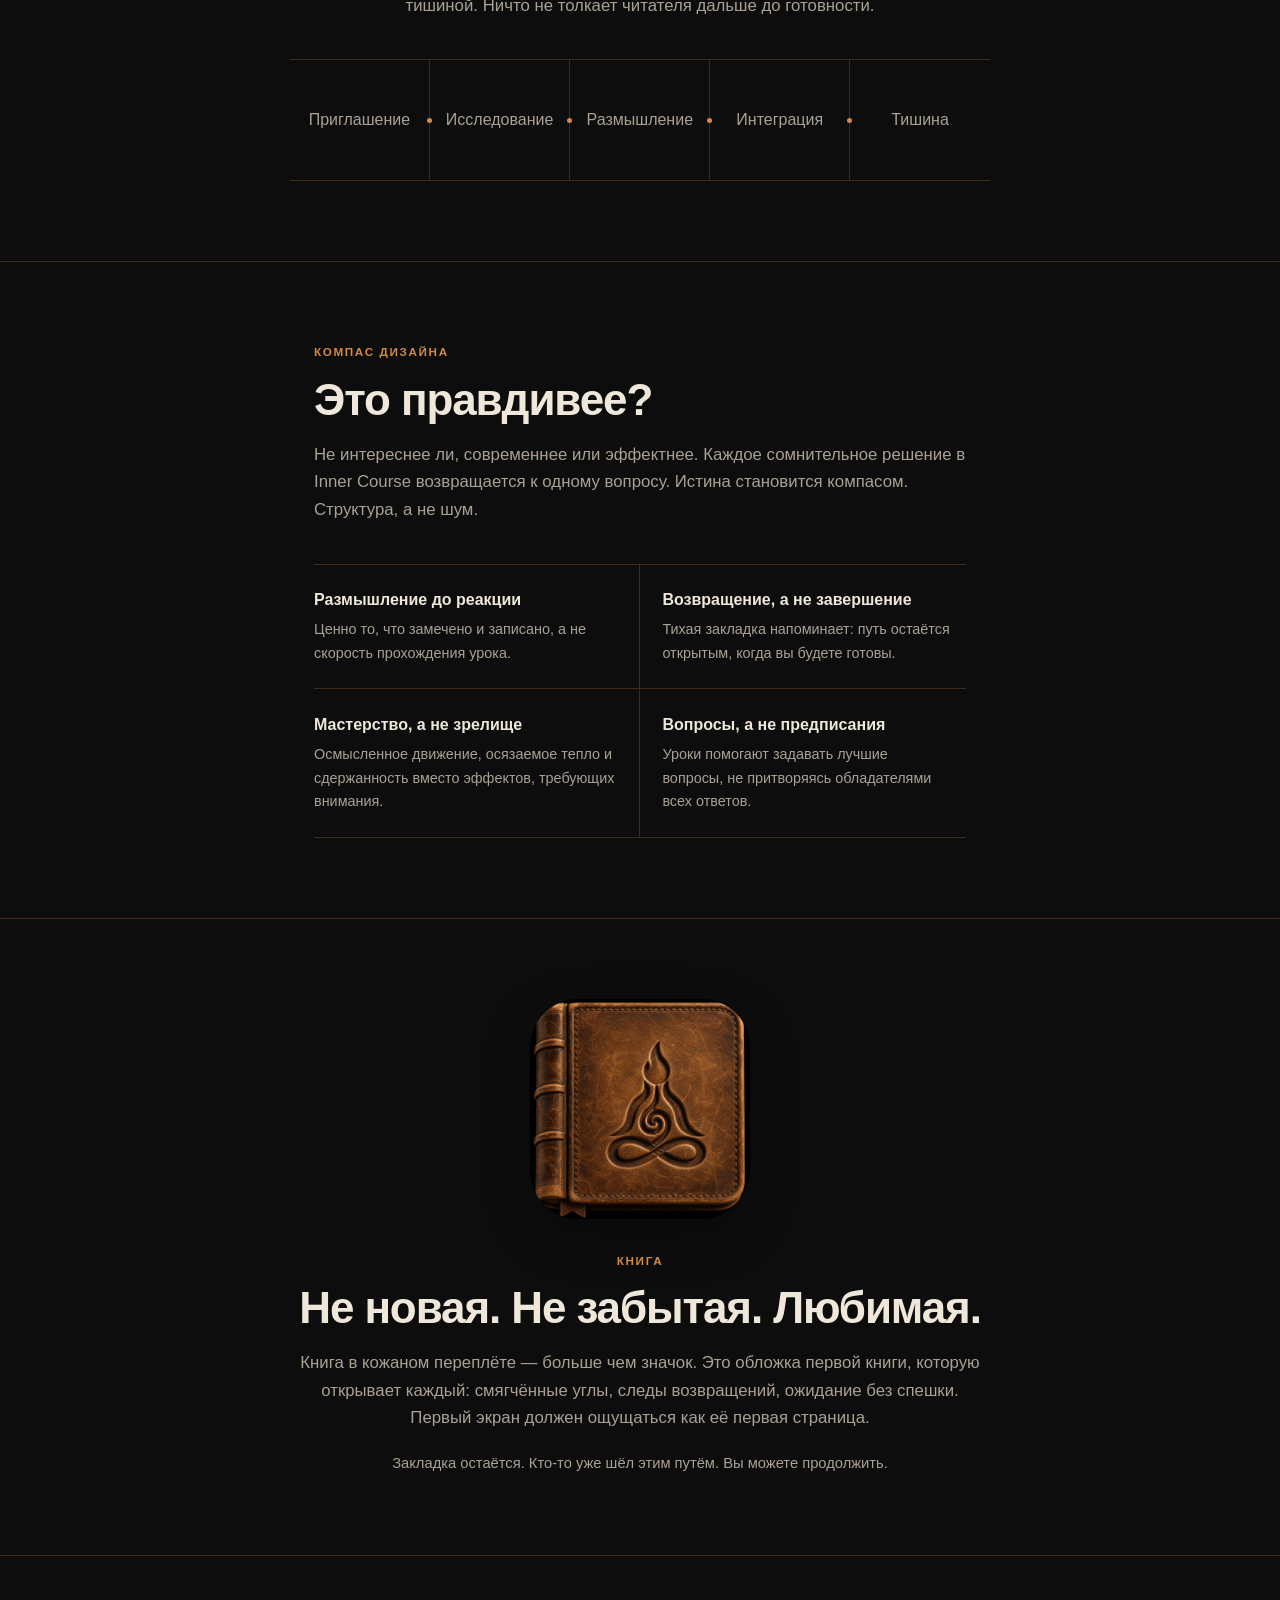
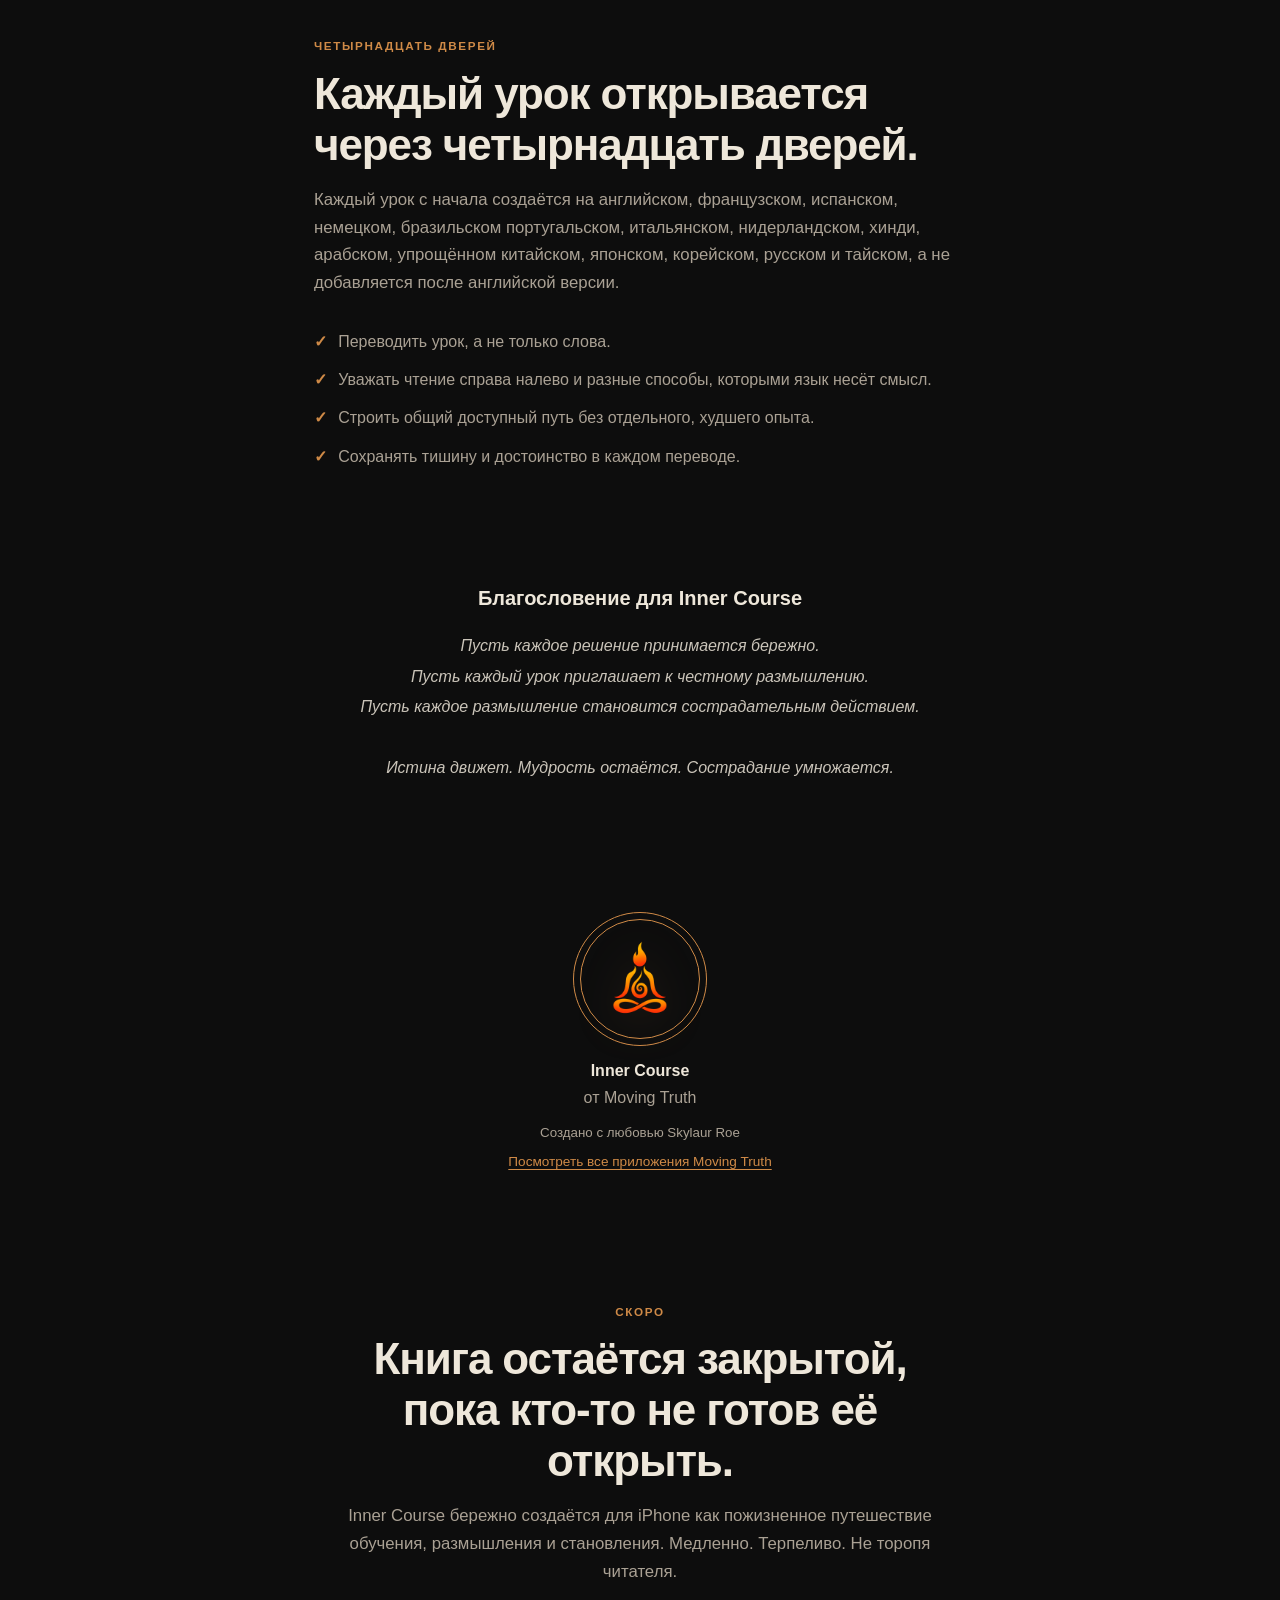
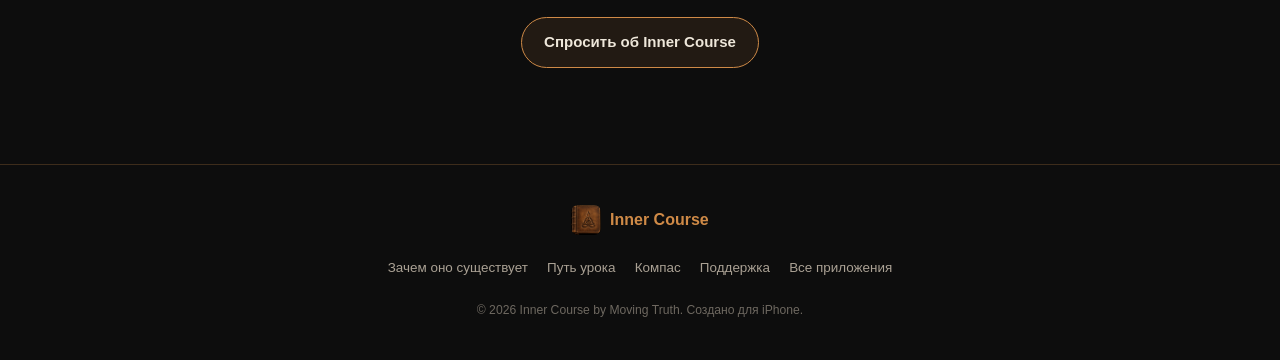
<file: ru/index.html>
<!DOCTYPE html>
<html lang="ru">
<head>
  <meta charset="UTF-8">
  <meta name="viewport" content="width=device-width, initial-scale=1.0">
  <meta name="theme-color" content="#0D0D0D">
  <meta name="description" content="Inner Course — приложение уроков и размышлений, вручную и бережно созданное Moving Truth. Не лента и не игра. Спутник во внутреннем путешествии. Скоро на iPhone.">
  <meta property="og:title" content="Inner Course — от Moving Truth">
  <meta property="og:description" content="Если Moving Truth движется наружу, Inner Course движется внутрь.">
  <meta property="og:type" content="website">
  <meta property="og:url" content="https://inner-course.movingtruth.com/ru/">
  <meta property="og:image" content="https://inner-course.movingtruth.com/assets/icon.png?v=20261030">
  <meta name="twitter:card" content="summary_large_image">
  <title>Inner Course — от Moving Truth</title>
  <link rel="icon" type="image/png" href="../assets/icon.png?v=20261030">
  <link rel="apple-touch-icon" href="../assets/icon.png?v=20261030">
  <link rel="stylesheet" href="../styles.css?v=book-image-1">
  <script src="site.js" defer></script>













































<!-- family-localization-meta:start -->
<link rel="canonical" href="https://inner-course.movingtruth.com/ru/">
<link rel="alternate" hreflang="en" href="https://inner-course.movingtruth.com/">
<link rel="alternate" hreflang="fr" href="https://inner-course.movingtruth.com/fr/">
<link rel="alternate" hreflang="es" href="https://inner-course.movingtruth.com/es/">
<link rel="alternate" hreflang="de" href="https://inner-course.movingtruth.com/de/">
<link rel="alternate" hreflang="pt-BR" href="https://inner-course.movingtruth.com/pt-BR/">
<link rel="alternate" hreflang="it" href="https://inner-course.movingtruth.com/it/">
<link rel="alternate" hreflang="nl" href="https://inner-course.movingtruth.com/nl/">
<link rel="alternate" hreflang="hi" href="https://inner-course.movingtruth.com/hi/">
<link rel="alternate" hreflang="ar" href="https://inner-course.movingtruth.com/ar/">
<link rel="alternate" hreflang="zh-Hans" href="https://inner-course.movingtruth.com/zh-Hans/">
<link rel="alternate" hreflang="ja" href="https://inner-course.movingtruth.com/ja/">
<link rel="alternate" hreflang="ko" href="https://inner-course.movingtruth.com/ko/">
<link rel="alternate" hreflang="ru" href="https://inner-course.movingtruth.com/ru/">
<link rel="alternate" hreflang="th" href="https://inner-course.movingtruth.com/th/">
<link rel="alternate" hreflang="x-default" href="https://inner-course.movingtruth.com/">
<!-- family-localization-meta:end -->

<!-- family-localization-style:start -->
<style>
  .family-language{position:absolute;z-index:900;inset-block-start:4.75rem;inset-inline-end:1rem;color:#e8e0d0;font:600 .75rem/1.2 -apple-system,BlinkMacSystemFont,"Segoe UI",sans-serif}
  .family-language details{position:relative}
  .family-language summary{min-block-size:2.6rem;display:flex;align-items:center;gap:.55rem;padding:.3rem .75rem;list-style:none;border:1px solid rgba(201,168,76,.24);border-radius:999px;background:rgba(13,13,13,.82);cursor:pointer;backdrop-filter:blur(12px)}
  .family-language summary::-webkit-details-marker{display:none}
  .family-language summary::after{content:"⌄";font-size:1rem;color:#c9a84c}
  .family-language details[open] summary::after{transform:rotate(180deg)}
  .family-language__label{position:absolute;inline-size:1px;block-size:1px;padding:0;margin:-1px;overflow:hidden;clip:rect(0,0,0,0);white-space:nowrap;border:0}
  .family-language__menu{position:absolute;inset-block-start:calc(100% + .45rem);inset-inline-end:0;min-inline-size:12rem;max-block-size:min(65vh,28rem);overflow:auto;display:grid;gap:.2rem;padding:.4rem;border:1px solid rgba(201,168,76,.24);border-radius:16px;background:rgba(13,13,13,.97);box-shadow:0 16px 45px rgba(0,0,0,.42);backdrop-filter:blur(16px)}
  .family-language a{min-block-size:2.5rem;display:flex;align-items:center;padding:0 .7rem;border-radius:10px;color:inherit;text-decoration:none;white-space:nowrap}
  .family-language a:hover,.family-language a:focus-visible{background:rgba(201,168,76,.16);outline:2px solid transparent}
  .family-language a[aria-current="page"]{background:#c9a84c;color:#111}
  .language-suggestion{position:fixed;z-index:1100;inset-inline:50%;inset-block-end:1rem;transform:translateX(-50%);inline-size:min(calc(100% - 2rem),42rem);display:flex;align-items:center;justify-content:center;gap:.7rem;flex-wrap:wrap;padding:.8rem 1rem;border:1px solid rgba(201,168,76,.42);border-radius:16px;background:rgba(13,13,13,.96);color:#e8e0d0;font:600 .88rem/1.4 -apple-system,BlinkMacSystemFont,"Segoe UI",sans-serif;box-shadow:0 16px 45px rgba(0,0,0,.42);backdrop-filter:blur(16px)}
  .language-suggestion p{margin:0;color:#e8e0d0}
  .language-suggestion a,.language-suggestion button{min-block-size:2.35rem;display:inline-flex;align-items:center;padding:0 .8rem;border:1px solid rgba(201,168,76,.5);border-radius:999px;background:transparent;color:#e8e0d0;font:inherit;text-decoration:none;cursor:pointer}
  .language-suggestion a{background:#c9a84c;color:#111}
  .language-suggestion a:focus-visible,.language-suggestion button:focus-visible{outline:2px solid #f1d47a;outline-offset:2px}
  @media (max-width:700px){.family-language{inset-block-start:4.8rem;inset-inline-end:.75rem}}
</style>
<!-- family-localization-style:end -->
<!-- family-localization-script:start -->
<script src="../localization/language-preference.js" defer></script>
<!-- family-localization-script:end -->
</head>
<body class="course">
<!-- family-localization:start -->
<div class="family-language">
<details>
<summary><span class="family-language__label">Язык</span><span>Русский</span></summary>
<nav class="family-language__menu" aria-label="Язык">
  <a href="https://inner-course.movingtruth.com/" lang="en" data-language-choice="en">English</a>
  <a href="https://inner-course.movingtruth.com/fr/" lang="fr" data-language-choice="fr">Français</a>
  <a href="https://inner-course.movingtruth.com/es/" lang="es" data-language-choice="es">Español</a>
  <a href="https://inner-course.movingtruth.com/de/" lang="de" data-language-choice="de">Deutsch</a>
  <a href="https://inner-course.movingtruth.com/pt-BR/" lang="pt-BR" data-language-choice="pt-BR">Português (Brasil)</a>
  <a href="https://inner-course.movingtruth.com/it/" lang="it" data-language-choice="it">Italiano</a>
  <a href="https://inner-course.movingtruth.com/nl/" lang="nl" data-language-choice="nl">Nederlands</a>
  <a href="https://inner-course.movingtruth.com/hi/" lang="hi" data-language-choice="hi">हिन्दी</a>
  <a href="https://inner-course.movingtruth.com/ar/" lang="ar" data-language-choice="ar">العربية</a>
  <a href="https://inner-course.movingtruth.com/zh-Hans/" lang="zh-Hans" data-language-choice="zh-Hans">简体中文</a>
  <a href="https://inner-course.movingtruth.com/ja/" lang="ja" data-language-choice="ja">日本語</a>
  <a href="https://inner-course.movingtruth.com/ko/" lang="ko" data-language-choice="ko">한국어</a>
  <a href="https://inner-course.movingtruth.com/ru/" lang="ru" data-language-choice="ru" aria-current="page">Русский</a>
  <a href="https://inner-course.movingtruth.com/th/" lang="th" data-language-choice="th">ไทย</a>
</nav>
</details>
</div>
<!-- family-localization:end -->
  <a class="skip-link" href="#main-content">Перейти к основному содержанию</a>

  <div class="living-canvas" aria-hidden="true">
    <div class="living-canvas__gradient"></div>
    <div class="living-canvas__glow"></div>
    <div class="living-canvas__motes" id="motes"></div>
    <svg class="living-canvas__corners" id="corner-spirals"></svg>
  </div>

  <header class="site-nav" role="banner">
    <a class="site-nav__brand" href="#top" aria-label="Главная Inner Course">
      <img src="../assets/icon.png?v=20261030" alt="">
      <span>Inner Course</span>
    </a>
    <button class="site-nav__toggle" type="button" aria-expanded="false" aria-controls="site-links">
      <span class="sr-only">Открыть навигацию</span>
      <span aria-hidden="true"></span><span aria-hidden="true"></span><span aria-hidden="true"></span>
    </button>
    <nav aria-label="Основная навигация">
      <ul class="site-nav__links" id="site-links">
        <li><a href="#purpose">Зачем оно существует</a></li>
        <li><a href="#lessons">Путь урока</a></li>
        <li><a href="#compass">Компас</a></li>
        <li><a href="#availability">Доступность</a></li>
        <li><a href="https://apps.movingtruth.com/ru/">Все приложения</a></li>
      </ul>
    </nav>
  </header>

  <main id="main-content">
    <section class="hero" id="top" aria-labelledby="hero-title">
      <div class="hero__icon-wrap">
        <div class="hero__icon-glow"></div>
        <img class="hero__icon" src="../assets/icon.png?v=20261030" alt="Inner Course — значок приложения">
      </div>
      <h1 class="hero__name hero__name--product" id="hero-title">Inner Course</h1>
      <p class="hero__promise">Если Moving Truth движется наружу, Inner Course движется внутрь.</p>
      <div class="hero__actions">
        <span class="button button--quiet" aria-label="Скоро на iPhone">Скоро на iPhone</span>
        <a class="button button--outline" href="#purpose">Открыть первую страницу</a>
      </div>
      <p class="hero__scroll" aria-hidden="true">прокрутите, чтобы начать</p>
    </section>

    <div class="dot-row" aria-hidden="true">
      <span></span><span></span><span></span><span></span><span></span><span></span><span></span><span></span><span></span>
    </div>

    <section class="intro" id="purpose" aria-labelledby="purpose-title">
      <h2 id="purpose-title">Не лента. Не сборник цитат. Спутник.</h2>
      <p>Inner Course создаёт моменты, в которых человек останавливается достаточно надолго, чтобы подумать. Уроки не торопят к ответам. Они приглашают размышлять, писать, молчать, возвращаться — и находить понимание, способное стать сострадательным действием.</p>
      <p class="intro__trust">Продвижение измеряется размышлением, а не завершением.</p>
    </section>

    <section class="statement statement--bordered" id="lessons" aria-labelledby="lessons-title">
      <span class="statement__symbol" aria-hidden="true">⌁</span>
      <span class="eyebrow">У каждого урока есть ритм</span>
      <h2 id="lessons-title">Структура, освобождающая место для смысла.</h2>
      <p>Каждый урок следует одному осознанному пути. Он может закончиться вопросом или тишиной. Ничто не толкает читателя дальше до готовности.</p>
      <ol class="step-line" aria-label="Структура урока Inner Course">
        <li>Приглашение</li>
        <li>Исследование</li>
        <li>Размышление</li>
        <li>Интеграция</li>
        <li>Тишина</li>
      </ol>
    </section>

    <section class="statement" id="compass" aria-labelledby="compass-title">
      <span class="eyebrow">Компас дизайна</span>
      <h2 id="compass-title">Это правдивее?</h2>
      <p>Не интереснее ли, современнее или эффектнее. Каждое сомнительное решение в Inner Course возвращается к одному вопросу. Истина становится компасом. Структура, а не шум.</p>
      <div class="capability-lines" role="list">
        <div role="listitem"><strong>Размышление до реакции</strong><span>Ценно то, что замечено и записано, а не скорость прохождения урока.</span></div>
        <div role="listitem"><strong>Возвращение, а не завершение</strong><span>Тихая закладка напоминает: путь остаётся открытым, когда вы будете готовы.</span></div>
        <div role="listitem"><strong>Мастерство, а не зрелище</strong><span>Осмысленное движение, осязаемое тепло и сдержанность вместо эффектов, требующих внимания.</span></div>
        <div role="listitem"><strong>Вопросы, а не предписания</strong><span>Уроки помогают задавать лучшие вопросы, не притворяясь обладателями всех ответов.</span></div>
      </div>
    </section>

    <section class="statement statement--bordered" aria-labelledby="book-title">
      <span class="statement__book-art" aria-hidden="true"><img class="statement__book-icon" src="../assets/icon.png?v=20261030" alt="" width="220" height="220" loading="lazy"></span>
      <span class="eyebrow">Книга</span>
      <h2 id="book-title">Не новая. Не забытая. Любимая.</h2>
      <p>Книга в кожаном переплёте — больше чем значок. Это обложка первой книги, которую открывает каждый: смягчённые углы, следы возвращений, ожидание без спешки. Первый экран должен ощущаться как её первая страница.</p>
      <p class="statement__note">Закладка остаётся. Кто-то уже шёл этим путём. Вы можете продолжить.</p>
    </section>

    <section class="statement" aria-labelledby="language-title">
      <span class="eyebrow">Четырнадцать дверей</span>
      <h2 id="language-title">Каждый урок открывается через четырнадцать дверей.</h2>
      <p>Каждый урок с начала создаётся на английском, французском, испанском, немецком, бразильском португальском, итальянском, нидерландском, хинди, арабском, упрощённом китайском, японском, корейском, русском и тайском, а не добавляется после английской версии.</p>
      <ul class="truth-list">
        <li>Переводить урок, а не только слова.</li>
        <li>Уважать чтение справа налево и разные способы, которыми язык несёт смысл.</li>
        <li>Строить общий доступный путь без отдельного, худшего опыта.</li>
        <li>Сохранять тишину и достоинство в каждом переводе.</li>
      </ul>
    </section>

    <section class="blessing" aria-labelledby="blessing-title">
      <h2 id="blessing-title">Благословение для Inner Course</h2>
      <p>Пусть каждое решение принимается бережно.<br>Пусть каждый урок приглашает к честному размышлению.<br>Пусть каждое размышление становится сострадательным действием.<br><br>Истина движет. Мудрость остаётся. Сострадание умножается.</p>
    </section>

    <section class="moving-truth" aria-label="О Moving Truth">
      <a class="moving-truth__ring" href="https://movingtruth.com" aria-label="Moving Truth. Открывает movingtruth.com">
        <img src="../assets/moving-truth-logo.png" alt="Логотип Moving Truth">
      </a>
      <strong>Inner Course</strong>
      <span>от Moving Truth</span>
      <small>Создано с любовью Skylaur Roe</small>
      <a href="https://apps.movingtruth.com/ru/">Посмотреть все приложения Moving Truth</a>
    </section>

    <section class="closing" id="availability" aria-labelledby="availability-title">
      <span class="eyebrow">Скоро</span>
      <h2 id="availability-title">Книга остаётся закрытой, пока кто-то не готов её открыть.</h2>
      <p>Inner Course бережно создаётся для iPhone как пожизненное путешествие обучения, размышления и становления. Медленно. Терпеливо. Не торопя читателя.</p>
      <a class="button button--outline" href="mailto:support@movingtruth.com?subject=Inner%20Course">Спросить об Inner Course</a>
    </section>
  </main>

  <footer>
    <div class="footer__brand"><img src="../assets/icon.png?v=20261030" alt=""><strong>Inner Course</strong></div>
    <nav aria-label="Навигация в подвале">
      <ul>
        <li><a href="#purpose">Зачем оно существует</a></li>
        <li><a href="#lessons">Путь урока</a></li>
        <li><a href="#compass">Компас</a></li>
        <li><a href="mailto:support@movingtruth.com">Поддержка</a></li>
        <li><a href="https://apps.movingtruth.com/ru/">Все приложения</a></li>
      </ul>
    </nav>
    <p>© 2026 Inner Course by Moving Truth. Создано для iPhone.</p>
  </footer>
</body>
</html>
</file>
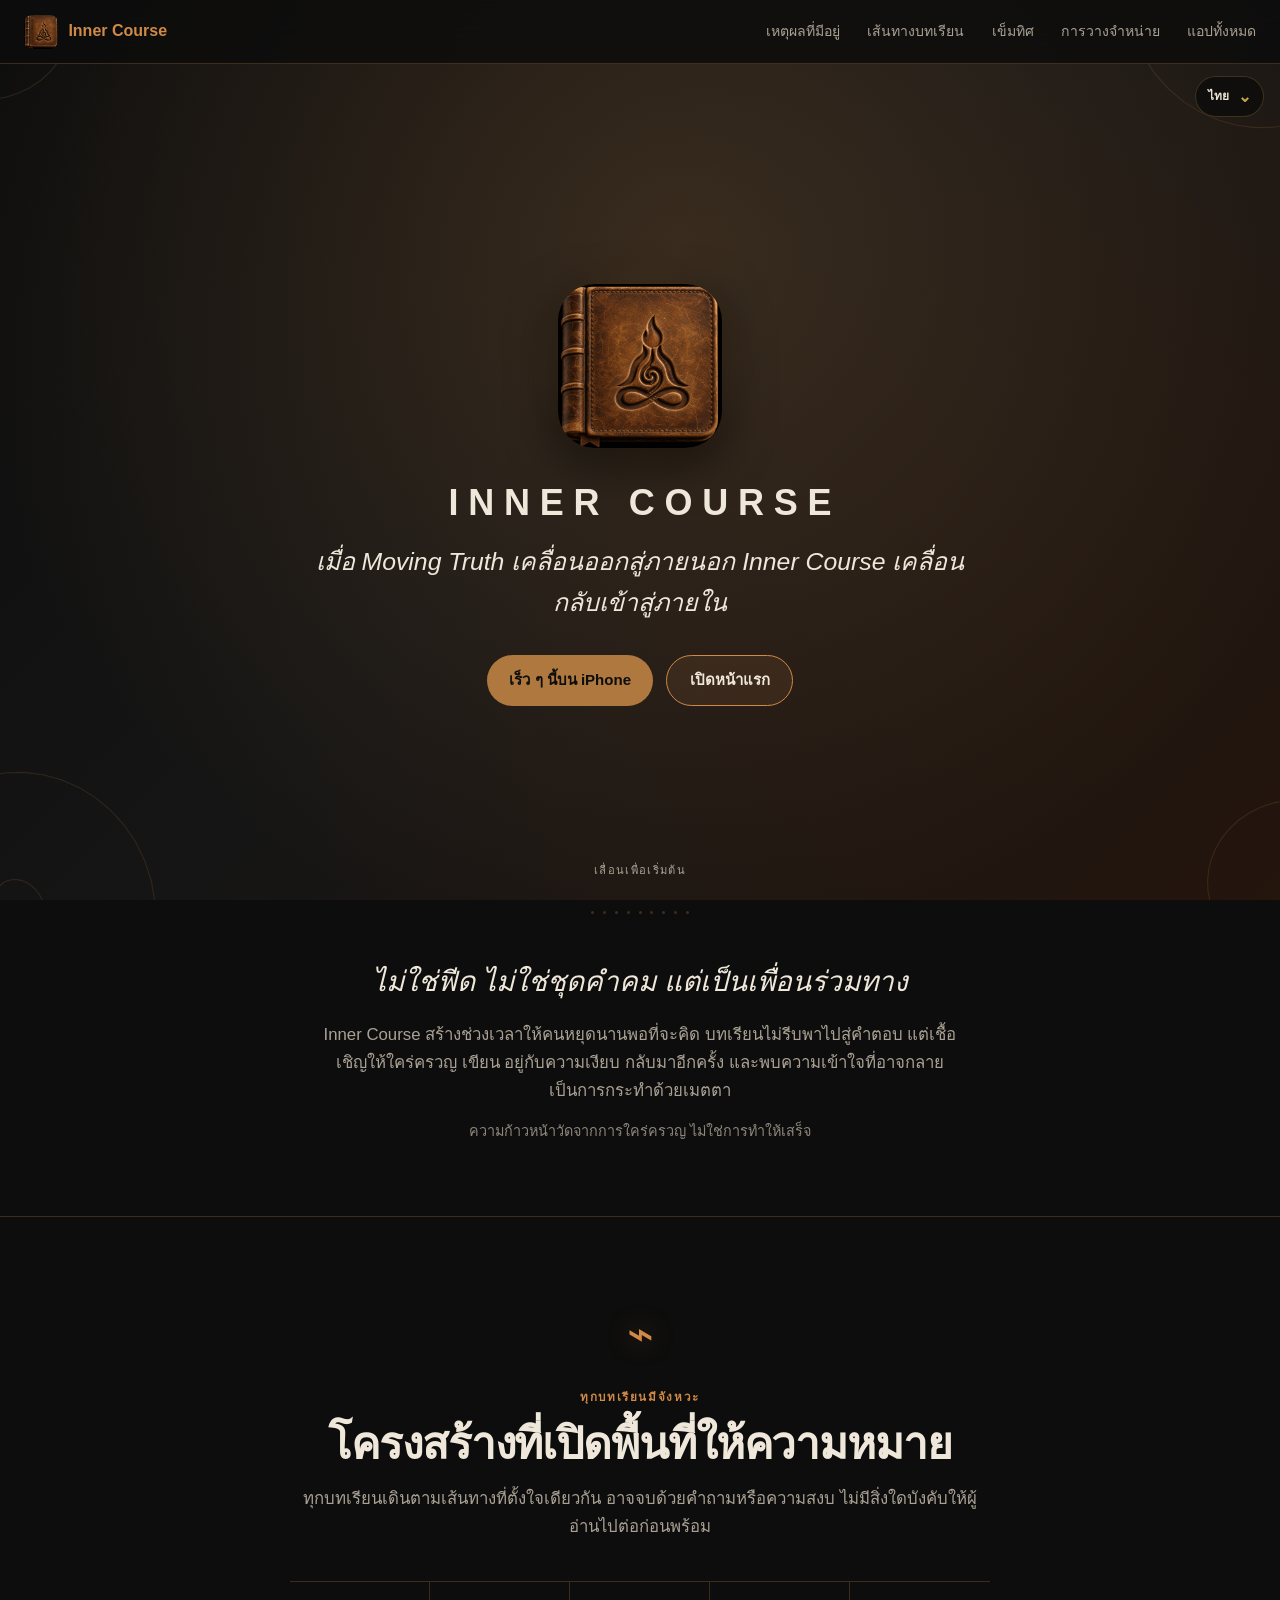
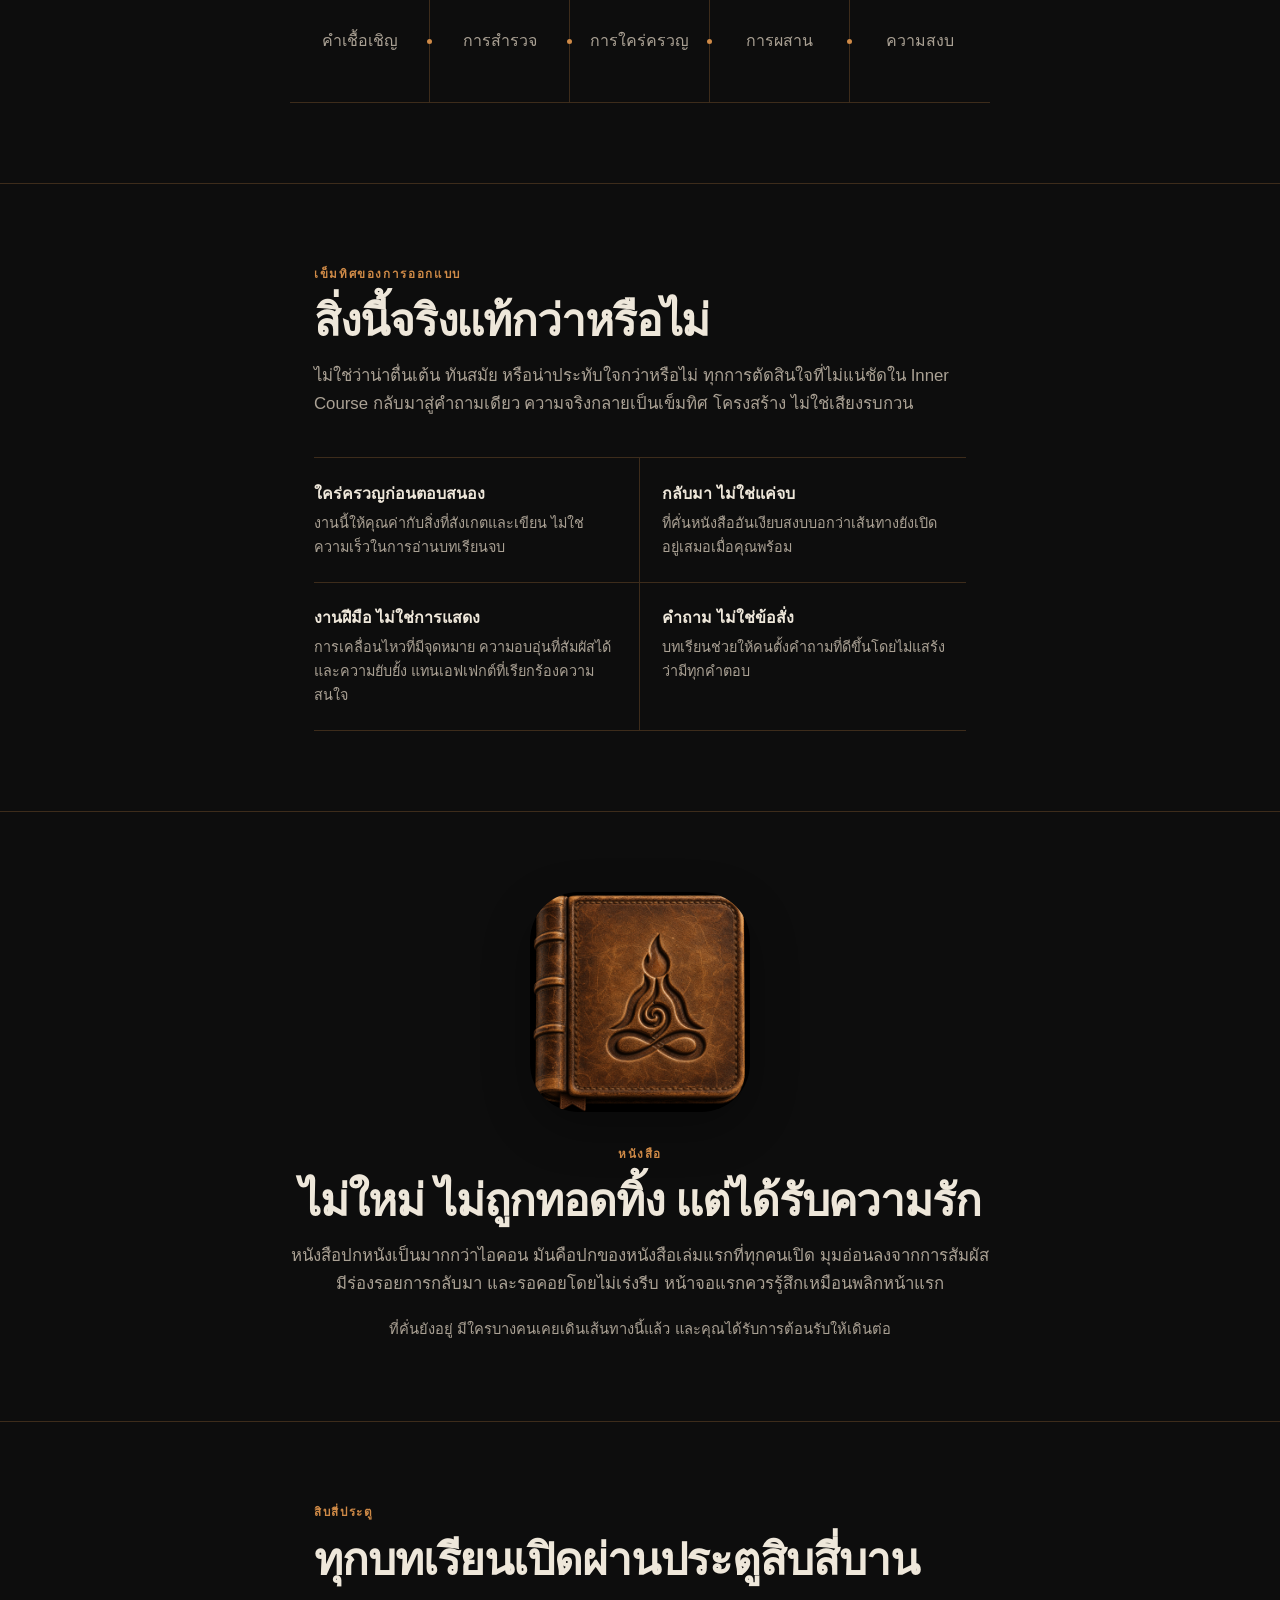
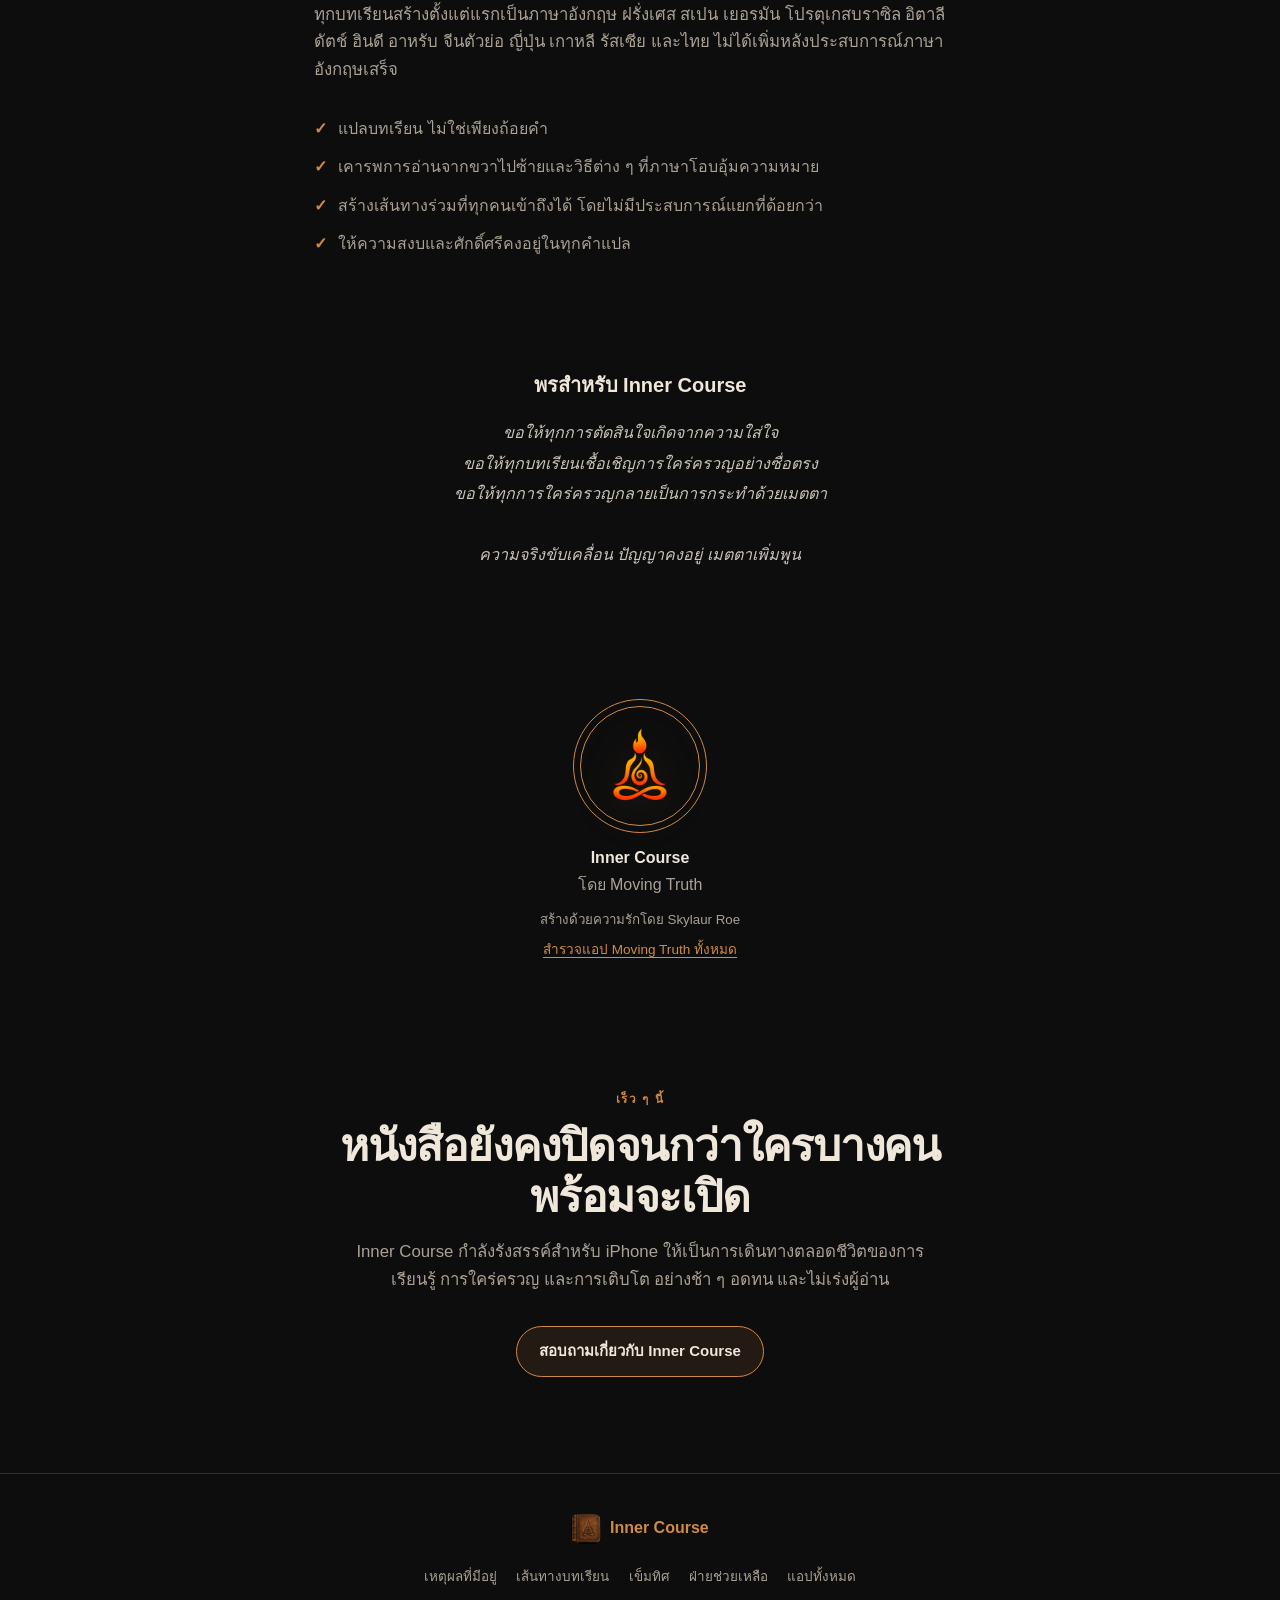
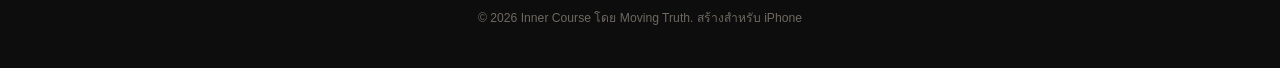
<file: th/index.html>
<!DOCTYPE html>
<html lang="th">
<head>
  <meta charset="UTF-8">
  <meta name="viewport" content="width=device-width, initial-scale=1.0">
  <meta name="theme-color" content="#0D0D0D">
  <meta name="description" content="Inner Course คือแอปบทเรียนและการใคร่ครวญที่ Moving Truth รังสรรค์อย่างประณีต ไม่ใช่ฟีดหรือเกม แต่เป็นเพื่อนร่วมทางสู่ภายใน เร็ว ๆ นี้บน iPhone">
  <meta property="og:title" content="Inner Course — โดย Moving Truth">
  <meta property="og:description" content="เมื่อ Moving Truth เคลื่อนออกสู่ภายนอก Inner Course เคลื่อนกลับเข้าสู่ภายใน">
  <meta property="og:type" content="website">
  <meta property="og:url" content="https://inner-course.movingtruth.com/th/">
  <meta property="og:image" content="https://inner-course.movingtruth.com/assets/icon.png?v=20261030">
  <meta name="twitter:card" content="summary_large_image">
  <title>Inner Course — โดย Moving Truth</title>
  <link rel="icon" type="image/png" href="../assets/icon.png?v=20261030">
  <link rel="apple-touch-icon" href="../assets/icon.png?v=20261030">
  <link rel="stylesheet" href="../styles.css?v=book-image-1">
  <script src="site.js" defer></script>













































<!-- family-localization-meta:start -->
<link rel="canonical" href="https://inner-course.movingtruth.com/th/">
<link rel="alternate" hreflang="en" href="https://inner-course.movingtruth.com/">
<link rel="alternate" hreflang="fr" href="https://inner-course.movingtruth.com/fr/">
<link rel="alternate" hreflang="es" href="https://inner-course.movingtruth.com/es/">
<link rel="alternate" hreflang="de" href="https://inner-course.movingtruth.com/de/">
<link rel="alternate" hreflang="pt-BR" href="https://inner-course.movingtruth.com/pt-BR/">
<link rel="alternate" hreflang="it" href="https://inner-course.movingtruth.com/it/">
<link rel="alternate" hreflang="nl" href="https://inner-course.movingtruth.com/nl/">
<link rel="alternate" hreflang="hi" href="https://inner-course.movingtruth.com/hi/">
<link rel="alternate" hreflang="ar" href="https://inner-course.movingtruth.com/ar/">
<link rel="alternate" hreflang="zh-Hans" href="https://inner-course.movingtruth.com/zh-Hans/">
<link rel="alternate" hreflang="ja" href="https://inner-course.movingtruth.com/ja/">
<link rel="alternate" hreflang="ko" href="https://inner-course.movingtruth.com/ko/">
<link rel="alternate" hreflang="ru" href="https://inner-course.movingtruth.com/ru/">
<link rel="alternate" hreflang="th" href="https://inner-course.movingtruth.com/th/">
<link rel="alternate" hreflang="x-default" href="https://inner-course.movingtruth.com/">
<!-- family-localization-meta:end -->

<!-- family-localization-style:start -->
<style>
  .family-language{position:absolute;z-index:900;inset-block-start:4.75rem;inset-inline-end:1rem;color:#e8e0d0;font:600 .75rem/1.2 -apple-system,BlinkMacSystemFont,"Segoe UI",sans-serif}
  .family-language details{position:relative}
  .family-language summary{min-block-size:2.6rem;display:flex;align-items:center;gap:.55rem;padding:.3rem .75rem;list-style:none;border:1px solid rgba(201,168,76,.24);border-radius:999px;background:rgba(13,13,13,.82);cursor:pointer;backdrop-filter:blur(12px)}
  .family-language summary::-webkit-details-marker{display:none}
  .family-language summary::after{content:"⌄";font-size:1rem;color:#c9a84c}
  .family-language details[open] summary::after{transform:rotate(180deg)}
  .family-language__label{position:absolute;inline-size:1px;block-size:1px;padding:0;margin:-1px;overflow:hidden;clip:rect(0,0,0,0);white-space:nowrap;border:0}
  .family-language__menu{position:absolute;inset-block-start:calc(100% + .45rem);inset-inline-end:0;min-inline-size:12rem;max-block-size:min(65vh,28rem);overflow:auto;display:grid;gap:.2rem;padding:.4rem;border:1px solid rgba(201,168,76,.24);border-radius:16px;background:rgba(13,13,13,.97);box-shadow:0 16px 45px rgba(0,0,0,.42);backdrop-filter:blur(16px)}
  .family-language a{min-block-size:2.5rem;display:flex;align-items:center;padding:0 .7rem;border-radius:10px;color:inherit;text-decoration:none;white-space:nowrap}
  .family-language a:hover,.family-language a:focus-visible{background:rgba(201,168,76,.16);outline:2px solid transparent}
  .family-language a[aria-current="page"]{background:#c9a84c;color:#111}
  .language-suggestion{position:fixed;z-index:1100;inset-inline:50%;inset-block-end:1rem;transform:translateX(-50%);inline-size:min(calc(100% - 2rem),42rem);display:flex;align-items:center;justify-content:center;gap:.7rem;flex-wrap:wrap;padding:.8rem 1rem;border:1px solid rgba(201,168,76,.42);border-radius:16px;background:rgba(13,13,13,.96);color:#e8e0d0;font:600 .88rem/1.4 -apple-system,BlinkMacSystemFont,"Segoe UI",sans-serif;box-shadow:0 16px 45px rgba(0,0,0,.42);backdrop-filter:blur(16px)}
  .language-suggestion p{margin:0;color:#e8e0d0}
  .language-suggestion a,.language-suggestion button{min-block-size:2.35rem;display:inline-flex;align-items:center;padding:0 .8rem;border:1px solid rgba(201,168,76,.5);border-radius:999px;background:transparent;color:#e8e0d0;font:inherit;text-decoration:none;cursor:pointer}
  .language-suggestion a{background:#c9a84c;color:#111}
  .language-suggestion a:focus-visible,.language-suggestion button:focus-visible{outline:2px solid #f1d47a;outline-offset:2px}
  @media (max-width:700px){.family-language{inset-block-start:4.8rem;inset-inline-end:.75rem}}
</style>
<!-- family-localization-style:end -->
<!-- family-localization-script:start -->
<script src="../localization/language-preference.js" defer></script>
<!-- family-localization-script:end -->
</head>
<body class="course">
<!-- family-localization:start -->
<div class="family-language">
<details>
<summary><span class="family-language__label">ภาษา</span><span>ไทย</span></summary>
<nav class="family-language__menu" aria-label="ภาษา">
  <a href="https://inner-course.movingtruth.com/" lang="en" data-language-choice="en">English</a>
  <a href="https://inner-course.movingtruth.com/fr/" lang="fr" data-language-choice="fr">Français</a>
  <a href="https://inner-course.movingtruth.com/es/" lang="es" data-language-choice="es">Español</a>
  <a href="https://inner-course.movingtruth.com/de/" lang="de" data-language-choice="de">Deutsch</a>
  <a href="https://inner-course.movingtruth.com/pt-BR/" lang="pt-BR" data-language-choice="pt-BR">Português (Brasil)</a>
  <a href="https://inner-course.movingtruth.com/it/" lang="it" data-language-choice="it">Italiano</a>
  <a href="https://inner-course.movingtruth.com/nl/" lang="nl" data-language-choice="nl">Nederlands</a>
  <a href="https://inner-course.movingtruth.com/hi/" lang="hi" data-language-choice="hi">हिन्दी</a>
  <a href="https://inner-course.movingtruth.com/ar/" lang="ar" data-language-choice="ar">العربية</a>
  <a href="https://inner-course.movingtruth.com/zh-Hans/" lang="zh-Hans" data-language-choice="zh-Hans">简体中文</a>
  <a href="https://inner-course.movingtruth.com/ja/" lang="ja" data-language-choice="ja">日本語</a>
  <a href="https://inner-course.movingtruth.com/ko/" lang="ko" data-language-choice="ko">한국어</a>
  <a href="https://inner-course.movingtruth.com/ru/" lang="ru" data-language-choice="ru">Русский</a>
  <a href="https://inner-course.movingtruth.com/th/" lang="th" data-language-choice="th" aria-current="page">ไทย</a>
</nav>
</details>
</div>
<!-- family-localization:end -->
  <a class="skip-link" href="#main-content">ข้ามไปยังเนื้อหาหลัก</a>

  <div class="living-canvas" aria-hidden="true">
    <div class="living-canvas__gradient"></div>
    <div class="living-canvas__glow"></div>
    <div class="living-canvas__motes" id="motes"></div>
    <svg class="living-canvas__corners" id="corner-spirals"></svg>
  </div>

  <header class="site-nav" role="banner">
    <a class="site-nav__brand" href="#top" aria-label="หน้าหลัก Inner Course">
      <img src="../assets/icon.png?v=20261030" alt="">
      <span>Inner Course</span>
    </a>
    <button class="site-nav__toggle" type="button" aria-expanded="false" aria-controls="site-links">
      <span class="sr-only">เปิดเมนูนำทาง</span>
      <span aria-hidden="true"></span><span aria-hidden="true"></span><span aria-hidden="true"></span>
    </button>
    <nav aria-label="เมนูนำทางหลัก">
      <ul class="site-nav__links" id="site-links">
        <li><a href="#purpose">เหตุผลที่มีอยู่</a></li>
        <li><a href="#lessons">เส้นทางบทเรียน</a></li>
        <li><a href="#compass">เข็มทิศ</a></li>
        <li><a href="#availability">การวางจำหน่าย</a></li>
        <li><a href="https://apps.movingtruth.com/th/">แอปทั้งหมด</a></li>
      </ul>
    </nav>
  </header>

  <main id="main-content">
    <section class="hero" id="top" aria-labelledby="hero-title">
      <div class="hero__icon-wrap">
        <div class="hero__icon-glow"></div>
        <img class="hero__icon" src="../assets/icon.png?v=20261030" alt="Inner Course — ไอคอนแอป">
      </div>
      <h1 class="hero__name hero__name--product" id="hero-title">Inner Course</h1>
      <p class="hero__promise">เมื่อ Moving Truth เคลื่อนออกสู่ภายนอก Inner Course เคลื่อนกลับเข้าสู่ภายใน</p>
      <div class="hero__actions">
        <span class="button button--quiet" aria-label="เร็ว ๆ นี้บน iPhone">เร็ว ๆ นี้บน iPhone</span>
        <a class="button button--outline" href="#purpose">เปิดหน้าแรก</a>
      </div>
      <p class="hero__scroll" aria-hidden="true">เลื่อนเพื่อเริ่มต้น</p>
    </section>

    <div class="dot-row" aria-hidden="true">
      <span></span><span></span><span></span><span></span><span></span><span></span><span></span><span></span><span></span>
    </div>

    <section class="intro" id="purpose" aria-labelledby="purpose-title">
      <h2 id="purpose-title">ไม่ใช่ฟีด ไม่ใช่ชุดคำคม แต่เป็นเพื่อนร่วมทาง</h2>
      <p>Inner Course สร้างช่วงเวลาให้คนหยุดนานพอที่จะคิด บทเรียนไม่รีบพาไปสู่คำตอบ แต่เชื้อเชิญให้ใคร่ครวญ เขียน อยู่กับความเงียบ กลับมาอีกครั้ง และพบความเข้าใจที่อาจกลายเป็นการกระทำด้วยเมตตา</p>
      <p class="intro__trust">ความก้าวหน้าวัดจากการใคร่ครวญ ไม่ใช่การทำให้เสร็จ</p>
    </section>

    <section class="statement statement--bordered" id="lessons" aria-labelledby="lessons-title">
      <span class="statement__symbol" aria-hidden="true">⌁</span>
      <span class="eyebrow">ทุกบทเรียนมีจังหวะ</span>
      <h2 id="lessons-title">โครงสร้างที่เปิดพื้นที่ให้ความหมาย</h2>
      <p>ทุกบทเรียนเดินตามเส้นทางที่ตั้งใจเดียวกัน อาจจบด้วยคำถามหรือความสงบ ไม่มีสิ่งใดบังคับให้ผู้อ่านไปต่อก่อนพร้อม</p>
      <ol class="step-line" aria-label="โครงสร้างบทเรียน Inner Course">
        <li>คำเชื้อเชิญ</li>
        <li>การสำรวจ</li>
        <li>การใคร่ครวญ</li>
        <li>การผสาน</li>
        <li>ความสงบ</li>
      </ol>
    </section>

    <section class="statement" id="compass" aria-labelledby="compass-title">
      <span class="eyebrow">เข็มทิศของการออกแบบ</span>
      <h2 id="compass-title">สิ่งนี้จริงแท้กว่าหรือไม่</h2>
      <p>ไม่ใช่ว่าน่าตื่นเต้น ทันสมัย หรือน่าประทับใจกว่าหรือไม่ ทุกการตัดสินใจที่ไม่แน่ชัดใน Inner Course กลับมาสู่คำถามเดียว ความจริงกลายเป็นเข็มทิศ โครงสร้าง ไม่ใช่เสียงรบกวน</p>
      <div class="capability-lines" role="list">
        <div role="listitem"><strong>ใคร่ครวญก่อนตอบสนอง</strong><span>งานนี้ให้คุณค่ากับสิ่งที่สังเกตและเขียน ไม่ใช่ความเร็วในการอ่านบทเรียนจบ</span></div>
        <div role="listitem"><strong>กลับมา ไม่ใช่แค่จบ</strong><span>ที่คั่นหนังสืออันเงียบสงบบอกว่าเส้นทางยังเปิดอยู่เสมอเมื่อคุณพร้อม</span></div>
        <div role="listitem"><strong>งานฝีมือ ไม่ใช่การแสดง</strong><span>การเคลื่อนไหวที่มีจุดหมาย ความอบอุ่นที่สัมผัสได้ และความยับยั้ง แทนเอฟเฟกต์ที่เรียกร้องความสนใจ</span></div>
        <div role="listitem"><strong>คำถาม ไม่ใช่ข้อสั่ง</strong><span>บทเรียนช่วยให้คนตั้งคำถามที่ดีขึ้นโดยไม่แสร้งว่ามีทุกคำตอบ</span></div>
      </div>
    </section>

    <section class="statement statement--bordered" aria-labelledby="book-title">
      <span class="statement__book-art" aria-hidden="true"><img class="statement__book-icon" src="../assets/icon.png?v=20261030" alt="" width="220" height="220" loading="lazy"></span>
      <span class="eyebrow">หนังสือ</span>
      <h2 id="book-title">ไม่ใหม่ ไม่ถูกทอดทิ้ง แต่ได้รับความรัก</h2>
      <p>หนังสือปกหนังเป็นมากกว่าไอคอน มันคือปกของหนังสือเล่มแรกที่ทุกคนเปิด มุมอ่อนลงจากการสัมผัส มีร่องรอยการกลับมา และรอคอยโดยไม่เร่งรีบ หน้าจอแรกควรรู้สึกเหมือนพลิกหน้าแรก</p>
      <p class="statement__note">ที่คั่นยังอยู่ มีใครบางคนเคยเดินเส้นทางนี้แล้ว และคุณได้รับการต้อนรับให้เดินต่อ</p>
    </section>

    <section class="statement" aria-labelledby="language-title">
      <span class="eyebrow">สิบสี่ประตู</span>
      <h2 id="language-title">ทุกบทเรียนเปิดผ่านประตูสิบสี่บาน</h2>
      <p>ทุกบทเรียนสร้างตั้งแต่แรกเป็นภาษาอังกฤษ ฝรั่งเศส สเปน เยอรมัน โปรตุเกสบราซิล อิตาลี ดัตช์ ฮินดี อาหรับ จีนตัวย่อ ญี่ปุ่น เกาหลี รัสเซีย และไทย ไม่ได้เพิ่มหลังประสบการณ์ภาษาอังกฤษเสร็จ</p>
      <ul class="truth-list">
        <li>แปลบทเรียน ไม่ใช่เพียงถ้อยคำ</li>
        <li>เคารพการอ่านจากขวาไปซ้ายและวิธีต่าง ๆ ที่ภาษาโอบอุ้มความหมาย</li>
        <li>สร้างเส้นทางร่วมที่ทุกคนเข้าถึงได้ โดยไม่มีประสบการณ์แยกที่ด้อยกว่า</li>
        <li>ให้ความสงบและศักดิ์ศรีคงอยู่ในทุกคำแปล</li>
      </ul>
    </section>

    <section class="blessing" aria-labelledby="blessing-title">
      <h2 id="blessing-title">พรสำหรับ Inner Course</h2>
      <p>ขอให้ทุกการตัดสินใจเกิดจากความใส่ใจ<br>ขอให้ทุกบทเรียนเชื้อเชิญการใคร่ครวญอย่างซื่อตรง<br>ขอให้ทุกการใคร่ครวญกลายเป็นการกระทำด้วยเมตตา<br><br>ความจริงขับเคลื่อน ปัญญาคงอยู่ เมตตาเพิ่มพูน</p>
    </section>

    <section class="moving-truth" aria-label="เกี่ยวกับ Moving Truth">
      <a class="moving-truth__ring" href="https://movingtruth.com" aria-label="Moving Truth เปิด movingtruth.com">
        <img src="../assets/moving-truth-logo.png" alt="โลโก้ Moving Truth">
      </a>
      <strong>Inner Course</strong>
      <span>โดย Moving Truth</span>
      <small>สร้างด้วยความรักโดย Skylaur Roe</small>
      <a href="https://apps.movingtruth.com/th/">สำรวจแอป Moving Truth ทั้งหมด</a>
    </section>

    <section class="closing" id="availability" aria-labelledby="availability-title">
      <span class="eyebrow">เร็ว ๆ นี้</span>
      <h2 id="availability-title">หนังสือยังคงปิดจนกว่าใครบางคนพร้อมจะเปิด</h2>
      <p>Inner Course กำลังรังสรรค์สำหรับ iPhone ให้เป็นการเดินทางตลอดชีวิตของการเรียนรู้ การใคร่ครวญ และการเติบโต อย่างช้า ๆ อดทน และไม่เร่งผู้อ่าน</p>
      <a class="button button--outline" href="mailto:support@movingtruth.com?subject=Inner%20Course">สอบถามเกี่ยวกับ Inner Course</a>
    </section>
  </main>

  <footer>
    <div class="footer__brand"><img src="../assets/icon.png?v=20261030" alt=""><strong>Inner Course</strong></div>
    <nav aria-label="เมนูนำทางส่วนท้าย">
      <ul>
        <li><a href="#purpose">เหตุผลที่มีอยู่</a></li>
        <li><a href="#lessons">เส้นทางบทเรียน</a></li>
        <li><a href="#compass">เข็มทิศ</a></li>
        <li><a href="mailto:support@movingtruth.com">ฝ่ายช่วยเหลือ</a></li>
        <li><a href="https://apps.movingtruth.com/th/">แอปทั้งหมด</a></li>
      </ul>
    </nav>
    <p>© 2026 Inner Course โดย Moving Truth. สร้างสำหรับ iPhone</p>
  </footer>
</body>
</html>
</file>
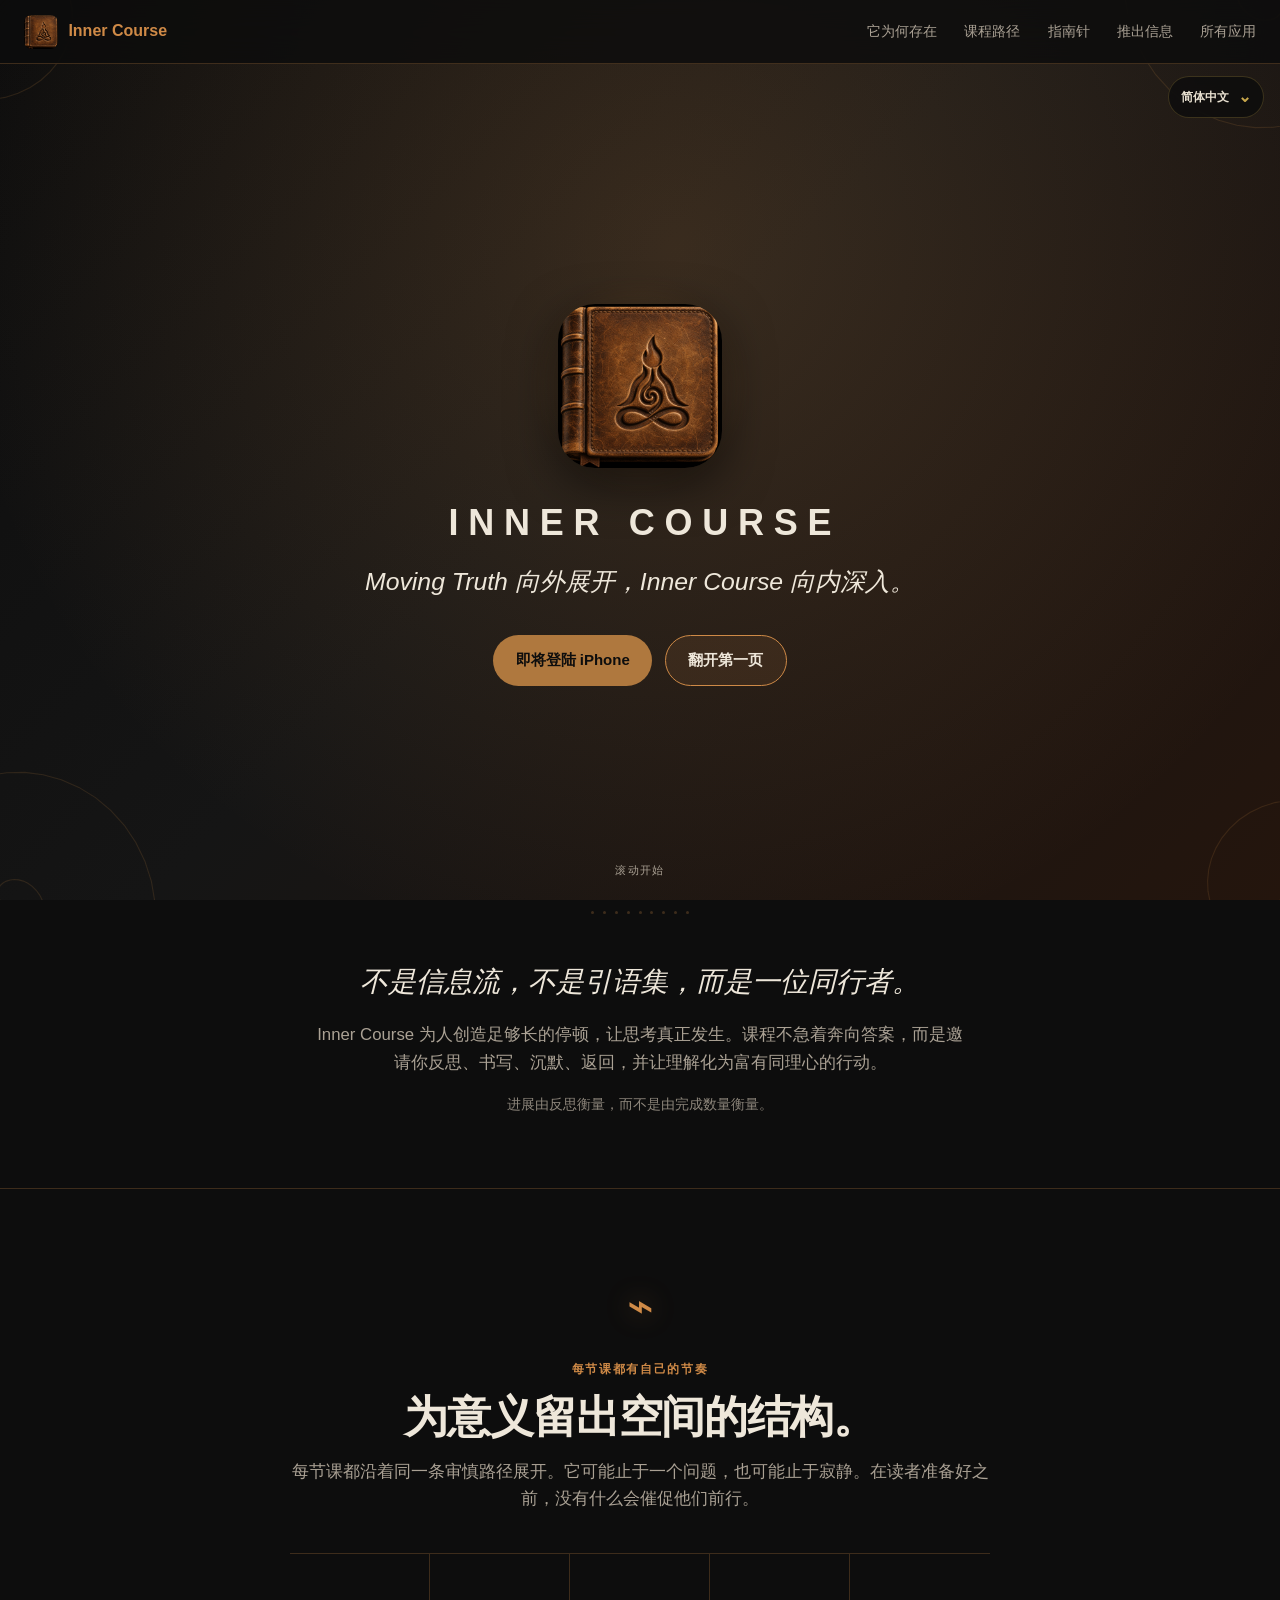
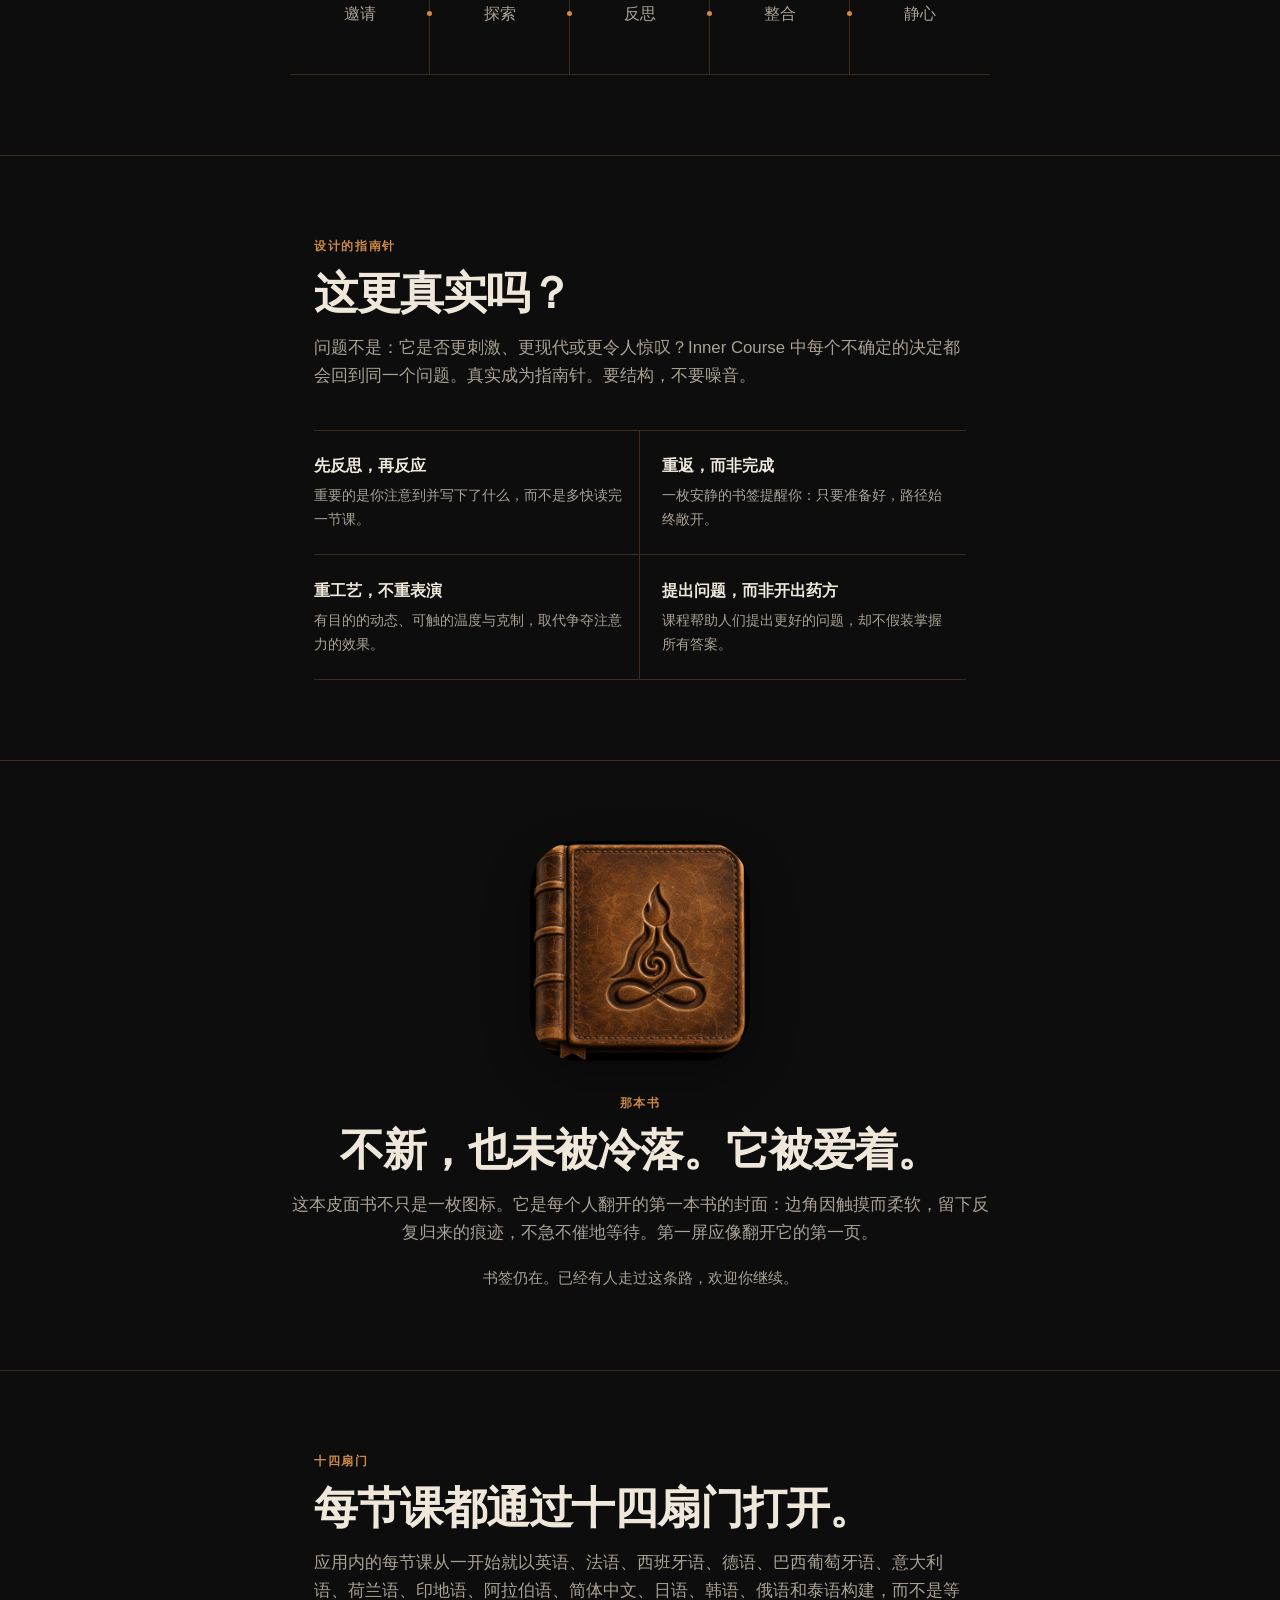
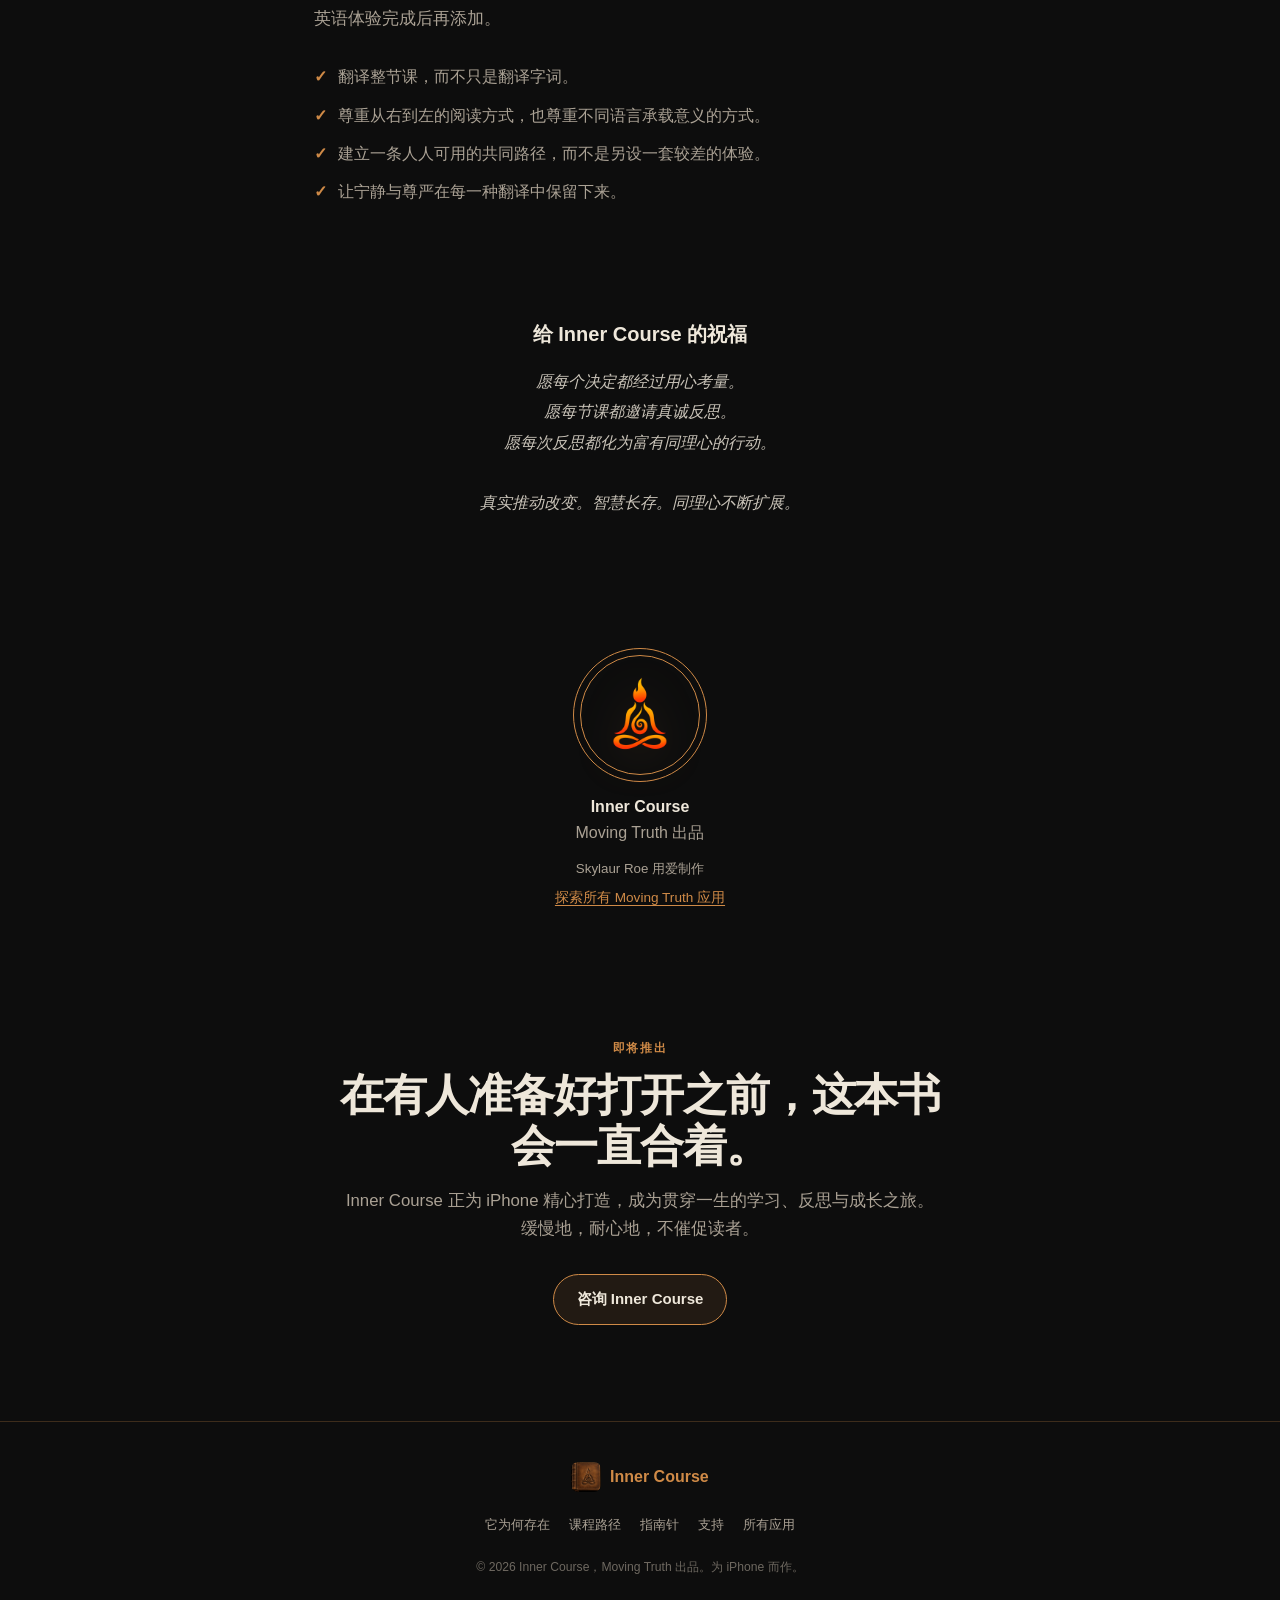
<file: zh-Hans/index.html>
<!DOCTYPE html>
<html lang="zh-Hans">
<head>
  <meta charset="UTF-8">
  <meta name="viewport" content="width=device-width, initial-scale=1.0">
  <meta name="theme-color" content="#0D0D0D">
  <meta name="description" content="Inner Course 是 Moving Truth 用心打造的课程与反思应用。不是信息流，也没有游戏化。它是向内旅程的同行者。即将登陆 iPhone。">
  <meta property="og:title" content="Inner Course — Moving Truth 出品">
  <meta property="og:description" content="Moving Truth 向外展开，Inner Course 向内深入。">
  <meta property="og:type" content="website">
  <meta property="og:url" content="https://inner-course.movingtruth.com/zh-Hans/">
  <meta property="og:image" content="https://inner-course.movingtruth.com/assets/icon.png?v=20261030">
  <meta name="twitter:card" content="summary_large_image">
  <title>Inner Course — Moving Truth 出品</title>
  <link rel="icon" type="image/png" href="../assets/icon.png?v=20261030">
  <link rel="apple-touch-icon" href="../assets/icon.png?v=20261030">
  <link rel="stylesheet" href="../styles.css?v=book-image-1">
  <script src="site.js" defer></script>













































<!-- family-localization-meta:start -->
<link rel="canonical" href="https://inner-course.movingtruth.com/zh-Hans/">
<link rel="alternate" hreflang="en" href="https://inner-course.movingtruth.com/">
<link rel="alternate" hreflang="fr" href="https://inner-course.movingtruth.com/fr/">
<link rel="alternate" hreflang="es" href="https://inner-course.movingtruth.com/es/">
<link rel="alternate" hreflang="de" href="https://inner-course.movingtruth.com/de/">
<link rel="alternate" hreflang="pt-BR" href="https://inner-course.movingtruth.com/pt-BR/">
<link rel="alternate" hreflang="it" href="https://inner-course.movingtruth.com/it/">
<link rel="alternate" hreflang="nl" href="https://inner-course.movingtruth.com/nl/">
<link rel="alternate" hreflang="hi" href="https://inner-course.movingtruth.com/hi/">
<link rel="alternate" hreflang="ar" href="https://inner-course.movingtruth.com/ar/">
<link rel="alternate" hreflang="zh-Hans" href="https://inner-course.movingtruth.com/zh-Hans/">
<link rel="alternate" hreflang="ja" href="https://inner-course.movingtruth.com/ja/">
<link rel="alternate" hreflang="ko" href="https://inner-course.movingtruth.com/ko/">
<link rel="alternate" hreflang="ru" href="https://inner-course.movingtruth.com/ru/">
<link rel="alternate" hreflang="th" href="https://inner-course.movingtruth.com/th/">
<link rel="alternate" hreflang="x-default" href="https://inner-course.movingtruth.com/">
<!-- family-localization-meta:end -->

<!-- family-localization-style:start -->
<style>
  .family-language{position:absolute;z-index:900;inset-block-start:4.75rem;inset-inline-end:1rem;color:#e8e0d0;font:600 .75rem/1.2 -apple-system,BlinkMacSystemFont,"Segoe UI",sans-serif}
  .family-language details{position:relative}
  .family-language summary{min-block-size:2.6rem;display:flex;align-items:center;gap:.55rem;padding:.3rem .75rem;list-style:none;border:1px solid rgba(201,168,76,.24);border-radius:999px;background:rgba(13,13,13,.82);cursor:pointer;backdrop-filter:blur(12px)}
  .family-language summary::-webkit-details-marker{display:none}
  .family-language summary::after{content:"⌄";font-size:1rem;color:#c9a84c}
  .family-language details[open] summary::after{transform:rotate(180deg)}
  .family-language__label{position:absolute;inline-size:1px;block-size:1px;padding:0;margin:-1px;overflow:hidden;clip:rect(0,0,0,0);white-space:nowrap;border:0}
  .family-language__menu{position:absolute;inset-block-start:calc(100% + .45rem);inset-inline-end:0;min-inline-size:12rem;max-block-size:min(65vh,28rem);overflow:auto;display:grid;gap:.2rem;padding:.4rem;border:1px solid rgba(201,168,76,.24);border-radius:16px;background:rgba(13,13,13,.97);box-shadow:0 16px 45px rgba(0,0,0,.42);backdrop-filter:blur(16px)}
  .family-language a{min-block-size:2.5rem;display:flex;align-items:center;padding:0 .7rem;border-radius:10px;color:inherit;text-decoration:none;white-space:nowrap}
  .family-language a:hover,.family-language a:focus-visible{background:rgba(201,168,76,.16);outline:2px solid transparent}
  .family-language a[aria-current="page"]{background:#c9a84c;color:#111}
  .language-suggestion{position:fixed;z-index:1100;inset-inline:50%;inset-block-end:1rem;transform:translateX(-50%);inline-size:min(calc(100% - 2rem),42rem);display:flex;align-items:center;justify-content:center;gap:.7rem;flex-wrap:wrap;padding:.8rem 1rem;border:1px solid rgba(201,168,76,.42);border-radius:16px;background:rgba(13,13,13,.96);color:#e8e0d0;font:600 .88rem/1.4 -apple-system,BlinkMacSystemFont,"Segoe UI",sans-serif;box-shadow:0 16px 45px rgba(0,0,0,.42);backdrop-filter:blur(16px)}
  .language-suggestion p{margin:0;color:#e8e0d0}
  .language-suggestion a,.language-suggestion button{min-block-size:2.35rem;display:inline-flex;align-items:center;padding:0 .8rem;border:1px solid rgba(201,168,76,.5);border-radius:999px;background:transparent;color:#e8e0d0;font:inherit;text-decoration:none;cursor:pointer}
  .language-suggestion a{background:#c9a84c;color:#111}
  .language-suggestion a:focus-visible,.language-suggestion button:focus-visible{outline:2px solid #f1d47a;outline-offset:2px}
  @media (max-width:700px){.family-language{inset-block-start:4.8rem;inset-inline-end:.75rem}}
</style>
<!-- family-localization-style:end -->
<!-- family-localization-script:start -->
<script src="../localization/language-preference.js" defer></script>
<!-- family-localization-script:end -->
</head>
<body class="course">
<!-- family-localization:start -->
<div class="family-language">
<details>
<summary><span class="family-language__label">语言</span><span>简体中文</span></summary>
<nav class="family-language__menu" aria-label="语言">
  <a href="https://inner-course.movingtruth.com/" lang="en" data-language-choice="en">English</a>
  <a href="https://inner-course.movingtruth.com/fr/" lang="fr" data-language-choice="fr">Français</a>
  <a href="https://inner-course.movingtruth.com/es/" lang="es" data-language-choice="es">Español</a>
  <a href="https://inner-course.movingtruth.com/de/" lang="de" data-language-choice="de">Deutsch</a>
  <a href="https://inner-course.movingtruth.com/pt-BR/" lang="pt-BR" data-language-choice="pt-BR">Português (Brasil)</a>
  <a href="https://inner-course.movingtruth.com/it/" lang="it" data-language-choice="it">Italiano</a>
  <a href="https://inner-course.movingtruth.com/nl/" lang="nl" data-language-choice="nl">Nederlands</a>
  <a href="https://inner-course.movingtruth.com/hi/" lang="hi" data-language-choice="hi">हिन्दी</a>
  <a href="https://inner-course.movingtruth.com/ar/" lang="ar" data-language-choice="ar">العربية</a>
  <a href="https://inner-course.movingtruth.com/zh-Hans/" lang="zh-Hans" data-language-choice="zh-Hans" aria-current="page">简体中文</a>
  <a href="https://inner-course.movingtruth.com/ja/" lang="ja" data-language-choice="ja">日本語</a>
  <a href="https://inner-course.movingtruth.com/ko/" lang="ko" data-language-choice="ko">한국어</a>
  <a href="https://inner-course.movingtruth.com/ru/" lang="ru" data-language-choice="ru">Русский</a>
  <a href="https://inner-course.movingtruth.com/th/" lang="th" data-language-choice="th">ไทย</a>
</nav>
</details>
</div>
<!-- family-localization:end -->
  <a class="skip-link" href="#main-content">跳到主要内容</a>

  <div class="living-canvas" aria-hidden="true">
    <div class="living-canvas__gradient"></div>
    <div class="living-canvas__glow"></div>
    <div class="living-canvas__motes" id="motes"></div>
    <svg class="living-canvas__corners" id="corner-spirals"></svg>
  </div>

  <header class="site-nav" role="banner">
    <a class="site-nav__brand" href="#top" aria-label="Inner Course 主页">
      <img src="../assets/icon.png?v=20261030" alt="">
      <span>Inner Course</span>
    </a>
    <button class="site-nav__toggle" type="button" aria-expanded="false" aria-controls="site-links">
      <span class="sr-only">打开导航</span>
      <span aria-hidden="true"></span><span aria-hidden="true"></span><span aria-hidden="true"></span>
    </button>
    <nav aria-label="主导航">
      <ul class="site-nav__links" id="site-links">
        <li><a href="#purpose">它为何存在</a></li>
        <li><a href="#lessons">课程路径</a></li>
        <li><a href="#compass">指南针</a></li>
        <li><a href="#availability">推出信息</a></li>
        <li><a href="https://apps.movingtruth.com/zh-Hans/">所有应用</a></li>
      </ul>
    </nav>
  </header>

  <main id="main-content">
    <section class="hero" id="top" aria-labelledby="hero-title">
      <div class="hero__icon-wrap">
        <div class="hero__icon-glow"></div>
        <img class="hero__icon" src="../assets/icon.png?v=20261030" alt="Inner Course — 应用图标">
      </div>
      <h1 class="hero__name hero__name--product" id="hero-title">Inner Course</h1>
      <p class="hero__promise">Moving Truth 向外展开，Inner Course 向内深入。</p>
      <div class="hero__actions">
        <span class="button button--quiet" aria-label="即将登陆 iPhone">即将登陆 iPhone</span>
        <a class="button button--outline" href="#purpose">翻开第一页</a>
      </div>
      <p class="hero__scroll" aria-hidden="true">滚动开始</p>
    </section>

    <div class="dot-row" aria-hidden="true">
      <span></span><span></span><span></span><span></span><span></span><span></span><span></span><span></span><span></span>
    </div>

    <section class="intro" id="purpose" aria-labelledby="purpose-title">
      <h2 id="purpose-title">不是信息流，不是引语集，而是一位同行者。</h2>
      <p>Inner Course 为人创造足够长的停顿，让思考真正发生。课程不急着奔向答案，而是邀请你反思、书写、沉默、返回，并让理解化为富有同理心的行动。</p>
      <p class="intro__trust">进展由反思衡量，而不是由完成数量衡量。</p>
    </section>

    <section class="statement statement--bordered" id="lessons" aria-labelledby="lessons-title">
      <span class="statement__symbol" aria-hidden="true">⌁</span>
      <span class="eyebrow">每节课都有自己的节奏</span>
      <h2 id="lessons-title">为意义留出空间的结构。</h2>
      <p>每节课都沿着同一条审慎路径展开。它可能止于一个问题，也可能止于寂静。在读者准备好之前，没有什么会催促他们前行。</p>
      <ol class="step-line" aria-label="Inner Course 课程结构">
        <li>邀请</li>
        <li>探索</li>
        <li>反思</li>
        <li>整合</li>
        <li>静心</li>
      </ol>
    </section>

    <section class="statement" id="compass" aria-labelledby="compass-title">
      <span class="eyebrow">设计的指南针</span>
      <h2 id="compass-title">这更真实吗？</h2>
      <p>问题不是：它是否更刺激、更现代或更令人惊叹？Inner Course 中每个不确定的决定都会回到同一个问题。真实成为指南针。要结构，不要噪音。</p>
      <div class="capability-lines" role="list">
        <div role="listitem"><strong>先反思，再反应</strong><span>重要的是你注意到并写下了什么，而不是多快读完一节课。</span></div>
        <div role="listitem"><strong>重返，而非完成</strong><span>一枚安静的书签提醒你：只要准备好，路径始终敞开。</span></div>
        <div role="listitem"><strong>重工艺，不重表演</strong><span>有目的的动态、可触的温度与克制，取代争夺注意力的效果。</span></div>
        <div role="listitem"><strong>提出问题，而非开出药方</strong><span>课程帮助人们提出更好的问题，却不假装掌握所有答案。</span></div>
      </div>
    </section>

    <section class="statement statement--bordered" aria-labelledby="book-title">
      <span class="statement__book-art" aria-hidden="true"><img class="statement__book-icon" src="../assets/icon.png?v=20261030" alt="" width="220" height="220" loading="lazy"></span>
      <span class="eyebrow">那本书</span>
      <h2 id="book-title">不新，也未被冷落。它被爱着。</h2>
      <p>这本皮面书不只是一枚图标。它是每个人翻开的第一本书的封面：边角因触摸而柔软，留下反复归来的痕迹，不急不催地等待。第一屏应像翻开它的第一页。</p>
      <p class="statement__note">书签仍在。已经有人走过这条路，欢迎你继续。</p>
    </section>

    <section class="statement" aria-labelledby="language-title">
      <span class="eyebrow">十四扇门</span>
      <h2 id="language-title">每节课都通过十四扇门打开。</h2>
      <p>应用内的每节课从一开始就以英语、法语、西班牙语、德语、巴西葡萄牙语、意大利语、荷兰语、印地语、阿拉伯语、简体中文、日语、韩语、俄语和泰语构建，而不是等英语体验完成后再添加。</p>
      <ul class="truth-list">
        <li>翻译整节课，而不只是翻译字词。</li>
        <li>尊重从右到左的阅读方式，也尊重不同语言承载意义的方式。</li>
        <li>建立一条人人可用的共同路径，而不是另设一套较差的体验。</li>
        <li>让宁静与尊严在每一种翻译中保留下来。</li>
      </ul>
    </section>

    <section class="blessing" aria-labelledby="blessing-title">
      <h2 id="blessing-title">给 Inner Course 的祝福</h2>
      <p>愿每个决定都经过用心考量。<br>愿每节课都邀请真诚反思。<br>愿每次反思都化为富有同理心的行动。<br><br>真实推动改变。智慧长存。同理心不断扩展。</p>
    </section>

    <section class="moving-truth" aria-label="关于 Moving Truth">
      <a class="moving-truth__ring" href="https://movingtruth.com" aria-label="Moving Truth。打开 movingtruth.com">
        <img src="../assets/moving-truth-logo.png" alt="Moving Truth 标志">
      </a>
      <strong>Inner Course</strong>
      <span>Moving Truth 出品</span>
      <small>Skylaur Roe 用爱制作</small>
      <a href="https://apps.movingtruth.com/zh-Hans/">探索所有 Moving Truth 应用</a>
    </section>

    <section class="closing" id="availability" aria-labelledby="availability-title">
      <span class="eyebrow">即将推出</span>
      <h2 id="availability-title">在有人准备好打开之前，这本书会一直合着。</h2>
      <p>Inner Course 正为 iPhone 精心打造，成为贯穿一生的学习、反思与成长之旅。缓慢地，耐心地，不催促读者。</p>
      <a class="button button--outline" href="mailto:support@movingtruth.com?subject=Inner%20Course">咨询 Inner Course</a>
    </section>
  </main>

  <footer>
    <div class="footer__brand"><img src="../assets/icon.png?v=20261030" alt=""><strong>Inner Course</strong></div>
    <nav aria-label="页脚导航">
      <ul>
        <li><a href="#purpose">它为何存在</a></li>
        <li><a href="#lessons">课程路径</a></li>
        <li><a href="#compass">指南针</a></li>
        <li><a href="mailto:support@movingtruth.com">支持</a></li>
        <li><a href="https://apps.movingtruth.com/zh-Hans/">所有应用</a></li>
      </ul>
    </nav>
    <p>© 2026 Inner Course，Moving Truth 出品。为 iPhone 而作。</p>
  </footer>
</body>
</html>
</file>
<file: styles.css>
*, *::before, *::after { box-sizing: border-box; margin: 0; padding: 0; }

:root {
  color-scheme: dark;
  --bg: #0d0d0d;
  --bg-warm: #17130e;
  --gold: #c9a84c;
  --gold-dim: #9a7a30;
  --cream: #eee7da;
  --taupe: #aaa194;
  --separator: rgba(201, 168, 76, 0.22);
  --content: 700px;
  --wide: 1120px;
  --accent: var(--gold);
  --accent-rgb: 201, 168, 76;
}

html { scroll-behavior: smooth; }
body {
  min-height: 100%;
  overflow-x: hidden;
  background: var(--bg);
  color: var(--cream);
  font-family: -apple-system, BlinkMacSystemFont, "Segoe UI", sans-serif;
  line-height: 1.65;
  -webkit-font-smoothing: antialiased;
}
body.sign { --accent: #f2a643; --accent-rgb: 242, 166, 67; --bg-warm: #101729; --separator: rgba(242, 166, 67, 0.24); }
body.course { --accent: #cf8a47; --accent-rgb: 207, 138, 71; --bg-warm: #24150d; --separator: rgba(207, 138, 71, 0.25); }

a { color: var(--accent); text-underline-offset: .2em; }
a:hover { color: var(--cream); }
a:focus-visible, button:focus-visible { outline: 3px solid var(--accent); outline-offset: 5px; }
img { max-width: 100%; }
.sr-only { position: absolute; width: 1px; height: 1px; overflow: hidden; clip: rect(0, 0, 0, 0); clip-path: inset(50%); white-space: nowrap; }
.skip-link { position: fixed; z-index: 1000; left: 1rem; top: -5rem; padding: .7rem 1rem; background: var(--cream); color: var(--bg); border-radius: .5rem; }
.skip-link:focus { top: 1rem; }

.living-canvas { position: fixed; inset: 0; z-index: -1; overflow: hidden; background: var(--bg); }
.living-canvas__gradient { position: absolute; inset: 0; background: linear-gradient(135deg, var(--bg), #151515 48%, var(--bg-warm)); }
.living-canvas__glow { position: absolute; inset: -20%; background: radial-gradient(circle at 52% 34%, rgba(var(--accent-rgb), .2), transparent 58%); animation: breathe 7s ease-in-out infinite; }
.living-canvas__motes { position: absolute; inset: 0; }
.mote { position: absolute; bottom: -5%; border-radius: 50%; background: var(--accent); animation: rise linear infinite; }
.living-canvas__corners { position: absolute; inset: 0; width: 100%; height: 100%; }
.living-canvas__corners path { fill: none; stroke: var(--accent); stroke-width: 1.1; stroke-linecap: round; opacity: .15; }
@keyframes breathe { 0%,100% { opacity: .48; transform: scale(.98); } 50% { opacity: 1; transform: scale(1.03); } }
@keyframes rise { 0% { transform: translateY(0); opacity: 0; } 10%,85% { opacity: var(--mote-opacity); } 100% { transform: translateY(-120vh); opacity: 0; } }
@keyframes appear { from { opacity: 0; transform: translateY(18px); } to { opacity: 1; transform: none; } }

.site-nav { position: sticky; top: 0; z-index: 100; display: flex; align-items: center; justify-content: space-between; min-height: 64px; padding: .75rem 1.5rem; background: rgba(13,13,13,.84); backdrop-filter: blur(16px); -webkit-backdrop-filter: blur(16px); border-bottom: 1px solid var(--separator); }
.site-nav__brand { display: flex; align-items: center; gap: .65rem; color: var(--accent); font-weight: 700; text-decoration: none; }
.site-nav__brand img { width: 34px; height: 34px; border-radius: 8px; object-fit: cover; }
.site-nav__links { display: flex; gap: 1.7rem; list-style: none; }
.site-nav__links a { color: var(--taupe); font-size: .88rem; text-decoration: none; }
.site-nav__toggle { display: none; width: 44px; height: 44px; background: transparent; border: 0; align-items: center; justify-content: center; flex-direction: column; gap: 5px; }
.site-nav__toggle > span:not(.sr-only) { width: 23px; height: 2px; border-radius: 2px; background: var(--cream); }

.hero { min-height: calc(100svh - 64px); display: flex; flex-direction: column; align-items: center; justify-content: center; padding: 5rem 1.5rem 4rem; text-align: center; position: relative; }
.hero--hub { min-height: 78svh; }
.hero__mark { position: relative; width: 146px; height: 146px; display: grid; place-items: center; margin-bottom: 1.7rem; border-radius: 50%; }
.hero__mark::before, .hero__mark::after { content: ""; position: absolute; border-radius: 50%; border: 1.5px solid var(--accent); animation: ring 5.85s ease-in-out infinite; }
.hero__mark::before { inset: -8px; }
.hero__mark::after { inset: 2px; animation-delay: -.7s; }
.hero__mark img { width: 112px; height: 112px; object-fit: contain; filter: drop-shadow(0 8px 24px rgba(var(--accent-rgb), .2)); }
.hero__icon-wrap { width: 184px; height: 184px; display: grid; place-items: center; position: relative; margin-bottom: 1.7rem; }
.hero__icon-glow { position: absolute; inset: -14px; border-radius: 50%; background: radial-gradient(circle, rgba(var(--accent-rgb), .4), transparent 68%); filter: blur(13px); animation: breathe 6.5s ease-in-out infinite; }
.hero__icon { position: relative; width: 164px; height: 164px; object-fit: cover; border-radius: 37px; box-shadow: 0 14px 48px rgba(0,0,0,.58); animation: breathe 6.5s ease-in-out infinite; }
.hero__eyebrow, .eyebrow { display: block; margin-bottom: .75rem; color: var(--accent); font-size: .73rem; font-weight: 750; letter-spacing: .14em; text-transform: uppercase; }
.hero__name { max-width: 900px; font-size: clamp(2.25rem, 7vw, 5rem); line-height: 1.02; letter-spacing: -.045em; font-weight: 760; animation: appear .8s ease both; }
.hero__name--product { font-size: clamp(1.65rem, 5vw, 2.25rem); letter-spacing: .27em; margin-left: .27em; text-transform: uppercase; }
.hero__promise { max-width: 680px; margin: 1.25rem auto 2rem; color: var(--cream); font-size: clamp(1.15rem, 3vw, 1.55rem); font-style: italic; }
.hero__intro { max-width: 700px; margin: 1.2rem auto 2rem; color: var(--taupe); font-size: 1.05rem; }
.hero__actions { display: flex; flex-wrap: wrap; justify-content: center; gap: .8rem; }
.hero__scroll { position: absolute; bottom: 1.3rem; color: var(--taupe); font-size: .7rem; letter-spacing: .12em; text-transform: uppercase; }
@keyframes ring { 0%,100% { opacity: .3; transform: scale(.98); } 50% { opacity: .88; transform: scale(1.03); } }

.button { min-height: 48px; display: inline-flex; align-items: center; justify-content: center; padding: .75rem 1.4rem; border-radius: 999px; font-size: .94rem; font-weight: 700; text-decoration: none; }
.button--solid { background: var(--accent); color: #0d0d0d; }
.button--outline { color: var(--cream); border: 1.5px solid var(--accent); background: rgba(var(--accent-rgb), .11); }
.button--quiet { cursor: default; background: color-mix(in srgb, var(--accent) 72%, #5b4a27); color: #0d0d0d; }

.dot-row { display: flex; justify-content: center; gap: .55rem; padding: .7rem 1.5rem 2.8rem; }
.dot-row span { width: 3px; height: 3px; border-radius: 50%; background: var(--separator); }
.intro { max-width: var(--content); margin: 0 auto; padding: 0 1.5rem 4.5rem; text-align: center; }
.intro h2 { margin-bottom: 1rem; font-size: clamp(1.35rem, 3vw, 1.75rem); font-style: italic; font-weight: 580; }
.intro p { color: var(--taupe); font-size: 1.05rem; }
.intro__trust { margin-top: 1rem; font-size: .9rem !important; opacity: .82; }

.app-family { max-width: var(--wide); margin: 0 auto; padding: 1rem 1.5rem 6rem; }
.section-heading { max-width: 690px; margin-bottom: 2.7rem; }
.section-heading h2, .statement h2, .closing h2 { margin-bottom: 1rem; font-size: clamp(1.85rem, 5vw, 2.75rem); line-height: 1.16; letter-spacing: -.025em; }
.section-heading p, .statement > p, .closing p { color: var(--taupe); font-size: 1.05rem; }
.app-grid { display: grid; grid-template-columns: repeat(2, minmax(0, 1fr)); border-top: 1px solid var(--separator); }
.app-card { position: relative; display: grid; grid-template-columns: 112px 1fr; gap: 1.35rem; min-height: 260px; padding: 2.2rem 2.2rem 2.2rem 0; color: inherit; text-decoration: none; border-bottom: 1px solid var(--separator); transition: background .25s ease, transform .25s ease; }
.app-card:nth-child(odd) { border-right: 1px solid var(--separator); }
.app-card:nth-child(even) { padding-left: 2.2rem; }
.app-card:hover { color: inherit; background: linear-gradient(120deg, rgba(var(--card-rgb), .1), transparent 72%); transform: translateY(-2px); }
.app-card__icon { width: 112px; height: 112px; border-radius: 25px; object-fit: cover; box-shadow: 0 10px 34px rgba(0,0,0,.46), 0 0 28px rgba(var(--card-rgb), .12); }
.app-card__body { display: flex; flex-direction: column; align-items: flex-start; }
.app-card__status { display: inline-flex; margin-bottom: .65rem; color: rgb(var(--card-rgb)); font-size: .68rem; font-weight: 800; letter-spacing: .11em; text-transform: uppercase; }
.app-card h3 { margin-bottom: .45rem; color: var(--cream); font-size: 1.35rem; line-height: 1.2; }
.app-card__tagline { margin-bottom: .65rem; color: var(--cream); font-style: italic; }
.app-card__copy { color: var(--taupe); font-size: .9rem; }
.app-card__cta { margin-top: auto; padding-top: 1.1rem; color: rgb(var(--card-rgb)); font-weight: 700; font-size: .86rem; }

.feature-flow { max-width: 880px; margin: 0 auto; padding: .5rem 1.5rem 4.5rem; }
.feature-flow__list { display: grid; grid-template-columns: repeat(5, 1fr); gap: 1.4rem; list-style: none; }
.feature-flow__list--four { grid-template-columns: repeat(4, 1fr); }
.feature-flow li { display: flex; flex-direction: column; align-items: center; gap: .65rem; text-align: center; }
.feature-flow li > span { display: grid; place-items: center; width: 56px; height: 56px; border-radius: 50%; color: var(--feature); font-size: 1.55rem; background: color-mix(in srgb, var(--feature) 14%, transparent); box-shadow: 0 0 20px color-mix(in srgb, var(--feature) 18%, transparent); }
.feature-flow strong { color: var(--taupe); font-size: .82rem; }

.statement { max-width: var(--content); margin: 0 auto; padding: 5rem 1.5rem; }
.statement--wide { max-width: var(--wide); }
.statement--bordered { max-width: none; border-block: 1px solid var(--separator); text-align: center; }
.statement--bordered > * { max-width: var(--content); margin-inline: auto; }
.statement__symbol { display: block; margin-bottom: 1rem; color: var(--accent); font-size: 2.8rem; text-shadow: 0 0 28px rgba(var(--accent-rgb), .46); }
.statement__note { margin-top: 1.2rem !important; font-size: .92rem !important; }
.truth-list { list-style: none; display: grid; gap: .75rem; margin-top: 2rem; }
.truth-list li { color: var(--taupe); }
.truth-list li::before { content: "✓"; color: var(--accent); font-weight: 800; margin-right: .7rem; }
.capability-lines { display: grid; grid-template-columns: 1fr 1fr; margin-top: 2.5rem; border-top: 1px solid var(--separator); }
.capability-lines > div { display: flex; flex-direction: column; gap: .3rem; padding: 1.4rem 1rem 1.4rem 0; border-bottom: 1px solid var(--separator); }
.capability-lines > div:nth-child(odd) { border-right: 1px solid var(--separator); }
.capability-lines > div:nth-child(even) { padding-left: 1.4rem; }
.capability-lines strong { color: var(--cream); }
.capability-lines span { color: var(--taupe); font-size: .9rem; }
.step-line { display: grid; grid-template-columns: repeat(5, 1fr); margin-top: 2.5rem; border-block: 1px solid var(--separator); }
.step-line li { position: relative; min-height: 120px; display: flex; align-items: center; justify-content: center; padding: 1rem; color: var(--taupe); text-align: center; list-style: none; }
.step-line li:not(:last-child) { border-right: 1px solid var(--separator); }
.step-line li::after { content: ""; position: absolute; right: -3px; width: 5px; height: 5px; border-radius: 50%; background: var(--accent); }
.step-line li:last-child::after { display: none; }

.blessing { max-width: 660px; margin: 0 auto; padding: 2rem 1.5rem 4rem; text-align: center; }
.blessing h2 { margin-bottom: 1rem; font-size: 1.25rem; }
.blessing p { color: rgba(238,231,218,.84); font-style: italic; line-height: 1.9; }
.moving-truth { display: flex; flex-direction: column; align-items: center; padding: 4.5rem 1.5rem 3rem; text-align: center; }
.moving-truth__ring { position: relative; width: 120px; height: 120px; display: grid; place-items: center; margin-bottom: 1.2rem; border-radius: 50%; }
.moving-truth__ring::before, .moving-truth__ring::after { content: ""; position: absolute; border-radius: 50%; border: 1.5px solid var(--accent); animation: ring 5.85s ease-in-out infinite; }
.moving-truth__ring::before { inset: -7px; }
.moving-truth__ring::after { inset: 0; animation-delay: -.7s; }
.moving-truth__ring img { width: 94px; height: 94px; object-fit: contain; filter: drop-shadow(0 8px 22px rgba(var(--accent-rgb), .18)); }
.moving-truth > span, .moving-truth > small { color: var(--taupe); }
.moving-truth > small { margin-top: .7rem; }
.moving-truth > a:last-child { margin-top: .45rem; font-size: .85rem; }
.closing { max-width: 650px; margin: 0 auto; padding: 5rem 1.5rem 6rem; text-align: center; }
.closing p { margin-bottom: 2rem; }

footer { display: flex; flex-direction: column; align-items: center; gap: 1.2rem; padding: 2.5rem 1.5rem; border-top: 1px solid var(--separator); text-align: center; }
.footer__brand { display: flex; align-items: center; gap: .55rem; color: var(--accent); }
.footer__brand img { width: 30px; height: 30px; border-radius: 7px; object-fit: cover; }
footer ul { display: flex; flex-wrap: wrap; justify-content: center; gap: 1.2rem; list-style: none; }
footer a { color: var(--taupe); font-size: .84rem; text-decoration: none; }
footer p { color: var(--taupe); opacity: .62; font-size: .76rem; }

@media (max-width: 820px) {
  .app-grid { grid-template-columns: 1fr; }
  .app-card:nth-child(odd) { border-right: 0; }
  .app-card:nth-child(even) { padding-left: 0; }
  .step-line { grid-template-columns: 1fr; }
  .step-line li { min-height: auto; padding: 1.15rem; }
  .step-line li:not(:last-child) { border-right: 0; border-bottom: 1px solid var(--separator); }
  .step-line li::after { right: auto; bottom: -3px; }
}
@media (max-width: 700px) {
  .site-nav__toggle { display: flex; }
  .site-nav__links { display: none; position: absolute; inset: 64px 0 auto; flex-direction: column; gap: 0; padding: .6rem 0; background: rgba(13,13,13,.97); border-bottom: 1px solid var(--separator); }
  .site-nav__links[data-open="true"] { display: flex; }
  .site-nav__links a { display: block; min-height: 48px; padding: .8rem 1.5rem; }
  .feature-flow__list { grid-template-columns: repeat(2, 1fr); }
  .feature-flow__list--four { grid-template-columns: repeat(2, 1fr); }
  .feature-flow li:last-child { grid-column: 1 / -1; }
  .feature-flow__list--four li:last-child { grid-column: auto; }
  .hero__name { font-size: clamp(2.2rem, 13vw, 3.5rem); }
  .hero__name--product { font-size: clamp(1.45rem, 8vw, 2rem); }
}
@media (max-width: 540px) {
  .app-card { grid-template-columns: 82px 1fr; gap: 1rem; min-height: 0; padding: 1.7rem 0; }
  .app-card__icon { width: 82px; height: 82px; border-radius: 19px; }
  .capability-lines { grid-template-columns: 1fr; }
  .capability-lines > div:nth-child(odd) { border-right: 0; }
  .capability-lines > div:nth-child(even) { padding-left: 0; }
  .hero__icon-wrap { width: 156px; height: 156px; }
  .hero__icon { width: 142px; height: 142px; border-radius: 32px; }
}
@media (prefers-reduced-motion: reduce) {
  html { scroll-behavior: auto; }
  *, *::before, *::after { animation-duration: .01ms !important; animation-iteration-count: 1 !important; transition-duration: .01ms !important; }
  .mote { display: none; }
}
@media (prefers-contrast: more) {
  :root { --taupe: #ddd6ca; --separator: rgba(238,231,218,.52); --gold: #f0cf70; }
}

/* The book itself introduces its story, across every language. */
.statement__book-art .statement__book-icon { display: block; width: clamp(150px, 28vw, 220px); height: auto; aspect-ratio: 1; object-fit: contain; border-radius: 22%; margin: 0 auto 2rem; box-shadow: 0 16px 48px rgba(0,0,0,.3); }
</file>
